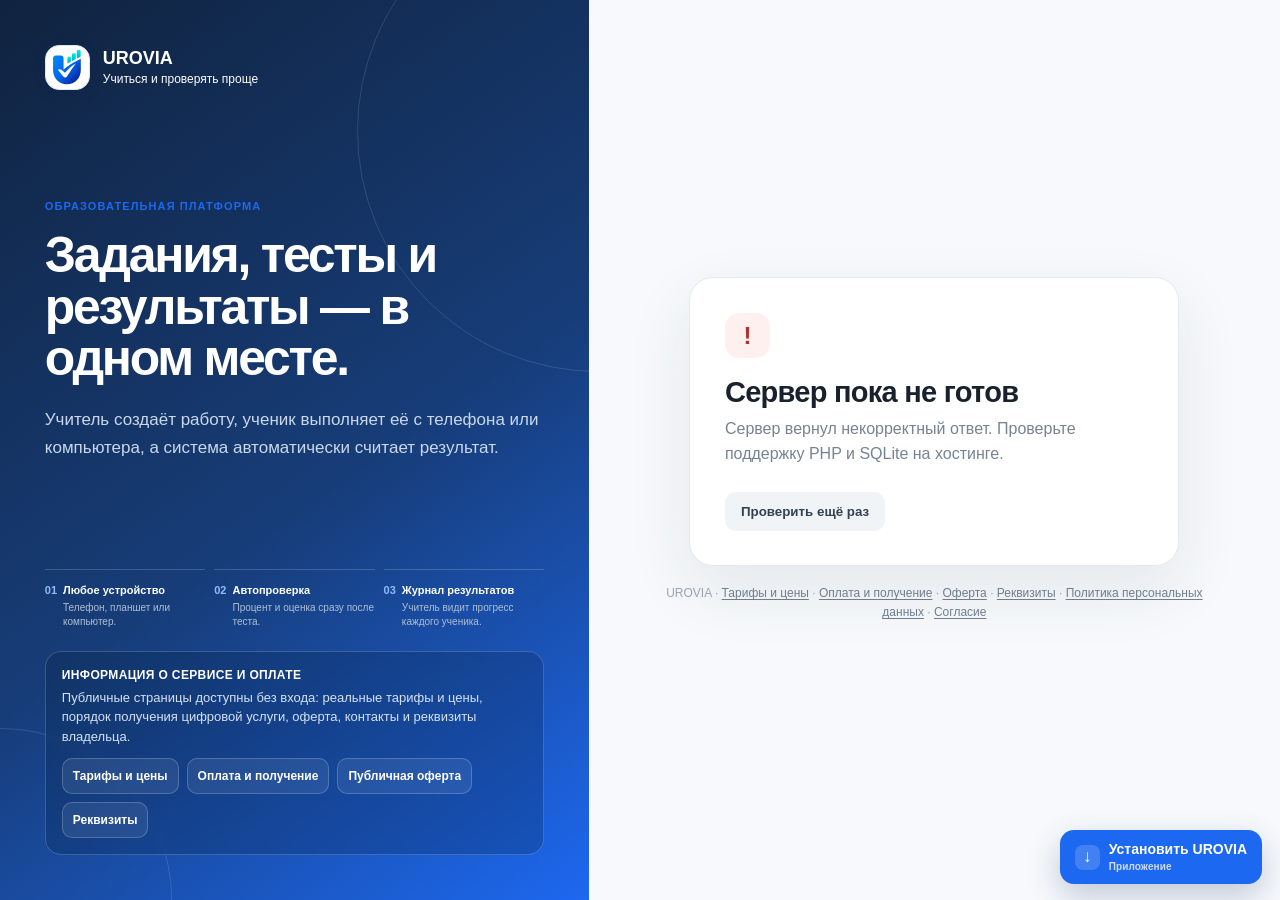
<file: index.html>
<!doctype html>
<html lang="ru" class="auth-pending">
<head>
  <meta charset="utf-8">
  <meta name="viewport" content="width=device-width, initial-scale=1, viewport-fit=cover">
  <meta name="theme-color" id="themeColorMeta" content="#1d68f0">
  <meta name="urovia-release" content="dev">
  <meta name="description" content="UROVIA — задания, тесты и результаты для учителей и учеников.">
  <title>UROVIA - Обучение проще</title>
  <link rel="icon" id="siteFavicon" type="image/png" sizes="128x128" href="favicon.png?v=4">
  <link rel="manifest" href="manifest.webmanifest?v=48">
  <link rel="apple-touch-icon" sizes="180x180" href="icons/icon-180.png?v=4">
  <meta name="apple-mobile-web-app-capable" content="yes">
  <meta name="mobile-web-app-capable" content="yes">
  <meta name="apple-mobile-web-app-status-bar-style" content="default">
  <meta name="apple-mobile-web-app-title" content="UROVIA">
  <link rel="stylesheet" href="styles.css?v=112">
  <link rel="stylesheet" href="sidebar.css?v=1">
  <link rel="stylesheet" href="pwa.css?v=53">
</head>
<body>
  <div class="auth-boot-screen" id="authBootScreen" aria-live="polite">
    <div class="auth-boot-card">
      <div class="auth-boot-spinner" aria-hidden="true"></div>
      <strong>UROVIA</strong>
      <span>Проверяем доступ...</span>
    </div>
  </div>
  <div class="app-shell">
    <aside class="sidebar" id="sidebar">
      <div class="brand">
        <div class="brand-mark">U</div>
        <div>
          <strong>UROVIA</strong>
          <span class="brand-caption">Обучение проще</span>
        </div>
      </div>

      <div class="account-role" id="accountRoleBadge">Загрузка профиля...</div>

      <nav class="nav teacher-nav">
        <button class="nav-item active" data-view="teacher-dashboard"><span class="nav-icon" aria-hidden="true"><svg viewBox="0 0 24 24" fill="none" stroke="currentColor" stroke-width="1.75" stroke-linecap="round" stroke-linejoin="round"><path d="m3 10 9-7 9 7v10a1 1 0 0 1-1 1h-5v-7H9v7H4a1 1 0 0 1-1-1z"/></svg></span><span class="nav-label">Главная</span></button>
        <button class="nav-item" data-view="subjects"><span class="nav-icon" aria-hidden="true"><svg viewBox="0 0 24 24" fill="none" stroke="currentColor" stroke-width="1.75" stroke-linecap="round" stroke-linejoin="round"><path d="M12 7c-3-3-7-3-10-2v15c4-1 7 0 10 2 3-2 6-3 10-2V5c-3-1-7-1-10 2v15"/></svg></span><span class="nav-label">Предметы</span></button>
        <button class="nav-item" data-view="assignments"><span class="nav-icon" aria-hidden="true"><svg viewBox="0 0 24 24" fill="none" stroke="currentColor" stroke-width="1.75" stroke-linecap="round" stroke-linejoin="round"><rect x="5" y="4" width="14" height="17" rx="2"/><path d="M9 4V2h6v2M9 10h6m-6 4h6m-6 4h4"/></svg></span><span class="nav-label">Задания</span></button>
        <button class="nav-item" data-view="paper-tests"><span class="nav-icon" aria-hidden="true"><svg viewBox="0 0 24 24" fill="none" stroke="currentColor" stroke-width="1.75" stroke-linecap="round" stroke-linejoin="round"><path d="M6 9V3h12v6M6 17H4a2 2 0 0 1-2-2v-4a2 2 0 0 1 2-2h16a2 2 0 0 1 2 2v4a2 2 0 0 1-2 2h-2"/><rect x="6" y="14" width="12" height="8" rx="1"/><path d="M18 12h1"/></svg></span><span class="nav-label">UROVIA PAPER</span></button>
        <button class="nav-item" data-view="uvoria-library"><span class="nav-icon" aria-hidden="true"><svg viewBox="0 0 24 24" fill="none" stroke="currentColor" stroke-width="1.75" stroke-linecap="round" stroke-linejoin="round"><rect x="3" y="3" width="5" height="18" rx="1"/><rect x="10" y="3" width="5" height="18" rx="1"/><path d="m17 4 4-1 3 17-4 1z"/></svg></span><span class="nav-label">Библиотека UROVIA</span></button>
        <button class="nav-item" data-view="activity-history"><span class="nav-icon" aria-hidden="true"><svg viewBox="0 0 24 24" fill="none" stroke="currentColor" stroke-width="1.75" stroke-linecap="round" stroke-linejoin="round"><circle cx="12" cy="12" r="9"/><path d="M12 7v5l3 2"/></svg></span><span class="nav-label">История действий</span></button>
        <button class="nav-item platform-admin-only hidden" data-view="connection-requests"><span class="nav-icon" aria-hidden="true"><svg viewBox="0 0 24 24" fill="none" stroke="currentColor" stroke-width="1.75" stroke-linecap="round" stroke-linejoin="round"><rect x="3" y="5" width="18" height="14" rx="2"/><path d="m3 7 9 6 9-6"/></svg></span><span class="nav-label">Обращения</span> <b class="nav-count hidden" id="connectionRequestBadge">0</b></button>
        <button class="nav-item platform-admin-only hidden" data-view="system-backups"><span class="nav-icon" aria-hidden="true"><svg viewBox="0 0 24 24" fill="none" stroke="currentColor" stroke-width="1.75" stroke-linecap="round" stroke-linejoin="round"><ellipse cx="12" cy="5" rx="8" ry="3"/><path d="M4 5v14c0 4 16 4 16 0V5M4 12c0 4 16 4 16 0"/></svg></span><span class="nav-label">Резервные копии</span></button>
        <button class="nav-item admin-only hidden incoming-materials-nav" data-view="incoming-materials"><span class="nav-icon" aria-hidden="true"><svg viewBox="0 0 24 24" fill="none" stroke="currentColor" stroke-width="1.75" stroke-linecap="round" stroke-linejoin="round"><path d="M12 3v12m-5-5 5 5 5-5M4 15v5h16v-5"/></svg></span><span class="nav-label">Полученные материалы</span> <b class="nav-count hidden" id="incomingMaterialsBadge">0</b></button>
        <button class="nav-item admin-only hidden" data-view="school-management"><span class="nav-icon" aria-hidden="true"><svg viewBox="0 0 24 24" fill="none" stroke="currentColor" stroke-width="1.75" stroke-linecap="round" stroke-linejoin="round"><path d="m3 9 9-6 9 6v12H3zM9 21v-7h6v7M9 10h.01M15 10h.01"/></svg></span><span class="nav-label">Управление школой</span></button>
        <button class="nav-item" data-view="classes"><span class="nav-icon" aria-hidden="true"><svg viewBox="0 0 24 24" fill="none" stroke="currentColor" stroke-width="1.75" stroke-linecap="round" stroke-linejoin="round"><circle cx="9" cy="7" r="3"/><path d="M2 21v-3a5 5 0 0 1 5-5h4a5 5 0 0 1 5 5v3M17 4a3 3 0 0 1 0 6m2 4a5 5 0 0 1 3 4v3"/></svg></span><span class="nav-label">Классы и ученики</span></button>
        <button class="nav-item" data-view="journal"><span class="nav-icon" aria-hidden="true"><svg viewBox="0 0 24 24" fill="none" stroke="currentColor" stroke-width="1.75" stroke-linecap="round" stroke-linejoin="round"><rect x="4" y="3" width="16" height="18" rx="2"/><path d="M4 9h16M4 15h16M10 9v12"/></svg></span><span class="nav-label">Журнал</span></button>
        <button class="nav-item" data-view="results"><span class="nav-icon" aria-hidden="true"><svg viewBox="0 0 24 24" fill="none" stroke="currentColor" stroke-width="1.75" stroke-linecap="round" stroke-linejoin="round"><path d="M3 3v18h18M7 17v-5m5 5V7m5 10v-8"/></svg></span><span class="nav-label">Результаты</span></button>
        <button class="nav-item live-execution-nav" data-view="live-execution"><span class="nav-icon" aria-hidden="true"><svg viewBox="0 0 24 24" fill="none" stroke="currentColor" stroke-width="1.75" stroke-linecap="round" stroke-linejoin="round"><path d="M3 12h4l3-7 4 14 3-7h4"/></svg></span><span class="nav-label">Выполнение</span> <b class="nav-count hidden" id="liveExecutionBadge">0</b></button>
        <button class="nav-item" data-view="subscription"><span class="nav-icon" aria-hidden="true"><svg viewBox="0 0 24 24" fill="none" stroke="currentColor" stroke-width="1.75" stroke-linecap="round" stroke-linejoin="round"><path d="m12 3 9 7-9 11L3 10zM3 10h18M8 10l4 11 4-11"/></svg></span><span class="nav-label">Тариф и подписка</span></button>
      </nav>

      <nav class="nav student-nav hidden">
        <button class="nav-item active" data-view="student-dashboard"><span class="nav-icon" aria-hidden="true"><svg viewBox="0 0 24 24" fill="none" stroke="currentColor" stroke-width="1.75" stroke-linecap="round" stroke-linejoin="round"><path d="m3 10 9-7 9 7v10a1 1 0 0 1-1 1h-5v-7H9v7H4a1 1 0 0 1-1-1z"/></svg></span><span class="nav-label">Главная</span></button>
        <button class="nav-item" data-view="student-tasks"><span class="nav-icon" aria-hidden="true"><svg viewBox="0 0 24 24" fill="none" stroke="currentColor" stroke-width="1.75" stroke-linecap="round" stroke-linejoin="round"><rect x="5" y="4" width="14" height="17" rx="2"/><path d="M9 4V2h6v2M9 10h6m-6 4h6m-6 4h4"/></svg></span><span class="nav-label">Мои задания</span></button>
        <button class="nav-item" data-view="student-results"><span class="nav-icon" aria-hidden="true"><svg viewBox="0 0 24 24" fill="none" stroke="currentColor" stroke-width="1.75" stroke-linecap="round" stroke-linejoin="round"><path d="m12 3 2.8 5.8 6.4.9-4.6 4.5 1.1 6.3-5.7-3-5.7 3 1.1-6.3-4.6-4.5 6.4-.9z"/></svg></span><span class="nav-label">Мои оценки</span></button>
      </nav>

      <div class="sidebar-footer">
        <div class="sidebar-legal-links">
          <a href="privacy-policy.html" target="_blank" rel="noopener">Политика ПД</a>
          <a href="personal-data-consent.html" target="_blank" rel="noopener">Согласие</a>
        </div>
      </div>
    </aside>
    <button class="sidebar-scrim" id="sidebarScrim" type="button" aria-label="Закрыть меню" tabindex="-1"></button>

    <main class="main">
      <header class="topbar">
        <button class="icon-btn mobile-only" id="menuBtn" aria-label="Открыть меню">☰</button>
        <div class="topbar-title">
          <p id="eyebrow">Кабинет учителя</p>
          <h1 id="pageTitle">Добрый день!</h1>
        </div>
        <div class="top-actions">
          <div class="school-switcher platform-admin-only hidden">
            <select id="schoolSelector" aria-label="Выбрать школу">
              <option value="0">Выберите школу</option>
            </select>
            <button class="secondary-btn compact-btn" id="createSchoolBtn" type="button">＋ Школа</button>
          </div>
          <div class="fixed-school-badge school-staff-only hidden" id="fixedSchoolBadge">
            <span>Школа</span>
            <strong id="fixedSchoolName">—</strong>
          </div>
          <button class="icon-btn" id="notificationsBtn" aria-label="Уведомления">🔔</button>
          <button class="primary-btn assignment-author-only hidden" id="createTaskBtn">＋ Создать задание</button>
          <div class="top-profile">
            <button class="top-profile-main" id="headerProfileOpen" type="button" title="Открыть профиль">
              <span class="avatar" id="sidebarAvatar">У</span>
              <span class="profile-copy"><strong id="sidebarName">Пользователь</strong><span id="sidebarRole">Загрузка...</span></span>
            </button>
            <button class="logout-btn" id="logoutBtn" title="Выйти" aria-label="Выйти">↪</button>
          </div>
        </div>
      </header>

      <section class="view active" id="teacher-dashboard">
        <div class="hero-card teacher-home-hero">
          <div>
            <span class="pill" id="dashboardAcademicYear">Учебный год</span>
            <h2>Сегодня в ваших классах</h2>
            <p>Сразу видно, что задано, сколько учеников уже выполнили работы и где нужен ваш контроль.</p>
          </div>
          <button class="hero-action assignment-author-only hidden" id="heroCreateBtn">＋ Создать задание</button>
        </div>

        <div class="stats-grid">
          <article class="stat-card"><span>Ученики</span><strong id="dashboardStudents">—</strong><small id="dashboardStudentsHint">загрузка...</small></article>
          <article class="stat-card"><span>Активные задания</span><strong id="dashboardActiveAssignments">—</strong><small id="dashboardActiveHint">загрузка...</small></article>
          <article class="stat-card"><span>Работ сдано</span><strong id="dashboardSubmitted">—</strong><small id="dashboardSubmittedHint">загрузка...</small></article>
          <article class="stat-card"><span>Средний результат</span><strong id="dashboardAverage">—</strong><small id="dashboardAverageHint">загрузка...</small></article>
        </div>

        <div class="content-grid">
          <article class="panel">
            <div class="panel-head">
              <div><span class="section-kicker">Сегодня</span><h3>Что происходит сейчас</h3></div>
              <button class="text-btn" data-view-jump="assignments">Все задания</button>
            </div>
            <div class="task-list" id="teacherDashboardTasks">
              <div class="dashboard-empty">Загрузка активных заданий...</div>
            </div>
          </article>

          <article class="panel">
            <div class="panel-head">
              <div><span class="section-kicker">Мои классы</span><h3>Быстрый доступ к классу</h3></div>
            </div>
            <div class="class-grid" id="teacherDashboardClasses">
              <div class="dashboard-empty">Загрузка классов...</div>
            </div>
          </article>
        </div>
      </section>

      <section class="view" id="subjects">
        <div class="section-toolbar">
          <div>
            <span class="section-kicker">Учебные направления</span>
            <h2>Предметы</h2>
            <p>Добавляйте предметы, открывайте нужный предмет и создавайте в нём задания вручную или из DOCX, PDF, PPT и PPTX.</p>
          </div>
          <button class="primary-btn" id="addSubjectPageBtn" type="button">＋ Добавить предмет</button>
        </div>

        <div class="subjects-layout">
          <div class="panel subjects-list-panel">
            <div class="panel-head">
              <div><span class="section-kicker">Школа</span><h3>Список предметов</h3></div>
            </div>
            <div id="subjectsPageGrid" class="subjects-page-grid">
              <p>Загрузка предметов...</p>
            </div>
          </div>

          <div class="panel subject-detail-panel" id="subjectDetailPanel">
            <div class="subject-empty-state" id="subjectEmptyState">
              <div class="subject-empty-icon">◫</div>
              <h3>Выберите предмет</h3>
              <p>Справа появятся задания этого предмета и инструменты для добавления новых материалов.</p>
            </div>

            <div class="hidden" id="subjectDetailContent">
              <div class="subject-detail-head">
                <div>
                  <span class="section-kicker">Предмет</span>
                  <h2 id="subjectDetailTitle">—</h2>
                  <p id="subjectDetailHint">Задания и материалы по выбранному предмету.</p>
                </div>
                <div class="subject-detail-actions">
                  <button class="secondary-btn admin-only hidden" id="shareSubjectBtn" type="button">↗ Отправить в другую школу</button>
                  <button class="primary-btn assignment-author-only hidden" id="subjectCreateTaskBtn" type="button">＋ Создать задание</button>
                </div>
              </div>

              <div class="subject-import-box">
                <div class="panel-head">
                  <div>
                    <span class="section-kicker">Импорт</span>
                    <h3>Добавить задание из файла</h3>
                  </div>
                  <span class="file-format-badges"><b>DOCX</b><b>PDF</b><b>PPT</b><b>PPTX</b></span>
                </div>
                <p>Загрузите файл в библиотеку предмета. UROVIA создаст черновик задания и попробует автоматически распознать вопросы. Класс выбирается позже — при назначении задания.</p>
                <details class="import-format-help">
                  <summary>Как оформить файл для точного распознавания</summary>
                  <div class="import-format-grid">
                    <code>Один ответ<br>Текст вопроса<br>A) вариант<br>B) вариант<br>TYPE: single<br>ANSWER: A<br>POINTS: 1</code>
                    <code>Несколько ответов<br>Текст вопроса<br>A) вариант<br>B) вариант<br>C) вариант<br>TYPE: multiple<br>ANSWER: A | C<br>POINTS: 2</code>
                    <code>Порядок<br>Текст вопроса<br>• элемент 1<br>• элемент 2<br>TYPE: order<br>ORDER: элемент 2 | элемент 1<br>POINTS: 2</code>
                    <code>Соответствие<br>Текст вопроса<br>TYPE: matching<br>PAIRS: объект 1 = ответ 1 | объект 2 = ответ 2<br>POINTS: 2</code>
                    <code>Короткий / число<br>Текст вопроса<br>TYPE: text<br>ANSWER: правильный ответ<br>ALTERNATIVES: вариант 1 | вариант 2<br>POINTS: 1</code>
                    <code>Исправление / верно-неверно<br>TYPE: correction / true_false<br>ANSWER: правильный ответ<br>POINTS: 1</code>
                  </div>
                  <p class="field-help">Используйте служебные поля шаблона UROVIA: TYPE, ANSWER, POINTS, PAIRS, ORDER и ALTERNATIVES. В одном файле можно смешивать разные типы заданий.</p>
                </details>
                <form id="subjectImportForm" class="subject-import-form">
                  <label>Название задания
                    <input name="title" id="subjectImportTitle" placeholder="Можно оставить пустым — возьмём имя файла">
                  </label>
                  <label class="subject-file-field">Файл задания
                    <input type="file" name="file" id="subjectImportFile" accept=".docx,.pdf,.ppt,.pptx" required>
                    <small>До 20 МБ. Поддерживаются Word DOCX, PDF, PowerPoint PPT и PPTX.</small>
                  </label>
                  <label>Режим контроля
                    <select name="focus_policy" id="subjectImportFocus">
                      <option value="allow">Обычный</option>
                      <option value="strict">Строгий — уход дополнительно фиксируется как нарушение</option>
                    </select>
                    <small>Важно: при любом режиме скрытие вкладки, сворачивание браузера или переход в другое приложение завершает тест с уже отмеченными ответами.</small>
                  </label>
                  <div class="form-error hidden" id="subjectImportError"></div>
                  <div class="import-result hidden" id="subjectImportResult"></div>
                  <button class="primary-btn" type="submit">Загрузить и создать черновик</button>
                </form>
              </div>

              <div class="subject-assignments-block">
                <div class="panel-head">
                  <div><span class="section-kicker">Материалы</span><h3>Задания предмета</h3></div>
                </div>
                <div id="subjectAssignmentsList" class="subject-assignment-list">
                  <p>Загрузка заданий...</p>
                </div>
              </div>
            </div>
          </div>
        </div>
      </section>

      <section class="view" id="assignments">
        <div class="section-toolbar">
          <div><span class="section-kicker">Библиотека</span><h2>Задания</h2><p>Создавайте работу и назначайте её нужным классам или отдельным ученикам.</p></div>
          <button class="primary-btn assignment-author-only hidden" id="createTaskBtn2">＋ Новое задание</button>
        </div>
        <div class="panel">
          <div class="filters">
            <input class="search" id="assignmentSearch" type="search" placeholder="Поиск задания">
            <select id="assignmentStatusFilter"><option value="">Все статусы</option><option value="draft">Черновики</option><option value="review">На проверке</option><option value="ready">Готовые</option><option value="assigned">Назначенные</option><option value="completed">Завершённые</option></select>
          </div>
          <div class="table-wrap">
            <table>
              <thead><tr><th>Задание</th><th>Кому назначено</th><th>Режим</th><th>Сдано</th><th>Статус</th><th class="assignments-actions-head">Действия</th></tr></thead>
              <tbody id="assignmentsTableBody"><tr><td colspan="6">Загрузка...</td></tr></tbody>
            </table>
          </div>
        </div>
      </section>

      <section class="view" id="staff-profile">
        <div class="section-toolbar">
          <div>
            <span class="section-kicker">Сотрудник</span>
            <h2 id="profilePageTitle">Мой профиль</h2>
            <p id="profilePageHint">Личные данные, фото, безопасность, роль и учебные назначения.</p>
          </div>
          <button class="secondary-btn hidden" id="profileBackBtn" type="button">← К сотрудникам школы</button>
        </div>

        <div class="profile-shell">
          <aside class="panel profile-card">
            <div class="profile-photo" id="profilePhoto"><span id="profilePhotoInitials">У</span></div>
            <h3 id="profileDisplayName">Сотрудник UROVIA</h3>
            <span class="status blue" id="profileRoleBadge">Сотрудник</span>
            <p id="profileSchoolSummary">Загрузка...</p>
          </aside>

          <div class="panel profile-workspace">
            <div class="profile-tabs" id="profileTabs">
              <button class="active" type="button" data-profile-tab="main">Основное</button>
              <button type="button" data-profile-tab="photo">Фото</button>
              <button type="button" data-profile-tab="security">Безопасность</button>
              <button type="button" data-profile-tab="access">Роль и доступ</button>
              <button type="button" data-profile-tab="teaching">Предметы и классы</button>
              <button type="button" data-profile-tab="school">Школа</button>
            </div>

            <div class="profile-pane active" data-profile-pane="main">
              <form id="profileBasicForm" class="profile-form">
                <input type="hidden" id="profileUserId" name="user_id">
                <div class="form-row">
                  <label>Фамилия<input id="profileLastName" name="last_name" required></label>
                  <label>Имя<input id="profileFirstName" name="first_name" required></label>
                </div>
                <label>Отчество<input id="profileMiddleName" name="middle_name" placeholder="Если есть"></label>
                <div class="form-row">
                  <label>Email<input id="profileEmail" name="email" type="email" required></label>
                  <label>Телефон<input id="profilePhone" name="phone" type="tel" placeholder="+7 ..."></label>
                </div>
                <label class="privacy-checkbox">
                  <input type="checkbox" name="privacy_basis_confirmed" value="1" required>
                  <span>Подтверждаю законное основание обработки указанных данных. При редактировании собственных данных — даю <a href="personal-data-consent.html" target="_blank" rel="noopener">согласие</a>; при редактировании чужого профиля — подтверждаю наличие законного основания. <a href="privacy-policy.html" target="_blank" rel="noopener">Политика</a>.</span>
                </label>
                <div class="form-error hidden" id="profileBasicError"></div>
                <div class="import-result hidden" id="profileBasicResult"></div>
                <button class="primary-btn" id="profileBasicSaveBtn" type="submit">Сохранить профиль</button>
              </form>
            </div>

            <div class="profile-pane" data-profile-pane="photo">
              <div class="profile-pane-copy">
                <h3>Фото сотрудника</h3>
                <p>PNG, JPG или WebP до 5 МБ. UROVIA подготовит квадратную версию для аватара.</p>
              </div>
              <form id="profileAvatarForm" class="profile-form" enctype="multipart/form-data">
                <input type="hidden" id="profileAvatarUserId" name="user_id">
                <label>Выберите фото<input id="profileAvatarFile" name="avatar" type="file" accept=".png,.jpg,.jpeg,.webp,image/png,image/jpeg,image/webp" required></label>
                <label class="privacy-checkbox">
                  <input type="checkbox" name="privacy_basis_confirmed" value="1" required>
                  <span>Подтверждаю законное основание обработки изображения. Фото используется только как изображение профиля и не предназначено для биометрической идентификации. <a href="privacy-policy.html" target="_blank" rel="noopener">Политика</a>.</span>
                </label>
                <div class="form-error hidden" id="profileAvatarError"></div>
                <button class="primary-btn" id="profileAvatarSaveBtn" type="submit">Загрузить фото</button>
              </form>
            </div>

            <div class="profile-pane" data-profile-pane="security">
              <div class="profile-security-grid">
                <div class="profile-info-card"><span>Логин</span><strong id="profileLoginName">—</strong></div>
                <div class="profile-info-card"><span>Доступ</span><strong id="profileCredentialsState">—</strong></div>
              </div>
              <form id="profilePasswordForm" class="profile-form">
                <h3>Изменить мой пароль</h3>
                <label>Текущий пароль<input name="current_password" type="password" autocomplete="current-password" required></label>
                <div class="form-row">
                  <label>Новый пароль<input name="new_password" type="password" minlength="8" autocomplete="new-password" required></label>
                  <label>Повторите пароль<input name="confirm_password" type="password" minlength="8" autocomplete="new-password" required></label>
                </div>
                <div class="form-error hidden" id="profilePasswordError"></div>
                <div class="import-result hidden" id="profilePasswordResult"></div>
                <button class="primary-btn" type="submit">Изменить пароль</button>
              </form>
              <div class="profile-managed-security hidden" id="profileManagedSecurity">
                <p>Пароль другого сотрудника здесь не показывается и не задаётся. Для учителя используйте безопасную повторную отправку временного доступа из управления школой.</p>
              </div>
              <div class="platform-admin-only hidden mail-test-panel">
                <h3>Проверка отправки почты</h3>
                <p>Тест использует тот же механизм, которым UROVIA отправляет логины, временные пароли и ссылки восстановления.</p>
                <form id="mailTestForm" class="profile-form">
                  <label>Email для теста<input id="mailTestEmail" name="email" type="email" placeholder="info@urovia.ru" required></label>
                  <div class="form-error hidden" id="mailTestError"></div>
                  <div class="import-result hidden" id="mailTestResult"></div>
                  <button class="secondary-btn" type="submit">Отправить тестовое письмо</button>
                </form>
              </div>
            </div>

            <div class="profile-pane" data-profile-pane="access">
              <div id="profileAccessInfo" class="profile-info-list"></div>
            </div>

            <div class="profile-pane" data-profile-pane="teaching">
              <div class="profile-teaching-grid">
                <div><span class="section-kicker">Предметы</span><div id="profileSubjects" class="profile-chip-list"></div></div>
                <div><span class="section-kicker">Классы</span><div id="profileClasses" class="profile-assignment-list"></div></div>
              </div>
            </div>

            <div class="profile-pane" data-profile-pane="school">
              <div id="profileSchools" class="profile-school-list"></div>
            </div>
          </div>
        </div>
      </section>

      <section class="view" id="uvoria-library">
        <div class="section-toolbar">
          <div>
            <span class="section-kicker">Обмен опытом</span>
            <h2>Библиотека UROVIA</h2>
            <p>Проверенные задания, которыми школы добровольно делятся друг с другом. Импорт создаёт независимый черновик.</p>
          </div>
          <button class="secondary-btn" id="refreshLibraryBtn" type="button">↻ Обновить</button>
        </div>

        <div class="panel library-filter-panel library-filter-panel-compact">
          <div class="filters library-filters">
            <input class="search" id="librarySearch" type="search" placeholder="Название, тема, автор или школа">
            <select id="librarySubjectFilter"><option value="">Все предметы</option></select>
            <select id="libraryClassFilter"><option value="">Все классы</option></select>
            <select id="librarySort" aria-label="Сортировка материалов">
              <option value="newest">Сначала новые</option>
              <option value="popular">Сначала популярные</option>
              <option value="questions">Больше вопросов</option>
            </select>
          </div>
        </div>

        <div class="library-layout">
          <section>
            <div class="panel-head standalone library-section-head"><div><span class="section-kicker">Все школы</span><h3>Материалы учителей</h3></div></div>
            <div class="library-grid" id="libraryGrid"><div class="history-empty">Загрузка библиотеки...</div></div>
          </section>

          <aside class="panel library-own-panel">
            <div class="panel-head"><div><span class="section-kicker">Наша школа</span><h3>Публикации</h3></div></div>
            <p class="panel-note">Учитель отправляет задание на публикацию. Администратор школы подтверждает его перед появлением в общей библиотеке.</p>
            <div id="libraryOwnList" class="library-own-list"><p>Загрузка...</p></div>
          </aside>
        </div>
      </section>

      <section class="view" id="activity-history">
        <div class="section-toolbar">
          <div>
            <span class="section-kicker">Журнал школы</span>
            <h2>История действий</h2>
            <p>Изменения заданий, материалов, пользователей и других объектов UROVIA в хронологическом порядке.</p>
          </div>
          <div class="toolbar-actions history-toolbar-actions">
            <button class="secondary-btn" id="refreshHistoryBtn" type="button">↻ Обновить</button>
            <button class="danger-outline-btn" id="clearHistoryBtn" type="button">Очистить историю</button>
          </div>
        </div>

        <div class="panel history-panel">
          <form class="history-filters" id="historyFilters">
            <label>Поиск
              <input id="historySearch" type="search" placeholder="Событие, сотрудник или ID">
            </label>
            <label>Раздел
              <select id="historyEntityFilter">
                <option value="">Все действия</option>
                <option value="assignment">Задания</option>
                <option value="question">Вопросы</option>
                <option value="subject">Предметы</option>
                <option value="class">Классы</option>
                <option value="student">Ученики</option>
                <option value="teacher">Сотрудники</option>
                <option value="school">Школа</option>
                <option value="material">Материалы между школами</option>
              </select>
            </label>
            <button class="primary-btn compact-btn" type="submit">Показать</button>
          </form>

          <div class="history-summary">
            <span id="historyScopeHint">Загрузка журнала...</span>
            <strong id="historyTotal"></strong>
          </div>

          <div class="activity-history-list" id="activityHistoryList">
            <div class="history-empty">Загрузка истории действий...</div>
          </div>
        </div>
      </section>

      <section class="view" id="incoming-materials">
        <div class="section-toolbar">
          <div>
            <span class="section-kicker">Обмен между школами</span>
            <h2>Полученные материалы</h2>
            <p>Материалы из других школ появляются здесь и не добавляются в библиотеку, пока администратор их не примет.</p>
          </div>
          <button class="secondary-btn" id="refreshIncomingMaterialsBtn" type="button">↻ Обновить</button>
        </div>

        <div class="incoming-summary-grid">
          <article class="stat-card"><span>Ожидают решения</span><strong id="incomingPendingCount">0</strong><small>новые пакеты</small></article>
          <article class="stat-card"><span>Принято</span><strong id="incomingAcceptedCount">0</strong><small>в библиотеку школы</small></article>
          <article class="stat-card"><span>Отклонено</span><strong id="incomingRejectedCount">0</strong><small>не добавлено</small></article>
        </div>

        <div class="incoming-tabs">
          <button class="incoming-tab active" type="button" data-incoming-filter="pending">Ожидают</button>
          <button class="incoming-tab" type="button" data-incoming-filter="history">История</button>
          <button class="incoming-tab" type="button" data-incoming-filter="all">Все</button>
        </div>

        <div class="incoming-materials-list" id="incomingMaterialsList">
          <article class="panel"><p>Загрузка входящих материалов...</p></article>
        </div>
      </section>

      <section class="view" id="classes">
        <div class="section-toolbar">
          <div><span class="section-kicker">Ученики</span><h2>Мои классы</h2><p>Откройте класс, чтобы быстро перейти к ученикам, заданиям, оценкам и аналитике.</p></div>
          <button class="primary-btn admin-only hidden" id="createClassBtn">＋ Добавить класс</button>
        </div>
        <div class="large-class-grid" id="classesGrid">
          <article class="panel"><p>Загрузка классов...</p></article>
        </div>
      </section>

      <section class="view platform-admin-only hidden" id="connection-requests">
        <div class="section-toolbar"><div><span class="section-kicker">Подключение платформы</span><h2>Обращения</h2><p>Заявки новых учителей и образовательных организаций.</p></div><button class="secondary-btn" id="refreshConnectionRequests" type="button">↻ Обновить</button></div>
        <div class="stats-grid connection-stats">
          <article class="stat-card"><span>Новые</span><strong id="connectionCountNew">0</strong></article>
          <article class="stat-card"><span>В работе</span><strong id="connectionCountProgress">0</strong></article>
          <article class="stat-card"><span>Подключены</span><strong id="connectionCountConnected">0</strong></article>
          <article class="stat-card"><span>Отклонены</span><strong id="connectionCountDeclined">0</strong></article>
        </div>
        <article class="panel connection-panel">
          <div class="panel-head"><h3>Заявки на подключение</h3><select id="connectionStatusFilter" aria-label="Статус заявки"><option value="all">Все заявки</option><option value="new">Новые</option><option value="in_progress">В работе</option><option value="connected">Подключены</option><option value="declined">Отклонены</option></select></div>
          <p class="panel-note">Заявка не создаёт учётную запись. После связи с заявителем создайте школу или сотрудника в обычном разделе управления и отметьте заявку как подключённую.</p>
          <p id="connectionListMessage" role="status" aria-live="polite"></p>
          <div id="connectionRequestsList" class="connection-requests-list"></div>
          <div class="connection-pagination"><button class="secondary-btn" id="connectionPrev" type="button" disabled>←</button><span id="connectionPage">1 / 1</span><button class="secondary-btn" id="connectionNext" type="button" disabled>→</button></div>
        </article>
      </section>

      <section class="view" id="system-backups">
        <div class="section-toolbar">
          <div>
            <span class="section-kicker">Защита данных</span>
            <h2>Резервные копии UROVIA</h2>
            <p>Полный снимок базы данных и загруженных материалов всех школ.</p>
          </div>
          <button class="primary-btn" id="createBackupBtn" type="button">＋ Создать копию сейчас</button>
        </div>

        <div class="backup-overview-grid">
          <article class="panel backup-overview-card">
            <span>Автоматически</span>
            <strong>1 раз в день</strong>
            <small>Копия создаётся при первом обращении к платформе в новый день.</small>
          </article>
          <article class="panel backup-overview-card">
            <span>Хранение</span>
            <strong>30 дней</strong>
            <small>Старые архивы удаляются автоматически.</small>
          </article>
          <article class="panel backup-overview-card">
            <span>Состав копии</span>
            <strong>База + файлы</strong>
            <small id="backupDatabaseHint">База данных, импортированные задания, изображения и другие материалы storage.</small>
          </article>
        </div>

        <article class="panel database-migration-panel" id="databaseMigrationPanel">
          <div class="panel-head">
            <div>
              <span class="section-kicker">База данных</span>
              <h3>Хранилище UROVIA</h3>
            </div>
            <span class="status blue" id="databaseDriverBadge">Проверка...</span>
          </div>
          <div class="database-status-box" id="databaseStatusBox">
            Проверяем текущее подключение к базе данных...
          </div>
          <form id="databaseMigrationForm" class="database-migration-form hidden" autocomplete="off">
            <div class="database-migration-warning">
              <b>Безопасный перенос SQLite → MySQL</b>
              <span>Перед переключением UROVIA создаст полную резервную копию SQLite, перенесёт записи с сохранением ID, сверит количество строк и внешние связи. При любой ошибке платформа останется на SQLite.</span>
            </div>
            <div class="form-row">
              <label>Основной хост MySQL
                <input name="host" type="text" value="185.9.147.250" placeholder="localhost или IP сервера" required>
              </label>
              <label>Порт
                <input name="port" type="number" min="1" max="65535" value="3312" required>
              </label>
            </div>
            <label>Резервные хосты
              <textarea name="fallback_hosts" rows="2" placeholder="Можно указать дополнительные IP через пробел или с новой строки"></textarea>
            </label>
            <div class="form-row">
              <label>Имя базы
                <input name="database" type="text" value="urovia" autocomplete="off" required>
              </label>
              <label>Пользователь MySQL
                <input name="user" type="text" value="dagxam2025" autocomplete="off" required>
              </label>
            </div>
            <label>Пароль MySQL
              <input name="password" type="password" autocomplete="new-password" required>
              <small>Пароль отправляется только по текущему защищённому запросу и сохраняется в закрытом файле storage на сервере. В GitHub он не попадает.</small>
            </label>
            <div class="form-error hidden" id="databaseMigrationError"></div>
            <div class="import-result hidden" id="databaseMigrationResult"></div>
            <button class="primary-btn" id="databaseMigrationBtn" type="submit">Перенести данные и включить MySQL</button>
          </form>
        </article>

        <article class="panel backup-panel">
          <div class="panel-head">
            <div>
              <span class="section-kicker">Архивы</span>
              <h3>Сохранённые копии</h3>
            </div>
            <button class="secondary-btn compact-btn" id="refreshBackupsBtn" type="button">↻ Обновить</button>
          </div>
          <div class="backup-security-note">
            <b>Системная копия содержит данные всех школ.</b>
            <span>Скачивание доступно только главному администратору UROVIA. Храните архивы в защищённом месте.</span>
          </div>
          <div class="backup-status" id="backupStatus">Загрузка резервных копий...</div>
          <div class="table-wrap">
            <table class="backup-table">
              <thead>
                <tr>
                  <th>Дата</th>
                  <th>Тип</th>
                  <th>Размер</th>
                  <th>Материалы</th>
                  <th>Контроль</th>
                  <th></th>
                </tr>
              </thead>
              <tbody id="backupsBody">
                <tr><td colspan="6">Загрузка...</td></tr>
              </tbody>
            </table>
          </div>
        </article>
      </section>

      <section class="view school-management-view" id="school-management">
        <div class="section-toolbar school-management-toolbar">
          <div><span class="section-kicker">Администрирование</span><h2>Управление школой</h2><p>Предметы, учителя и их назначения по классам.</p></div>
          <div class="toolbar-actions">
            <button class="secondary-btn" id="addSubjectBtn">＋ Предмет</button>
            <button class="primary-btn school-manager-only hidden" id="addTeacherBtn">＋ Учитель</button>
          </div>
        </div>
        <div class="school-manager-note school-manager-only hidden">
          <span class="school-manager-note-icon" aria-hidden="true">✓</span>
          <div>
            <b>Управление сотрудниками школы</b>
            <span>Администратор школы может добавлять учителей, назначать им предметы и классы и отправлять данные доступа на email.</span>
          </div>
        </div>
        <article class="panel platform-admin-only hidden school-branding-panel">
          <div class="panel-head">
            <div>
              <span class="section-kicker">Оформление</span>
              <h3>Цвет интерфейса школы</h3>
            </div>
          </div>
          <p class="panel-note">По умолчанию используется фирменный синий UROVIA. Главный администратор может задать каждой школе свой цвет меню, кнопок и акцентов.</p>
          <form id="schoolBrandingForm" class="branding-form">
            <input type="hidden" name="theme_color" id="schoolThemeColor" value="#1d68f0">
            <div class="branding-presets" aria-label="Готовые цвета">
              <button type="button" class="branding-swatch" data-theme-color="#1d68f0" style="--swatch:#1d68f0" title="Синий"></button>
              <button type="button" class="branding-swatch" data-theme-color="#16a36a" style="--swatch:#16a36a" title="Зелёный"></button>
              <button type="button" class="branding-swatch" data-theme-color="#7c4dff" style="--swatch:#7c4dff" title="Фиолетовый"></button>
              <button type="button" class="branding-swatch" data-theme-color="#e05a32" style="--swatch:#e05a32" title="Оранжевый"></button>
              <button type="button" class="branding-swatch" data-theme-color="#d13f63" style="--swatch:#d13f63" title="Малиновый"></button>
              <button type="button" class="branding-swatch" data-theme-color="#0f8fa8" style="--swatch:#0f8fa8" title="Бирюзовый"></button>
            </div>
            <div class="form-error hidden" id="schoolBrandingError"></div>
            <div class="import-result hidden" id="schoolBrandingResult"></div>
            <button class="primary-btn" type="submit">Сохранить цвет школы</button>
          </form>
        </article>

        <article class="panel admin-only hidden school-workflow-settings-panel">
          <div class="panel-head">
            <div>
              <span class="section-kicker">Проверка заданий</span>
              <h3>Согласование перед назначением</h3>
            </div>
          </div>
          <p class="panel-note">Если включено, учитель сначала отправляет готовый черновик администратору школы. Только после одобрения задание можно назначить классу.</p>
          <form id="assignmentReviewSettingsForm" class="school-setting-form">
            <label class="school-setting-toggle">
              <input type="checkbox" id="assignmentReviewRequired">
              <span>
                <b>Требовать проверку администратором</b>
                <small>Черновик → На проверке → Готово → Назначено → Завершено</small>
              </span>
            </label>
            <div class="form-error hidden" id="assignmentReviewSettingsError"></div>
            <div class="import-result hidden" id="assignmentReviewSettingsResult"></div>
            <button class="primary-btn" type="submit">Сохранить настройку</button>
          </form>
        </article>

        <article class="panel admin-only hidden school-grade-scale-panel">
          <div class="panel-head">
            <div>
              <span class="section-kicker">Оценивание</span>
              <h3>Шкала оценок</h3>
            </div>
            <span class="grade-scale-badge">2–5</span>
          </div>
          <p class="panel-note">Настройте минимальный процент для оценок 3, 4 и 5. Диапазоны пересчитываются автоматически и применяются к новым автоматическим результатам.</p>
          <form id="gradeScaleSettingsForm" class="school-setting-form grade-scale-form">
            <div class="grade-scale-grid">
              <label class="grade-scale-item grade-scale-5">
                <span class="grade-scale-mark">5</span>
                <span class="grade-scale-copy"><b>Отлично</b><small id="gradeScaleRange5">85–100%</small></span>
                <input type="number" id="gradeScale5Min" name="grade_5_min" min="3" max="100" value="85" required>
              </label>
              <label class="grade-scale-item grade-scale-4">
                <span class="grade-scale-mark">4</span>
                <span class="grade-scale-copy"><b>Хорошо</b><small id="gradeScaleRange4">71–84%</small></span>
                <input type="number" id="gradeScale4Min" name="grade_4_min" min="2" max="99" value="71" required>
              </label>
              <label class="grade-scale-item grade-scale-3">
                <span class="grade-scale-mark">3</span>
                <span class="grade-scale-copy"><b>Удовлетворительно</b><small id="gradeScaleRange3">50–70%</small></span>
                <input type="number" id="gradeScale3Min" name="grade_3_min" min="1" max="98" value="50" required>
              </label>
              <div class="grade-scale-item grade-scale-2 is-fixed">
                <span class="grade-scale-mark">2</span>
                <span class="grade-scale-copy"><b>Неудовлетворительно</b><small id="gradeScaleRange2">0–49%</small></span>
                <span class="grade-scale-fixed">авто</span>
              </div>
            </div>
            <div class="grade-scale-preview" id="gradeScalePreview">5: 85–100% · 4: 71–84% · 3: 50–70% · 2: 0–49%</div>
            <div class="form-error hidden" id="gradeScaleSettingsError"></div>
            <div class="import-result hidden" id="gradeScaleSettingsResult"></div>
            <button class="primary-btn" type="submit">Сохранить шкалу</button>
          </form>
        </article>

        <div class="school-management-sections">
          <article class="panel school-management-section school-curriculum-section">
            <div class="panel-head school-management-section-head">
              <div>
                <span class="section-kicker">Учебный план</span>
                <h3>Предметы школы</h3>
                <p>Предметы вынесены в отдельный блок и используются при назначении учителей и создании заданий.</p>
              </div>
            </div>
            <div id="schoolSubjectsList" class="subject-admin-list"><p>Загрузка предметов...</p></div>
          </article>
          <article class="panel school-management-section school-staff-section">
            <div class="panel-head school-management-section-head">
              <div>
                <span class="section-kicker">Сотрудники</span>
                <h3>Учителя школы</h3>
                <p>Добавление учителей, отправка доступа и назначения по предметам и классам.</p>
              </div>
            </div>
            <div class="table-wrap">
              <table class="school-teachers-table">
                <thead><tr><th>Учитель</th><th>Email</th><th>Предметы и классы</th><th></th></tr></thead>
                <tbody id="schoolTeachersBody"><tr><td colspan="4">Загрузка...</td></tr></tbody>
              </table>
            </div>
          </article>
          <article class="panel admin-only hidden school-admins-panel school-management-section">
            <div class="panel-head">
              <div><span class="section-kicker">Контроль доступа</span><h3>Администраторы школы</h3></div>
              <button class="primary-btn compact-btn platform-admin-only hidden" id="addSchoolAdminBtn" type="button">＋ Администратор</button>
            </div>
            <p class="panel-note">Только главный администратор UROVIA управляет админскими правами. Один сотрудник может одновременно быть администратором школы и учителем.</p>
            <div class="table-wrap">
              <table class="school-admins-table">
                <thead><tr><th>Администратор</th><th>Email</th><th>Статус</th><th></th></tr></thead>
                <tbody id="schoolAdminsBody"><tr><td colspan="4">Загрузка...</td></tr></tbody>
              </table>
            </div>
          </article>
        </div>
      
        <article class="panel platform-admin-only hidden admin-subscription-panel">
          <div class="panel-head">
            <div>
              <span class="section-kicker">Монетизация</span>
              <h3>Подписки сотрудников</h3>
            </div>
            <button class="secondary-btn compact-btn" id="refreshAdminSubscriptionsBtn" type="button">↻ Обновить</button>
          </div>
          <p class="panel-note">Главный администратор UROVIA может вручную выдать PRO или Premium сотруднику выбранной школы. Ручной доступ не удаляет платёжную историю и в будущем не будет конфликтовать с оплатой через эквайринг.</p>
          <div class="table-wrap">
            <table class="admin-subscriptions-table">
              <thead>
                <tr><th>Сотрудник</th><th>Роль</th><th>Текущий тариф</th><th>Ручной доступ</th><th></th></tr>
              </thead>
              <tbody id="adminSubscriptionsBody"><tr><td colspan="5">Загрузка...</td></tr></tbody>
            </table>
          </div>
        </article>
</section>

      <section class="view" id="journal">
        <div class="section-toolbar">
          <div>
            <span class="section-kicker">Успеваемость класса</span>
            <h2>Журнал</h2>
            <p>Выберите класс и предмет. В журнале показываются только ученики выбранного класса и их последние оценки по работам.</p>
          </div>
          <button class="secondary-btn" id="exportJournalBtn" type="button">⇩ Экспорт</button>
        </div>

        <div class="results-overview-grid journal-overview-grid">
          <article class="result-overview-card"><span>Учеников</span><strong id="journalStudentsCount">—</strong><small>в выбранном классе</small></article>
          <article class="result-overview-card"><span>Работ</span><strong id="journalAssignmentsCount">—</strong><small>в текущем периоде</small></article>
          <article class="result-overview-card"><span>Средний результат</span><strong id="journalAveragePercent">—</strong><small>по выполненным работам</small></article>
          <article class="result-overview-card"><span>Выполнено</span><strong id="journalCompletion">—</strong><small>от всех назначенных работ</small></article>
        </div>

        <div class="panel journal-panel">
          <div class="journal-filters">
            <label>Класс
              <select id="journalClassFilter"><option value="">Выберите класс</option></select>
            </label>
            <label>Предмет
              <select id="journalSubjectFilter"><option value="">Выберите предмет</option></select>
            </label>
            <label>Работа
              <select id="journalAssignmentFilter"><option value="">Все работы</option></select>
            </label>
            <label>Период
              <select id="journalPeriodFilter">
                <option value="30">30 дней</option>
                <option value="90" selected>90 дней</option>
                <option value="180">180 дней</option>
                <option value="0">Все время</option>
              </select>
            </label>
            <button class="secondary-btn journal-class-reset-btn" id="journalClassResetBtn" type="button" disabled>
              ↺ Сбросить работу класса
            </button>
          </div>

          <div class="journal-summary" id="journalSummary">
            Выберите класс и предмет для загрузки журнала.
          </div>

          <div class="journal-table-wrap" id="journalTableWrap">
            <div class="history-empty">
              <b>Журнал готов к работе</b>
              <span>После выбора класса и предмета здесь появятся ученики и оценки.</span>
            </div>
          </div>
        </div>
      </section>

      <section class="view" id="results">
        <div class="section-toolbar">
          <div><span class="section-kicker">Аналитика</span><h2>Результаты</h2><p>Сводная аналитика успеваемости, лучшие ученики, классы и школы. Подробные оценки и действия по работам находятся в разделе «Журнал».</p></div>
        </div>
        <div class="results-overview-grid">
          <article class="result-overview-card"><span>Результатов</span><strong id="resultsOverviewCount">—</strong><small>по текущему фильтру</small></article>
          <article class="result-overview-card"><span>Средний результат</span><strong id="resultsOverviewAverage">—</strong><small>процент выполнения</small></article>
          <article class="result-overview-card"><span>Средняя оценка</span><strong id="resultsOverviewGrade">—</strong><small>по шкале 2–5</small></article>
          <article class="result-overview-card"><span>Требуют внимания</span><strong id="resultsOverviewAttention">—</strong><small>проверка или черновик</small></article>
        </div>

        <div class="results-leaderboard-filter">
          <div class="results-leaderboard-filter-main">
            <span class="results-leaderboard-filter-icon" aria-hidden="true">★</span>
            <div class="results-leaderboard-filter-copy">
              <span class="section-kicker">Рейтинг по предмету</span>
              <strong id="resultsLeaderboardScopeLabel">Все предметы</strong>
              <small>Выберите предмет — лучшие ученики и классы пересчитаются только по его выполненным работам.</small>
              <div class="results-leaderboard-filter-meta">
                <span id="resultsLeaderboardSubjectCount">Загрузка предметов…</span>
                <span>Школы-лидеры считаются отдельно по общим результатам</span>
              </div>
            </div>
          </div>
          <label class="results-leaderboard-subject-control">
            <span>Предмет</span>
            <div class="results-leaderboard-select-wrap">
              <select id="resultsLeaderboardSubjectFilter" aria-label="Предмет для рейтинга учеников и классов">
                <option value="">Все предметы</option>
              </select>
              <span class="results-leaderboard-select-arrow" aria-hidden="true">⌄</span>
            </div>
          </label>
        </div>

        <div class="results-leaderboard-grid" id="resultsLeaderboardGrid">
          <article class="panel result-leader-card">
            <div class="result-leader-head">
              <div><span class="section-kicker">Лидер</span><h3>Лучшие ученики</h3></div>
              <div class="result-leader-head-actions">
                <span class="result-leader-scope" id="resultsStudentLeaderScope">Все предметы</span>
                <span class="result-leader-icon">★</span>
              </div>
            </div>
            <p>Главный показатель — итоговый процент по выполненным работам. У каждого ученика указаны школа и класс. В режиме «Все предметы» учитываются все работы, а при выборе предмета — только работы этого предмета.</p>
            <div class="result-leader-list" id="resultsStudentLeaders"><div class="history-empty">Загрузка рейтинга...</div></div>
          </article>
          <article class="panel result-leader-card">
            <div class="result-leader-head">
              <div><span class="section-kicker">Классы</span><h3>Классы-лидеры</h3></div>
              <div class="result-leader-head-actions">
                <span class="result-leader-scope" id="resultsClassLeaderScope">Все предметы</span>
                <span class="result-leader-icon">▦</span>
              </div>
            </div>
            <p>Рейтинг классов по средней оценке выполненных работ. У каждого класса указана школа, чтобы принадлежность была понятна при работе нескольких школ. Показываются до 5 лидеров.</p>
            <div class="result-leader-list" id="resultsClassLeaders"><div class="history-empty">Загрузка рейтинга...</div></div>
          </article>
          <article class="panel result-leader-card hidden" id="resultsSchoolLeaderCard">
            <div class="result-leader-head">
              <div><span class="section-kicker">Сеть UROVIA</span><h3>Школы-лидеры</h3></div>
              <span class="result-leader-icon">◎</span>
            </div>
            <p>Рейтинг школ по средней оценке всех выполненных работ. Показываются до 5 лидеров.</p>
            <div class="result-leader-list" id="resultsSchoolLeaders"><div class="history-empty">Загрузка рейтинга...</div></div>
          </article>
        </div>

      </section>

      <section class="view staff-only-view" id="live-execution">
        <div class="section-toolbar live-execution-toolbar">
          <div>
            <span class="section-kicker">В реальном времени</span>
            <h2>Выполнение заданий</h2>
            <p>Здесь отображаются ученики, которые выполняют задания прямо сейчас. Данные обновляются автоматически.</p>
          </div>
          <button class="secondary-btn" id="refreshLiveExecutionBtn" type="button">↻ Обновить</button>
        </div>

        <div class="results-overview-grid live-execution-overview">
          <article class="result-overview-card">
            <span>Выполняют сейчас</span>
            <strong id="liveExecutionCount">0</strong>
            <small>активных учеников</small>
          </article>
          <article class="result-overview-card">
            <span>Классов онлайн</span>
            <strong id="liveExecutionClasses">0</strong>
            <small>с активными попытками</small>
          </article>
          <article class="result-overview-card">
            <span>Заданий выполняется</span>
            <strong id="liveExecutionAssignments">0</strong>
            <small>разных работ</small>
          </article>
          <article class="result-overview-card">
            <span>Обновлено</span>
            <strong id="liveExecutionUpdated">—</strong>
            <small>автообновление каждые 20 сек.</small>
          </article>
        </div>

        <div class="panel live-execution-panel">
          <div class="panel-head">
            <div>
              <span class="section-kicker">Сейчас</span>
              <h3>Активные ученики</h3>
            </div>
            <span class="live-execution-legend"><i></i> На связи</span>
          </div>
          <div id="liveExecutionList" class="live-execution-list" aria-live="polite">
            <div class="history-empty">
              <b>Загрузка активности...</b>
              <span>Проверяем, кто выполняет задания в данный момент.</span>
            </div>
          </div>
        </div>
      </section>

      <section class="view" id="subscription">
        <div class="section-toolbar">
          <div>
            <span class="section-kicker">UROVIA</span>
            <h2>Тариф и подписка</h2>
            <p>Бесплатный тариф включается автоматически: 1 класс, до 10 учеников и 1 активное задание. Для увеличения лимитов и расширенных функций выберите платный тариф.</p>
          </div>
          <span class="subscription-stage-badge">Бесплатный доступ включён автоматически</span>
        </div>

        <div class="subscription-current panel subscription-staff-extra">
          <div>
            <span class="section-kicker">Текущий доступ</span>
            <h3 id="subscriptionCurrentPlan">Загрузка...</h3>
            <p id="subscriptionCurrentStatus">Проверяем состояние подписки.</p>
            <div class="subscription-current-actions" id="subscriptionCurrentActions"></div>
          </div>
          <div class="subscription-usage" id="subscriptionUsage"></div>
        </div>

        <div class="subscription-plans" id="subscriptionPlans">
          <div class="dashboard-empty">Загрузка тарифов...</div>
        </div>

        <div class="panel subscription-payment-info subscription-staff-extra">
          <div>
            <span class="section-kicker">Оплата через ЮKassa</span>
            <h3>Защищённая платёжная форма</h3>
            <p>После выбора тарифа пользователь переходит на защищённую страницу ЮKassa. UROVIA не получает и не хранит номер карты; подписка активируется только после подтверждённого webhook от ЮKassa.</p>
          </div>
          <div class="subscription-payment-points">
            <span>Банковские карты</span>
            <span>СБП</span>
            <span>SberPay / Mir Pay</span>
            <span>Автопродление — только с согласия</span>
          </div>
        </div>

        <article class="panel platform-admin-only hidden yookassa-admin-panel">
          <div class="panel-head">
            <div>
              <span class="section-kicker">ЮKassa · модерация сайта</span>
              <h3>Реквизиты владельца UROVIA</h3>
            </div>
            <span class="status blue" id="yookassaConnectionBadge">Проверяем подключение</span>
          </div>
          <p class="panel-note">Эти данные публикуются на странице <b>urovia.ru/requisites.php</b> и используются для проверки сайта ЮKassa. Для самозанятого обязательны Ф.И.О., ИНН, телефон, почтовый адрес и email. Указывайте только реальные сведения владельца сервиса.</p>
          <form id="legalProfileForm" class="profile-form legal-profile-form">
            <label>Статус
              <select id="legalEntityType" name="entity_type">
                <option value="self_employed">Самозанятый</option>
                <option value="ip">Индивидуальный предприниматель</option>
                <option value="company">Юридическое лицо</option>
              </select>
            </label>
            <div class="form-row">
              <label>Ф.И.О. / наименование
                <input id="legalName" name="legal_name" autocomplete="organization" placeholder="Как указано при регистрации" required>
              </label>
              <label>ИНН
                <input id="legalInn" name="inn" inputmode="numeric" maxlength="12" placeholder="10 или 12 цифр" required>
              </label>
            </div>
            <div class="form-row">
              <label>ОГРН / ОГРНИП
                <input id="legalOgrn" name="ogrn" placeholder="Для ИП/организации, если применимо">
              </label>
              <label>Телефон
                <input id="legalPhone" name="phone" type="tel" autocomplete="tel" placeholder="+7 ..." required>
              </label>
            </div>
            <label>Юридический / фактический адрес
              <input id="legalAddress" name="legal_address" placeholder="Адрес для публикации">
            </label>
            <label>Почтовый адрес
              <input id="legalPostalAddress" name="postal_address" autocomplete="street-address" placeholder="Индекс, регион, населённый пункт, улица, дом" required>
            </label>
            <div class="form-row">
              <label>Email
                <input id="legalEmail" name="email" type="email" autocomplete="email" value="info@urovia.ru" required>
              </label>
              <label>Email поддержки
                <input id="legalSupportEmail" name="support_email" type="email" value="info@urovia.ru">
              </label>
            </div>
            <label>Налоговая / чековая информация
              <textarea id="legalTaxNote" name="tax_note" rows="2" maxlength="500" placeholder="Например: плательщик НПД, чек формируется через «Мой налог»"></textarea>
            </label>
            <div class="form-error hidden" id="legalProfileError"></div>
            <div class="import-result hidden" id="legalProfileResult"></div>
            <div class="legal-profile-actions">
              <button class="primary-btn" type="submit">Сохранить реквизиты</button>
              <a class="secondary-btn" href="requisites.php" target="_blank" rel="noopener">Открыть реквизиты</a>
              <a class="secondary-btn" href="offer.php" target="_blank" rel="noopener">Открыть оферту</a>
              <a class="secondary-btn" href="pricing.php" target="_blank" rel="noopener">Открыть тарифы</a>
              <a class="secondary-btn" href="payment-info.php" target="_blank" rel="noopener">Оплата и получение услуги</a>
            </div>
            <small class="field-help" id="yookassaWebhookHint">Webhook: https://urovia.ru/api/subscription/yookassa-webhook.php</small>
          </form>

          <div class="yookassa-config-divider"></div>

          <form id="yookassaConfigForm" class="profile-form yookassa-config-form">
            <div class="panel-head compact">
              <div>
                <span class="section-kicker">API ЮKassa</span>
                <h3>Подключение магазина</h3>
              </div>
            </div>
            <p class="panel-note">После завершения регистрации магазина ЮKassa вставьте сюда <b>shopId</b> и <b>секретный ключ</b>. Ключ хранится только в закрытом storage на сервере и не попадает в GitHub.</p>
            <div class="form-row">
              <label>shopId
                <input id="yookassaShopId" name="shop_id" autocomplete="off" placeholder="Например: 123456">
              </label>
              <label>Секретный ключ
                <input id="yookassaSecretKey" name="secret_key" type="password" autocomplete="new-password" placeholder="Оставьте пустым, чтобы не менять">
              </label>
            </div>
            <label class="school-setting-toggle">
              <input type="checkbox" id="yookassaTestMode" name="test_mode" checked>
              <span>
                <b>Тестовый режим</b>
                <small>Оставьте включённым до проверки тестового платежа и webhook.</small>
              </span>
            </label>
            <label class="school-setting-toggle">
              <input type="checkbox" id="yookassaRecurringEnabled" name="recurring_enabled">
              <span>
                <b>ЮKassa разрешила автоплатежи</b>
                <small>Включайте только после отдельного подтверждения ЮKassa. Пока этот флаг выключен, все покупки проходят как разовые платежи без сохранения способа оплаты.</small>
              </span>
            </label>
            <div class="yookassa-endpoints">
              <div><span>Webhook</span><code id="yookassaWebhookUrl">https://urovia.ru/api/subscription/yookassa-webhook.php</code></div>
              <div><span>Возврат после оплаты</span><code id="yookassaReturnUrl">https://urovia.ru/payment-return.html</code></div>
            </div>
            <div class="form-error hidden" id="yookassaConfigError"></div>
            <div class="import-result hidden" id="yookassaConfigResult"></div>
            <button class="primary-btn" type="submit">Сохранить подключение ЮKassa</button>
          </form>
        </article>

        <article class="panel platform-admin-only hidden yookassa-payments-panel">
          <div class="panel-head">
            <div>
              <span class="section-kicker">ЮKassa · контроль</span>
              <h3>Платежи и чеки НПД</h3>
            </div>
            <div class="yookassa-payments-actions">
              <label class="compact-check"><input type="checkbox" id="showArchivedYooKassaPayments"> <span>Показать архив</span></label>
              <button class="secondary-btn compact-btn" id="refreshYooKassaPaymentsBtn" type="button">↻ Обновить</button>
            </div>
          </div>
          <p class="panel-note">Для самозанятого успешный платёж нужно зарегистрировать в «Мой налог» и передать чек покупателю. Неуспешные и отменённые записи можно удалить из журнала; оплаченные и ожидающие подтверждения платежи безопасно перемещаются в архив без потери финансовой истории.</p>
          <div class="table-wrap">
            <table class="yookassa-payments-table">
              <thead><tr><th>Платёж</th><th>Пользователь</th><th>Тариф</th><th>Сумма</th><th>Статус</th><th>Чек</th><th></th></tr></thead>
              <tbody id="yookassaPaymentsBody"><tr><td colspan="7">Загрузка...</td></tr></tbody>
            </table>
          </div>
        </article>
      </section>

      <section class="view" id="student-dashboard">
        <div class="student-welcome">
          <div><span class="pill" id="studentClassBadge">Класс</span><h2 id="studentWelcomeTitle">Мои задания</h2><p id="studentWelcomeText">Загрузка назначенных работ...</p></div>
          <div class="student-score"><span>Текущие задания</span><strong id="studentActiveTasksCount">0</strong><small>из базы UROVIA</small></div>
        </div>
        <div class="student-layout">
          <div>
            <div class="panel-head standalone"><div><span class="section-kicker">На очереди</span><h3>Нужно выполнить</h3></div></div>
            <div class="student-task-cards" id="studentDashboardTasks">
              <article class="student-task"><p>Загрузка заданий...</p></article>
            </div>
          </div>
          <aside class="panel recent-grades">
            <div class="panel-head"><div><span class="section-kicker">Недавно</span><h3>Последние оценки</h3></div></div>
            <div id="studentRecentGrades"><div class="dashboard-empty">Загрузка оценок...</div></div>
          </aside>
        </div>

        <section class="student-progress-section">
          <div class="panel-head standalone">
            <div><span class="section-kicker">Прогресс</span><h3>Мои результаты по предметам</h3></div>
            <span class="student-progress-trend" id="studentProgressTrend">Загрузка...</span>
          </div>
          <div class="student-progress-grid" id="studentProgressGrid">
            <div class="dashboard-empty">Загрузка прогресса...</div>
          </div>
        </section>
      </section>

      <section class="view" id="student-tasks">
        <div class="section-toolbar"><div><span class="section-kicker">Учёба</span><h2>Мои задания</h2><p>Все текущие и завершённые работы.</p></div></div>
        <div class="student-task-cards" id="studentTasksList">
          <article class="student-task"><p>Загрузка заданий...</p></article>
        </div>
      </section>

      <section class="view" id="student-results">
        <div class="section-toolbar student-results-toolbar">
          <div><span class="section-kicker">Успеваемость</span><h2>Мои оценки</h2><p>Все выполненные работы, проценты и опубликованные оценки в одном месте.</p></div>
        </div>

        <div class="student-results-overview" id="studentResultsOverview">
          <article><span>Выполнено работ</span><strong id="studentResultsCount">—</strong><small>за всё время</small></article>
          <article><span>Средний результат</span><strong id="studentResultsAverage">—</strong><small>по выполненным работам</small></article>
          <article><span>Средняя оценка</span><strong id="studentResultsGradeAverage">—</strong><small>по шкале 2–5</small></article>
          <article><span>Лучший результат</span><strong id="studentResultsBest">—</strong><small>максимальный процент</small></article>
        </div>

        <div class="student-results-cards" id="studentResultsCards">
          <article class="student-result-card loading-card">Загрузка результатов...</article>
        </div>

        <div class="panel student-results-desktop-panel">
          <div class="panel-head">
            <div><span class="section-kicker">История</span><h3>Все работы</h3></div>
          </div>
          <div class="table-wrap">
            <table class="student-results-table"><thead><tr><th>Дата</th><th>Предмет</th><th>Задание</th><th>Баллы</th><th>Результат</th><th>Оценка</th><th>Комментарий</th></tr></thead>
              <tbody id="studentResultsBody"><tr><td colspan="7">Загрузка...</td></tr></tbody>
            </table>
          </div>
        </div>
      </section>
    </main>
  </div>

  <div class="modal-backdrop hidden" id="attemptReviewModal">
    <div class="modal attempt-review-modal">
      <button class="modal-close" data-close-modal="attemptReviewModal">×</button>
      <div id="attemptReviewContent">
        <div class="attempt-review-loading">Загрузка разбора работы...</div>
      </div>
    </div>
  </div>

  <div class="modal-backdrop hidden" id="resultEditModal">
    <div class="modal result-edit-modal">
      <button class="modal-close" data-close-modal="resultEditModal">×</button>
      <span class="section-kicker">Корректировка результата</span>
      <h2 id="resultEditTitle">Результат ученика</h2>
      <p id="resultEditMeta"></p>

      <div class="result-baseline-grid">
        <div><span>Автоматически</span><strong id="resultAutoScore">—</strong><small id="resultAutoGrade">—</small></div>
        <div><span>Сейчас видит ученик</span><strong id="resultPublishedScore">—</strong><small id="resultPublishedGrade">—</small></div>
        <div><span>Версия</span><strong id="resultRevision">0</strong><small id="resultPublishedAt">Не корректировалась</small></div>
      </div>

      <form id="resultEditForm" class="result-edit-form">
        <input type="hidden" name="attempt_id" id="resultAttemptId">
        <div class="form-row">
          <label>Баллы
            <input name="score" id="resultEditScore" type="number" min="0" step="0.01" required>
            <small id="resultScoreLimit">Максимум: —</small>
          </label>
          <label>Оценка
            <select id="resultEditGrade" name="grade" required>
              <option value="5">5 — отлично</option>
              <option value="4">4 — хорошо</option>
              <option value="3">3 — удовлетворительно</option>
              <option value="2">2 — неудовлетворительно</option>
            </select>
            <small id="resultCalculatedPercent">Процент: — · оценку можно изменить вручную</small>
          </label>
        </div>
        <label>Комментарий ученику
          <textarea name="comment" id="resultEditComment" rows="4" maxlength="2000" placeholder="Например: после разбора спорного ответа добавлен 1 балл."></textarea>
        </label>
        <div class="result-edit-note">Сохранение создаёт черновик. Ученик увидит изменения только после отдельной публикации.</div>
        <div class="form-error hidden" id="resultEditError"></div>
        <div class="import-result hidden" id="resultEditSuccess"></div>
        <div class="result-edit-actions">
          <button class="secondary-btn" type="button" id="resultResetAutoBtn">Вернуть автоматический результат</button>
          <button class="secondary-btn" type="submit" id="resultSaveDraftBtn">Сохранить черновик</button>
          <button class="primary-btn" type="button" id="resultPublishBtn">Опубликовать обновлённую оценку</button>
        </div>
      </form>
    </div>
  </div>

  <div class="modal-backdrop hidden" id="libraryPreviewModal">
    <div class="modal class-details-modal library-preview-modal">
      <button class="modal-close" data-close-modal="libraryPreviewModal">×</button>
      <span class="section-kicker">Библиотека UROVIA</span>
      <h2 id="libraryPreviewTitle">Материал</h2>
      <p id="libraryPreviewMeta"></p>
      <div id="libraryPreviewQuestions" class="library-preview-questions"></div>
      <div class="modal-actions" id="libraryPreviewActions"></div>
    </div>
  </div>

  <div class="modal-backdrop hidden" id="libraryAuthorModal">
    <div class="modal class-details-modal library-author-modal">
      <button class="modal-close" data-close-modal="libraryAuthorModal">×</button>
      <div id="libraryAuthorContent">
        <div class="dashboard-empty">Загрузка профиля автора...</div>
      </div>
    </div>
  </div>

  <div class="modal-backdrop hidden" id="libraryAuthorEditModal">
    <div class="modal library-author-edit-modal">
      <button class="modal-close" data-close-modal="libraryAuthorEditModal">×</button>
      <span class="section-kicker">Главный администратор</span>
      <h2>Изменить автора материала</h2>
      <p id="libraryAuthorEditMeta">Материал библиотеки</p>
      <div class="library-author-edit-note">
        Меняется только автор, который показывается в Библиотеке UROVIA. Исходное задание, его владелец, назначения и результаты не изменяются.
      </div>
      <form id="libraryAuthorEditForm">
        <label>Новый автор
          <select id="libraryAuthorSelect" required>
            <option value="">Загрузка учителей...</option>
          </select>
          <small class="field-help">Доступны действующие учителя школы, из которой опубликован материал.</small>
        </label>
        <div class="form-error hidden" id="libraryAuthorEditError"></div>
        <div class="import-result hidden" id="libraryAuthorEditResult"></div>
        <button class="primary-btn full" type="submit">Сохранить автора</button>
      </form>
    </div>
  </div>


  <div class="modal-backdrop hidden" id="paymentReceiptModal">
    <div class="modal">
      <button class="modal-close" data-close-modal="paymentReceiptModal">×</button>
      <span class="section-kicker">ЮKassa · самозанятый</span>
      <h2>Статус чека НПД</h2>
      <p id="paymentReceiptMeta">Платёж</p>
      <form id="paymentReceiptForm">
        <input type="hidden" id="paymentReceiptOrderId">
        <label>Статус
          <select id="paymentReceiptStatus">
            <option value="pending">Ожидает формирования</option>
            <option value="issued">Чек сформирован и передан</option>
            <option value="not_required">Не требуется / другой режим</option>
          </select>
        </label>
        <label>Ссылка или номер чека
          <input id="paymentReceiptReference" maxlength="500" placeholder="Ссылка из «Мой налог» или номер чека">
        </label>
        <div class="form-error hidden" id="paymentReceiptError"></div>
        <button class="primary-btn full" type="submit">Сохранить статус чека</button>
      </form>
    </div>
  </div>

  <div class="modal-backdrop hidden" id="adminSubscriptionModal">
    <div class="modal">
      <button class="modal-close" data-close-modal="adminSubscriptionModal">×</button>
      <span class="section-kicker">Главный администратор UROVIA</span>
      <h2>Назначить подписку</h2>
      <p id="adminSubscriptionPerson">Сотрудник</p>
      <form id="adminSubscriptionForm">
        <input type="hidden" id="adminSubscriptionUserId" name="user_id">
        <label>Тариф
          <select id="adminSubscriptionPlan" name="plan_code" required>
            <option value="none">Нет тарифа — снять ручное назначение</option>
            <option value="pro">PRO</option>
            <option value="premium">Premium</option>
          </select>
        </label>
        <label>Срок
          <select id="adminSubscriptionDuration" name="duration" required>
            <option value="30">30 дней</option>
            <option value="90">90 дней</option>
            <option value="180">180 дней</option>
            <option value="365">1 год</option>
            <option value="unlimited">Бессрочно</option>
          </select>
        </label>
        <label>Комментарий
          <textarea id="adminSubscriptionNote" name="note" rows="3" maxlength="500" placeholder="Например: методист школы, тестовый доступ, договор №..."></textarea>
        </label>
        <div class="form-error hidden" id="adminSubscriptionError"></div>
        <button class="primary-btn full" type="submit">Сохранить подписку</button>
        <small class="field-help">«Нет тарифа» снимает только ручное назначение. Если у сотрудника есть оплаченный тариф, он сохраняется; если оплаты нет — рабочий доступ останется закрыт.</small>
      </form>
    </div>
  </div>

  <div class="modal-backdrop hidden" id="subscriptionPaymentModal">
    <div class="modal subscription-payment-modal">
      <button class="modal-close" data-close-modal="subscriptionPaymentModal">×</button>
      <span class="section-kicker">UROVIA</span>
      <h2>Оформление подписки</h2>
      <p>Выберите период. Банковские данные вводятся только на защищённой странице платёжного провайдера.</p>
      <form id="subscriptionPaymentForm">
        <input type="hidden" name="plan_code" id="subscriptionPaymentPlan" value="pro">
        <div class="subscription-checkout-plan">
          <span>Тариф</span>
          <strong id="subscriptionPaymentPlanName">PRO</strong>
        </div>
        <label>Период
          <select name="billing_period" id="subscriptionPaymentPeriod">
            <option value="month">1 месяц</option>
            <option value="year">1 год</option>
          </select>
        </label>
        <label>Email для чека
          <input type="email" id="subscriptionReceiptEmail" autocomplete="email" required>
        </label>
        <div class="subscription-checkout-total">
          <span>К оплате</span>
          <strong id="subscriptionPaymentTotal">—</strong>
        </div>
        <label class="privacy-checkbox" id="subscriptionRecurringConsentWrap">
          <input type="checkbox" id="subscriptionRecurringConsent">
          <span id="subscriptionRecurringConsentText">Разрешить автоматическое продление. Перед подключением автосписаний условия и периодичность будут показаны отдельно.</span>
        </label>
        <div class="form-error hidden" id="subscriptionPaymentError"></div>
        <button class="primary-btn full" type="submit">Продолжить к защищённой оплате</button>
        <small class="subscription-payment-note">Платёж будет создан только если на сервере настроены shopId и секретный ключ ЮKassa. При включённом автопродлении платёжный способ сохраняется у ЮKassa, а не в UROVIA.</small>
      </form>
    </div>
  </div>

  <div class="modal-backdrop hidden" id="taskModal">
    <div class="modal">
      <button class="modal-close" data-close-modal="taskModal">×</button>
      <span class="section-kicker">Новое задание</span>
      <h2>Создать задание</h2>
      <p>Создайте задание в библиотеке выбранного предмета. Класс назначается отдельно после подготовки задания.</p>
      <form id="taskForm">
        <label>Название<input name="title" required placeholder="Например: Контрольная работа №3"></label>
        <label>Предмет<select name="subject_id" id="taskSubject" required><option value="">Загрузка...</option></select></label>
        <label>Тип
          <select name="type">
            <option value="quiz">Онлайн-тест</option>
            <option value="independent">Самостоятельная работа</option>
            <option value="file">Задание с материалом</option>
          </select>
        </label>
        <div class="form-row">
          <label>Время, минут<input name="time_limit_minutes" type="number" min="1" max="300" placeholder="Без ограничения"></label>
          <label>Попыток<input name="max_attempts" type="number" min="1" max="10" value="1" required></label>
        </div>
        <label>Режим контроля
          <select name="focus_policy" id="focusPolicy">
            <option value="allow">Обычный</option>
            <option value="strict">Строгий — уход дополнительно фиксируется как нарушение</option>
          </select>
          <small class="field-help">Скрытие вкладки, сворачивание браузера, переход в другое приложение или потеря фокуса при работе в нескольких окнах Android завершают тест. Учитываются ответы, отмеченные до этого момента.</small>
        </label>
        <div class="strict-warning hidden" id="strictWarning"><b>Строгий контроль</b><span>Уход со страницы дополнительно фиксируется как нарушение. Переключение на другое окно Android, вкладку или приложение также считается уходом из теста.</span></div>

        <div class="form-error hidden" id="taskFormError"></div>
        <button class="primary-btn full" type="submit">Создать черновик</button>
      </form>
    </div>
  </div>

  <div class="modal-backdrop hidden" id="libraryPublishModal">
    <div class="modal library-publish-modal">
      <button class="modal-close" data-close-modal="libraryPublishModal">×</button>
      <span class="section-kicker">Библиотека UROVIA</span>
      <h2>Опубликовать материал</h2>
      <p id="libraryPublishAssignmentTitle">Задание</p>
      <form id="libraryPublishForm">
        <label>Режим публикации
          <select id="libraryPublishMode" name="sale_mode">
            <option value="free">Бесплатно для коллег</option>
            <option value="paid">Платный материал</option>
          </select>
        </label>
        <label class="hidden" id="libraryPublishPriceWrap">Цена, ₽
          <input id="libraryPublishPrice" name="price" type="number" min="1" max="100000" step="1" placeholder="Например: 99">
        </label>
        <small class="field-help" id="libraryPublishSellNote">Продажа материалов доступна на PRO/Premium.</small>
        <div class="form-error hidden" id="libraryPublishError"></div>
        <button class="primary-btn full" type="submit">Опубликовать</button>
      </form>
    </div>
  </div>

  <div class="modal-backdrop hidden" id="schoolModal">
    <div class="modal">
      <button class="modal-close" data-close-modal="schoolModal">×</button>
      <span class="section-kicker">Организация</span>
      <h2>Добавить школу</h2>
      <p>Создайте отдельное пространство школы. Классы, предметы и задания внутри него будут отделены от личных данных.</p>
      <form id="schoolForm">
        <label>Название школы<input name="name" placeholder="Например: МБОУ СОШ №12" required></label>
        <label>Город / населённый пункт<input name="city" placeholder="Например: Махачкала"></label>
        <div class="form-section-title">Администратор этой школы</div>
        <div class="form-row">
          <label>Имя<input name="admin_first_name" required></label>
          <label>Фамилия<input name="admin_last_name" required></label>
        </div>
        <label>Email администратора<input name="admin_email" type="email" required></label>
        <label>Пароль администратора<input name="admin_password" type="password" minlength="8" required><small>Минимум 8 символов.</small></label>
        <label class="privacy-checkbox">
          <input type="checkbox" name="privacy_basis_confirmed" value="1" required>
          <span>Подтверждаю наличие законного основания для передачи и обработки персональных данных администратора школы. Если согласие требуется законом, оно получено. <a href="privacy-policy.html" target="_blank" rel="noopener">Политика</a>.</span>
        </label>
        <div class="form-error hidden" id="schoolFormError"></div>
        <button class="primary-btn full" type="submit">Создать школу и администратора</button>
      </form>
    </div>
  </div>

  <div class="modal-backdrop hidden" id="classModal">
    <div class="modal">
      <button class="modal-close" data-close-modal="classModal">×</button>
      <span class="section-kicker">Новый класс</span>
      <h2>Создать класс</h2>
      <p>После создания система автоматически выдаст общий код для входа учеников.</p>
      <form id="classForm">
        <label>Название класса<input name="name" placeholder="Например: 7А" required></label>
        <label>Учебный год<input name="academic_year" placeholder="2026 / 2027"></label>
        <div class="form-error hidden" id="classFormError"></div>
        <button class="primary-btn full" type="submit">Создать класс</button>
      </form>
    </div>
  </div>

  <div class="modal-backdrop hidden" id="classDetailsModal">
    <div class="modal class-details-modal">
      <button class="modal-close" data-close-modal="classDetailsModal">×</button>
      <div class="class-details-heading">
        <div><span class="section-kicker">Класс</span><h2 id="classDetailsTitle">Класс</h2></div>
        <button class="secondary-btn compact-btn admin-only hidden" id="editClassFromDetailsBtn" type="button">✎ Редактировать класс</button>
      </div>
      <div class="class-access-box">
        <div><span>Код класса</span><strong id="classJoinCode">—</strong></div>
        <button class="secondary-btn" id="copyClassCodeBtn" type="button">Скопировать код</button>
      </div>
      <div class="registration-switch admin-only hidden">
        <div><b>Первичная регистрация</b><small>Администратор школы открывает её на 20 минут. За это время ученики выбирают себя и создают PIN.</small></div>
        <button class="secondary-btn" id="toggleRegistrationBtn" type="button">—</button>
      </div>
      <div class="import-box">
        <h3>Загрузить учеников из файла</h3>
        <p>Сначала UROVIA распознает список. Перед добавлением можно исправить фамилию или имя и удалить лишнюю строку. На PRO/Premium также можно добавить пропущенного ученика вручную.</p>
        <form id="importStudentsForm">
          <input type="file" name="file" accept=".doc,.docx,.pdf,.xls,.xlsx,application/msword,application/vnd.openxmlformats-officedocument.wordprocessingml.document,application/pdf,application/vnd.ms-excel,application/vnd.openxmlformats-officedocument.spreadsheetml.sheet" required>
          <small class="field-help">Word DOC/DOCX, PDF, Excel XLS/XLSX · до 10 МБ.</small>
          <label class="privacy-checkbox">
            <input type="checkbox" name="privacy_basis_confirmed" value="1" required>
            <span>Подтверждаю, что имею законное основание передавать данные учащихся в UROVIA, включая согласие законного представителя, если оно требуется законом. <a href="privacy-policy.html" target="_blank" rel="noopener">Политика</a>.</span>
          </label>
          <button class="primary-btn" type="submit">Проверить файл</button>
        </form>
        <div class="form-error hidden" id="importStudentsError"></div>
        <div class="import-result hidden" id="importStudentsResult"></div>

        <div class="student-import-preview hidden" id="studentImportPreview">
          <div class="preview-toolbar">
            <div><b>Проверьте список перед добавлением</b><small id="studentImportPreviewMeta">—</small></div>
            <button class="secondary-btn compact-btn" id="addPreviewStudentBtn" type="button">＋ Строка</button>
          </div>
          <div class="table-wrap">
            <table class="student-preview-table">
              <thead><tr><th>№</th><th>Фамилия</th><th>Имя</th><th>Проверка</th><th></th></tr></thead>
              <tbody id="studentImportPreviewBody"></tbody>
            </table>
          </div>
          <button class="primary-btn full" id="confirmStudentsImportBtn" type="button">Добавить проверенный список</button>
        </div>
      </div>
      <div class="panel-head class-list-head">
        <div><span class="section-kicker">Состав</span><h3>Ученики</h3></div>
        <div class="class-student-head-actions"><button class="primary-btn compact-btn hidden" id="addStudentManualBtn" type="button">＋ Добавить ученика</button><strong id="classStudentsCount">0</strong></div>
      </div>
      <div id="classStudentsList" class="class-students-list"></div>
    </div>
  </div>

  <div class="modal-backdrop hidden" id="classEditModal">
    <div class="modal class-edit-modal">
      <button class="modal-close" data-close-modal="classEditModal">×</button>
      <span class="section-kicker">Настройки класса</span>
      <h2 id="classEditTitle">Редактировать класс</h2>
      <p>Можно изменить название и учебный год уже созданного класса.</p>

      <form id="classEditForm" class="class-edit-form">
        <input type="hidden" id="classEditId" name="class_id">
        <label>Название класса
          <input id="classEditName" name="name" maxlength="80" placeholder="Например: 7А" required>
        </label>
        <label>Учебный год
          <input id="classEditAcademicYear" name="academic_year" maxlength="40" placeholder="2026 / 2027">
        </label>
        <div class="form-error hidden" id="classEditError"></div>
        <div class="import-result hidden" id="classEditResult"></div>
        <button class="primary-btn full" id="classEditSaveBtn" type="submit">Сохранить изменения</button>
      </form>

      <div class="class-delete-zone">
        <div>
          <span class="section-kicker">Опасное действие</span>
          <h3>Удалить класс полностью</h3>
          <p id="classDeleteWarning">Будет удалён класс и все данные его учеников.</p>
        </div>
        <button class="danger-btn full" id="deleteClassBtn" type="button">Удалить класс и всех учеников</button>
      </div>
    </div>
  </div>

  <div class="modal-backdrop hidden" id="addStudentModal">
    <div class="modal student-edit-modal">
      <button class="modal-close" data-close-modal="addStudentModal">×</button>
      <span class="section-kicker">PRO / Premium</span>
      <h2>Добавить ученика</h2>
      <p id="addStudentHint">Ученик будет добавлен в выбранный класс.</p>
      <form id="addStudentForm">
        <div class="form-row"><label>Фамилия<input name="last_name" autocomplete="family-name" required></label><label>Имя<input name="first_name" autocomplete="given-name" required></label></div>
        <label>Отчество<input name="middle_name" autocomplete="additional-name" placeholder="Необязательно"></label>
        <label class="privacy-checkbox"><input type="checkbox" name="privacy_basis_confirmed" value="1" required><span>Подтверждаю наличие законного основания для передачи данных учащегося в UROVIA. <a href="privacy-policy.html" target="_blank" rel="noopener">Политика</a>.</span></label>
        <div class="form-error hidden" id="addStudentError"></div>
        <button class="primary-btn full" id="addStudentSaveBtn" type="submit">Добавить ученика</button>
      </form>
    </div>
  </div>

  <div class="modal-backdrop hidden" id="studentEditModal">
    <div class="modal student-edit-modal">
      <button class="modal-close" data-close-modal="studentEditModal">×</button>
      <span class="section-kicker">Ученик</span>
      <h2>Редактировать данные</h2>
      <p id="studentEditHint">Изменения сохранятся у существующего ученика. PIN, задания и результаты останутся без изменений.</p>
      <form id="studentEditForm">
        <input type="hidden" id="studentEditId" name="student_id">
        <div class="form-row">
          <label>Фамилия
            <input id="studentEditLastName" name="last_name" autocomplete="family-name" required>
          </label>
          <label>Имя
            <input id="studentEditFirstName" name="first_name" autocomplete="given-name" required>
          </label>
        </div>
        <label>Отчество
          <input id="studentEditMiddleName" name="middle_name" autocomplete="additional-name" placeholder="Необязательно">
        </label>
        <div class="student-edit-preserve">
          <b>Что останется без изменений</b>
          <span>PIN ученика, выполненные задания, попытки, оценки и принадлежность к текущему классу.</span>
        </div>
        <label class="privacy-checkbox">
          <input type="checkbox" name="privacy_basis_confirmed" value="1" required>
          <span>Подтверждаю наличие законного основания для уточнения персональных данных учащегося. <a href="privacy-policy.html" target="_blank" rel="noopener">Политика</a>.</span>
        </label>
        <div class="form-error hidden" id="studentEditError"></div>
        <div class="import-result hidden" id="studentEditResult"></div>
        <button class="primary-btn full" type="submit" id="studentEditSaveBtn">Сохранить изменения</button>
      </form>
    </div>
  </div>

  <div class="modal-backdrop hidden" id="subjectModal">
    <div class="modal">
      <button class="modal-close" data-close-modal="subjectModal">×</button>
      <span class="section-kicker">Учебный план</span>
      <h2>Добавить предмет</h2>
      <form id="subjectForm">
        <label>Название предмета<input name="name" placeholder="Например: История Дагестана" required></label>
        <div class="form-error hidden" id="subjectFormError"></div>
        <button class="primary-btn full" type="submit">Добавить предмет</button>
      </form>
    </div>
  </div>

  <div class="modal-backdrop hidden" id="teacherModal">
    <div class="modal school-staff-modal">
      <button class="modal-close" data-close-modal="teacherModal">×</button>
      <span class="section-kicker">Сотрудник школы</span>
      <h2>Добавить учителя</h2>
      <form id="teacherForm">
        <div class="form-row">
          <label>Имя<input name="first_name" required></label>
          <label>Фамилия<input name="last_name" required></label>
        </div>
        <label>Email<input name="email" type="email" required></label>
        <p class="form-hint">Пароль вручную задавать не нужно. После создания нажмите «Отправить доступ» — UROVIA сгенерирует логин и временный пароль и отправит их на email учителя.</p>
        <label class="privacy-checkbox">
          <input type="checkbox" name="privacy_basis_confirmed" value="1" required>
          <span>Подтверждаю наличие законного основания для передачи и обработки персональных данных учителя. Если согласие требуется законом, оно получено. <a href="privacy-policy.html" target="_blank" rel="noopener">Политика</a>.</span>
        </label>
        <div class="form-error hidden" id="teacherFormError"></div>
        <button class="primary-btn full" type="submit">Создать учителя</button>
      </form>
    </div>
  </div>

  <div class="modal-backdrop hidden" id="temporaryPasswordModal" data-locked="1">
    <div class="modal">
      <span class="section-kicker">Безопасность</span>
      <h2>Создайте новый пароль</h2>
      <p>Вы вошли с временным паролем из письма. Перед продолжением установите свой постоянный пароль.</p>
      <form id="temporaryPasswordForm">
        <label>Новый пароль
          <div class="password-field">
            <input name="new_password" id="temporaryNewPassword" type="password" minlength="8" autocomplete="new-password" required>
            <button type="button" class="show-password" data-app-password-target="temporaryNewPassword">Показать</button>
          </div>
        </label>
        <label>Повторите пароль
          <div class="password-field">
            <input name="confirm_password" id="temporaryConfirmPassword" type="password" minlength="8" autocomplete="new-password" required>
            <button type="button" class="show-password" data-app-password-target="temporaryConfirmPassword">Показать</button>
          </div>
        </label>
        <small>Минимум 8 символов. Это окно нельзя закрыть до смены временного пароля.</small>
        <div class="form-error hidden" id="temporaryPasswordError"></div>
        <button class="primary-btn full" id="temporaryPasswordSaveBtn" type="submit">Сохранить новый пароль</button>
      </form>
    </div>
  </div>

  <div class="modal-backdrop hidden" id="schoolAdminModal">
    <div class="modal">
      <button class="modal-close" data-close-modal="schoolAdminModal">×</button>
      <span class="section-kicker">Права школы</span>
      <h2 id="schoolAdminModalTitle">Назначить администратора</h2>
      <p id="schoolAdminModalHint">Создайте нового администратора школы или укажите email уже существующего администратора UROVIA.</p>
      <form id="schoolAdminForm">
        <input type="hidden" name="admin_id" id="schoolAdminId">
        <div class="form-row">
          <label>Имя<input name="first_name" id="schoolAdminFirstName" required></label>
          <label>Фамилия<input name="last_name" id="schoolAdminLastName" required></label>
        </div>
        <label>Email<input name="email" id="schoolAdminEmail" type="email" required></label>
        <label>Пароль<input name="password" id="schoolAdminPassword" type="password" minlength="8"><small id="schoolAdminPasswordHint">Для нового администратора — минимум 8 символов.</small></label>
        <label class="privacy-checkbox">
          <input type="checkbox" name="privacy_basis_confirmed" value="1" required>
          <span>Подтверждаю наличие законного основания для обработки данных администратора школы. Если согласие требуется законом, оно получено. <a href="privacy-policy.html" target="_blank" rel="noopener">Политика</a>.</span>
        </label>
        <div class="form-error hidden" id="schoolAdminFormError"></div>
        <button class="primary-btn full" id="saveSchoolAdminBtn" type="submit">Назначить администратора</button>
      </form>
    </div>
  </div>

  <div class="modal-backdrop hidden" id="teacherAssignmentsModal">
    <div class="modal class-details-modal school-assignments-modal">
      <button class="modal-close" data-close-modal="teacherAssignmentsModal">×</button>
      <span class="section-kicker">Права учителя</span>
      <h2 id="teacherAssignmentsTitle">Назначения</h2>
      <p>Отметьте конкретные сочетания «предмет + класс». Учитель сможет создавать задания только для них.</p>
      <div id="teacherAssignmentsMatrix" class="assignment-matrix"></div>
      <div class="form-error hidden" id="teacherAssignmentsError"></div>
      <button class="primary-btn full" id="saveTeacherAssignmentsBtn" type="button">Сохранить назначения</button>
    </div>
  </div>

  <div class="modal-backdrop hidden" id="duplicateAssignmentModal">
    <div class="modal duplicate-assignment-modal">
      <button class="modal-close" data-close-modal="duplicateAssignmentModal">×</button>
      <span class="section-kicker">Копирование задания</span>
      <h2 id="duplicateAssignmentTitle">Дублировать задание</h2>
      <p>Создаётся независимый черновик со всеми вопросами, вариантами ответа, изображениями и настройками A/B/C/D. Классы, попытки и результаты не копируются.</p>
      <form id="duplicateAssignmentForm">
        <input type="hidden" id="duplicateAssignmentSourceId">
        <label>Название новой копии
          <input id="duplicateAssignmentName" name="title" maxlength="180" required>
        </label>

        <div class="form-row">
          <label>Открыть с
            <input id="duplicateAssignmentStartsAt" name="starts_at" type="datetime-local">
          </label>
          <label>Дедлайн
            <input id="duplicateAssignmentDueAt" name="due_at" type="datetime-local">
          </label>
        </div>

        <div class="form-row">
          <label>Время, минут
            <input id="duplicateAssignmentTimeLimit" name="time_limit_minutes" type="number" min="1" max="600" placeholder="Без ограничения">
          </label>
          <label>Попыток
            <input id="duplicateAssignmentMaxAttempts" name="max_attempts" type="number" min="1" max="10" value="1" required>
          </label>
        </div>

        <label>Режим контроля
          <select id="duplicateAssignmentFocusPolicy" name="focus_policy">
            <option value="allow">Обычный</option>
            <option value="strict">Строгий — уход дополнительно фиксируется как нарушение</option>
          </select>
          <small class="field-help">В любом режиме скрытие вкладки завершает тест с уже отмеченными ответами.</small>
        </label>

        <div class="duplicate-copy-summary" id="duplicateCopySummary"></div>
        <div class="form-error hidden" id="duplicateAssignmentError"></div>
        <button class="primary-btn full" type="submit">Создать копию и открыть конструктор</button>
      </form>
    </div>
  </div>

  <div class="modal-backdrop hidden" id="assignToClassModal">
    <div class="modal assign-class-modal">
      <button class="modal-close" data-close-modal="assignToClassModal">×</button>
      <span class="section-kicker">Публикация</span>
      <h2 id="assignToClassTitle">Назначить задание</h2>
      <p>Назначьте работу всему классу или одному ученику. Время можно задать отдельно для каждого назначения.</p>
      <form id="assignToClassForm" class="assign-class-form">
        <input type="hidden" id="assignToClassAssignmentId">

        <div class="assign-target-switch" role="radiogroup" aria-label="Кому назначить">
          <label><input type="radio" name="assign_target_type" value="class" checked><span>Классу</span></label>
          <label><input type="radio" name="assign_target_type" value="student"><span>Отдельному ученику</span></label>
        </div>

        <label class="assign-class-field">Класс
          <select id="assignToClassSelect" required>
            <option value="">Выберите класс</option>
          </select>
        </label>

        <label class="assign-class-field hidden" id="assignStudentField">Ученик
          <select id="assignToStudentSelect">
            <option value="">Сначала выберите класс</option>
          </select>
        </label>

        <fieldset class="assign-time-field">
          <legend>Время выполнения</legend>
          <div class="assign-time-options">
            <label><input type="radio" name="assign_time_limit" value="" checked><span>Без ограничения</span></label>
            <label><input type="radio" name="assign_time_limit" value="10"><span>10 мин</span></label>
            <label><input type="radio" name="assign_time_limit" value="15"><span>15 мин</span></label>
            <label><input type="radio" name="assign_time_limit" value="20"><span>20 мин</span></label>
            <label><input type="radio" name="assign_time_limit" value="25"><span>25 мин</span></label>
            <label><input type="radio" name="assign_time_limit" value="30"><span>30 мин</span></label>
            <label><input type="radio" name="assign_time_limit" value="35"><span>35 мин</span></label>
            <label><input type="radio" name="assign_time_limit" value="40"><span>40 мин</span></label>
            <label><input type="radio" name="assign_time_limit" value="45"><span>45 мин</span></label>
            <label><input type="radio" name="assign_time_limit" value="50"><span>50 мин</span></label>
            <label><input type="radio" name="assign_time_limit" value="55"><span>55 мин</span></label>
            <label><input type="radio" name="assign_time_limit" value="60"><span>1 час</span></label>
          </div>
          <small>После начала попытки время фиксируется и не изменится у уже начавшего ученика.</small>
        </fieldset>

        <div class="form-error hidden" id="assignToClassError"></div>
        <button class="primary-btn full assign-class-submit" type="submit">Назначить</button>
      </form>
    </div>
  </div>

  <div class="modal-backdrop hidden" id="shareSubjectModal">
    <div class="modal class-details-modal">
      <button class="modal-close" data-close-modal="shareSubjectModal">×</button>
      <span class="section-kicker">Обмен между школами</span>
      <h2 id="shareSubjectTitle">Отправить предмет в другую школу</h2>
      <p>Предмет и выбранные задания попадут во входящие школы-получателя. Они появятся в её библиотеке только после решения администратора.</p>
      <form id="shareSubjectForm">
        <label>Школа-получатель
          <select id="shareTargetSchool" required>
            <option value="">Выберите школу</option>
          </select>
        </label>
        <div class="share-assignment-picker">
          <div class="panel-head"><div><span class="section-kicker">Содержимое</span><h3>Какие задания отправить</h3></div></div>
          <div id="shareAssignmentsList"></div>
        </div>
        <div class="form-error hidden" id="shareSubjectError"></div>
        <div class="import-result hidden" id="shareSubjectResult"></div>
        <button class="primary-btn full" type="submit">Отправить во входящие</button>
      </form>
    </div>
  </div>

  <div class="modal-backdrop hidden" id="incomingMaterialPreviewModal">
    <div class="modal class-details-modal incoming-preview-modal">
      <button class="modal-close" data-close-modal="incomingMaterialPreviewModal">×</button>
      <span class="section-kicker">Полученные материалы</span>
      <h2 id="incomingPreviewTitle">Предпросмотр</h2>
      <p id="incomingPreviewHint">Проверьте содержание до принятия в библиотеку школы.</p>
      <div class="incoming-preview-content" id="incomingPreviewContent">
        <p>Загрузка...</p>
      </div>
      <div class="form-error hidden" id="incomingPreviewError"></div>
    </div>
  </div>

  <div class="modal-backdrop hidden" id="questionPreviewModal">
    <div class="modal class-details-modal question-builder-modal">
      <button class="modal-close" data-close-modal="questionPreviewModal">×</button>
      <div class="question-builder-titlebar">
        <div>
          <span class="section-kicker">Конструктор UROVIA</span>
          <h2 id="questionPreviewTitle">Конструктор задания</h2>
          <p id="questionBuilderHint">В одной работе можно сочетать тесты, перетаскивание, соответствия, короткие ответы и изображения.</p>
        </div>
        <button class="primary-btn compact-btn" id="builderAddQuestionBtn" type="button">＋ Добавить задание</button>
      </div>
      <div class="assignment-overview-actions" id="assignmentOverviewActions">
        <button class="assignment-overview-tab compact-btn" type="button" role="tab" aria-controls="assignmentOverviewSettings" data-assignment-overview-section="settings">✎ Редактировать задание</button>
        <button class="assignment-overview-tab compact-btn" type="button" role="tab" aria-controls="assignmentOverviewGrading" data-assignment-overview-section="grading">★ Редактировать оценивание</button>
        <button class="assignment-overview-tab compact-btn" type="button" role="tab" aria-controls="assignmentOverviewQuestions" data-assignment-overview-section="questions">☷ Редактировать вопросы</button>
      </div>

      <section class="assignment-overview-section" id="assignmentOverviewSettings">
        <div class="assignment-overview-section-head">
          <div><span class="section-kicker">Настройки</span><h3>Редактировать задание</h3><p>Название, время, количество попыток и режим контроля.</p></div>
          <span class="assignment-overview-lock hidden" id="assignmentSettingsLock">Только просмотр</span>
        </div>
        <form id="assignmentOverviewSettingsForm" class="assignment-overview-settings-form">
          <div class="form-row">
            <label>Название
              <input id="assignmentOverviewTitle" name="title" maxlength="500" required>
            </label>
            <label>Время, минут
              <input id="assignmentOverviewTimeLimit" name="time_limit_minutes" type="number" min="1" max="300" placeholder="Без ограничения">
            </label>
          </div>
          <div class="form-row">
            <label>Количество попыток
              <input id="assignmentOverviewMaxAttempts" name="max_attempts" type="number" min="1" max="10" required>
            </label>
            <label>Режим контроля
              <select id="assignmentOverviewFocusPolicy" name="focus_policy">
                <option value="allow">Обычный</option>
                <option value="strict">Строгий</option>
              </select>
            </label>
          </div>
          <div class="assignment-overview-form-actions">
            <span class="assignment-overview-save-state" id="assignmentOverviewSettingsState"></span>
            <button class="primary-btn compact-btn" id="assignmentOverviewSettingsSave" type="submit">Сохранить задание</button>
          </div>
        </form>
      </section>

      <section class="assignment-overview-section" id="assignmentOverviewGrading">
        <div class="assignment-overview-section-head">
          <div><span class="section-kicker">Оценивание</span><h3>Баллы за вопросы</h3><p>Измените вес каждого вопроса. Общий максимум пересчитывается автоматически.</p></div>
          <strong class="assignment-grading-total" id="assignmentGradingTotal">0 балл.</strong>
        </div>
        <div class="assignment-grading-list" id="assignmentGradingList"><p>Загрузка оценивания...</p></div>
        <div class="assignment-overview-form-actions">
          <span class="assignment-overview-save-state" id="assignmentOverviewGradingState"></span>
          <button class="primary-btn compact-btn" id="assignmentOverviewGradingSave" type="button">Сохранить оценивание</button>
        </div>
      </section>

      <section class="assignment-overview-section" id="assignmentOverviewQuestions">
        <div class="assignment-overview-section-head question-overview-heading">
          <div><span class="section-kicker">Конструктор</span><h3>Редактировать вопросы</h3><p>Текст, тип, правильные ответы, изображения и баллы каждого вопроса.</p></div>
        </div>
        <div class="question-preview-summary" id="questionPreviewSummary"></div>
        <div class="question-builder-help" id="questionBuilderHelp">Одна работа может содержать разные типы заданий. Перетаскивайте карточки, чтобы менять их порядок.</div>
        <div class="question-preview-list question-builder-list" id="questionPreviewList">
          <p>Загрузка вопросов...</p>
        </div>
      </section>
      <div class="form-error hidden" id="questionPreviewError"></div>
    </div>
  </div>

  <div class="modal-backdrop hidden" id="quizModal">
    <div class="modal quiz-modal">
      <button class="modal-close" data-close-modal="quizModal">×</button>
      <div id="quizContent"></div>
    </div>
  </div>

  <script src="attempt-security.js?v=52"></script>
  <script src="app.js?v=119"></script>
  <script src="question-builder.js?v=50"></script>
  <script src="pwa.js?v=57"></script>
</body>
</html>
</file>
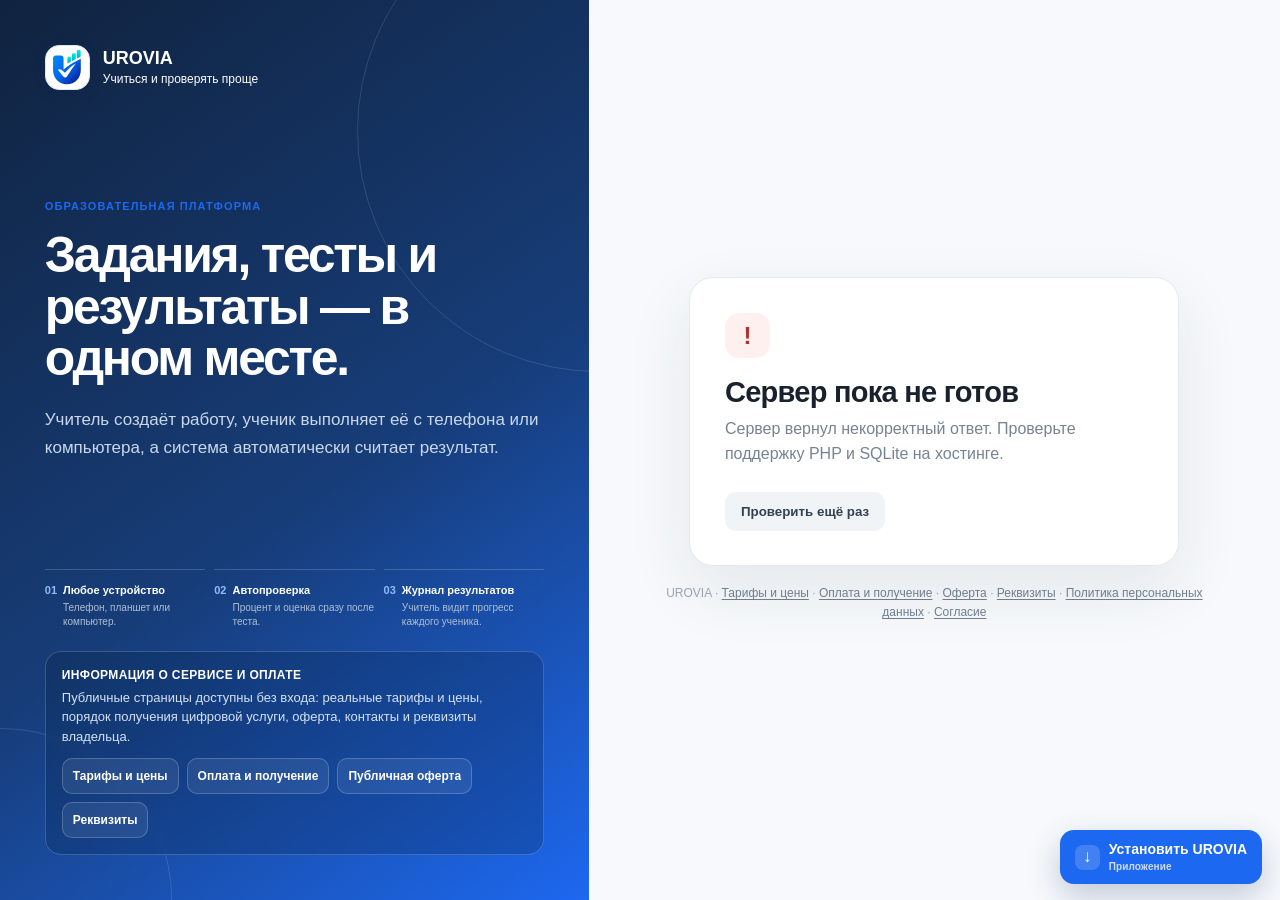
<file: login.html>
<!doctype html>
<html lang="ru">
<head>
  <meta charset="utf-8">
  <meta name="viewport" content="width=device-width, initial-scale=1, viewport-fit=cover">
  <meta name="theme-color" id="themeColorMeta" content="#1d68f0">
  <meta name="urovia-release" content="dev">
  <title>UROVIA - Обучение проще</title>
  <link rel="icon" id="siteFavicon" type="image/png" sizes="128x128" href="favicon.png?v=4">
  <link rel="manifest" href="manifest.webmanifest?v=48">
  <link rel="apple-touch-icon" sizes="180x180" href="icons/icon-180.png?v=4">
  <meta name="apple-mobile-web-app-capable" content="yes">
  <meta name="mobile-web-app-capable" content="yes">
  <meta name="apple-mobile-web-app-status-bar-style" content="default">
  <meta name="apple-mobile-web-app-title" content="UROVIA">
  <link rel="stylesheet" href="login.css?v=51">
  <link rel="stylesheet" href="pwa.css?v=52">
</head>
<body>
  <main class="auth-shell">
    <section class="auth-info">
      <div class="brand">
        <div class="brand-mark">U</div>
        <div>
          <strong>UROVIA</strong>
          <span>Учиться и проверять проще</span>
        </div>
      </div>

      <div class="info-copy">
        <span class="eyebrow">Образовательная платформа</span>
        <h1>Задания, тесты и результаты — в одном месте.</h1>
        <p>Учитель создаёт работу, ученик выполняет её с телефона или компьютера, а система автоматически считает результат.</p>
      </div>

      <div class="info-points">
        <div><span>01</span><p><b>Любое устройство</b><small>Телефон, планшет или компьютер.</small></p></div>
        <div><span>02</span><p><b>Автопроверка</b><small>Процент и оценка сразу после теста.</small></p></div>
        <div><span>03</span><p><b>Журнал результатов</b><small>Учитель видит прогресс каждого ученика.</small></p></div>
      </div>

      <div class="public-commerce">
        <span>Информация о сервисе и оплате</span>
        <p>Публичные страницы доступны без входа: реальные тарифы и цены, порядок получения цифровой услуги, оферта, контакты и реквизиты владельца.</p>
        <div class="public-commerce-links">
          <a href="pricing.php">Тарифы и цены</a>
          <a href="payment-info.php">Оплата и получение</a>
          <a href="offer.php">Публичная оферта</a>
          <a href="requisites.php">Реквизиты</a>
        </div>
      </div>
    </section>

    <section class="auth-panel">
      <div class="auth-card">
        <div id="loadingState" class="state-block">
          <div class="spinner"></div>
          <h2>Проверяем систему</h2>
          <p>Подготавливаем UROVIA к работе.</p>
        </div>

        <div id="loginState" class="state-block hidden">
          <span class="eyebrow">С возвращением</span>
          <h2>Вход в UROVIA</h2>
          <p class="subtitle">Введите данные своей учётной записи.</p>
          <div class="login-mode">
            <button type="button" class="mode-btn active" id="staffModeBtn">Учитель / Админ</button>
            <button type="button" class="mode-btn" id="studentModeBtn">Ученик</button>
          </div>
          <form id="loginForm">
            <label>Email или логин<input name="identity" type="text" autocomplete="username" placeholder="teacher@example.ru или uv..." required></label>
            <label>Пароль
              <div class="password-field">
                <input name="password" id="loginPassword" type="password" autocomplete="current-password" required>
                <button type="button" class="show-password" data-password-target="loginPassword">Показать</button>
              </div>
            </label>
            <div class="form-error hidden" id="loginError"></div>
            <button class="primary-btn" type="submit">Войти</button>
            <button class="auth-text-btn" id="forgotPasswordBtn" type="button">Забыли пароль?</button>
            <div class="legal-note">Продолжая вход, вы подтверждаете, что ознакомились с <a href="privacy-policy.html" target="_blank" rel="noopener">Политикой обработки персональных данных</a>.</div>
          </form>
          <div class="connect-cta"><div class="connect-cta-title"><span class="connect-cta-icon" aria-hidden="true"><svg viewBox="0 0 24 24" fill="none" stroke="currentColor" stroke-width="1.8"><path d="m3 9 9-5 9 5-9 5-9-5Zm4 3v5c3 3 7 3 10 0v-5M21 9v7" stroke-linecap="round" stroke-linejoin="round"/></svg></span><div><b>Впервые в UROVIA?</b><p>Для учителей и образовательных организаций</p></div></div><button class="connect-main-btn" id="openConnectBtn" type="button">Подключиться к UROVIA <span aria-hidden="true">→</span></button></div>
        </div>

        <div id="connectState" class="state-block hidden">
          <div class="connect-intro"><span class="connect-cta-icon" aria-hidden="true"><svg viewBox="0 0 24 24" fill="none" stroke="currentColor" stroke-width="1.8"><path d="m3 9 9-5 9 5-9 5-9-5Zm4 3v5c3 3 7 3 10 0v-5M21 9v7" stroke-linecap="round" stroke-linejoin="round"/></svg></span><span class="eyebrow">Заявка на подключение</span><h2>Начните работу с UROVIA</h2><p class="subtitle">Оставьте контакты — поможем подключить вас или вашу школу.</p></div>
          <form id="connectForm">
            <fieldset class="connect-kind"><legend>Кого подключаем?</legend><label><input type="radio" name="kind" value="teacher" checked required><span><b>Учитель</b><small>Личный кабинет</small></span></label><label><input type="radio" name="kind" value="school" required><span><b>Школа</b><small>Для организации</small></span></label></fieldset>
            <div class="connect-section-label">Контактные данные</div><label>Ваше ФИО <input name="full_name" autocomplete="name" maxlength="150" placeholder="Фамилия Имя Отчество" required></label>
            <label>Школа или организация <small>Обязательно для заявки от школы. Самостоятельный преподаватель может оставить поле пустым.</small><input name="school_name" autocomplete="organization" maxlength="200" placeholder="Например, МКОУ СОШ № 1"></label>
            <label>Регион, город или село<input name="locality" maxlength="160" placeholder="Например, Махачкала" required></label>
            <div class="form-row connect-contacts"><label>Email для связи<input name="email" type="email" autocomplete="email" maxlength="254" placeholder="name@mail.ru" required></label><label>Телефон <small>Необязательно</small><input name="phone" type="tel" autocomplete="tel" maxlength="40" placeholder="+7 (___) ___-__-__"></label></div>
            <label>Комментарий (необязательно)<textarea name="message" rows="3" maxlength="1000" placeholder="Какие возможности вас интересуют?"></textarea></label>
            <div class="hidden" aria-hidden="true"><input name="website" tabindex="-1" autocomplete="off"></div>
            <small class="legal-note">Не указывайте сведения об учениках, пароли и документы.</small>
            <label class="privacy-checkbox"><input type="checkbox" name="consent" required><span>Даю отдельное <a href="personal-data-consent.html" target="_blank" rel="noopener">согласие на обработку персональных данных</a> для рассмотрения заявки и связи со мной. <a href="privacy-policy.html" target="_blank" rel="noopener">Политика</a>.</span></label>
            <div id="connectError" class="form-error hidden" role="alert"></div>
            <button class="connect-main-btn" type="submit">Отправить заявку <span aria-hidden="true">→</span></button>
            <button class="auth-text-btn" id="backFromConnect" type="button">← Вернуться ко входу</button>
          </form>
          <div id="connectSuccess" class="auth-success hidden" role="status"><strong>Заявка принята!</strong><p>Администратор рассмотрит обращение и свяжется с вами по указанным контактам.</p><button class="secondary-btn" id="connectDone" type="button">Вернуться ко входу</button></div>
        </div>

        <div id="forgotPasswordState" class="state-block hidden">
          <span class="eyebrow">Восстановление доступа</span>
          <h2>Забыли пароль?</h2>
          <p class="subtitle">Введите email или логин сотрудника. Если учётная запись найдена, мы отправим ссылку для создания нового пароля.</p>
          <form id="forgotPasswordForm">
            <label>Email или логин
              <input name="identity" id="recoveryIdentity" type="text" autocomplete="username" placeholder="teacher@example.ru или uv..." required>
            </label>
            <div class="form-error hidden" id="forgotPasswordError"></div>
            <div class="auth-success hidden" id="forgotPasswordResult"></div>
            <button class="primary-btn" type="submit">Отправить ссылку</button>
            <div class="legal-note">Указанный идентификатор используется только для восстановления доступа в соответствии с <a href="privacy-policy.html" target="_blank" rel="noopener">Политикой</a>.</div>
            <button class="secondary-btn" id="backToLoginFromRecovery" type="button">← Вернуться ко входу</button>
          </form>
        </div>

        <div id="resetPasswordState" class="state-block hidden">
          <span class="eyebrow">Новый пароль</span>
          <h2>Восстановление доступа</h2>
          <p class="subtitle">Придумайте новый пароль. Ссылка действует 30 минут и используется только один раз.</p>
          <form id="resetPasswordForm">
            <label>Новый пароль
              <div class="password-field">
                <input name="new_password" id="recoveryNewPassword" type="password" autocomplete="new-password" minlength="8" required>
                <button type="button" class="show-password" data-password-target="recoveryNewPassword">Показать</button>
              </div>
              <small>Минимум 8 символов.</small>
            </label>
            <label>Повторите пароль
              <div class="password-field">
                <input name="confirm_password" id="recoveryConfirmPassword" type="password" autocomplete="new-password" minlength="8" required>
                <button type="button" class="show-password" data-password-target="recoveryConfirmPassword">Показать</button>
              </div>
            </label>
            <div class="form-error hidden" id="resetPasswordError"></div>
            <div class="auth-success hidden" id="resetPasswordResult"></div>
            <button class="primary-btn" type="submit">Сохранить новый пароль</button>
            <button class="secondary-btn" id="backToLoginFromReset" type="button">← Вернуться ко входу</button>
          </form>
        </div>

        <div id="studentCodeState" class="state-block hidden">
          <span class="eyebrow">Вход ученика</span>
          <h2>Введите код класса</h2>
          <p class="subtitle">Код один для всего класса. Его сообщает учитель.</p>
          <form id="studentCodeForm">
            <label>Код класса
              <input name="code" id="studentClassCode" inputmode="text" autocomplete="off" maxlength="8" placeholder="Например: 7A4821" required>
            </label>
            <div class="form-error hidden" id="studentCodeError"></div>
            <button class="primary-btn" type="submit">Продолжить</button>
            <div class="legal-note">Данные учащегося обрабатываются для работы учебной платформы. Подробнее — в <a href="privacy-policy.html" target="_blank" rel="noopener">Политике</a>.</div>
            <button class="secondary-btn" type="button" id="backToStaffLogin">Вход учителя / администратора</button>
          </form>
        </div>

        <div id="studentSelectState" class="state-block hidden">
          <span class="eyebrow">Вход ученика</span>
          <h2 id="studentClassTitle">Выберите себя</h2>
          <p class="subtitle">Найдите своё имя в списке класса.</p>
          <input id="studentNameSearch" class="student-search" type="search" placeholder="Начните вводить фамилию">
          <div id="studentList" class="student-picker"></div>
          <div class="form-error hidden" id="studentSelectError"></div>
          <button class="secondary-btn full-width" type="button" id="backToCode">← Другой код класса</button>
        </div>

        <div id="studentPinState" class="state-block hidden">
          <span class="eyebrow">Вход ученика</span>
          <h2 id="selectedStudentName">Ученик</h2>
          <p class="subtitle" id="studentPinHint">Введите свой PIN.</p>
          <form id="studentPinForm">
            <label>PIN
              <input name="pin" id="studentPin" type="password" inputmode="numeric" pattern="[0-9]{4,6}" minlength="4" maxlength="6" autocomplete="off" placeholder="4–6 цифр" required>
            </label>
            <div class="form-error hidden" id="studentPinError"></div>
            <div class="student-recovery-note hidden" id="studentRecoveryNote">Если PIN забыт, попросите учителя или администратора школы сбросить его. После сброса при следующем входе вы создадите новый PIN.</div>
            <button class="primary-btn" type="submit">Войти</button>
            <button class="auth-text-btn" type="button" id="forgotStudentPinBtn">Забыли PIN?</button>
            <button class="secondary-btn" type="button" id="backToStudentList">← Выбрать другого ученика</button>
          </form>
        </div>

        <div id="setupState" class="state-block hidden">
          <span class="eyebrow">Первый запуск</span>
          <h2>Создание администратора</h2>
          <p class="subtitle">Это первый аккаунт платформы. Через него позже будем добавлять учителей, учеников и классы.</p>
          <form id="setupForm">
            <div class="form-row">
              <label>Имя<input name="first_name" autocomplete="given-name" required></label>
              <label>Фамилия<input name="last_name" autocomplete="family-name" required></label>
            </div>
            <label>Email<input name="email" type="email" autocomplete="username" required></label>
            <label>Пароль
              <div class="password-field">
                <input name="password" id="setupPassword" type="password" autocomplete="new-password" minlength="8" required>
                <button type="button" class="show-password" data-password-target="setupPassword">Показать</button>
              </div>
              <small>Минимум 8 символов.</small>
            </label>
            <label class="privacy-checkbox">
              <input type="checkbox" name="privacy_consent" value="1" required>
              <span>Я даю отдельное <a href="personal-data-consent.html" target="_blank" rel="noopener">согласие на обработку персональных данных</a> и ознакомлен(а) с <a href="privacy-policy.html" target="_blank" rel="noopener">Политикой</a>.</span>
            </label>
            <div class="form-error hidden" id="setupError"></div>
            <button class="primary-btn" type="submit">Создать администратора</button>
          </form>
        </div>

        <div id="serverErrorState" class="state-block hidden">
          <div class="error-icon">!</div>
          <h2>Сервер пока не готов</h2>
          <p class="subtitle" id="serverErrorText"></p>
          <button class="secondary-btn" id="retryBtn">Проверить ещё раз</button>
        </div>
      </div>
      <footer>UROVIA · <a href="pricing.php">Тарифы и цены</a> · <a href="payment-info.php">Оплата и получение</a> · <a href="offer.php">Оферта</a> · <a href="requisites.php">Реквизиты</a> · <a href="privacy-policy.html">Политика персональных данных</a> · <a href="personal-data-consent.html">Согласие</a></footer>
    </section>
  </main>
  <script src="login.js?v=59"></script>
  <script src="pwa.js?v=56"></script>
</body>
</html>
</file>
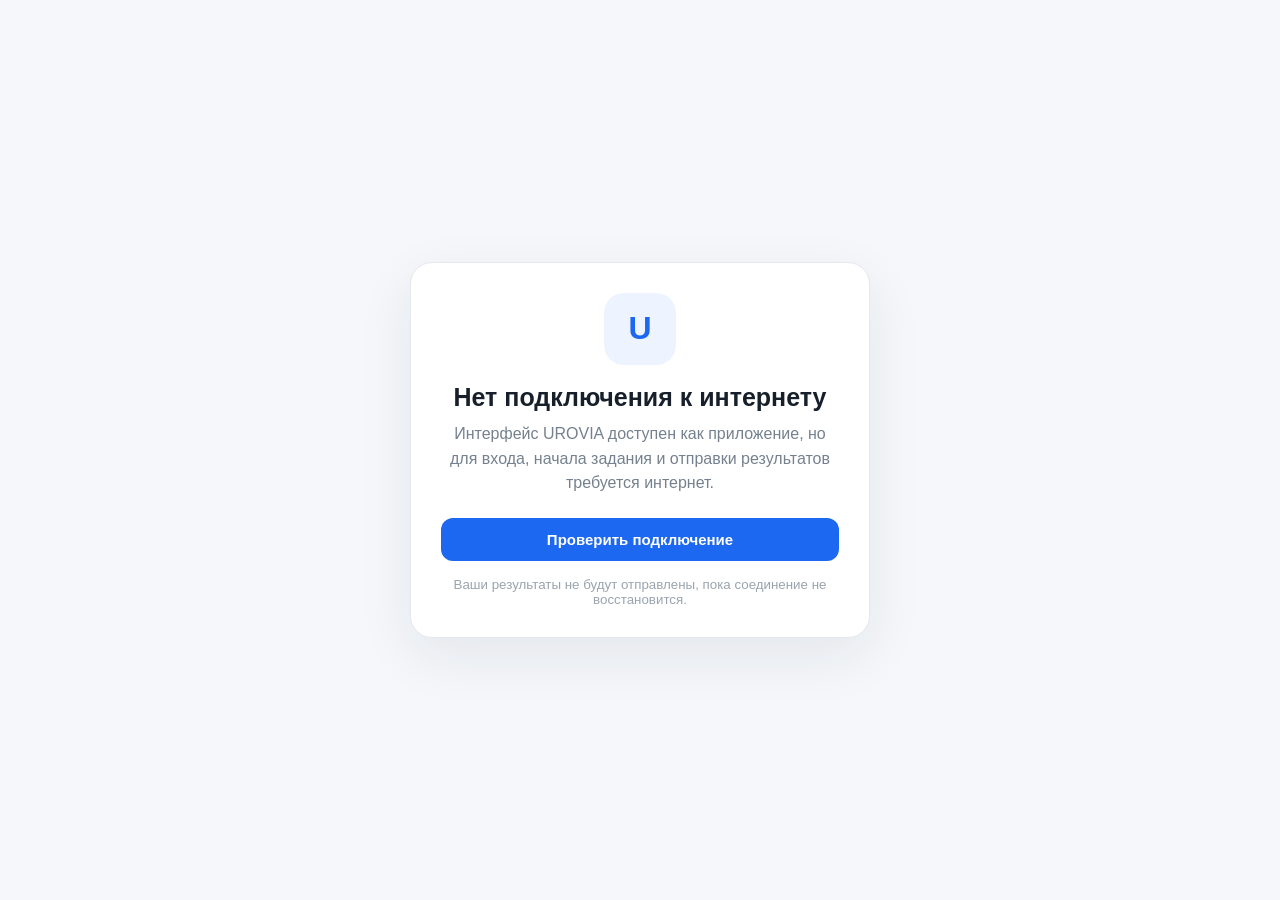
<file: offline.html>
<!doctype html>
<html lang="ru">
<head>
  <meta charset="utf-8">
  <meta name="viewport" content="width=device-width, initial-scale=1, viewport-fit=cover">
  <meta name="theme-color" content="#1d68f0">
  <title>Нет подключения — UROVIA</title>
  <link rel="manifest" href="manifest.webmanifest">
  <link rel="icon" href="favicon.png?v=4">
  <style>
    *{box-sizing:border-box}
    html,body{margin:0;min-height:100%;font-family:Inter,ui-sans-serif,-apple-system,BlinkMacSystemFont,"Segoe UI",sans-serif;background:#f5f7fa;color:#17202a}
    body{min-height:100vh;display:grid;place-items:center;padding:22px}
    .card{width:min(460px,100%);background:#fff;border:1px solid #e4e9ef;border-radius:22px;padding:30px;text-align:center;box-shadow:0 18px 55px rgba(24,40,65,.08)}
    .icon{width:72px;height:72px;margin:0 auto 18px;border-radius:20px;background:#edf4ff;color:#1d68f0;display:grid;place-items:center;font-size:32px;font-weight:900}
    h1{margin:0 0 10px;font-size:25px}p{margin:0;color:#75818e;line-height:1.55}
    button{margin-top:22px;width:100%;border:0;border-radius:12px;padding:13px;background:#1d68f0;color:#fff;font-weight:800;font-size:15px;cursor:pointer}
    small{display:block;margin-top:16px;color:#9aa4ae}
  </style>
</head>
<body>
  <main class="card">
    <div class="icon">U</div>
    <h1>Нет подключения к интернету</h1>
    <p>Интерфейс UROVIA доступен как приложение, но для входа, начала задания и отправки результатов требуется интернет.</p>
    <button type="button" onclick="location.reload()">Проверить подключение</button>
    <small>Ваши результаты не будут отправлены, пока соединение не восстановится.</small>
  </main>
</body>
</html>
</file>
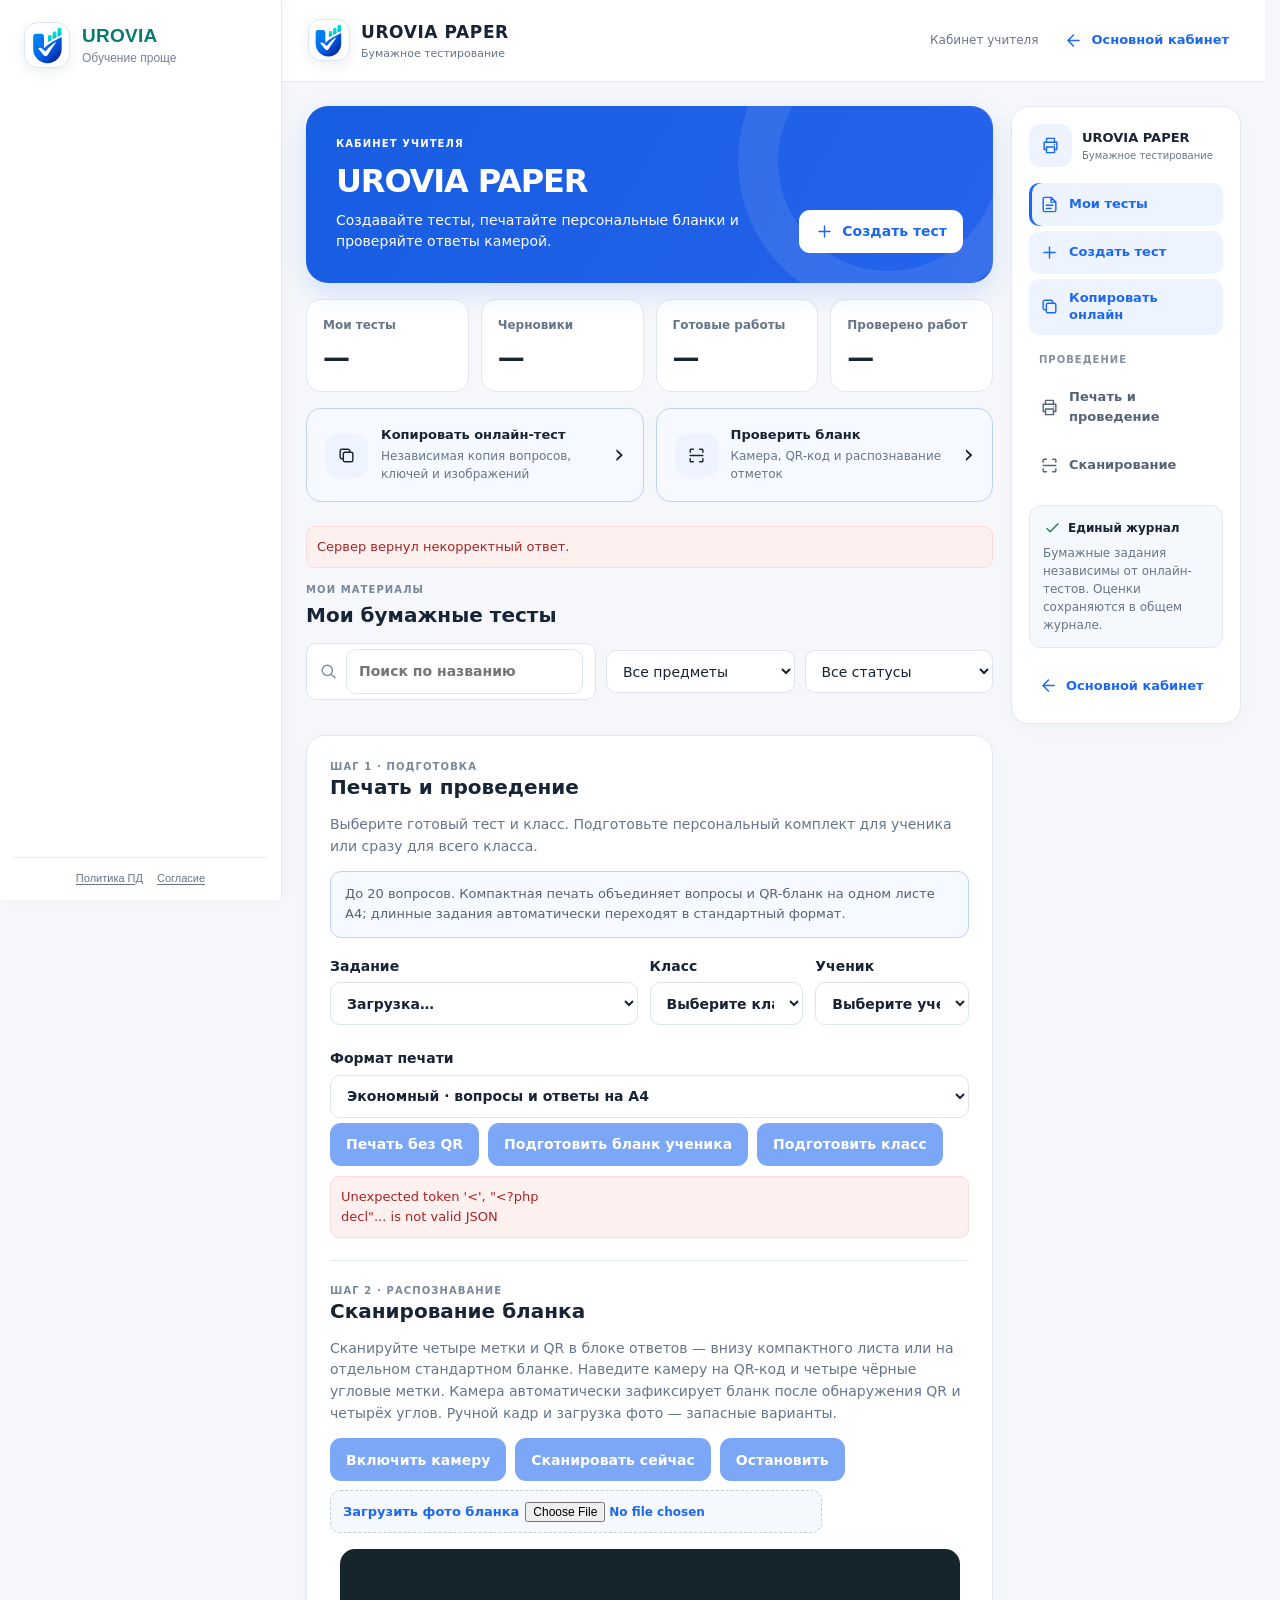
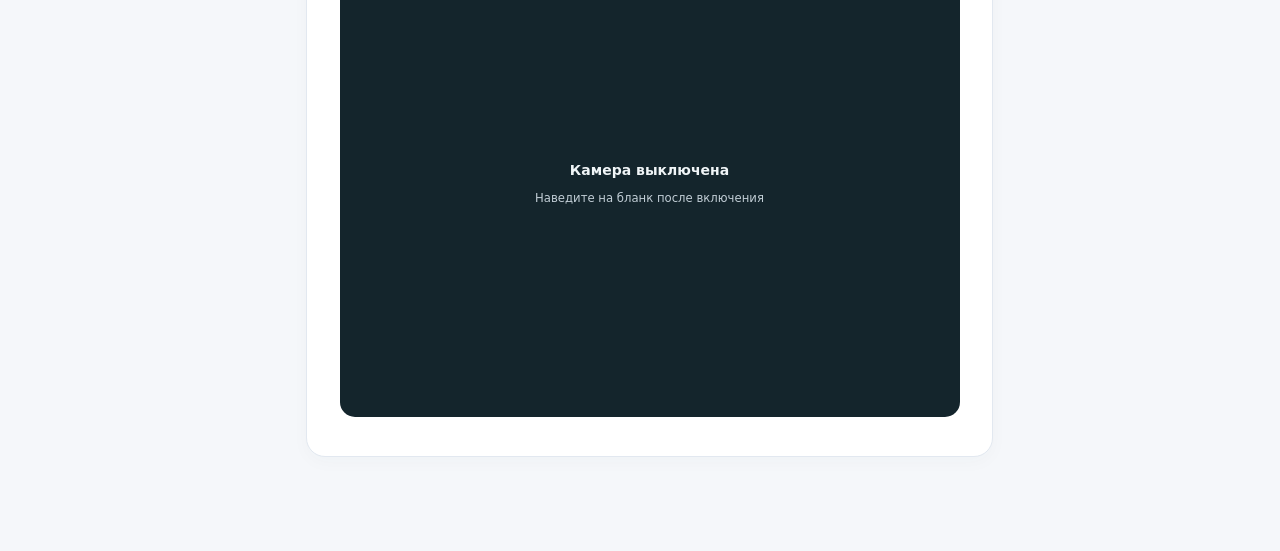
<file: paper-workspace.html>
<!doctype html>
<html lang="ru">
<head>
<meta charset="utf-8"><meta name="viewport" content="width=device-width,initial-scale=1,viewport-fit=cover">
<meta name="urovia-release" content="dev"><meta name="robots" content="noindex,nofollow"><meta name="theme-color" id="themeColorMeta" content="#1d68f0">
<title>UROVIA PAPER — бумажные тесты</title><link rel="icon" id="siteFavicon" type="image/png" href="./favicon.png?v=4"><link rel="stylesheet" href="./paper.css?v=4"><link rel="stylesheet" href="./paper-workspace.css?v=12"><link rel="stylesheet" href="./paper-design.css?v=11"><link rel="stylesheet" href="./sidebar.css?v=1">
<script defer src="./paper-branding.js?v=3"></script><script defer src="./vendor/paper/qrcode.js?v=1"></script><script defer src="./vendor/paper/jsQR.js?v=1"></script><script defer src="./paper-scan.js?v=3"></script><script defer src="./paper-workspace.js?v=20"></script><script defer src="./paper-cabinet.js?v=13"></script>
<link rel="stylesheet" href="./pwa.css?v=52"><script defer src="./pwa.js?v=56"></script>
</head>
<body class="paper-app paper-unified">
<aside id="paperMainSidebar" class="paper-main-sidebar sidebar no-print" aria-label="Главное меню UROVIA"><a class="paper-main-brand brand" href="./index.html?view=teacher-dashboard"><span class="paper-brand-mark brand-mark">U</span><span><strong>UROVIA</strong><small>Обучение проще</small></span></a><div id="paperAccountRole" class="paper-account-role account-role">Проверяем доступ…</div><nav class="paper-main-nav nav"><a class="paper-main-link nav-item" data-paper-role="staff" href="./index.html?view=teacher-dashboard" hidden><span class="nav-icon" aria-hidden="true"><svg viewBox="0 0 24 24" fill="none" stroke="currentColor" stroke-width="1.75" stroke-linecap="round" stroke-linejoin="round"><path d="m3 10 9-7 9 7v10a1 1 0 0 1-1 1h-5v-7H9v7H4a1 1 0 0 1-1-1z"/></svg></span><span class="nav-label">Главная</span></a>
<a class="paper-main-link nav-item" data-paper-role="staff" href="./index.html?view=subjects" hidden><span class="nav-icon" aria-hidden="true"><svg viewBox="0 0 24 24" fill="none" stroke="currentColor" stroke-width="1.75" stroke-linecap="round" stroke-linejoin="round"><path d="M12 7c-3-3-7-3-10-2v15c4-1 7 0 10 2 3-2 6-3 10-2V5c-3-1-7-1-10 2v15"/></svg></span><span class="nav-label">Предметы</span></a>
<a class="paper-main-link nav-item" data-paper-role="staff" href="./index.html?view=assignments" hidden><span class="nav-icon" aria-hidden="true"><svg viewBox="0 0 24 24" fill="none" stroke="currentColor" stroke-width="1.75" stroke-linecap="round" stroke-linejoin="round"><rect x="5" y="4" width="14" height="17" rx="2"/><path d="M9 4V2h6v2M9 10h6m-6 4h6m-6 4h4"/></svg></span><span class="nav-label">Задания</span></a>
<a class="paper-main-link nav-item active" data-paper-role="staff" aria-current="page" href="./paper-workspace.html" hidden><span class="nav-icon" aria-hidden="true"><svg viewBox="0 0 24 24" fill="none" stroke="currentColor" stroke-width="1.75" stroke-linecap="round" stroke-linejoin="round"><path d="M6 9V3h12v6M6 17H4a2 2 0 0 1-2-2v-4a2 2 0 0 1 2-2h16a2 2 0 0 1 2 2v4a2 2 0 0 1-2 2h-2"/><rect x="6" y="14" width="12" height="8" rx="1"/><path d="M18 12h1"/></svg></span><span class="nav-label">UROVIA PAPER</span></a>
<a class="paper-main-link nav-item" data-paper-role="staff" href="./index.html?view=uvoria-library" hidden><span class="nav-icon" aria-hidden="true"><svg viewBox="0 0 24 24" fill="none" stroke="currentColor" stroke-width="1.75" stroke-linecap="round" stroke-linejoin="round"><rect x="3" y="3" width="5" height="18" rx="1"/><rect x="10" y="3" width="5" height="18" rx="1"/><path d="m17 4 4-1 3 17-4 1z"/></svg></span><span class="nav-label">Библиотека UROVIA</span></a>
<a class="paper-main-link nav-item" data-paper-role="staff" href="./index.html?view=activity-history" hidden><span class="nav-icon" aria-hidden="true"><svg viewBox="0 0 24 24" fill="none" stroke="currentColor" stroke-width="1.75" stroke-linecap="round" stroke-linejoin="round"><circle cx="12" cy="12" r="9"/><path d="M12 7v5l3 2"/></svg></span><span class="nav-label">История действий</span></a>
<a class="paper-main-link nav-item" data-paper-role="platform" href="./index.html?view=connection-requests" hidden><span class="nav-icon" aria-hidden="true"><svg viewBox="0 0 24 24" fill="none" stroke="currentColor" stroke-width="1.75" stroke-linecap="round" stroke-linejoin="round"><rect x="3" y="5" width="18" height="14" rx="2"/><path d="m3 7 9 6 9-6"/></svg></span><span class="nav-label">Обращения</span></a>
<a class="paper-main-link nav-item" data-paper-role="platform" href="./index.html?view=system-backups" hidden><span class="nav-icon" aria-hidden="true"><svg viewBox="0 0 24 24" fill="none" stroke="currentColor" stroke-width="1.75" stroke-linecap="round" stroke-linejoin="round"><ellipse cx="12" cy="5" rx="8" ry="3"/><path d="M4 5v14c0 4 16 4 16 0V5M4 12c0 4 16 4 16 0"/></svg></span><span class="nav-label">Резервные копии</span></a>
<a class="paper-main-link nav-item" data-paper-role="admin" href="./index.html?view=incoming-materials" hidden><span class="nav-icon" aria-hidden="true"><svg viewBox="0 0 24 24" fill="none" stroke="currentColor" stroke-width="1.75" stroke-linecap="round" stroke-linejoin="round"><path d="M12 3v12m-5-5 5 5 5-5M4 15v5h16v-5"/></svg></span><span class="nav-label">Полученные материалы</span></a>
<a class="paper-main-link nav-item" data-paper-role="admin" href="./index.html?view=school-management" hidden><span class="nav-icon" aria-hidden="true"><svg viewBox="0 0 24 24" fill="none" stroke="currentColor" stroke-width="1.75" stroke-linecap="round" stroke-linejoin="round"><path d="m3 9 9-6 9 6v12H3zM9 21v-7h6v7M9 10h.01M15 10h.01"/></svg></span><span class="nav-label">Управление школой</span></a>
<a class="paper-main-link nav-item" data-paper-role="staff" href="./index.html?view=classes" hidden><span class="nav-icon" aria-hidden="true"><svg viewBox="0 0 24 24" fill="none" stroke="currentColor" stroke-width="1.75" stroke-linecap="round" stroke-linejoin="round"><circle cx="9" cy="7" r="3"/><path d="M2 21v-3a5 5 0 0 1 5-5h4a5 5 0 0 1 5 5v3M17 4a3 3 0 0 1 0 6m2 4a5 5 0 0 1 3 4v3"/></svg></span><span class="nav-label">Классы и ученики</span></a>
<a class="paper-main-link nav-item" data-paper-role="staff" href="./index.html?view=journal" hidden><span class="nav-icon" aria-hidden="true"><svg viewBox="0 0 24 24" fill="none" stroke="currentColor" stroke-width="1.75" stroke-linecap="round" stroke-linejoin="round"><rect x="4" y="3" width="16" height="18" rx="2"/><path d="M4 9h16M4 15h16M10 9v12"/></svg></span><span class="nav-label">Журнал</span></a>
<a class="paper-main-link nav-item" data-paper-role="staff" href="./index.html?view=results" hidden><span class="nav-icon" aria-hidden="true"><svg viewBox="0 0 24 24" fill="none" stroke="currentColor" stroke-width="1.75" stroke-linecap="round" stroke-linejoin="round"><path d="M3 3v18h18M7 17v-5m5 5V7m5 10v-8"/></svg></span><span class="nav-label">Результаты</span></a>
<a class="paper-main-link nav-item" data-paper-role="staff" href="./index.html?view=live-execution" hidden><span class="nav-icon" aria-hidden="true"><svg viewBox="0 0 24 24" fill="none" stroke="currentColor" stroke-width="1.75" stroke-linecap="round" stroke-linejoin="round"><path d="M3 12h4l3-7 4 14 3-7h4"/></svg></span><span class="nav-label">Выполнение</span></a>
<a class="paper-main-link nav-item" data-paper-role="staff" href="./index.html?view=subscription" hidden><span class="nav-icon" aria-hidden="true"><svg viewBox="0 0 24 24" fill="none" stroke="currentColor" stroke-width="1.75" stroke-linecap="round" stroke-linejoin="round"><path d="m12 3 9 7-9 11L3 10zM3 10h18M8 10l4 11 4-11"/></svg></span><span class="nav-label">Тариф и подписка</span></a></nav><div class="paper-main-legal sidebar-footer"><div class="sidebar-legal-links"><a href="./privacy-policy.html" target="_blank" rel="noopener">Политика ПД</a><a href="./personal-data-consent.html" target="_blank" rel="noopener">Согласие</a></div></div></aside><button class="paper-main-scrim no-print" id="paperMenuScrim" aria-label="Закрыть меню" hidden></button><div class="paper-main-area">
<header class="toolbar paper-topbar"><button class="paper-main-toggle" id="paperMenuToggle" aria-controls="paperMainSidebar" aria-expanded="false" aria-label="Открыть главное меню">☰</button><a class="paper-brand" href="./index.html"><span class="paper-brand-mark">U</span><span><strong>UROVIA PAPER</strong><small>Бумажное тестирование</small></span></a><div class="paper-top-actions"><span class="paper-module-label" id="paperSchoolName">Кабинет учителя</span><a class="paper-back" href="./index.html"><svg class="paper-icon" aria-hidden="true" viewBox="0 0 24 24" fill="none" stroke="currentColor" stroke-width="1.8" stroke-linecap="round" stroke-linejoin="round"><path d="M19 12H5m7-7-7 7 7 7"/></svg><span>Основной кабинет</span></a></div></header>
<main class="paper-layout"><div class="paper-content">
<section class="workspace no-print" id="paperLibrary">
<div class="paper-hero"><div><div class="paper-kicker">КАБИНЕТ УЧИТЕЛЯ</div><h1>UROVIA PAPER</h1><p>Создавайте тесты, печатайте персональные бланки и проверяйте ответы камерой.</p></div><button id="newPaper" class="paper-hero-button"><svg class="paper-icon" aria-hidden="true" viewBox="0 0 24 24" fill="none" stroke="currentColor" stroke-width="1.8" stroke-linecap="round" stroke-linejoin="round"><path d="M12 5v14M5 12h14"/></svg> Создать тест</button></div>
<div class="paper-metrics"><div><span>Мои тесты</span><strong id="paperTotal">—</strong></div><div><span>Черновики</span><strong id="paperDrafts">—</strong></div><div><span>Готовые работы</span><strong id="paperReady">—</strong></div><div><span>Проверено работ</span><strong id="paperResults">—</strong></div></div>
<div class="paper-actions"><button class="paper-action" id="copyOnline"><span class="paper-action-icon"><svg class="paper-icon" aria-hidden="true" viewBox="0 0 24 24" fill="none" stroke="currentColor" stroke-width="1.8" stroke-linecap="round" stroke-linejoin="round"><rect x="8" y="8" width="12" height="12" rx="2"/><path d="M16 8V6a2 2 0 0 0-2-2H6a2 2 0 0 0-2 2v8a2 2 0 0 0 2 2h2"/></svg></span><span><strong>Копировать онлайн-тест</strong><small>Независимая копия вопросов, ключей и изображений</small></span><span class="paper-arrow">›</span></button><button class="paper-action" id="goScan"><span class="paper-action-icon"><svg class="paper-icon" aria-hidden="true" viewBox="0 0 24 24" fill="none" stroke="currentColor" stroke-width="1.8" stroke-linecap="round" stroke-linejoin="round"><path d="M4 8V5a1 1 0 0 1 1-1h3m8 0h3a1 1 0 0 1 1 1v3m0 8v3a1 1 0 0 1-1 1h-3m-8 0H5a1 1 0 0 1-1-1v-3M4 12h16"/></svg></span><span><strong>Проверить бланк</strong><small>Камера, QR-код и распознавание отметок</small></span><span class="paper-arrow">›</span></button></div>
<p id="libraryMessage" class="paper-message" role="status" aria-live="polite"></p>
<div class="paper-list-header"><div><span class="paper-kicker">МОИ МАТЕРИАЛЫ</span><h2>Мои бумажные тесты</h2></div><span id="paperListCount" class="paper-list-count"></span></div>
<div class="paper-filters"><label class="paper-search"><svg class="paper-icon" aria-hidden="true" viewBox="0 0 24 24" fill="none" stroke="currentColor" stroke-width="1.8" stroke-linecap="round" stroke-linejoin="round"><circle cx="10.5" cy="10.5" r="6.5"/><path d="m16 16 4 4"/></svg><input id="paperSearch" type="search" placeholder="Поиск по названию" aria-label="Поиск бумажных тестов"></label><select id="paperSubjectFilter" aria-label="Фильтр по предмету"><option value="">Все предметы</option></select><select id="paperStatusFilter" aria-label="Фильтр по статусу"><option value="">Все статусы</option><option value="draft">Черновики</option><option value="review">На проверке</option><option value="ready">Готовые</option><option value="locked">Выпущенные</option><option value="archived">Архив</option></select></div><div id="paperCards" class="paper-cards"></div>
</section>
<section id="paperEditor" class="workspace no-print" hidden><div class="paper-heading"><div><span class="paper-kicker">КОНСТРУКТОР БУМАЖНОГО ТЕСТА</span><h2 id="editorTitle">Конструктор</h2></div><button id="closeEditor" class="paper-secondary"><svg class="paper-icon" aria-hidden="true" viewBox="0 0 24 24" fill="none" stroke="currentColor" stroke-width="1.8" stroke-linecap="round" stroke-linejoin="round"><path d="m6 6 12 12M18 6 6 18"/></svg> Закрыть</button></div><p id="editorInfo" class="paper-message" role="status"></p><div id="editorSettings"></div><div class="paper-list-header"><h2>Вопросы</h2><button id="addPaperQuestion"><svg class="paper-icon" aria-hidden="true" viewBox="0 0 24 24" fill="none" stroke="currentColor" stroke-width="1.8" stroke-linecap="round" stroke-linejoin="round"><path d="M12 5v14M5 12h14"/></svg> Добавить вопрос</button></div><div id="questionCards"></div><div id="paperWorkflow" class="controls"></div></section>
<section class="workspace no-print" id="paperPrepare"><div class="paper-kicker">ШАГ 1 · ПОДГОТОВКА</div><h2>Печать и проведение</h2><p>Выберите готовый тест и класс. Подготовьте персональный комплект для ученика или сразу для всего класса.</p><div class="paper-help">До 20 вопросов. Компактная печать объединяет вопросы и QR-бланк на одном листе А4; длинные задания автоматически переходят в стандартный формат.</div>
<div class="fields"><label>Задание<select id="assignment"><option value="">Загрузка…</option></select></label><label>Класс<select id="class"><option value="">Выберите класс</option></select></label><label>Ученик<select id="student"><option value="">Выберите ученика</option></select></label></div>
<label>Формат печати<select id="printMode"><option value="compact">Экономный · вопросы и ответы на А4</option><option value="standard">Стандартный · отдельный бланк ответов</option></select></label><div class="controls"><button id="plain" disabled>Печать без QR</button><button id="prepare" disabled>Подготовить бланк ученика</button><button id="batch" disabled>Подготовить класс</button><button id="batchPrint" disabled hidden>Печать класса / PDF</button></div><p id="message" class="paper-message" role="status" aria-live="polite"></p><div class="camera-panel" id="paperCamera"><div class="paper-kicker">ШАГ 2 · РАСПОЗНАВАНИЕ</div><h2>Сканирование бланка</h2><p>Сканируйте четыре метки и QR в блоке ответов — внизу компактного листа или на отдельном стандартном бланке. Наведите камеру на QR-код и четыре чёрные угловые метки. Камера автоматически зафиксирует бланк после обнаружения QR и четырёх углов. Ручной кадр и загрузка фото — запасные варианты.</p><div class="controls"><button id="cameraStart" disabled>Включить камеру</button><button id="cameraCapture" disabled>Сканировать сейчас</button><button id="cameraStop" disabled>Остановить</button><label class="upload paper-photo-upload">Загрузить фото бланка <input id="photo" type="file" accept="image/*" capture="environment"></label></div><div id="cameraPreview" class="paper-camera-view"><div class="paper-camera-placeholder" aria-hidden="true">Камера выключена<br><small>Наведите на бланк после включения</small></div><video id="cameraVideo" playsinline muted autoplay hidden></video><div id="cameraGuide" class="paper-camera-guide" aria-hidden="true" hidden><span>Поместите весь бланк в кадр</span></div></div><p id="cameraState" class="paper-message" role="status" aria-live="polite"></p></div></section>
<section class="workspace no-print" id="review" hidden><div class="paper-kicker">ШАГ 3 · ПОДТВЕРЖДЕНИЕ</div><h2>Проверка ответов</h2><p id="identity" class="paper-identity"></p><div class="controls"><button id="print" disabled>Печать задания и бланка / PDF</button><button type="button" id="reviewNextScan" class="paper-secondary">Сканировать следующий бланк</button></div>
<p class="paper-help">Если метки не определились автоматически, нажмите на их центры: верхняя левая → верхняя правая → нижняя правая → нижняя левая. Сверьте распознанные ответы с бланком. Зелёные контуры на фото — выбранные кружки, оранжевые — сомнительные строки. Цвет контура показывает распознавание, а не правильность ответа.</p><canvas id="photoCanvas" hidden></canvas><p id="scanState" class="paper-message" role="status"></p>
<label>Формат бланка для ручного сканирования<select id="scanFormat"><option value="3">Компактный А4</option><option value="2" selected>Стандартный</option><option value="1">Старый формат</option></select></label><label>Код бланка (последние 8 символов)<input id="verify" maxlength="8" autocomplete="off" spellcheck="false" placeholder="Заполняется после чтения QR"></label><div class="paper-review-score" aria-live="polite"><h3>Предварительная проверка по ключу</h3><p id="reviewSummary"></p><p id="previewStatus" role="status"></p><button id="previewGrade" type="button" class="paper-secondary">Проверить по ключу (или вручную)</button></div><div id="answers"></div><label class="confirm"><input id="confirmed" type="checkbox"> Я сверил все ответы с оригиналом, включая пропуски и сомнительные отметки.</label><button id="save" disabled>Сохранить оценку в журнал</button><p id="result" class="paper-message paper-save-result" role="status" aria-live="polite"></p></section>

<div id="printArea" hidden></div></div>
<aside class="paper-right no-print" aria-label="Меню бумажных тестов"><div class="paper-side-title"><span class="paper-action-icon"><svg class="paper-icon" aria-hidden="true" viewBox="0 0 24 24" fill="none" stroke="currentColor" stroke-width="1.8" stroke-linecap="round" stroke-linejoin="round"><path d="M7 8V3h10v5M7 17H4V8h16v9h-3M7 14h10v7H7zM17 11h.01"/></svg></span><div>UROVIA PAPER<small>Бумажное тестирование</small></div></div><nav><a href="#paperLibrary" class="is-active" aria-current="location"><svg class="paper-icon" aria-hidden="true" viewBox="0 0 24 24" fill="none" stroke="currentColor" stroke-width="1.8" stroke-linecap="round" stroke-linejoin="round"><path d="M14 3H6a2 2 0 0 0-2 2v14a2 2 0 0 0 2 2h12a2 2 0 0 0 2-2V9zM14 3v6h6M8 13h8M8 17h6"/></svg> Мои тесты</a><button id="navCreate"><svg class="paper-icon" aria-hidden="true" viewBox="0 0 24 24" fill="none" stroke="currentColor" stroke-width="1.8" stroke-linecap="round" stroke-linejoin="round"><path d="M12 5v14M5 12h14"/></svg> Создать тест</button><button id="navCopy"><svg class="paper-icon" aria-hidden="true" viewBox="0 0 24 24" fill="none" stroke="currentColor" stroke-width="1.8" stroke-linecap="round" stroke-linejoin="round"><rect x="8" y="8" width="12" height="12" rx="2"/><path d="M16 8V6a2 2 0 0 0-2-2H6a2 2 0 0 0-2 2v8a2 2 0 0 0 2 2h2"/></svg> Копировать онлайн</button><a href="#paperEditor" id="navEditor" hidden><svg class="paper-icon" aria-hidden="true" viewBox="0 0 24 24" fill="none" stroke="currentColor" stroke-width="1.8" stroke-linecap="round" stroke-linejoin="round"><path d="m15 5 4 4M4 20l5-1L20 8l-4-4L5 15z"/></svg> Конструктор</a><span class="paper-nav-divider">ПРОВЕДЕНИЕ</span><a href="#paperPrepare"><svg class="paper-icon" aria-hidden="true" viewBox="0 0 24 24" fill="none" stroke="currentColor" stroke-width="1.8" stroke-linecap="round" stroke-linejoin="round"><path d="M7 8V3h10v5M7 17H4V8h16v9h-3M7 14h10v7H7zM17 11h.01"/></svg> Печать и проведение</a><a href="#paperCamera"><svg class="paper-icon" aria-hidden="true" viewBox="0 0 24 24" fill="none" stroke="currentColor" stroke-width="1.8" stroke-linecap="round" stroke-linejoin="round"><path d="M4 8V5a1 1 0 0 1 1-1h3m8 0h3a1 1 0 0 1 1 1v3m0 8v3a1 1 0 0 1-1 1h-3m-8 0H5a1 1 0 0 1-1-1v-3M4 12h16"/></svg> Сканирование</a><a href="#review" id="navReview" hidden><svg class="paper-icon" aria-hidden="true" viewBox="0 0 24 24" fill="none" stroke="currentColor" stroke-width="1.8" stroke-linecap="round" stroke-linejoin="round"><path d="m5 12 4 4L19 6"/></svg> Проверка ответов</a></nav><div class="paper-side-note"><strong><svg class="paper-icon" aria-hidden="true" viewBox="0 0 24 24" fill="none" stroke="currentColor" stroke-width="1.8" stroke-linecap="round" stroke-linejoin="round"><path d="m5 12 4 4L19 6"/></svg> Единый журнал</strong><p>Бумажные задания независимы от онлайн-тестов. Оценки сохраняются в общем журнале.</p></div><a class="paper-back" href="./index.html"><svg class="paper-icon" aria-hidden="true" viewBox="0 0 24 24" fill="none" stroke="currentColor" stroke-width="1.8" stroke-linecap="round" stroke-linejoin="round"><path d="M19 12H5m7-7-7 7 7 7"/></svg> Основной кабинет</a></aside></main></div>
<dialog id="paperCreateDialog" class="paper-dialog" aria-labelledby="createHeading"><div id="paperCreate" class="paper-modal-inner"><div class="paper-modal-head"><span class="paper-action-icon"><svg class="paper-icon" aria-hidden="true" viewBox="0 0 24 24" fill="none" stroke="currentColor" stroke-width="1.8" stroke-linecap="round" stroke-linejoin="round"><path d="M12 5v14M5 12h14"/></svg></span><button type="button" class="paper-modal-close" data-close-dialog aria-label="Закрыть"><svg class="paper-icon" aria-hidden="true" viewBox="0 0 24 24" fill="none" stroke="currentColor" stroke-width="1.8" stroke-linecap="round" stroke-linejoin="round"><path d="m6 6 12 12M18 6 6 18"/></svg></button></div><span class="paper-kicker">НОВОЕ ЗАДАНИЕ</span><h2 id="createHeading">Создать бумажный тест</h2><p>Укажите название и предмет. Затем откроется конструктор вопросов.</p><label>Название работы<input id="newTitle" maxlength="180" placeholder="Например, Итоговая контрольная"></label><label>Предмет<select id="newSubject"></select></label><p id="createMessage" class="paper-message" role="alert"></p><div class="paper-modal-footer"><button type="button" class="paper-secondary" data-close-dialog>Отмена</button><button id="createPaperSave">Создать и продолжить</button></div></div></dialog>
<dialog id="paperCopyDialog" class="paper-dialog paper-dialog-wide" aria-labelledby="copyHeading"><div id="paperCopy" class="paper-modal-inner"><div class="paper-modal-head"><span class="paper-action-icon"><svg class="paper-icon" aria-hidden="true" viewBox="0 0 24 24" fill="none" stroke="currentColor" stroke-width="1.8" stroke-linecap="round" stroke-linejoin="round"><rect x="8" y="8" width="12" height="12" rx="2"/><path d="M16 8V6a2 2 0 0 0-2-2H6a2 2 0 0 0-2 2v8a2 2 0 0 0 2 2h2"/></svg></span><button type="button" class="paper-modal-close" data-close-dialog aria-label="Закрыть"><svg class="paper-icon" aria-hidden="true" viewBox="0 0 24 24" fill="none" stroke="currentColor" stroke-width="1.8" stroke-linecap="round" stroke-linejoin="round"><path d="m6 6 12 12M18 6 6 18"/></svg></button></div><span class="paper-kicker">НЕЗАВИСИМАЯ КОПИЯ</span><h2 id="copyHeading">Копировать онлайн-тест</h2><p>Выберите исходный тест с максимум 20 вопросами с выбором ответа. В копию попадут их ключи, баллы и изображения. Остальные типы будут пропущены с уведомлением. Исходная работа, назначения и оценки не изменятся.</p><label class="paper-search"><svg class="paper-icon" aria-hidden="true" viewBox="0 0 24 24" fill="none" stroke="currentColor" stroke-width="1.8" stroke-linecap="round" stroke-linejoin="round"><circle cx="10.5" cy="10.5" r="6.5"/><path d="m16 16 4 4"/></svg><input id="copySearch" type="search" placeholder="Найти исходное задание" aria-label="Поиск исходного задания"></label><div id="copyChoices" class="paper-copy-choices" role="group" aria-label="Исходные задания"></div><label class="paper-fallback-select">Исходное задание<select id="sourceAssignment"></select></label><label>Название бумажной копии<input id="copyTitle" maxlength="180" placeholder="Название новой работы"></label><p id="copyMessage" class="paper-message" role="alert"></p><div class="paper-modal-footer"><button type="button" class="paper-secondary" data-close-dialog>Отмена</button><button id="copyPaperSave" disabled>Создать копию</button></div></div></dialog>
<dialog id="questionDialog" class="paper-dialog paper-dialog-question" aria-label="Редактор вопроса"><div id="questionForm" class="paper-modal-inner"></div></dialog>
</body></html>
</file>
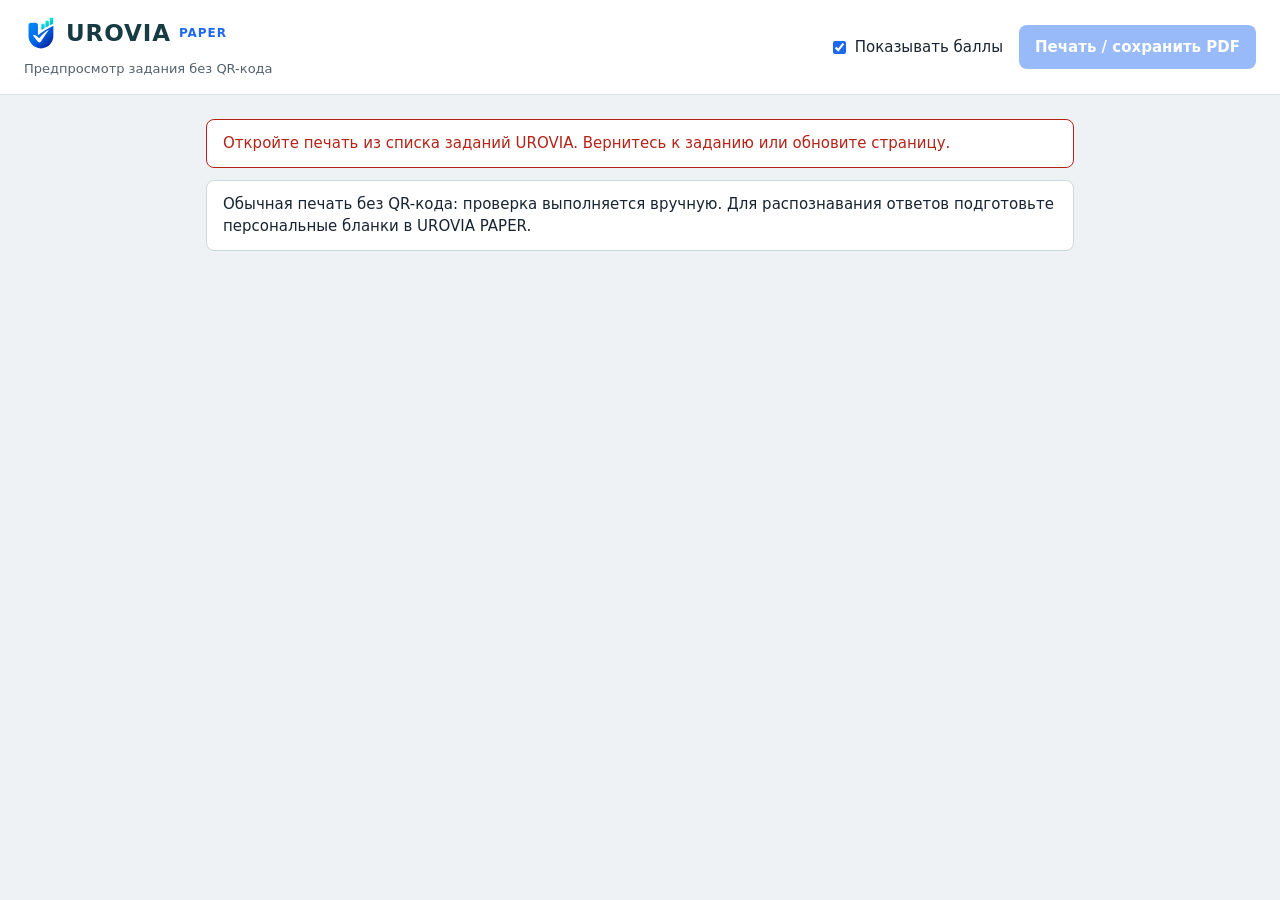
<file: paper.html>
<!DOCTYPE html>
<html lang="ru">
<head>
<meta charset="utf-8">
<meta name="viewport" content="width=device-width, initial-scale=1">
<meta name="urovia-release" content="dev">
<meta name="robots" content="noindex,nofollow">
<title>UROVIA PAPER — печать задания</title>
<meta name="theme-color" content="#1d68f0"><link id="siteFavicon" rel="icon" type="image/png" href="./favicon.png?v=4">
<script defer src="./paper-branding.js?v=3"></script>
<link rel="stylesheet" href="./paper.css?v=4">
<script defer src="./paper.js?v=1"></script>
<link rel="stylesheet" href="./pwa.css?v=52"><script defer src="./pwa.js?v=56"></script>
</head>
<body class="paper-preview">
<header class="toolbar">
<div><a href="./paper-workspace.html" class="brand">UROVIA <span>PAPER</span></a><p>Предпросмотр задания без QR-кода</p></div>
<div class="controls"><label><input type="checkbox" id="points" checked> Показывать баллы</label><button id="print" type="button" disabled>Печать / сохранить PDF</button></div>
</header>
<main>
<p class="notice" id="status" role="status" aria-live="polite">Загрузка задания…</p>
<p class="notice" id="limit">Обычная печать без QR-кода: проверка выполняется вручную. Для распознавания ответов подготовьте персональные бланки в UROVIA PAPER.</p>
<article id="sheet" class="sheet" hidden></article>
</main>
</body>
</html>
</file>
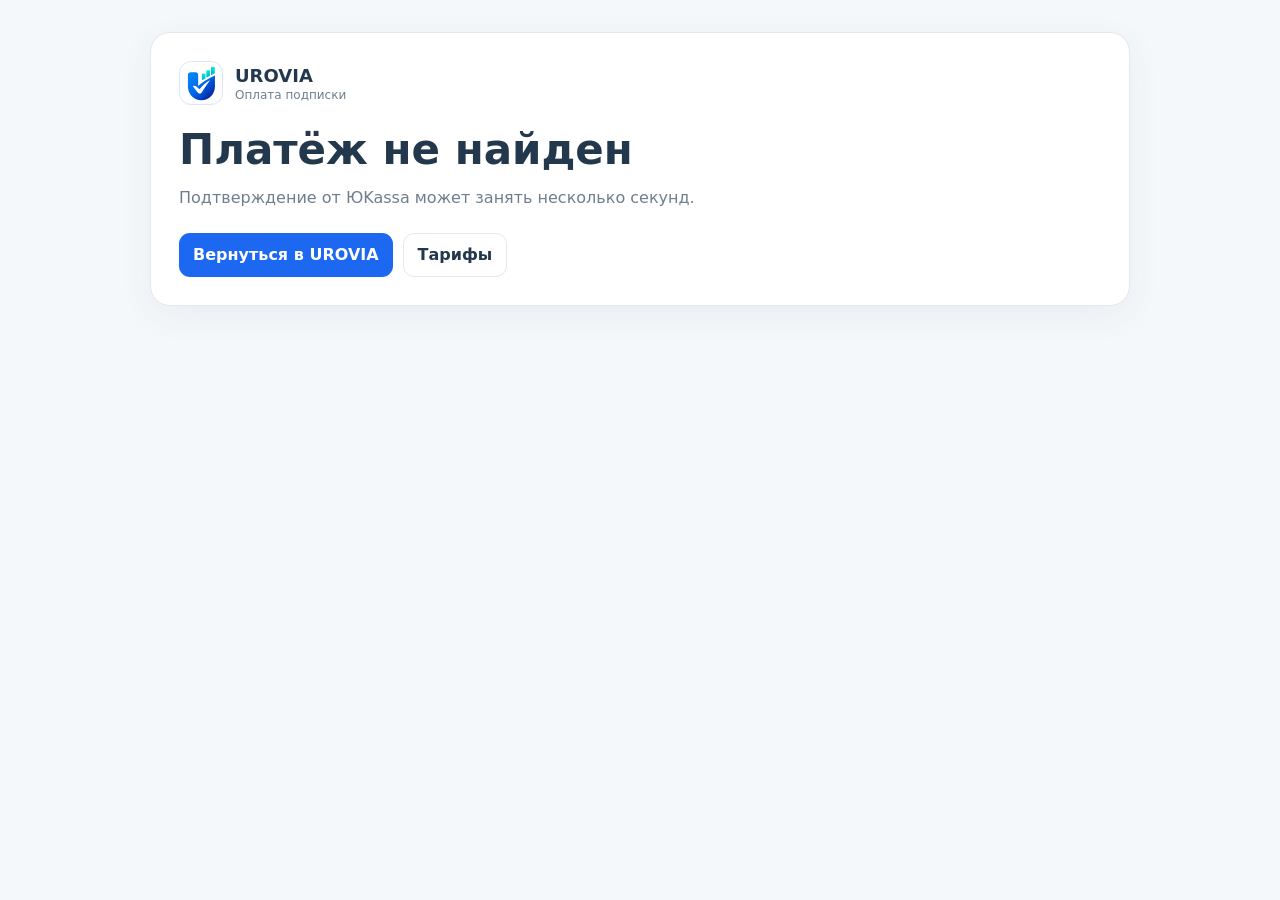
<file: payment-return.html>
<!doctype html><html lang="ru"><head><meta charset="utf-8"><meta name="viewport" content="width=device-width,initial-scale=1"><title>Оплата UROVIA</title><link rel="icon" href="favicon.png?v=4"><link rel="stylesheet" href="legal.css?v=4"></head><body><main class="legal-shell"><header class="legal-head"><div class="legal-brand"><div class="legal-mark">U</div><div><b>UROVIA</b><span>Оплата подписки</span></div></div><h1 id="paymentTitle">Проверяем платёж…</h1><p id="paymentText">Подтверждение от ЮKassa может занять несколько секунд.</p><div class="legal-actions"><a class="primary" href="index.html">Вернуться в UROVIA</a><a class="secondary" href="pricing.php">Тарифы</a></div></header></main><script>
(async()=>{const id=new URLSearchParams(location.search).get('order_id');if(!id){document.getElementById('paymentTitle').textContent='Платёж не найден';return;}for(let i=0;i<10;i++){try{const r=await fetch('./api/subscription/order-status.php?order_id='+encodeURIComponent(id),{credentials:'same-origin',cache:'no-store'});const d=await r.json();if(r.status===401||r.status===403){location.href='login.html';return;}if(d.ok){const s=d.order.status;if(s==='succeeded'){document.getElementById('paymentTitle').textContent='Оплата прошла успешно';document.getElementById('paymentText').textContent='Подписка активирована. Можно вернуться в UROVIA.';return;}if(['cancelled','failed','refunded'].includes(s)){document.getElementById('paymentTitle').textContent='Оплата не завершена';document.getElementById('paymentText').textContent='Подписка не была активирована. Вы можете повторить оплату из раздела «Тариф и подписка».';return;}}}catch(e){}await new Promise(r=>setTimeout(r,2000));}document.getElementById('paymentTitle').textContent='Платёж обрабатывается';document.getElementById('paymentText').textContent='Если деньги списаны, подписка активируется после подтверждения ЮKassa. Обновите страницу через некоторое время.';})();
</script></body></html>
</file>
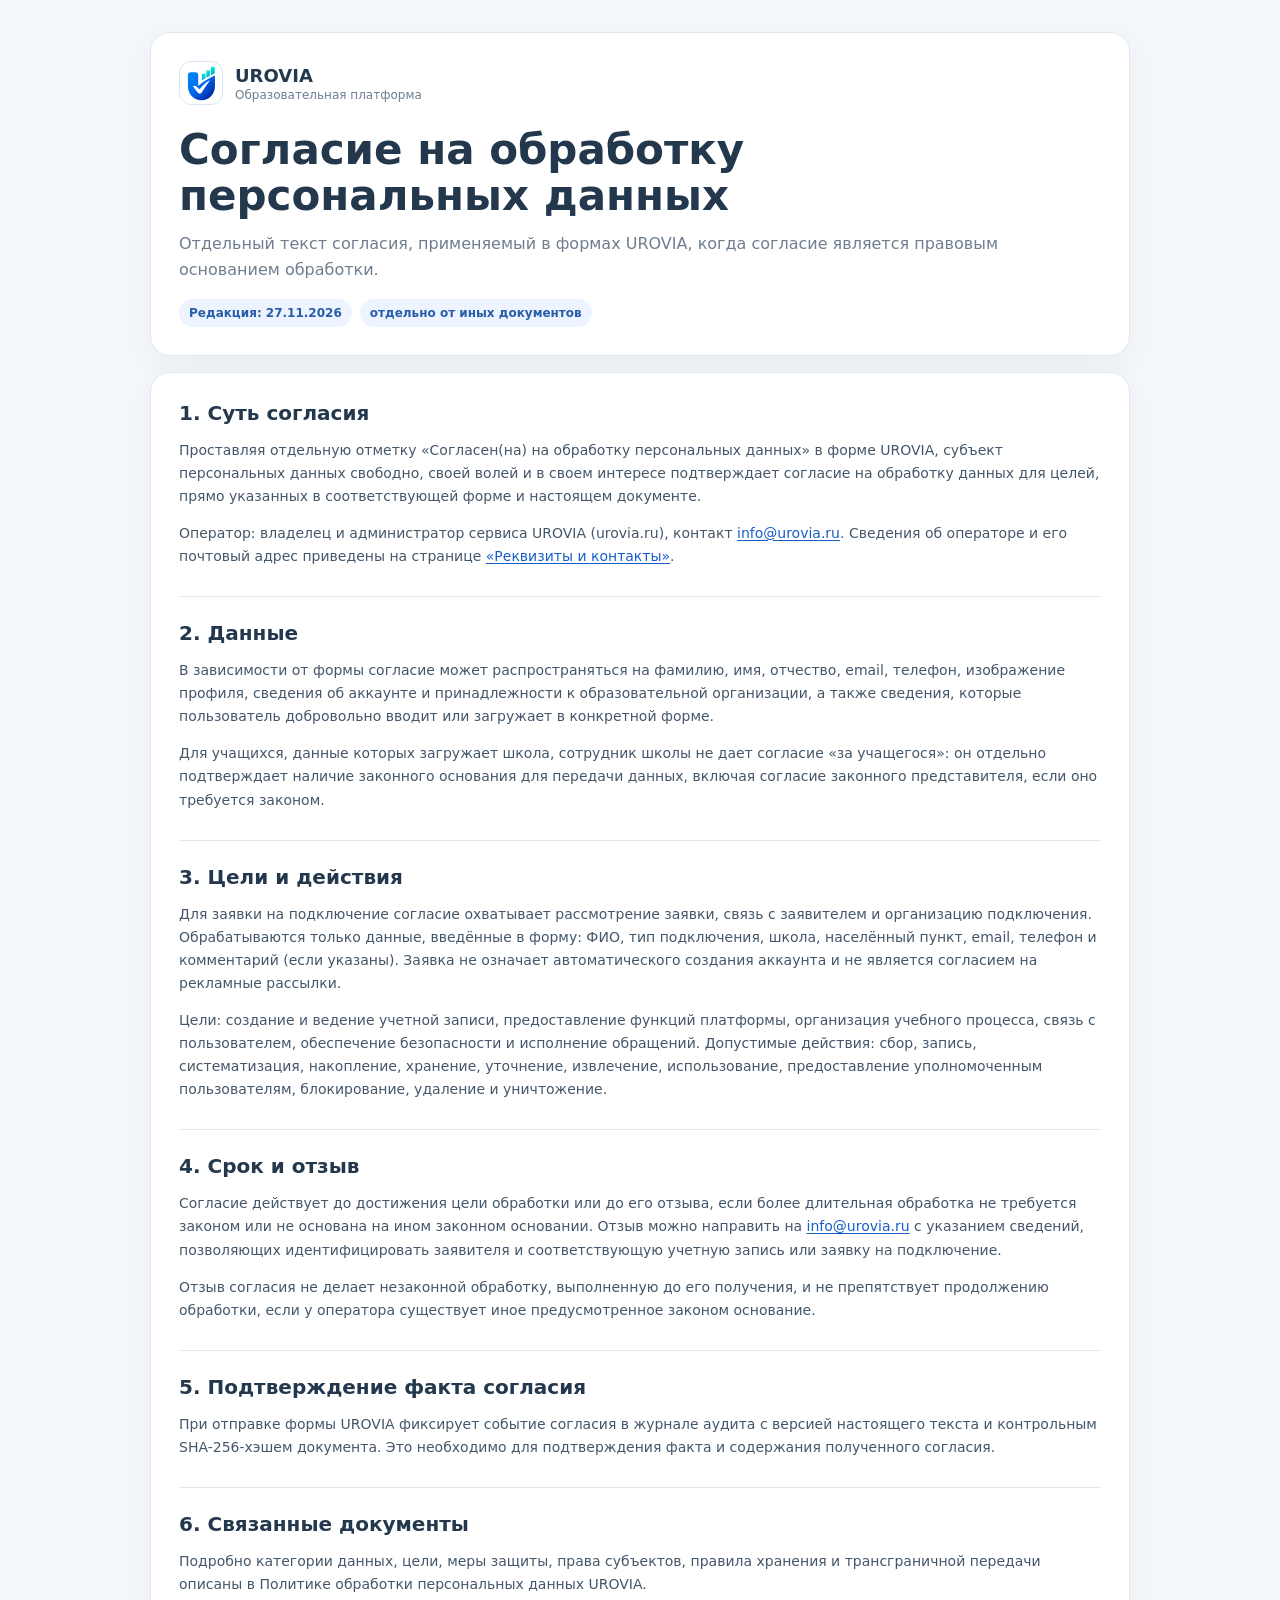
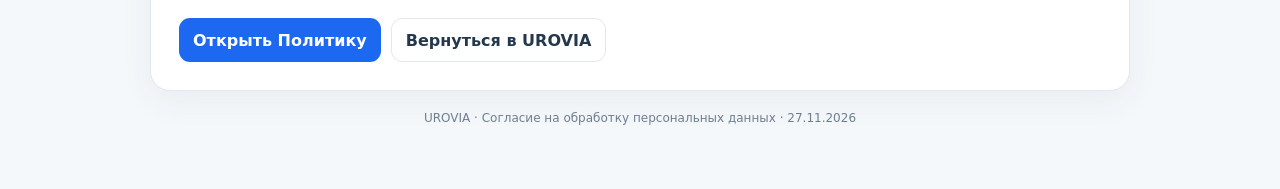
<file: personal-data-consent.html>
<!doctype html>
<html lang="ru">
<head>
<meta charset="utf-8">
<meta name="viewport" content="width=device-width,initial-scale=1,viewport-fit=cover">
<title>Согласие на обработку персональных данных — UROVIA</title>
<meta name="robots" content="index,follow">
<link rel="icon" href="favicon.png?v=4">
<link rel="stylesheet" href="legal.css?v=4">
</head>
<body>
<main class="legal-shell">
<header class="legal-head">
<div class="legal-brand"><div class="legal-mark">U</div><div><b>UROVIA</b><span>Образовательная платформа</span></div></div>
<h1>Согласие на обработку персональных данных</h1>
<p>Отдельный текст согласия, применяемый в формах UROVIA, когда согласие является правовым основанием обработки.</p>
<div class="legal-meta"><span>Редакция: 27.11.2026</span><span>отдельно от иных документов</span></div>
</header>
<article class="legal-card">
<section>
<h2>1. Суть согласия</h2>
<p>Проставляя отдельную отметку «Согласен(на) на обработку персональных данных» в форме UROVIA, субъект персональных данных свободно, своей волей и в своем интересе подтверждает согласие на обработку данных для целей, прямо указанных в соответствующей форме и настоящем документе.</p>
<p>Оператор: владелец и администратор сервиса UROVIA (urovia.ru), контакт <a href="mailto:info@urovia.ru">info@urovia.ru</a>. Сведения об операторе и его почтовый адрес приведены на странице <a href="requisites.php">«Реквизиты и контакты»</a>.</p>
</section>
<section>
<h2>2. Данные</h2>
<p>В зависимости от формы согласие может распространяться на фамилию, имя, отчество, email, телефон, изображение профиля, сведения об аккаунте и принадлежности к образовательной организации, а также сведения, которые пользователь добровольно вводит или загружает в конкретной форме.</p>
<p>Для учащихся, данные которых загружает школа, сотрудник школы не дает согласие «за учащегося»: он отдельно подтверждает наличие законного основания для передачи данных, включая согласие законного представителя, если оно требуется законом.</p>
</section>
<section>
<h2>3. Цели и действия</h2>
<p>Для заявки на подключение согласие охватывает рассмотрение заявки, связь с заявителем и организацию подключения. Обрабатываются только данные, введённые в форму: ФИО, тип подключения, школа, населённый пункт, email, телефон и комментарий (если указаны). Заявка не означает автоматического создания аккаунта и не является согласием на рекламные рассылки.</p>
<p>Цели: создание и ведение учетной записи, предоставление функций платформы, организация учебного процесса, связь с пользователем, обеспечение безопасности и исполнение обращений. Допустимые действия: сбор, запись, систематизация, накопление, хранение, уточнение, извлечение, использование, предоставление уполномоченным пользователям, блокирование, удаление и уничтожение.</p>
</section>
<section>
<h2>4. Срок и отзыв</h2>
<p>Согласие действует до достижения цели обработки или до его отзыва, если более длительная обработка не требуется законом или не основана на ином законном основании. Отзыв можно направить на <a href="mailto:info@urovia.ru">info@urovia.ru</a> с указанием сведений, позволяющих идентифицировать заявителя и соответствующую учетную запись или заявку на подключение.</p>
<p>Отзыв согласия не делает незаконной обработку, выполненную до его получения, и не препятствует продолжению обработки, если у оператора существует иное предусмотренное законом основание.</p>
</section>
<section>
<h2>5. Подтверждение факта согласия</h2>
<p>При отправке формы UROVIA фиксирует событие согласия в журнале аудита с версией настоящего текста и контрольным SHA-256-хэшем документа. Это необходимо для подтверждения факта и содержания полученного согласия.</p>
</section>
<section>
<h2>6. Связанные документы</h2>
<p>Подробно категории данных, цели, меры защиты, права субъектов, правила хранения и трансграничной передачи описаны в Политике обработки персональных данных UROVIA.</p>
<div class="legal-actions"><a class="primary" href="privacy-policy.html">Открыть Политику</a><a class="secondary" href="login.html">Вернуться в UROVIA</a></div>
</section>
</article>
<footer class="legal-foot">UROVIA · Согласие на обработку персональных данных · 27.11.2026</footer>
</main>
</body>
</html>
</file>
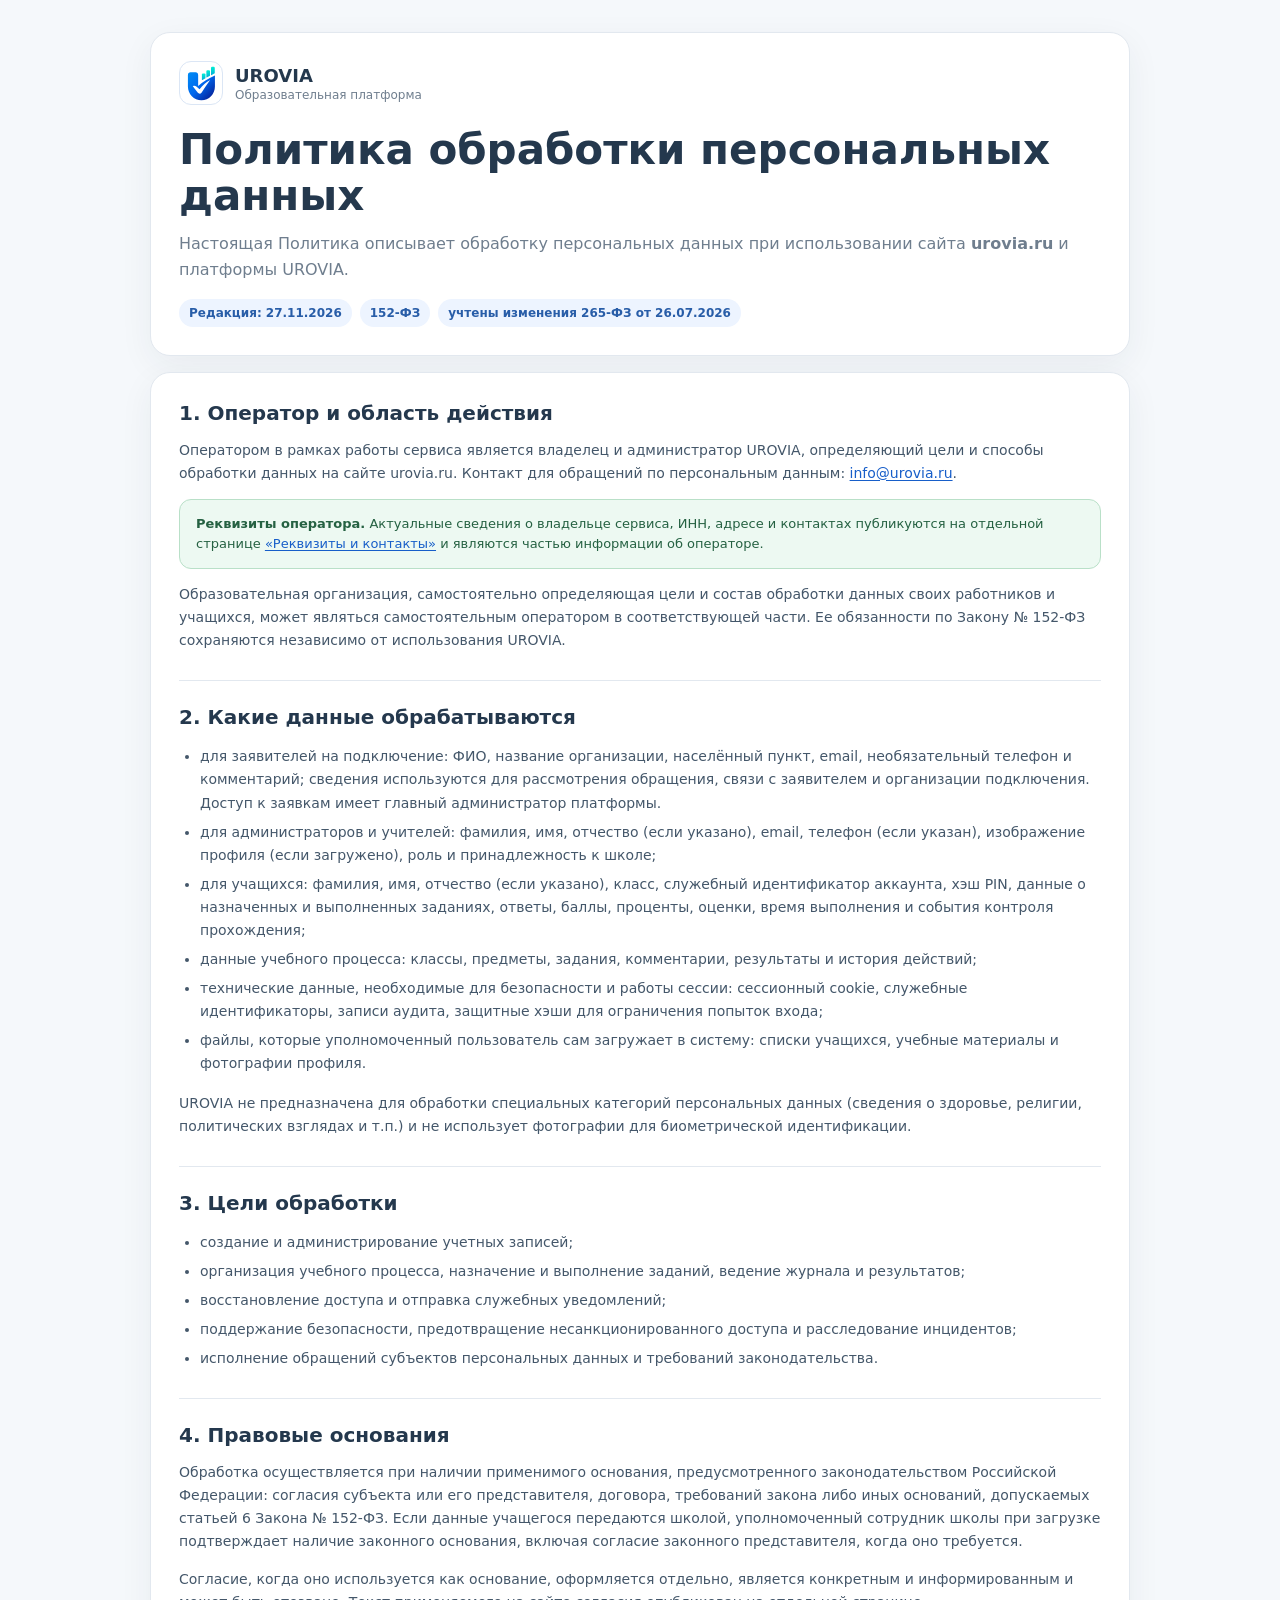
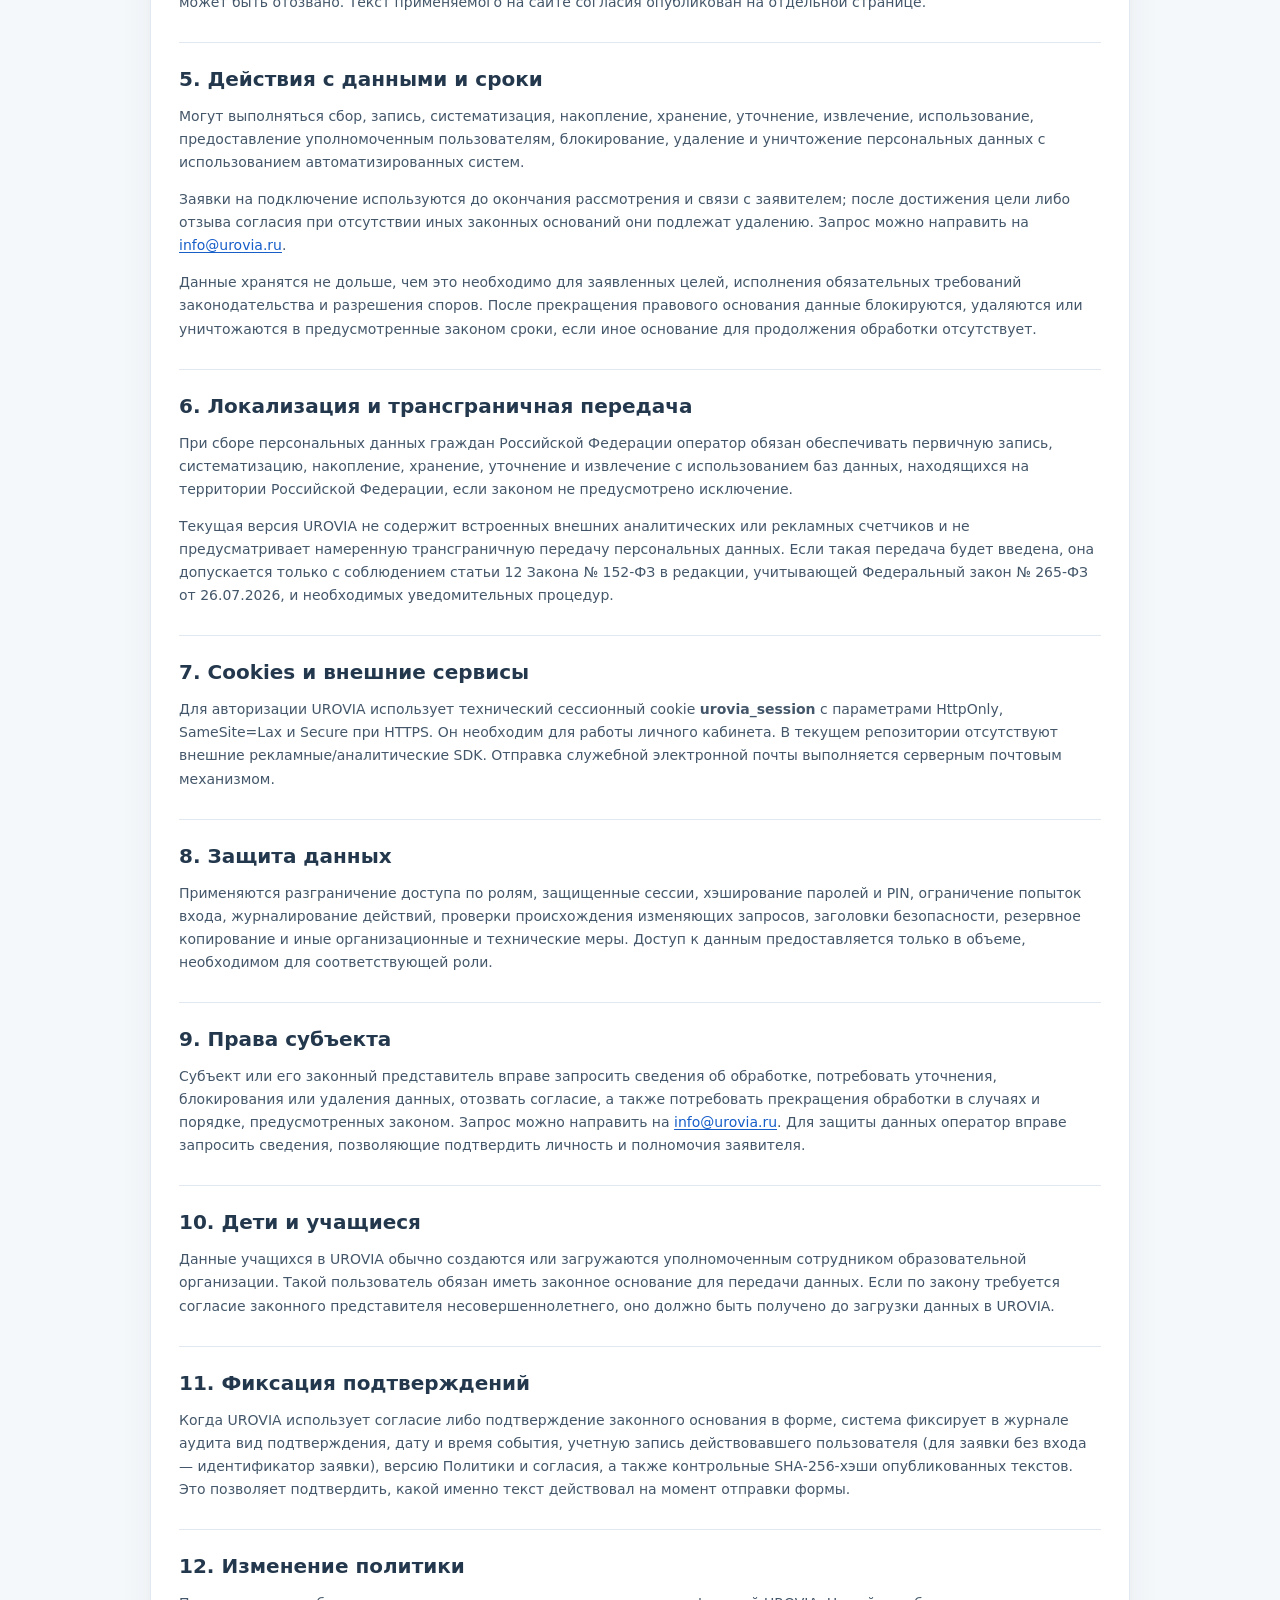
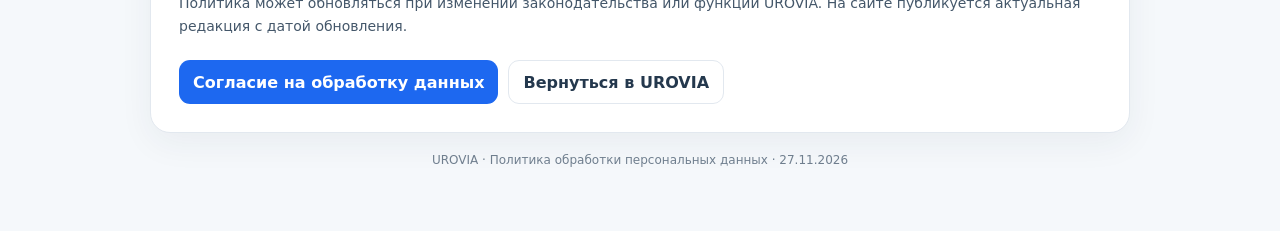
<file: privacy-policy.html>
<!doctype html>
<html lang="ru">
<head>
<meta charset="utf-8">
<meta name="viewport" content="width=device-width,initial-scale=1,viewport-fit=cover">
<title>Политика обработки персональных данных — UROVIA</title>
<meta name="robots" content="index,follow">
<link rel="icon" href="favicon.png?v=4">
<link rel="stylesheet" href="legal.css?v=4">
</head>
<body>
<main class="legal-shell">
<header class="legal-head">
<div class="legal-brand"><div class="legal-mark">U</div><div><b>UROVIA</b><span>Образовательная платформа</span></div></div>
<h1>Политика обработки персональных данных</h1>
<p>Настоящая Политика описывает обработку персональных данных при использовании сайта <b>urovia.ru</b> и платформы UROVIA.</p>
<div class="legal-meta"><span>Редакция: 27.11.2026</span><span>152-ФЗ</span><span>учтены изменения 265-ФЗ от 26.07.2026</span></div>
</header>
<article class="legal-card">
<section>
<h2>1. Оператор и область действия</h2>
<p>Оператором в рамках работы сервиса является владелец и администратор UROVIA, определяющий цели и способы обработки данных на сайте urovia.ru. Контакт для обращений по персональным данным: <a href="mailto:info@urovia.ru">info@urovia.ru</a>.</p>
<div class="legal-good"><b>Реквизиты оператора.</b> Актуальные сведения о владельце сервиса, ИНН, адресе и контактах публикуются на отдельной странице <a href="requisites.php">«Реквизиты и контакты»</a> и являются частью информации об операторе.</div>
<p>Образовательная организация, самостоятельно определяющая цели и состав обработки данных своих работников и учащихся, может являться самостоятельным оператором в соответствующей части. Ее обязанности по Закону № 152-ФЗ сохраняются независимо от использования UROVIA.</p>
</section>
<section>
<h2>2. Какие данные обрабатываются</h2>
<ul>
<li>для заявителей на подключение: ФИО, название организации, населённый пункт, email, необязательный телефон и комментарий; сведения используются для рассмотрения обращения, связи с заявителем и организации подключения. Доступ к заявкам имеет главный администратор платформы.</li>
<li>для администраторов и учителей: фамилия, имя, отчество (если указано), email, телефон (если указан), изображение профиля (если загружено), роль и принадлежность к школе;</li>
<li>для учащихся: фамилия, имя, отчество (если указано), класс, служебный идентификатор аккаунта, хэш PIN, данные о назначенных и выполненных заданиях, ответы, баллы, проценты, оценки, время выполнения и события контроля прохождения;</li>
<li>данные учебного процесса: классы, предметы, задания, комментарии, результаты и история действий;</li>
<li>технические данные, необходимые для безопасности и работы сессии: сессионный cookie, служебные идентификаторы, записи аудита, защитные хэши для ограничения попыток входа;</li>
<li>файлы, которые уполномоченный пользователь сам загружает в систему: списки учащихся, учебные материалы и фотографии профиля.</li>
</ul>
<p>UROVIA не предназначена для обработки специальных категорий персональных данных (сведения о здоровье, религии, политических взглядах и т.п.) и не использует фотографии для биометрической идентификации.</p>
</section>
<section>
<h2>3. Цели обработки</h2>
<ul>
<li>создание и администрирование учетных записей;</li>
<li>организация учебного процесса, назначение и выполнение заданий, ведение журнала и результатов;</li>
<li>восстановление доступа и отправка служебных уведомлений;</li>
<li>поддержание безопасности, предотвращение несанкционированного доступа и расследование инцидентов;</li>
<li>исполнение обращений субъектов персональных данных и требований законодательства.</li>
</ul>
</section>
<section>
<h2>4. Правовые основания</h2>
<p>Обработка осуществляется при наличии применимого основания, предусмотренного законодательством Российской Федерации: согласия субъекта или его представителя, договора, требований закона либо иных оснований, допускаемых статьей 6 Закона № 152-ФЗ. Если данные учащегося передаются школой, уполномоченный сотрудник школы при загрузке подтверждает наличие законного основания, включая согласие законного представителя, когда оно требуется.</p>
<p>Согласие, когда оно используется как основание, оформляется отдельно, является конкретным и информированным и может быть отозвано. Текст применяемого на сайте согласия опубликован на отдельной странице.</p>
</section>
<section>
<h2>5. Действия с данными и сроки</h2>
<p>Могут выполняться сбор, запись, систематизация, накопление, хранение, уточнение, извлечение, использование, предоставление уполномоченным пользователям, блокирование, удаление и уничтожение персональных данных с использованием автоматизированных систем.</p>
<p>Заявки на подключение используются до окончания рассмотрения и связи с заявителем; после достижения цели либо отзыва согласия при отсутствии иных законных оснований они подлежат удалению. Запрос можно направить на <a href="mailto:info@urovia.ru">info@urovia.ru</a>.</p>
<p>Данные хранятся не дольше, чем это необходимо для заявленных целей, исполнения обязательных требований законодательства и разрешения споров. После прекращения правового основания данные блокируются, удаляются или уничтожаются в предусмотренные законом сроки, если иное основание для продолжения обработки отсутствует.</p>
</section>
<section>
<h2>6. Локализация и трансграничная передача</h2>
<p>При сборе персональных данных граждан Российской Федерации оператор обязан обеспечивать первичную запись, систематизацию, накопление, хранение, уточнение и извлечение с использованием баз данных, находящихся на территории Российской Федерации, если законом не предусмотрено исключение.</p>
<p>Текущая версия UROVIA не содержит встроенных внешних аналитических или рекламных счетчиков и не предусматривает намеренную трансграничную передачу персональных данных. Если такая передача будет введена, она допускается только с соблюдением статьи 12 Закона № 152-ФЗ в редакции, учитывающей Федеральный закон № 265-ФЗ от 26.07.2026, и необходимых уведомительных процедур.</p>
</section>
<section>
<h2>7. Cookies и внешние сервисы</h2>
<p>Для авторизации UROVIA использует технический сессионный cookie <b>urovia_session</b> с параметрами HttpOnly, SameSite=Lax и Secure при HTTPS. Он необходим для работы личного кабинета. В текущем репозитории отсутствуют внешние рекламные/аналитические SDK. Отправка служебной электронной почты выполняется серверным почтовым механизмом.</p>
</section>
<section>
<h2>8. Защита данных</h2>
<p>Применяются разграничение доступа по ролям, защищенные сессии, хэширование паролей и PIN, ограничение попыток входа, журналирование действий, проверки происхождения изменяющих запросов, заголовки безопасности, резервное копирование и иные организационные и технические меры. Доступ к данным предоставляется только в объеме, необходимом для соответствующей роли.</p>
</section>
<section>
<h2>9. Права субъекта</h2>
<p>Субъект или его законный представитель вправе запросить сведения об обработке, потребовать уточнения, блокирования или удаления данных, отозвать согласие, а также потребовать прекращения обработки в случаях и порядке, предусмотренных законом. Запрос можно направить на <a href="mailto:info@urovia.ru">info@urovia.ru</a>. Для защиты данных оператор вправе запросить сведения, позволяющие подтвердить личность и полномочия заявителя.</p>
</section>
<section>
<h2>10. Дети и учащиеся</h2>
<p>Данные учащихся в UROVIA обычно создаются или загружаются уполномоченным сотрудником образовательной организации. Такой пользователь обязан иметь законное основание для передачи данных. Если по закону требуется согласие законного представителя несовершеннолетнего, оно должно быть получено до загрузки данных в UROVIA.</p>
</section>
<section>
<h2>11. Фиксация подтверждений</h2>
<p>Когда UROVIA использует согласие либо подтверждение законного основания в форме, система фиксирует в журнале аудита вид подтверждения, дату и время события, учетную запись действовавшего пользователя (для заявки без входа — идентификатор заявки), версию Политики и согласия, а также контрольные SHA-256-хэши опубликованных текстов. Это позволяет подтвердить, какой именно текст действовал на момент отправки формы.</p>
</section>
<section>
<h2>12. Изменение политики</h2>
<p>Политика может обновляться при изменении законодательства или функций UROVIA. На сайте публикуется актуальная редакция с датой обновления.</p>
<div class="legal-actions"><a class="primary" href="personal-data-consent.html">Согласие на обработку данных</a><a class="secondary" href="login.html">Вернуться в UROVIA</a></div>
</section>
</article>
<footer class="legal-foot">UROVIA · Политика обработки персональных данных · 27.11.2026</footer>
</main>
</body>
</html>
</file>
<file: styles.css>
*{box-sizing:border-box}html{font-family:Inter,ui-sans-serif,-apple-system,BlinkMacSystemFont,"Segoe UI",sans-serif;color:#17202a;background:#f5f7fa}body{margin:0;min-height:100vh}button,input,select{font:inherit}.hidden{display:none!important}.app-shell{min-height:100vh;display:grid;grid-template-columns:258px 1fr}.sidebar{position:sticky;top:0;height:100vh;background:#fff;border-right:1px solid #e7ebf0;padding:24px 18px;display:flex;flex-direction:column;z-index:20}.brand{display:flex;align-items:center;gap:12px;padding:0 8px 22px}.brand-mark{width:42px;height:42px;border-radius:13px;display:grid;place-items:center;background:#1d68f0;color:#fff;font-size:22px;font-weight:800;box-shadow:0 8px 24px rgba(29,104,240,.24)}.brand strong,.brand span,.profile-mini strong,.profile-mini span{display:block}.brand strong{font-size:17px}.brand span,.profile-mini span{font-size:12px;color:#8b95a1;margin-top:3px}.role-switch{display:grid;grid-template-columns:1fr 1fr;gap:4px;background:#f3f5f8;padding:4px;border-radius:12px;margin-bottom:22px}.role-btn{border:0;background:transparent;border-radius:9px;padding:9px 8px;color:#6b7682;cursor:pointer}.role-btn.active{background:#fff;color:#1d68f0;font-weight:700;box-shadow:0 2px 10px rgba(26,39,56,.08)}.nav{display:flex;flex-direction:column;gap:6px}.nav-item{border:0;background:transparent;text-align:left;padding:12px 13px;border-radius:11px;color:#66717d;cursor:pointer;display:flex;gap:12px;align-items:center}.nav-item:hover,.nav-item.active{background:#edf4ff;color:#1d68f0;font-weight:700}.nav-item span{width:20px;text-align:center}.sidebar-footer{margin-top:auto;border-top:1px solid #eef1f4;padding-top:18px}.profile-mini{display:flex;gap:11px;align-items:center;padding:4px 7px}.avatar{width:38px;height:38px;border-radius:50%;display:grid;place-items:center;background:#eaf2ff;color:#1d68f0;font-weight:800}.main{min-width:0}.topbar{height:88px;background:rgba(255,255,255,.92);backdrop-filter:blur(10px);border-bottom:1px solid #e8ecf1;display:flex;align-items:center;justify-content:space-between;padding:0 34px;position:sticky;top:0;z-index:10}.topbar-title p{margin:0 0 3px;color:#8c97a3;font-size:12px;text-transform:uppercase;letter-spacing:.08em;font-weight:700}.topbar-title h1{font-size:22px;margin:0}.top-actions{display:flex;align-items:center;gap:10px}.icon-btn{border:1px solid #e4e9ef;background:#fff;width:42px;height:42px;border-radius:12px;cursor:pointer}.primary-btn,.secondary-btn,.hero-action{border:0;border-radius:11px;padding:11px 16px;font-weight:700;cursor:pointer}.primary-btn{background:#1d68f0;color:#fff;box-shadow:0 6px 16px rgba(29,104,240,.18)}.primary-btn:hover{background:#1559d5}.secondary-btn{background:#fff;color:#33404d;border:1px solid #dce2e8}.text-btn{background:none;border:0;color:#1d68f0;font-weight:700;cursor:pointer}.view{display:none;padding:30px 34px 44px;max-width:1500px;margin:0 auto}.view.active{display:block}.hero-card{background:linear-gradient(120deg,#1c66ee,#548ef7);color:#fff;border-radius:22px;padding:34px;display:flex;justify-content:space-between;align-items:end;gap:30px;overflow:hidden;position:relative;box-shadow:0 14px 34px rgba(29,104,240,.18)}.hero-card:after{content:"";position:absolute;width:260px;height:260px;border-radius:50%;right:-75px;top:-100px;border:42px solid rgba(255,255,255,.09)}.hero-card h2{font-size:30px;max-width:650px;margin:16px 0 10px;line-height:1.16}.hero-card p{margin:0;max-width:680px;color:rgba(255,255,255,.82);line-height:1.55}.pill{display:inline-flex;background:rgba(255,255,255,.16);padding:7px 11px;border-radius:999px;font-size:12px;font-weight:700}.hero-action{background:#fff;color:#1d68f0;z-index:1;white-space:nowrap}.stats-grid{display:grid;grid-template-columns:repeat(4,1fr);gap:16px;margin-top:18px}.stat-card{background:#fff;border:1px solid #e9edf2;border-radius:16px;padding:19px;box-shadow:0 6px 18px rgba(29,43,61,.035)}.stat-card span,.stat-card small{display:block;color:#82909d}.stat-card span{font-size:13px;font-weight:600}.stat-card strong{font-size:30px;display:block;margin:8px 0 4px}.stat-card small{font-size:12px}.content-grid{display:grid;grid-template-columns:minmax(0,1.65fr) minmax(300px,.75fr);gap:18px;margin-top:18px}.panel{background:#fff;border:1px solid #e8edf2;border-radius:18px;padding:20px;box-shadow:0 6px 20px rgba(28,43,61,.035)}.panel-head{display:flex;justify-content:space-between;align-items:center;margin-bottom:14px}.panel-head h3,.standalone h3{margin:4px 0 0}.section-kicker{font-size:11px;text-transform:uppercase;letter-spacing:.08em;color:#8c97a3;font-weight:800}.task-list{display:flex;flex-direction:column}.task-row{display:grid;grid-template-columns:auto minmax(0,1fr) auto auto;gap:13px;align-items:center;padding:15px 2px;border-top:1px solid #eef1f4}.task-row:first-child{border-top:0}.subject-icon{width:42px;height:42px;border-radius:12px;background:#edf4ff;color:#1d68f0;display:grid;place-items:center;font-weight:800}.task-main strong,.task-main span,.task-progress strong,.task-progress span{display:block}.task-main span,.task-progress span{color:#8995a1;font-size:12px;margin-top:4px}.task-progress{text-align:center;min-width:55px}.status{display:inline-flex;align-items:center;justify-content:center;padding:6px 9px;border-radius:999px;font-size:11px;font-weight:800;white-space:nowrap}.status.amber{background:#fff4dc;color:#a56700}.status.green{background:#e7f8ee;color:#19834a}.status.blue{background:#e9f2ff;color:#2466c9}.class-grid{display:grid;grid-template-columns:1fr 1fr;gap:10px}.class-card{border:1px solid #e5eaf0;background:#fafbfd;border-radius:14px;padding:16px;text-align:left;cursor:pointer}.class-card strong,.class-card span,.class-card b{display:block}.class-card strong{font-size:19px}.class-card span{color:#8a96a3;font-size:12px;margin:5px 0 11px}.class-card b{color:#1d68f0}.section-toolbar{display:flex;align-items:end;justify-content:space-between;gap:20px;margin-bottom:18px}.section-toolbar h2{font-size:28px;margin:5px 0}.section-toolbar p{margin:0;color:#7c8895}.filters{display:flex;gap:10px;margin-bottom:15px}.filters input,.filters select,form input,form select{border:1px solid #dfe5eb;background:#fff;border-radius:10px;padding:11px 12px;color:#33404d}.search{min-width:260px}.table-wrap{overflow:auto}table{width:100%;border-collapse:collapse;min-width:700px}th{text-align:left;color:#8b96a2;font-size:11px;text-transform:uppercase;letter-spacing:.05em;padding:12px}td{padding:14px 12px;border-top:1px solid #edf0f3;color:#45515e;font-size:14px}td small{display:block;color:#929ca6;margin-top:4px}.grade{width:31px;height:31px;border-radius:9px;display:inline-grid;place-items:center;font-weight:800}.grade-5{background:#e5f8ed;color:#157d45}.grade-4{background:#e8f1ff;color:#1e65cc}.grade-3{background:#fff2d9;color:#9a6500}.large-class-grid{display:grid;grid-template-columns:repeat(2,1fr);gap:16px}.class-detail{display:grid;grid-template-columns:1fr auto;align-items:center;gap:12px}.class-detail h3{margin:12px 0 4px}.class-detail p{margin:0;color:#8894a0}.class-detail>strong{font-size:27px;color:#1d68f0}.class-detail button{grid-column:1/-1;border:0;background:#f0f5ff;color:#1d68f0;border-radius:10px;padding:10px;font-weight:700;cursor:pointer}.class-badge{background:#edf4ff;color:#1d68f0;border-radius:9px;padding:7px 9px;font-weight:800;font-size:12px}.student-welcome{background:#17243a;color:#fff;border-radius:22px;padding:30px;display:flex;justify-content:space-between;align-items:center}.student-welcome h2{font-size:30px;margin:14px 0 7px}.student-welcome p{margin:0;color:#b8c2d0}.student-score{background:rgba(255,255,255,.08);padding:18px 22px;border-radius:16px;min-width:190px}.student-score span,.student-score small{display:block;color:#bec7d3}.student-score strong{display:block;font-size:30px;margin:5px 0}.student-layout{display:grid;grid-template-columns:minmax(0,1fr) 330px;gap:18px;margin-top:22px}.panel-head.standalone{margin-bottom:10px}.student-task-cards{display:grid;grid-template-columns:repeat(2,1fr);gap:14px}.student-task{background:#fff;border:1px solid #e7ecf1;border-radius:17px;padding:19px;box-shadow:0 5px 18px rgba(30,45,62,.035)}.student-task-top,.student-task-bottom{display:flex;justify-content:space-between;align-items:center;gap:10px}.subject-pill{background:#f0f5ff;color:#1d68f0;padding:6px 9px;border-radius:8px;font-size:11px;font-weight:800}.student-task h3{margin:20px 0 7px}.student-task p{color:#85919d;font-size:13px;margin:0 0 20px}.student-task-bottom span{font-size:12px;color:#8a96a2}.recent-grades{height:max-content}.grade-row{display:flex;justify-content:space-between;align-items:center;padding:13px 0;border-top:1px solid #eef1f4}.grade-row:first-of-type{border-top:0}.grade-row strong,.grade-row span{display:block}.grade-row div span{color:#8995a1;font-size:12px;margin-top:4px}.modal-backdrop{position:fixed;inset:0;background:rgba(18,27,39,.5);z-index:100;display:grid;place-items:center;padding:18px;backdrop-filter:blur(4px)}.modal{width:min(590px,100%);max-height:92vh;overflow:auto;background:#fff;border-radius:20px;padding:27px;position:relative;box-shadow:0 24px 70px rgba(0,0,0,.25)}.modal h2{margin:6px 0}.modal>p{color:#7f8a96;line-height:1.5}.modal-close{position:absolute;right:16px;top:14px;width:36px;height:36px;border:0;background:#f3f5f7;border-radius:10px;font-size:22px;cursor:pointer}form{display:flex;flex-direction:column;gap:14px;margin-top:20px}form label{display:flex;flex-direction:column;gap:7px;font-size:13px;font-weight:700;color:#4e5965}.form-row{display:grid;grid-template-columns:1fr 1fr;gap:12px}.file-drop{border:1.5px dashed #b8c5d2!important;background:#f8fbff;padding:22px!important;border-radius:14px;text-align:center;color:#6c7a88!important}.file-drop input{border:0;padding:8px 0 0;background:transparent}.full{width:100%}.quiz-modal{width:min(720px,100%)}.quiz-head{padding-right:40px}.quiz-head h2{font-size:24px}.quiz-meta{display:flex;gap:8px;flex-wrap:wrap;margin:10px 0 20px}.quiz-meta span{background:#f2f5f8;border-radius:999px;padding:6px 9px;font-size:11px;color:#65717e}.question{padding:18px 0;border-top:1px solid #edf0f3}.question h4{margin:0 0 13px;font-size:16px}.answers{display:grid;gap:8px}.answer{display:flex;gap:10px;align-items:center;padding:11px 12px;border:1px solid #e2e7ec;border-radius:10px;cursor:pointer}.answer:hover{border-color:#a9c6f9;background:#f7faff}.result-card{text-align:center;padding:10px 0}.result-circle{width:130px;height:130px;border-radius:50%;display:grid;place-items:center;margin:20px auto;background:conic-gradient(#1d68f0 var(--score),#e8edf3 0);position:relative}.result-circle:after{content:"";position:absolute;inset:12px;border-radius:50%;background:#fff}.result-circle strong{z-index:1;font-size:27px}.result-grade{font-size:44px;font-weight:900;color:#1d68f0}.mobile-only{display:none}
@media(max-width:1050px){.stats-grid{grid-template-columns:repeat(2,1fr)}.content-grid,.student-layout{grid-template-columns:1fr}.recent-grades{display:none}}
@media(max-width:780px){.app-shell{display:block}.sidebar{position:fixed;left:-280px;transition:left .22s ease;width:258px;box-shadow:14px 0 38px rgba(24,36,50,.16)}.sidebar.open{left:0}.mobile-only{display:inline-grid;place-items:center}.topbar{height:74px;padding:0 16px;gap:9px}.topbar-title{margin-right:auto}.topbar-title p{display:none}.topbar-title h1{font-size:18px}.teacher-only{display:none}.view{padding:18px 14px 32px}.hero-card{padding:24px;display:block}.hero-card h2{font-size:24px}.hero-action{margin-top:20px}.stats-grid{grid-template-columns:1fr 1fr;gap:10px}.stat-card{padding:15px}.stat-card strong{font-size:24px}.content-grid{margin-top:10px}.task-row{grid-template-columns:auto minmax(0,1fr) auto}.task-progress{display:none}.status{font-size:10px}.class-grid{grid-template-columns:1fr 1fr}.section-toolbar{align-items:flex-start;flex-direction:column}.filters{display:grid;grid-template-columns:1fr 1fr}.filters .search{grid-column:1/-1;min-width:0}.large-class-grid{grid-template-columns:1fr}.student-welcome{display:block;padding:23px}.student-score{margin-top:18px}.student-task-cards{grid-template-columns:1fr}.form-row{grid-template-columns:1fr}.modal{padding:23px 18px}.top-actions .icon-btn{display:none}}
@media(max-width:430px){.stats-grid{grid-template-columns:1fr 1fr}.stat-card span{font-size:11px}.stat-card small{display:none}.hero-card{border-radius:18px}.panel{padding:16px}.class-grid{grid-template-columns:1fr 1fr}.task-row{gap:10px}.subject-icon{width:38px;height:38px}.task-main strong{font-size:13px}.student-welcome h2{font-size:25px}}

.account-role{background:#f2f6fc;color:#3567ad;border:1px solid #e1e9f5;border-radius:11px;padding:10px 12px;margin-bottom:22px;font-size:12px;font-weight:800;text-align:center}
.profile-mini .profile-copy{min-width:0;flex:1}
.profile-mini .profile-copy strong{white-space:nowrap;overflow:hidden;text-overflow:ellipsis}
.logout-btn{margin-left:auto;width:34px;height:34px;border:1px solid #e4e9ef;background:#fff;border-radius:10px;color:#687584;cursor:pointer;font-size:17px}
.logout-btn:hover{background:#f5f7fa;color:#1d68f0}


.form-error{background:#fff0f0;border:1px solid #ffd6d6;color:#a33434;padding:11px 12px;border-radius:10px;font-size:13px;line-height:1.45}
.role-chip{display:inline-flex;padding:6px 9px;border-radius:999px;font-size:11px;font-weight:800}
.role-admin{background:#eee8ff;color:#6745b5}
.role-teacher{background:#e8f1ff;color:#1e65cc}
.role-student{background:#e7f8ee;color:#19834a}
.users-panel{margin-top:18px}
.user-stats{margin-top:0}


.class-code-mini{text-align:right}
.class-code-mini span,.class-code-mini strong{display:block}
.class-code-mini span{font-size:11px;color:#8a96a2;text-transform:uppercase;letter-spacing:.05em}
.class-code-mini strong{font-size:20px;letter-spacing:.08em;color:#1d68f0;margin-top:4px}
.empty-class-card{grid-column:1/-1;text-align:center;padding:34px}
.empty-class-card p{color:#82909d;margin:8px 0 18px}
.class-details-modal{width:min(760px,100%)}
.class-access-box{display:flex;align-items:center;justify-content:space-between;gap:16px;background:#f5f9ff;border:1px solid #dce9ff;border-radius:15px;padding:16px;margin:18px 0 12px}
.class-access-box span,.class-access-box strong{display:block}
.class-access-box span{font-size:11px;color:#7f8c99;text-transform:uppercase;letter-spacing:.08em}
.class-access-box strong{font-size:28px;letter-spacing:.12em;color:#1d68f0;margin-top:4px}
.registration-switch{display:flex;justify-content:space-between;align-items:center;gap:16px;border:1px solid #e6ebf0;border-radius:14px;padding:14px 16px}
.registration-switch b,.registration-switch small{display:block}
.registration-switch small{color:#87929e;margin-top:4px;line-height:1.4}
.registration-open{background:#e7f8ee!important;color:#19834a!important}
.import-box{background:#fafbfd;border:1px solid #e6ebf0;border-radius:15px;padding:17px;margin:16px 0}
.import-box h3{margin:0 0 5px}
.import-box p{margin:0;color:#7d8995;font-size:13px;line-height:1.5}
.import-box form{margin-top:12px;display:grid;grid-template-columns:1fr auto;align-items:center}
.import-box input[type=file]{width:100%;min-width:0}
.import-result{margin-top:10px;background:#e7f8ee;color:#197844;border-radius:10px;padding:10px 12px;font-size:13px}
.class-list-head{margin-top:18px}
.class-list-head>strong{font-size:24px;color:#1d68f0}
.class-students-list{display:flex;flex-direction:column;border-top:1px solid #edf0f3}
.class-student-row{display:grid;grid-template-columns:auto 1fr auto;align-items:center;gap:11px;padding:11px 2px;border-bottom:1px solid #edf0f3}
.student-row-avatar{width:36px;height:36px;border-radius:10px;background:#edf4ff;color:#1d68f0;display:grid;place-items:center;font-weight:900}
.student-row-name b,.student-row-name small{display:block}
.student-row-name b{font-size:13px}
.student-row-name small{font-size:11px;color:#8b96a1;margin-top:3px}
.empty-students{text-align:center;color:#85919d;padding:24px 8px}

@media(max-width:780px){
  button,.primary-btn,.secondary-btn,.hero-action{min-height:44px}
  .class-details-modal{width:100%;height:100%;max-height:none;border-radius:0;padding:22px 16px 110px}
  .class-access-box{align-items:stretch;flex-direction:column}
  .class-access-box .secondary-btn{width:100%}
  .registration-switch{align-items:stretch;flex-direction:column}
  .registration-switch button{width:100%}
  .import-box form{grid-template-columns:1fr}
  .class-student-row{grid-template-columns:auto minmax(0,1fr)}
  .class-student-row>.status{grid-column:2;justify-self:start}
  .quiz-modal{width:100%;height:100%;max-height:none;border-radius:0;padding:18px 14px 110px}
  .quiz-head{padding-right:40px;position:sticky;top:-18px;background:#fff;z-index:2;padding-top:18px;padding-bottom:8px}
  .question{border:1px solid #e7ecf1;border-radius:15px;padding:16px;margin:12px 0;background:#fff}
  .question h4{font-size:17px;line-height:1.45}
  .answer{min-height:52px;padding:13px 12px;font-size:15px}
  #quizForm>.primary-btn.full{position:fixed;left:12px;right:12px;bottom:12px;width:auto;z-index:105;min-height:52px;box-shadow:0 10px 30px rgba(29,104,240,.25)}
  .student-task{padding:18px 16px}
  .student-task .primary-btn,.student-task .secondary-btn{min-height:46px;padding-inline:16px}
}


.field-help{display:block;color:#7f8b97;font-size:12px;line-height:1.45;margin-top:5px;font-weight:500}
.strict-warning{display:flex;flex-direction:column;gap:4px;background:#fff5df;border:1px solid #f4d48d;color:#805900;border-radius:12px;padding:12px 13px}
.strict-warning b{font-size:13px}
.strict-warning span{font-size:12px;line-height:1.45}


.school-switcher{display:flex;align-items:center;gap:8px}
.school-switcher select{max-width:250px;border:1px solid #dfe5eb;background:#fff;border-radius:10px;padding:9px 11px;color:#33404d;font-weight:700}
.compact-btn{padding:9px 11px;min-height:38px;white-space:nowrap}

@media(max-width:980px){
  .school-switcher select{max-width:190px}
  .school-switcher .compact-btn{display:none}
}
@media(max-width:780px){
  .top-actions .school-switcher{display:flex}
  .school-switcher select{max-width:150px;min-height:42px;font-size:12px}
}
@media(max-width:520px){
  .school-switcher select{max-width:122px;padding:8px}
}


.student-row-actions{display:flex;align-items:center;gap:8px;justify-content:flex-end}
.mini-action{border:1px solid #dfe5eb;background:#fff;color:#5f6b77;border-radius:9px;padding:7px 9px;font-size:11px;font-weight:800;cursor:pointer}
.mini-action:hover{border-color:#b7cff8;color:#1d68f0;background:#f7faff}
@media(max-width:780px){
  .student-row-actions{grid-column:2;justify-content:flex-start;flex-wrap:wrap}
}


.toolbar-actions{display:flex;align-items:center;gap:10px;flex-wrap:wrap}
.form-section-title{font-size:12px;font-weight:800;letter-spacing:.04em;text-transform:uppercase;color:#6b7785;margin:6px 0 2px}
.school-admin-grid{grid-template-columns:minmax(260px,.75fr) minmax(0,1.6fr)}
.subject-admin-list{display:flex;gap:8px;flex-wrap:wrap;align-items:flex-start}
.subject-admin-chip{display:inline-flex;align-items:center;min-height:36px;padding:8px 12px;border-radius:999px;background:#f3f6fa;border:1px solid #dfe6ee;font-size:13px;font-weight:750;color:#344150}
.assignment-matrix{display:flex;flex-direction:column;gap:12px;margin:18px 0}
.assignment-matrix-row{padding:14px;border:1px solid #e1e7ed;border-radius:14px;background:#fafbfc}
.assignment-matrix-row>strong{display:block;margin-bottom:10px}
.assignment-class-options{display:flex;gap:8px;flex-wrap:wrap}
.assignment-class-options label{cursor:pointer;position:relative}
.assignment-class-options input{position:absolute;opacity:0;pointer-events:none}
.assignment-class-options span{display:inline-flex;min-width:48px;justify-content:center;padding:8px 11px;border-radius:10px;border:1px solid #dbe2ea;background:#fff;font-size:12px;font-weight:800;transition:.15s ease}
.assignment-class-options input:checked+span{background:#edf4ff;border-color:#8ab6ff;color:#195fcb}
@media(max-width:900px){
  .school-admin-grid{grid-template-columns:1fr}
}


.school-admins-panel{grid-column:1/-1}
.panel-note{margin:-4px 0 14px;color:#7d8995;font-size:13px;line-height:1.5}
.row-actions-cell{display:flex;gap:8px;justify-content:flex-end;align-items:center;flex-wrap:wrap}
.danger-action{color:#a63b3b;border-color:#efcccc}
.danger-action:hover{background:#fff3f3;border-color:#e5aaaa;color:#8b2929}

.student-import-preview{margin-top:16px;border-top:1px solid #e7ecf1;padding-top:14px}
.preview-toolbar{display:flex;align-items:center;justify-content:space-between;gap:12px;margin-bottom:12px}
.preview-toolbar b,.preview-toolbar small{display:block}
.preview-toolbar small{margin-top:4px;color:#7e8a96}
.student-preview-table input{width:100%;min-width:130px;border:1px solid #dfe5eb;border-radius:9px;padding:9px 10px;background:#fff}
.student-preview-table td:first-child{width:42px;color:#8a96a2}
.student-preview-table td:last-child{width:80px}
.preview-duplicate-row{background:#fffaf0}
@media(max-width:780px){
  .preview-toolbar{align-items:stretch;flex-direction:column}
  .student-preview-table{min-width:680px}
  .row-actions-cell{justify-content:flex-start}
}


.fixed-school-badge{display:flex;flex-direction:column;justify-content:center;min-width:170px;max-width:280px;padding:7px 11px;border:1px solid #dfe6ee;border-radius:11px;background:#fff}
.fixed-school-badge span{font-size:9px;line-height:1;text-transform:uppercase;letter-spacing:.08em;color:#8a96a2;font-weight:800}
.fixed-school-badge strong{margin-top:4px;white-space:nowrap;overflow:hidden;text-overflow:ellipsis;font-size:12px;color:#33404d}
@media(max-width:780px){
  .fixed-school-badge{min-width:0;max-width:150px}
}
@media(max-width:520px){
  .fixed-school-badge{max-width:115px;padding:7px 8px}
  .fixed-school-badge strong{font-size:11px}
}


.role-note{display:block;margin-top:4px;color:#58708a;font-size:11px;font-weight:700}


/* Per-school branding */
:root{
  --brand:#1d68f0;
  --brand-hover:#1559d5;
  --brand-soft:#edf4ff;
  --brand-soft-2:#dbe9ff;
  --brand-shadow:#9fc0f8;
}

.primary-btn{background:var(--brand);box-shadow:0 6px 16px color-mix(in srgb,var(--brand) 24%,transparent)}
.primary-btn:hover{background:var(--brand-hover)}
.text-btn,.hero-action,.subject-icon,.class-card b,.class-detail>strong,.class-badge,
.class-code-mini strong,.class-list-head>strong,.student-row-avatar,.subject-pill,
.logout-btn:hover,.mini-action:hover{color:var(--brand)}
.hero-card{background:linear-gradient(120deg,var(--brand),color-mix(in srgb,var(--brand) 72%,white));box-shadow:0 14px 34px color-mix(in srgb,var(--brand) 24%,transparent)}
.subject-icon,.class-badge,.student-row-avatar,.subject-pill{background:var(--brand-soft)}
.class-detail button{background:var(--brand-soft);color:var(--brand)}
.answer:hover,.mini-action:hover{border-color:color-mix(in srgb,var(--brand) 38%,white);background:color-mix(in srgb,var(--brand) 4%,white)}
.result-circle{background:conic-gradient(var(--brand) var(--score),#e8edf3 0)}
.result-grade{color:var(--brand)}
.assignment-class-options input:checked+span{background:var(--brand-soft);border-color:color-mix(in srgb,var(--brand) 55%,white);color:var(--brand-hover)}
.class-access-box{background:color-mix(in srgb,var(--brand) 4%,white);border-color:color-mix(in srgb,var(--brand) 20%,white)}
#quizForm>.primary-btn.full{box-shadow:0 10px 30px color-mix(in srgb,var(--brand) 25%,transparent)}

.school-branding-panel{margin-bottom:18px}
.branding-form{margin-top:14px}
.branding-color-row{display:grid;grid-template-columns:minmax(170px,240px) minmax(180px,260px);gap:12px;align-items:end}
.branding-color-row input[type=color]{width:100%;height:48px;padding:4px;cursor:pointer}
@media(max-width:700px){
  .branding-color-row{grid-template-columns:1fr}
  }


.brand-mark,.avatar{background:var(--brand)!important}
.nav-item.active{background:var(--brand-soft)!important;color:var(--brand)!important}
.nav-item:hover{color:var(--brand)}
.account-role{color:var(--brand);border-color:color-mix(in srgb,var(--brand) 18%,white);background:color-mix(in srgb,var(--brand) 5%,white)}
.status.blue,.role-teacher{background:var(--brand-soft)!important;color:var(--brand)!important}
.grade-4{background:var(--brand-soft)!important;color:var(--brand)!important}

.branding-presets{display:flex;gap:10px;flex-wrap:wrap;align-items:center}
.branding-swatch{width:34px;height:34px;border-radius:10px;border:2px solid #fff;background:var(--swatch);box-shadow:0 0 0 1px #d8e0e8;cursor:pointer;padding:0}
.branding-swatch:hover{box-shadow:0 0 0 2px color-mix(in srgb,var(--swatch) 22%,white)}
.branding-swatch.active{box-shadow:0 0 0 3px color-mix(in srgb,var(--swatch) 32%,white)}


/* Strong school accent propagation */
.brand-mark,
.avatar,
.primary-btn,
.hero-action,
.subject-page-icon{
  background:var(--brand)!important;
}
.primary-btn:hover,
.hero-action:hover{
  background:var(--brand-hover)!important;
}
.account-role{
  color:var(--brand)!important;
  border-color:color-mix(in srgb,var(--brand) 22%,white)!important;
  background:var(--brand-soft)!important;
}
.nav-item.active{
  color:var(--brand)!important;
  background:var(--brand-soft)!important;
}
.nav-item.active span,
.nav-item:hover,
.text-btn,
.class-detail>strong,
.class-code-mini strong,
.class-list-head>strong,
.result-grade{
  color:var(--brand)!important;
}
.status.blue,
.role-teacher,
.subject-pill,
.class-badge,
.student-row-avatar{
  background:var(--brand-soft)!important;
  color:var(--brand)!important;
}
.assignment-class-options input:checked+span{
  background:var(--brand-soft)!important;
  border-color:color-mix(in srgb,var(--brand) 48%,white)!important;
  color:var(--brand)!important;
}
.school-switcher select:focus,
.filters input:focus,
.filters select:focus,
form input:focus,
form select:focus{
  border-color:color-mix(in srgb,var(--brand) 55%,white)!important;
  box-shadow:0 0 0 3px color-mix(in srgb,var(--brand) 12%,transparent)!important;
  outline:none;
}
.branding-swatch.active{
  box-shadow:0 0 0 3px color-mix(in srgb,var(--swatch) 34%,white)!important;
}

/* Subjects workspace */
.subjects-layout{
  display:grid;
  grid-template-columns:minmax(260px,340px) minmax(0,1fr);
  gap:18px;
  align-items:start;
}
.subjects-list-panel,
.subject-detail-panel{
  min-height:420px;
}
.subjects-page-grid{
  display:flex;
  flex-direction:column;
  gap:9px;
}
.subject-page-card{
  width:100%;
  border:1px solid #e2e8ef;
  background:#fff;
  border-radius:14px;
  padding:12px;
  display:grid;
  grid-template-columns:42px minmax(0,1fr) auto;
  gap:11px;
  align-items:center;
  text-align:left;
  cursor:pointer;
  color:#2e3945;
  transition:.16s ease;
}
.subject-page-card:hover{
  border-color:color-mix(in srgb,var(--brand) 36%,white);
  background:color-mix(in srgb,var(--brand) 3%,white);
  box-shadow:0 6px 18px rgba(28,43,60,.07);
}
.subject-page-card.active{
  border-color:color-mix(in srgb,var(--brand) 42%,white);
  background:var(--brand-soft);
}
.subject-page-icon{
  width:42px;
  height:42px;
  border-radius:12px;
  color:#fff;
  display:grid;
  place-items:center;
  font-weight:900;
  font-size:17px;
}
.subject-page-card b,
.subject-page-card small{
  display:block;
}
.subject-page-card small{
  margin-top:3px;
  color:#86919c;
  font-size:11px;
}
.subject-page-arrow{
  color:var(--brand);
  font-weight:900;
}
.subject-empty-list,
.subject-empty-state{
  display:flex;
  flex-direction:column;
  align-items:center;
  justify-content:center;
  text-align:center;
  min-height:180px;
  color:#83909c;
  gap:6px;
}
.subject-empty-list b,
.subject-empty-state h3{
  color:#34404c;
  margin:0;
}
.subject-empty-icon{
  width:54px;
  height:54px;
  border-radius:16px;
  background:var(--brand-soft);
  color:var(--brand);
  display:grid;
  place-items:center;
  font-size:26px;
  margin-bottom:8px;
}
.subject-detail-head{
  display:flex;
  justify-content:space-between;
  gap:18px;
  align-items:flex-start;
  padding-bottom:18px;
  border-bottom:1px solid #edf1f5;
}
.subject-detail-head h2{
  margin:4px 0;
}
.subject-detail-head p{
  margin:0;
  color:#82909d;
}
.subject-import-box{
  margin-top:18px;
  padding:18px;
  border:1px solid #e4eaf0;
  border-radius:16px;
  background:#fafbfd;
}
.subject-import-box>p{
  color:#7d8995;
  line-height:1.5;
  margin:0 0 14px;
}
.file-format-badges{
  display:flex;
  flex-wrap:wrap;
  gap:6px;
}
.file-format-badges b{
  font-size:10px;
  letter-spacing:.04em;
  padding:5px 7px;
  border-radius:7px;
  background:var(--brand-soft);
  color:var(--brand);
}
.subject-import-form{
  display:grid;
  grid-template-columns:1fr;
  gap:12px;
  margin-top:12px;
}
.subject-import-form .subject-file-field,
.subject-import-form .form-error,
.subject-import-form .import-result,
.subject-import-form button[type=submit]{
  grid-column:1/-1;
}
.subject-import-form button[type=submit]{
  width:max-content;
}
.subject-assignments-block{
  margin-top:22px;
}
.subject-assignment-list{
  display:flex;
  flex-direction:column;
  border-top:1px solid #edf1f5;
}
.subject-assignment-row{
  display:flex;
  align-items:center;
  justify-content:space-between;
  gap:16px;
  padding:13px 2px;
  border-bottom:1px solid #edf1f5;
}
.subject-assignment-row b,
.subject-assignment-row small{
  display:block;
}
.subject-assignment-row small{
  color:#84909b;
  margin-top:4px;
}
@media(max-width:980px){
  .subjects-layout{grid-template-columns:1fr}
  .subjects-list-panel,.subject-detail-panel{min-height:0}
}
@media(max-width:680px){
  .subject-detail-head{flex-direction:column}
  .subject-detail-head .primary-btn{width:100%}
  .subject-import-form{grid-template-columns:1fr}
  .subject-import-form button[type=submit]{width:100%}
}


/* Imported question review */
.subject-assignment-copy{min-width:0;flex:1}
.subject-assignment-copy em{display:block;margin-top:4px;color:#8a95a0;font-size:11px;font-style:normal;line-height:1.4}
.subject-assignment-actions{display:flex;align-items:center;gap:9px;flex-wrap:wrap;justify-content:flex-end}
.question-preview-summary{display:flex;gap:8px;align-items:center;flex-wrap:wrap;margin:14px 0 18px;padding:12px 14px;border-radius:12px;background:var(--brand-soft)}
.question-preview-summary b{color:var(--brand);margin-right:4px}
.question-preview-summary span{font-size:11px;font-weight:800;background:#fff;border:1px solid color-mix(in srgb,var(--brand) 15%,white);padding:6px 8px;border-radius:999px}
.question-preview-list{display:flex;flex-direction:column;gap:12px}
.question-preview-card{border:1px solid #e3e9ef;border-radius:15px;padding:15px;background:#fff}
.question-preview-head{display:flex;align-items:center;gap:8px;flex-wrap:wrap;margin-bottom:10px}
.question-preview-head span{font-size:10px;font-weight:900;color:#87929d;text-transform:uppercase;letter-spacing:.06em}
.question-preview-head b{font-size:11px;color:var(--brand);background:var(--brand-soft);padding:5px 7px;border-radius:7px}
.question-preview-head strong{margin-left:auto;font-size:11px;color:#6f7c88}
.question-preview-card h4{margin:0 0 12px;font-size:15px;line-height:1.48}
.question-preview-options{display:grid;gap:7px;margin:10px 0}
.question-preview-options span{padding:8px 10px;border:1px solid #e3e8ee;border-radius:9px;font-size:12px}
.question-preview-options span.correct{border-color:color-mix(in srgb,var(--brand) 35%,white);background:var(--brand-soft);color:var(--brand);font-weight:800}
.question-preview-structured{font-size:12px;line-height:1.55;padding:10px 11px;background:#f8fafc;border-radius:10px;margin:10px 0}
.question-preview-answer{margin-top:12px;padding-top:11px;border-top:1px dashed #dfe5eb}
.question-preview-answer span,.question-preview-answer b{display:block}
.question-preview-answer span{font-size:10px;text-transform:uppercase;letter-spacing:.07em;color:#8b96a1;font-weight:800}
.question-preview-answer b{margin-top:4px;font-size:12px;color:#34404c}
.question-preview-image{display:block;max-width:min(100%,520px);max-height:320px;object-fit:contain;border-radius:12px;border:1px solid #e3e8ee;margin:10px 0}
@media(max-width:700px){
  .subject-assignment-row{align-items:flex-start;flex-direction:column}
  .subject-assignment-actions{width:100%;justify-content:flex-start}
  .subject-assignment-actions .secondary-btn{flex:1}
}


.import-format-help{margin:12px 0 16px;border:1px solid #e2e8ef;border-radius:12px;background:#fff;overflow:hidden}
.import-format-help summary{cursor:pointer;padding:11px 13px;font-size:12px;font-weight:850;color:var(--brand);background:var(--brand-soft)}
.import-format-grid{display:grid;grid-template-columns:repeat(2,minmax(0,1fr));gap:9px;padding:12px}
.import-format-grid code{white-space:normal;font-family:ui-monospace,SFMono-Regular,Menlo,Consolas,monospace;font-size:11px;line-height:1.55;background:#f8fafc;border:1px solid #e6ebf0;border-radius:10px;padding:10px;color:#34404c}
@media(max-width:700px){.import-format-grid{grid-template-columns:1fr}}


/* Assignment publishing + school sharing */
.subject-detail-actions{display:flex;gap:9px;align-items:center;flex-wrap:wrap}
.share-assignment-picker{margin-top:14px;padding:14px;border:1px solid #e3e9ef;border-radius:14px;background:#fafbfd}
#shareAssignmentsList{display:flex;flex-direction:column;gap:8px}
.share-assignment-option{display:flex!important;flex-direction:row!important;align-items:flex-start!important;gap:10px!important;padding:11px 12px;border:1px solid #e1e7ed;border-radius:11px;background:#fff;cursor:pointer}
.share-assignment-option:hover{border-color:color-mix(in srgb,var(--brand) 32%,white);background:color-mix(in srgb,var(--brand) 3%,white)}
.share-assignment-option input{width:auto!important;margin-top:3px}
.share-assignment-option span{min-width:0}
.share-assignment-option b,.share-assignment-option small{display:block}
.share-assignment-option small{margin-top:3px;color:#83909d;line-height:1.4}
#assignToClassForm select,#shareSubjectForm select{width:100%}
.primary-btn,.secondary-btn,.hero-action,.nav-item,.subject-page-card,.mini-action,.branding-swatch{
  transition:background-color .16s ease,color .16s ease,border-color .16s ease,box-shadow .16s ease,opacity .16s ease!important;
}
@media(max-width:720px){
  .subject-detail-actions{width:100%}
  .subject-detail-actions .primary-btn,.subject-detail-actions .secondary-btn{flex:1}
}


/* Teacher access delivery */
.form-hint{
  margin:-2px 0 12px;
  padding:10px 12px;
  border:1px solid color-mix(in srgb,var(--brand) 14%,white);
  border-radius:10px;
  background:var(--brand-soft);
  color:#667482;
  font-size:12px;
  line-height:1.5;
}
.teacher-email,
.teacher-login,
.access-state{
  display:block;
}
.teacher-login{
  margin-top:4px;
  color:#73808c;
  font-size:11px;
  font-weight:700;
}
.access-state{
  width:max-content;
  margin-top:5px;
  padding:4px 7px;
  border-radius:999px;
  font-size:10px;
  font-weight:850;
}
.access-state.sent{
  color:#177348;
  background:#e9f8f0;
}
.access-state.pending{
  color:#a36d16;
  background:#fff6df;
}
#temporaryPasswordModal .modal{
  max-width:460px;
}
#temporaryPasswordModal .password-field{
  display:flex;
  align-items:center;
  gap:8px;
}
#temporaryPasswordModal .password-field input{
  flex:1;
}


/* Assignment variants A-D */
.variant-settings{
  margin:4px 0 14px;
  padding:14px;
  border:1px solid #e1e7ed;
  border-radius:14px;
  background:#fafbfd;
}
.variant-toggle{
  display:flex!important;
  flex-direction:row!important;
  align-items:flex-start!important;
  gap:10px!important;
  cursor:pointer;
}
.variant-toggle input{
  width:auto!important;
  margin-top:3px;
}
.variant-toggle span{
  min-width:0;
}
.variant-toggle b,
.variant-toggle small{
  display:block;
}
.variant-toggle small{
  margin-top:3px;
  color:#7c8894;
  line-height:1.45;
}
.variant-settings-body{
  margin-top:13px;
  padding-top:13px;
  border-top:1px solid #e5eaf0;
}
.variant-checks{
  display:grid;
  gap:8px;
  margin:12px 0;
}
.variant-checks.compact{
  grid-template-columns:repeat(3,minmax(0,1fr));
  grid-column:1/-1;
}
.variant-checks label{
  display:flex!important;
  flex-direction:row!important;
  align-items:center!important;
  gap:8px!important;
  padding:9px 10px;
  border:1px solid #e1e7ed;
  border-radius:10px;
  background:#fff;
  font-size:12px;
  font-weight:750;
}
.variant-checks input{
  width:auto!important;
}
.variant-badge,
.variant-pill{
  display:inline-flex!important;
  width:max-content;
  margin-top:5px;
  padding:5px 8px;
  border-radius:999px;
  background:var(--brand-soft);
  color:var(--brand)!important;
  font-size:10px!important;
  font-weight:850!important;
}
.variant-pill{
  margin:0;
}
.real-quiz-head{
  position:sticky;
  top:-1px;
  z-index:5;
  padding:2px 0 14px;
  background:#fff;
  border-bottom:1px solid #edf1f5;
}
.real-question{
  scroll-margin-top:110px;
}
.real-question-head{
  display:flex;
  align-items:center;
  justify-content:space-between;
  gap:12px;
  margin-bottom:8px;
}
.real-question-head span{
  color:var(--brand);
  font-size:11px;
  font-weight:850;
  text-transform:uppercase;
  letter-spacing:.05em;
}
.real-question-head b{
  color:#7b8793;
  font-size:11px;
}
.real-question-image{
  display:block;
  width:min(100%,620px);
  max-height:420px;
  object-fit:contain;
  margin:12px 0;
  border:1px solid #e3e9ef;
  border-radius:14px;
  background:#fff;
}
.real-text-answer{
  width:100%;
  resize:vertical;
  min-height:82px;
}
.answer-save-state{
  display:block;
  min-height:16px;
  margin-top:6px;
  color:#6d9b80;
  font-size:10px;
  font-weight:750;
}
.answer-save-state.error{
  color:#b24646;
}
.ordering-list,
.matching-list{
  display:flex;
  flex-direction:column;
  gap:8px;
}
.ordering-item{
  display:grid;
  grid-template-columns:32px minmax(0,1fr) auto;
  gap:10px;
  align-items:center;
  padding:10px;
  border:1px solid #e1e7ed;
  border-radius:11px;
  background:#fff;
}
.ordering-number{
  width:28px;
  height:28px;
  display:grid;
  place-items:center;
  border-radius:8px;
  background:var(--brand-soft);
  color:var(--brand);
  font-weight:900;
}
.ordering-buttons{
  display:flex;
  gap:5px;
}
.ordering-buttons button{
  width:32px;
  height:32px;
  border:1px solid #dfe5eb;
  border-radius:8px;
  background:#fff;
  cursor:pointer;
}
.ordering-buttons button:hover{
  border-color:color-mix(in srgb,var(--brand) 35%,white);
  color:var(--brand);
  background:var(--brand-soft);
}
.matching-row{
  display:grid!important;
  grid-template-columns:minmax(0,1fr) minmax(180px,1fr);
  align-items:center;
  gap:12px!important;
  padding:10px 12px;
  border:1px solid #e1e7ed;
  border-radius:11px;
  background:#fff;
}
.matching-row select{
  width:100%;
}
.question-source-text{
  padding:12px;
  margin-bottom:10px;
  border-left:3px solid var(--brand);
  border-radius:8px;
  background:#f8fafc;
  line-height:1.55;
}
.strict-lock-overlay{
  margin-bottom:12px;
  padding:12px 14px;
  border:1px solid #efc3c3;
  border-radius:11px;
  background:#fff1f1;
  color:#972f2f;
  font-weight:800;
}
.strict-result-note{
  padding:10px 12px;
  border-radius:10px;
  background:#fff4df;
  color:#805900;
}
@media(max-width:700px){
  .variant-checks.compact{grid-template-columns:1fr}
  .matching-row{grid-template-columns:1fr}
  .ordering-item{grid-template-columns:28px minmax(0,1fr)}
  .ordering-buttons{grid-column:2}
}


/* Visual assignment question builder */
.question-builder-modal{
  width:min(1180px,calc(100vw - 32px));
  max-width:1180px;
}
.question-builder-titlebar{
  display:flex;
  align-items:flex-start;
  justify-content:space-between;
  gap:18px;
}
.question-builder-titlebar h2{margin-bottom:6px}
.question-builder-titlebar p{margin:0;color:#7f8b97;line-height:1.5}
.question-builder-help{
  margin:0 0 12px;
  padding:10px 12px;
  border:1px solid color-mix(in srgb,var(--brand) 14%,white);
  border-radius:11px;
  background:var(--brand-soft);
  color:#637282;
  font-size:12px;
  line-height:1.45;
}
.question-builder-list{
  gap:16px;
}
.question-builder-card{
  border:1px solid #dfe6ed;
  border-radius:16px;
  padding:16px;
  background:#fff;
  box-shadow:0 5px 18px rgba(36,52,70,.05);
}
.question-builder-card.dragging{
  opacity:.58;
  border-color:var(--brand);
}
.question-builder-card-head{
  display:grid;
  grid-template-columns:auto auto minmax(190px,1fr) auto auto;
  gap:10px;
  align-items:center;
  margin-bottom:14px;
}
.builder-drag-handle{
  width:34px;
  height:34px;
  border:1px solid #dfe5eb;
  border-radius:9px;
  background:#fff;
  color:#89949f;
  cursor:grab;
  font-weight:900;
  letter-spacing:-2px;
}
.builder-drag-handle:active{cursor:grabbing}
.builder-question-number{
  color:var(--brand);
  font-size:11px;
  font-weight:900;
  white-space:nowrap;
}
.builder-type-select{
  min-width:0;
  width:100%;
  border:1px solid #dfe5eb;
  border-radius:10px;
  padding:9px 10px;
  background:#fff;
  font-weight:750;
  color:#33404c;
}
.builder-points{
  display:flex!important;
  flex-direction:row!important;
  align-items:center!important;
  gap:7px!important;
  margin:0!important;
  white-space:nowrap;
  font-size:11px!important;
  color:#73808d;
}
.builder-points input{
  width:72px!important;
}
.builder-card-actions{
  display:flex;
  gap:6px;
  align-items:center;
  justify-content:flex-end;
  flex-wrap:wrap;
}
.builder-field{
  display:flex;
  flex-direction:column;
  gap:6px;
  margin-top:10px;
}
.builder-field small{
  color:#84909c;
  font-weight:500;
  line-height:1.45;
}
.question-builder-card textarea,
.question-builder-card input,
.question-builder-card select{
  border:1px solid #dfe5eb;
  border-radius:10px;
  padding:10px 11px;
  background:#fff;
  color:#2f3b47;
}
.question-builder-card textarea{
  width:100%;
  resize:vertical;
  line-height:1.5;
}
.builder-type-fields{
  display:flex;
  flex-direction:column;
  gap:10px;
  margin-top:8px;
  padding:13px;
  border:1px solid #e5eaf0;
  border-radius:13px;
  background:#fafbfd;
}
.builder-options,
.builder-matching{
  display:flex;
  flex-direction:column;
  gap:8px;
}
.builder-option-row{
  display:grid;
  grid-template-columns:auto minmax(0,1fr) auto;
  gap:8px;
  align-items:center;
}
.builder-option-row input[type=radio],
.builder-option-row input[type=checkbox]{
  width:auto!important;
  margin:0;
}
.builder-match-row{
  display:grid;
  grid-template-columns:minmax(0,1fr) auto minmax(0,1fr) auto;
  gap:8px;
  align-items:center;
}
.builder-match-row>span{
  color:var(--brand);
  font-weight:900;
}
.builder-info-box{
  padding:11px 12px;
  border-radius:10px;
  background:#f0f6ff;
  color:#526577;
  font-size:12px;
  line-height:1.5;
}
.builder-images-block{
  margin-top:14px;
  padding-top:13px;
  border-top:1px solid #edf1f5;
}
.builder-images-block>b{
  display:block;
  margin-bottom:10px;
  font-size:12px;
}
.builder-assets-list{
  display:flex;
  flex-wrap:wrap;
  gap:10px;
}
.builder-asset{
  width:150px;
  margin:0;
  padding:8px;
  border:1px solid #e2e8ef;
  border-radius:12px;
  background:#fafbfd;
}
.builder-asset img{
  display:block;
  width:100%;
  height:100px;
  object-fit:cover;
  border-radius:8px;
  background:#fff;
}
.builder-asset figcaption{
  margin:6px 0;
  overflow:hidden;
  text-overflow:ellipsis;
  white-space:nowrap;
  color:#74818d;
  font-size:10px;
}
.builder-upload{
  display:inline-flex!important;
  width:max-content;
  margin-top:10px;
  padding:9px 11px;
  border:1px dashed color-mix(in srgb,var(--brand) 35%,white);
  border-radius:10px;
  background:var(--brand-soft);
  color:var(--brand);
  cursor:pointer;
  font-size:11px;
  font-weight:850;
}
.builder-upload input{display:none}
.builder-save-state{
  min-height:18px;
  margin-top:9px;
  color:#30815a;
  font-size:11px;
  font-weight:750;
}
.builder-save-state.error{color:#b13f3f}
@media(max-width:900px){
  .question-builder-card-head{
    grid-template-columns:auto auto minmax(0,1fr);
  }
  .builder-points,
  .builder-card-actions{
    grid-column:3;
  }
  .builder-card-actions{justify-content:flex-start}
}
@media(max-width:680px){
  .question-builder-modal{
    width:calc(100vw - 16px);
  }
  .question-builder-titlebar{
    flex-direction:column;
  }
  .question-builder-titlebar .primary-btn{
    width:100%;
  }
  .question-builder-card{
    padding:12px;
  }
  .question-builder-card-head{
    grid-template-columns:auto 1fr;
  }
  .builder-type-select,
  .builder-points,
  .builder-card-actions{
    grid-column:1/-1;
  }
  .builder-match-row{
    grid-template-columns:1fr;
  }
  .builder-match-row>span{display:none}
  .builder-option-row{
    grid-template-columns:auto minmax(0,1fr) auto;
  }
  .builder-asset{
    width:calc(50% - 5px);
  }
}


/* Assignment lifecycle workflow */
.status.violet{
  color:#6d46b8;
  background:#f1ebff;
}
.workflow-review-note{
  display:block;
  margin-top:5px;
  color:#a05b1a!important;
  font-size:11px!important;
  font-style:normal!important;
  line-height:1.45;
}
.school-workflow-settings-panel{
  margin-top:16px;
}
.school-setting-form{
  display:flex;
  flex-direction:column;
  gap:12px;
}
.school-setting-toggle{
  display:flex!important;
  flex-direction:row!important;
  align-items:flex-start!important;
  gap:11px!important;
  padding:13px 14px;
  border:1px solid #e2e8ef;
  border-radius:13px;
  background:#fafbfd;
  cursor:pointer;
}
.school-setting-toggle input{
  width:auto!important;
  margin-top:3px;
}
.school-setting-toggle span{
  min-width:0;
}
.school-setting-toggle b,
.school-setting-toggle small{
  display:block;
}
.school-setting-toggle small{
  margin-top:4px;
  color:#7f8b97;
  line-height:1.45;
}
.row-actions-cell{
  min-width:220px;
}
.row-actions-cell .primary-btn,
.row-actions-cell .secondary-btn{
  margin:2px 3px 2px 0;
}
@media(max-width:760px){
  .row-actions-cell{
    min-width:180px;
  }
}


/* Received materials inbox */
.nav-count{
  margin-left:auto;
  min-width:20px;
  height:20px;
  padding:0 6px;
  display:inline-grid;
  place-items:center;
  border-radius:999px;
  background:#e54848;
  color:#fff;
  font-size:10px;
  font-weight:900;
}
.status.red{
  color:#a83c3c;
  background:#fdecec;
}
.incoming-summary-grid{
  display:grid;
  grid-template-columns:repeat(3,minmax(0,1fr));
  gap:14px;
  margin-bottom:16px;
}
.incoming-tabs{
  display:flex;
  flex-wrap:wrap;
  gap:8px;
  margin:0 0 16px;
}
.incoming-tab{
  border:1px solid #dfe6ed;
  border-radius:999px;
  padding:8px 12px;
  background:#fff;
  color:#65727f;
  cursor:pointer;
  font-weight:800;
  font-size:11px;
}
.incoming-tab.active{
  border-color:color-mix(in srgb,var(--brand) 28%,white);
  background:var(--brand-soft);
  color:var(--brand);
}
.incoming-materials-list{
  display:flex;
  flex-direction:column;
  gap:14px;
}
.incoming-material-card{
  padding:18px;
}
.incoming-material-head{
  display:flex;
  justify-content:space-between;
  align-items:flex-start;
  gap:16px;
  padding-bottom:14px;
  border-bottom:1px solid #edf1f5;
}
.incoming-material-head h3{
  margin:3px 0 4px;
}
.incoming-material-head p{
  margin:0;
  color:#85909b;
  font-size:11px;
}
.incoming-subject-box{
  display:grid;
  grid-template-columns:auto 1fr auto;
  gap:10px 14px;
  align-items:center;
  margin:14px 0;
  padding:12px 14px;
  border:1px solid color-mix(in srgb,var(--brand) 15%,white);
  border-radius:12px;
  background:var(--brand-soft);
}
.incoming-subject-box>span{
  color:#7d8995;
  font-size:10px;
  font-weight:850;
  text-transform:uppercase;
  letter-spacing:.05em;
}
.incoming-subject-box>strong{
  color:#2f3b47;
}
.incoming-subject-box>small{
  color:#71808d;
  text-align:right;
}
.incoming-assignment-list{
  display:flex;
  flex-direction:column;
  gap:8px;
}
.incoming-assignment-row{
  display:flex;
  align-items:center;
  justify-content:space-between;
  gap:14px;
  padding:11px 12px;
  border:1px solid #e4e9ef;
  border-radius:11px;
  background:#fff;
}
.incoming-assignment-row b,
.incoming-assignment-row small{
  display:block;
}
.incoming-assignment-row small{
  margin-top:3px;
  color:#85919d;
  font-size:10px;
}
.incoming-copy-note{
  color:#758391;
  font-size:10px;
  font-weight:750;
  white-space:nowrap;
}
.incoming-subject-only{
  padding:12px 14px;
  border:1px dashed #dbe2e9;
  border-radius:11px;
  color:#758391;
  background:#fafbfd;
  font-size:12px;
}
.incoming-material-footer{
  display:flex;
  justify-content:space-between;
  align-items:center;
  gap:14px;
  margin-top:14px;
  padding-top:14px;
  border-top:1px solid #edf1f5;
}
.incoming-material-footer>span{
  color:#87929d;
  font-size:10px;
}
.incoming-actions{
  display:flex;
  gap:8px;
  flex-wrap:wrap;
  justify-content:flex-end;
}
.incoming-empty{
  min-height:220px;
  display:flex;
  flex-direction:column;
  align-items:center;
  justify-content:center;
  text-align:center;
}
.incoming-empty-icon{
  width:56px;
  height:56px;
  display:grid;
  place-items:center;
  border-radius:17px;
  background:var(--brand-soft);
  color:var(--brand);
  font-size:25px;
  margin-bottom:8px;
}
.incoming-empty h3{
  margin:0;
}
.incoming-empty p{
  color:#85909b;
}
.incoming-preview-modal{
  width:min(1040px,calc(100vw - 32px));
  max-width:1040px;
}
.incoming-preview-content{
  display:flex;
  flex-direction:column;
  gap:18px;
  margin-top:16px;
}
.incoming-preview-assignment{
  padding:14px;
  border:1px solid #e2e8ee;
  border-radius:15px;
  background:#fafbfd;
}
.incoming-preview-assignment-head{
  display:flex;
  justify-content:space-between;
  gap:14px;
  align-items:flex-start;
  margin-bottom:12px;
}
.incoming-preview-assignment-head span{
  color:var(--brand);
  font-size:10px;
  font-weight:900;
  text-transform:uppercase;
  letter-spacing:.06em;
}
.incoming-preview-assignment-head h3{
  margin:4px 0 0;
}
.incoming-preview-assignment-head small{
  color:#798693;
  font-weight:750;
}
.incoming-preview-description{
  margin:-2px 0 12px;
  color:#71808c;
  line-height:1.5;
}
.incoming-preview-questions{
  display:flex;
  flex-direction:column;
  gap:10px;
}
@media(max-width:760px){
  .incoming-summary-grid{grid-template-columns:1fr}
  .incoming-material-head,
  .incoming-material-footer,
  .incoming-preview-assignment-head{
    flex-direction:column;
  }
  .incoming-subject-box{
    grid-template-columns:1fr;
  }
  .incoming-subject-box>small{
    text-align:left;
  }
  .incoming-assignment-row{
    align-items:flex-start;
    flex-direction:column;
  }
  .incoming-copy-note{white-space:normal}
  .incoming-actions{
    width:100%;
    justify-content:flex-start;
  }
  .incoming-actions .primary-btn,
  .incoming-actions .secondary-btn{
    flex:1;
  }
}


/* Assignment duplication */
.duplicate-assignment-modal{
  max-width:620px;
}
.duplicate-copy-summary{
  display:grid;
  grid-template-columns:repeat(2,minmax(0,1fr));
  gap:8px;
  margin:12px 0 4px;
  padding:12px;
  border:1px solid #e2e8ef;
  border-radius:12px;
  background:#fafbfd;
}
.duplicate-copy-summary span{
  padding:8px 9px;
  border-radius:9px;
  background:#fff;
  color:#75828e;
  font-size:11px;
  line-height:1.4;
}
.duplicate-copy-summary b{
  color:#36424e;
}
.duplicate-btn{
  white-space:nowrap;
}
@media(max-width:620px){
  .duplicate-copy-summary{
    grid-template-columns:1fr;
  }
}


/* Activity history */
.history-panel {
  display: grid;
  gap: 18px;
}

.history-filters {
  display: grid;
  grid-template-columns: minmax(220px, 1.4fr) minmax(190px, .8fr) auto;
  gap: 12px;
  align-items: end;
}

.history-filters label {
  display: grid;
  gap: 7px;
  color: var(--muted);
  font-size: 13px;
  font-weight: 700;
}

.history-filters input,
.history-filters select {
  width: 100%;
}

.history-summary {
  display: flex;
  justify-content: space-between;
  gap: 16px;
  align-items: center;
  padding: 13px 15px;
  border-radius: 14px;
  background: var(--brand-soft);
  color: var(--text);
}

.history-summary span {
  color: var(--muted);
  font-size: 13px;
}

.activity-history-list {
  display: grid;
  gap: 12px;
}

.history-item {
  position: relative;
  display: grid;
  grid-template-columns: 14px minmax(0, 1fr);
  gap: 14px;
  padding: 16px 18px;
  border: 1px solid var(--line);
  border-radius: 16px;
  background: #fff;
}

.history-marker {
  width: 10px;
  height: 10px;
  margin-top: 6px;
  border-radius: 50%;
  background: var(--brand);
  box-shadow: 0 0 0 5px var(--brand-soft);
}

.history-item-main {
  min-width: 0;
  display: grid;
  gap: 9px;
}

.history-item-head {
  display: flex;
  justify-content: space-between;
  gap: 16px;
  align-items: flex-start;
}

.history-item-head > div {
  display: grid;
  gap: 3px;
}

.history-item-head strong {
  font-size: 15px;
}

.history-item-head span,
.history-item-head time {
  color: var(--muted);
  font-size: 12px;
}

.history-item-head time {
  white-space: nowrap;
}

.history-actor {
  display: flex;
  flex-wrap: wrap;
  gap: 8px;
  align-items: center;
  font-size: 13px;
}

.history-actor span {
  padding: 3px 8px;
  border-radius: 999px;
  background: #f2f5fa;
  color: var(--muted);
  font-size: 11px;
  font-weight: 700;
}

.history-details {
  display: flex;
  flex-wrap: wrap;
  gap: 7px;
}

.history-details span {
  padding: 6px 9px;
  border-radius: 10px;
  background: #f7f9fc;
  color: var(--muted);
  font-size: 12px;
}

.history-details b {
  color: var(--text);
}

.history-event-code {
  color: #98a2b3;
  font-size: 10px;
  letter-spacing: .02em;
}

.history-empty {
  display: grid;
  gap: 5px;
  justify-items: center;
  padding: 40px 20px;
  text-align: center;
  color: var(--muted);
  border: 1px dashed var(--line);
  border-radius: 16px;
  background: #fbfcfe;
}

.history-empty b {
  color: var(--text);
}

@media (max-width: 760px) {
  .history-filters {
    grid-template-columns: 1fr;
  }

  .history-summary,
  .history-item-head {
    align-items: flex-start;
    flex-direction: column;
  }

  .history-item-head time {
    white-space: normal;
  }
}


/* System backups */
.backup-overview-grid {
  display: grid;
  grid-template-columns: repeat(3, minmax(0, 1fr));
  gap: 14px;
  margin-bottom: 18px;
}

.backup-overview-card {
  display: grid;
  gap: 6px;
}

.backup-overview-card > span {
  color: var(--muted);
  font-size: 12px;
  font-weight: 800;
  text-transform: uppercase;
  letter-spacing: .04em;
}

.backup-overview-card > strong {
  font-size: 22px;
}

.backup-overview-card > small {
  color: var(--muted);
  line-height: 1.5;
}

.backup-panel {
  display: grid;
  gap: 16px;
}

.backup-security-note {
  display: grid;
  gap: 4px;
  padding: 13px 15px;
  border: 1px solid #f0d99d;
  border-radius: 14px;
  background: #fff9e9;
}

.backup-security-note b {
  color: #725411;
}

.backup-security-note span {
  color: #8a6b25;
  font-size: 13px;
}

.backup-status {
  display: flex;
  flex-wrap: wrap;
  gap: 8px 18px;
  color: var(--muted);
  font-size: 13px;
}

.backup-status span {
  display: inline-flex;
  gap: 4px;
}

.backup-status b {
  color: var(--text);
}

.backup-table td {
  vertical-align: middle;
}

.backup-table td:first-child {
  min-width: 170px;
}

.backup-file-name {
  display: block;
  max-width: 240px;
  margin-top: 4px;
  overflow: hidden;
  color: var(--muted);
  font-size: 11px;
  text-overflow: ellipsis;
  white-space: nowrap;
}

.backup-checksum {
  display: inline-block;
  padding: 5px 7px;
  border-radius: 8px;
  background: #f4f6f9;
  color: #475467;
  font-size: 11px;
}

@media (max-width: 900px) {
  .backup-overview-grid {
    grid-template-columns: 1fr;
  }
}


/* Staff profiles */
.avatar.has-photo{
  background-size:cover!important;
  background-position:center!important;
  color:transparent!important;
}
.profile-shell{
  display:grid;
  grid-template-columns:minmax(220px,280px) minmax(0,1fr);
  gap:18px;
  align-items:start;
}
.profile-card{
  display:grid;
  justify-items:center;
  gap:10px;
  text-align:center;
  position:sticky;
  top:20px;
}
.profile-photo{
  width:132px;
  height:132px;
  border-radius:50%;
  display:grid;
  place-items:center;
  background:var(--brand-soft);
  background-size:cover;
  background-position:center;
  color:var(--brand);
  font-size:38px;
  font-weight:900;
  border:6px solid #fff;
  box-shadow:0 12px 30px rgba(30,55,90,.12);
}
.profile-photo.has-photo{color:transparent}
.profile-card h3{margin:4px 0 0;font-size:20px}
.profile-card p{margin:2px 0 0;color:var(--muted);font-size:13px;line-height:1.5}
.profile-workspace{min-width:0}
.profile-tabs{
  display:flex;
  gap:7px;
  flex-wrap:wrap;
  padding-bottom:16px;
  margin-bottom:18px;
  border-bottom:1px solid var(--line);
}
.profile-tabs button{
  border:1px solid var(--line);
  background:#fff;
  color:var(--muted);
  border-radius:999px;
  padding:8px 11px;
  font-size:12px;
  font-weight:800;
  cursor:pointer;
}
.profile-tabs button.active{
  border-color:var(--brand);
  background:var(--brand-soft);
  color:var(--brand);
}
.profile-pane{display:none}
.profile-pane.active{display:block}
.profile-form{display:grid;gap:14px;max-width:760px}
.profile-form label{display:grid;gap:7px;font-size:13px;font-weight:750;color:var(--muted)}
.profile-form input{width:100%}
.profile-pane-copy{margin-bottom:18px}
.profile-pane-copy h3{margin:0 0 6px}
.profile-pane-copy p{margin:0;color:var(--muted)}
.profile-security-grid,.profile-info-list{
  display:grid;
  grid-template-columns:repeat(2,minmax(0,1fr));
  gap:12px;
  margin-bottom:20px;
}
.profile-info-card{
  display:grid;
  gap:6px;
  padding:15px;
  border:1px solid var(--line);
  border-radius:14px;
  background:#fafbfd;
}
.profile-info-card span{color:var(--muted);font-size:12px}
.profile-info-card strong{font-size:14px;word-break:break-word}
.profile-managed-security{
  padding:14px;
  border-radius:14px;
  background:#f6f8fb;
  color:var(--muted);
}
.profile-managed-security p{margin:0;line-height:1.55}
.profile-teaching-grid{
  display:grid;
  grid-template-columns:minmax(180px,.7fr) minmax(0,1.3fr);
  gap:20px;
}
.profile-chip-list{display:flex;flex-wrap:wrap;gap:8px;margin-top:10px}
.profile-assignment-list,.profile-school-list{display:grid;gap:10px;margin-top:10px}
.profile-assignment-item,.profile-school-item{
  display:flex;
  justify-content:space-between;
  gap:14px;
  align-items:center;
  padding:13px 14px;
  border:1px solid var(--line);
  border-radius:13px;
  background:#fff;
}
.profile-assignment-item div,.profile-school-item div{min-width:0}
.profile-assignment-item b,.profile-assignment-item span,
.profile-school-item b,.profile-school-item span{display:block}
.profile-assignment-item span,.profile-school-item div>span{margin-top:3px;color:var(--muted);font-size:12px}
.profile-empty-value{color:var(--muted);font-size:13px}

/* UVORIA library */
.library-filter-panel{margin-bottom:18px}
.library-filters{grid-template-columns:minmax(260px,1fr) minmax(180px,280px)}
.library-layout{
  display:grid;
  grid-template-columns:minmax(0,1.6fr) minmax(300px,.7fr);
  gap:20px;
  align-items:start;
}
.library-grid{
  display:grid;
  grid-template-columns:repeat(2,minmax(0,1fr));
  gap:14px;
}
.library-card{
  display:flex;
  flex-direction:column;
  gap:11px;
  min-height:245px;
}
.library-card-head,.library-card-actions,.library-own-actions{
  display:flex;
  flex-wrap:wrap;
  gap:7px;
  align-items:center;
}
.library-card h3{margin:0;font-size:18px;line-height:1.3}
.library-card p{margin:0;color:var(--muted);font-size:13px;line-height:1.55;flex:1}
.library-card-meta{
  display:flex;
  flex-wrap:wrap;
  gap:7px 13px;
  color:var(--muted);
  font-size:12px;
}
.library-card-meta b{color:var(--text)}
.library-card-actions{padding-top:4px}
.library-own-panel{position:sticky;top:20px}
.library-own-list{display:grid;gap:10px}
.library-own-item{
  display:grid;
  gap:10px;
  padding:12px;
  border:1px solid var(--line);
  border-radius:13px;
  background:#fafbfd;
}
.library-own-item b,.library-own-item span{display:block}
.library-own-item>div:first-child>span{margin-top:4px;color:var(--muted);font-size:12px}
.library-preview-modal{max-width:820px}
.library-preview-questions{
  display:grid;
  gap:11px;
  max-height:58vh;
  overflow:auto;
  padding-right:4px;
}
.library-preview-question{
  display:grid;
  grid-template-columns:30px minmax(0,1fr);
  gap:10px;
  padding:12px;
  border:1px solid var(--line);
  border-radius:13px;
}
.library-preview-question>span{
  width:28px;height:28px;border-radius:9px;
  display:grid;place-items:center;
  background:var(--brand-soft);color:var(--brand);font-weight:900;font-size:12px;
}
.library-preview-question b{line-height:1.45}
.library-preview-question ul{margin:9px 0 0;padding-left:19px;color:var(--muted)}
.library-preview-question li{margin:4px 0}
.modal-actions{display:flex;justify-content:flex-end;gap:8px;margin-top:16px}

@media(max-width:1050px){
  .profile-shell,.library-layout{grid-template-columns:1fr}
  .profile-card,.library-own-panel{position:static}
  .profile-card{grid-template-columns:auto 1fr;justify-items:start;text-align:left}
  .profile-photo{grid-row:1/4;width:96px;height:96px;font-size:28px}
}
@media(max-width:760px){
  .library-grid,.profile-security-grid,.profile-info-list,.profile-teaching-grid{grid-template-columns:1fr}
  .library-filters{grid-template-columns:1fr}
  .profile-tabs{flex-wrap:nowrap;overflow-x:auto;padding-bottom:10px}
  .profile-tabs button{white-space:nowrap}
  .profile-card{grid-template-columns:1fr;justify-items:center;text-align:center}
  .profile-photo{grid-row:auto}
  .profile-assignment-item,.profile-school-item{align-items:flex-start;flex-direction:column}
}


/* Authentication boot guard: never reveal protected UI before session verification */
html.auth-pending,
html.auth-pending body{
  min-height:100%;
}
html.auth-pending .app-shell{
  visibility:hidden;
}
.auth-boot-screen{
  position:fixed;
  inset:0;
  z-index:9999;
  display:grid;
  place-items:center;
  background:#f5f7fb;
}
html:not(.auth-pending) .auth-boot-screen{
  display:none;
}
.auth-boot-card{
  display:grid;
  justify-items:center;
  gap:8px;
  color:#18212c;
}
.auth-boot-card strong{
  font-size:19px;
  letter-spacing:.05em;
}
.auth-boot-card span{
  color:#84909d;
  font-size:12px;
}
.auth-boot-spinner{
  width:38px;
  height:38px;
  border:4px solid #e2e8f0;
  border-top-color:var(--brand,#1d68f0);
  border-radius:50%;
  animation:authBootSpin .75s linear infinite;
}
@keyframes authBootSpin{
  to{transform:rotate(360deg)}
}

/* School theme selector: presets only */
.branding-form{
  margin-top:14px;
}
.branding-presets{
  margin-bottom:2px;
}


/* UVORIA canonical mixed assignment builder */
.question-builder-card{
  overflow:visible;
}
.question-builder-card-head{
  grid-template-columns:auto auto minmax(190px,1fr) minmax(210px,310px) auto auto;
  padding-bottom:12px;
  border-bottom:1px solid #edf1f5;
}
.builder-question-number{
  display:inline-flex;
  min-height:34px;
  align-items:center;
  padding:0 12px;
  border-radius:9px;
  background:var(--brand);
  color:#fff;
  letter-spacing:.04em;
}
.builder-question-type-copy{
  min-width:0;
}
.builder-question-type-copy b,
.builder-question-type-copy span{
  display:block;
}
.builder-question-type-copy b{
  font-size:14px;
  line-height:1.3;
  color:#263442;
}
.builder-question-type-copy span{
  margin-top:3px;
  color:#8a96a2;
  font-size:11px;
}
.builder-format-note{
  display:flex;
  align-items:center;
  justify-content:space-between;
  gap:12px;
  padding:9px 11px;
  border-radius:10px;
  background:#fff;
  border:1px solid #e7ebf0;
}
.builder-format-note b{
  color:#33404d;
  font-size:12px;
}
.builder-format-note span{
  color:#8a96a2;
  font-size:11px;
}
.builder-images-head{
  display:flex;
  align-items:center;
  justify-content:space-between;
  gap:10px;
  margin-bottom:10px;
}
.builder-images-head b{
  font-size:12px;
}
.builder-images-head span{
  color:#8a96a2;
  font-size:10px;
}
.builder-order-list{
  display:flex;
  flex-direction:column;
  gap:8px;
}
.builder-order-row{
  display:grid;
  grid-template-columns:auto 30px minmax(0,1fr) auto auto auto;
  gap:7px;
  align-items:center;
  padding:8px;
  border:1px solid #e0e6ed;
  border-radius:11px;
  background:#fff;
}
.builder-order-row.dragging{
  opacity:.55;
  border-color:var(--brand);
  box-shadow:0 8px 22px rgba(29,104,240,.12);
}
.builder-order-grip{
  color:#9ba5af;
  cursor:grab;
  font-weight:900;
  letter-spacing:-2px;
  user-select:none;
}
.builder-order-grip:active{cursor:grabbing}
.builder-order-number{
  width:28px;
  height:28px;
  display:grid;
  place-items:center;
  border-radius:8px;
  background:var(--brand-soft);
  color:var(--brand);
  font-size:11px;
  font-weight:900;
}
.builder-match-arrow{
  color:var(--brand)!important;
}
.builder-type-picker-overlay{
  position:absolute;
  inset:0;
  z-index:20;
  display:grid;
  place-items:center;
  padding:20px;
  background:rgba(245,247,250,.94);
  backdrop-filter:blur(5px);
  border-radius:20px;
}
.builder-type-picker{
  position:relative;
  width:min(760px,100%);
  max-height:calc(92vh - 50px);
  overflow:auto;
  padding:24px;
  border:1px solid #e2e7ed;
  border-radius:20px;
  background:#fff;
  box-shadow:0 24px 70px rgba(25,40,65,.18);
}
.builder-type-picker h3{
  margin:5px 40px 6px 0;
  font-size:22px;
}
.builder-type-picker-lead{
  margin:0 0 18px;
  color:#7d8995;
  line-height:1.55;
}
.builder-type-picker-close{
  position:absolute;
  right:14px;
  top:14px;
  width:36px;
  height:36px;
  border:0;
  border-radius:10px;
  background:#f2f4f7;
  color:#566371;
  font-size:22px;
  cursor:pointer;
}
.builder-type-grid{
  display:grid;
  grid-template-columns:repeat(2,minmax(0,1fr));
  gap:10px;
}
.builder-type-choice{
  display:grid;
  grid-template-columns:46px minmax(0,1fr);
  align-items:center;
  gap:12px;
  min-height:78px;
  padding:13px;
  border:1px solid #e0e6ed;
  border-radius:14px;
  background:#fff;
  color:#2f3b47;
  text-align:left;
  cursor:pointer;
  transition:.15s ease;
}
.builder-type-choice:hover{
  border-color:color-mix(in srgb,var(--brand) 45%,white);
  background:var(--brand-soft);
  transform:translateY(-1px);
}
.builder-type-choice>span:last-child b,
.builder-type-choice>span:last-child small{
  display:block;
}
.builder-type-choice b{
  font-size:13px;
}
.builder-type-choice small{
  margin-top:4px;
  color:#82909c;
  font-size:11px;
}
.builder-type-icon{
  width:44px;
  height:44px;
  display:grid;
  place-items:center;
  border-radius:12px;
  background:var(--brand-soft);
  color:var(--brand);
  font-size:18px;
  font-weight:900;
}
.ordering-help{
  margin-bottom:2px;
  padding:8px 10px;
  border-radius:10px;
  background:var(--brand-soft);
  color:#607083;
  font-size:12px;
}
.ordering-item{
  grid-template-columns:auto 32px minmax(0,1fr) auto;
  touch-action:pan-y;
  transition:border-color .15s ease,box-shadow .15s ease,opacity .15s ease;
}
.ordering-item[draggable="true"]{
  cursor:grab;
}
.ordering-item.dragging{
  opacity:.55;
  border-color:var(--brand);
  box-shadow:0 8px 24px rgba(29,104,240,.13);
}
.ordering-grip{
  color:#9ba6b0;
  font-weight:900;
  letter-spacing:-2px;
  user-select:none;
}
@media(max-width:980px){
  .question-builder-card-head{
    grid-template-columns:auto auto minmax(0,1fr);
  }
  .builder-type-select,
  .builder-points,
  .builder-card-actions{
    grid-column:3;
  }
}
@media(max-width:680px){
  .builder-question-type-copy{
    min-width:0;
  }
  .builder-question-number{
    grid-column:2;
    width:max-content;
  }
  .builder-question-type-copy,
  .builder-type-select,
  .builder-points,
  .builder-card-actions{
    grid-column:1/-1;
  }
  .builder-type-grid{
    grid-template-columns:1fr;
  }
  .builder-type-picker-overlay{
    position:fixed;
    border-radius:0;
    padding:10px;
  }
  .builder-type-picker{
    max-height:calc(100vh - 20px);
    padding:20px 14px;
  }
  .builder-order-row{
    grid-template-columns:auto 28px minmax(0,1fr) auto;
  }
  .builder-order-row .mini-action:nth-last-child(2){
    display:none;
  }
  .builder-images-head{
    align-items:flex-start;
    flex-direction:column;
  }
  .ordering-item{
    grid-template-columns:auto 28px minmax(0,1fr);
  }
  .ordering-buttons{
    grid-column:3;
  }
}

.ordering-grip{touch-action:none;cursor:grab}

.assignment-delete-btn{
  border-color:#f0c9c9!important;
  color:#b42318!important;
  background:#fffafa!important;
}
.assignment-delete-btn:hover:not(:disabled){
  border-color:#e7a9a9!important;
  background:#fff1f1!important;
}
.assignment-delete-btn:disabled{
  opacity:.48;
  cursor:not-allowed;
}


/* Live teacher dashboard */
.dashboard-empty{
  grid-column:1/-1;
  display:grid;
  gap:4px;
  min-height:78px;
  place-content:center;
  text-align:center;
  color:#84909d;
  font-size:13px;
}
.dashboard-empty b{
  color:#344252;
  font-size:14px;
}
.dashboard-empty span{
  color:#8d99a5;
  font-size:12px;
}

/* Staff assignment test mode */
.test-run-btn{
  border-color:color-mix(in srgb,var(--brand) 28%,#dbe2ea)!important;
  color:var(--brand)!important;
  background:var(--brand-soft)!important;
}
.test-run-btn:hover{
  border-color:var(--brand)!important;
}
.test-mode-banner{
  display:flex;
  align-items:flex-start;
  gap:6px;
  flex-direction:column;
  margin:0 0 16px;
  padding:12px 14px;
  border:1px solid color-mix(in srgb,var(--brand) 24%,#dfe5ec);
  border-radius:13px;
  background:var(--brand-soft);
  color:#536273;
  font-size:12px;
  line-height:1.5;
}
.test-mode-banner b{
  color:var(--brand);
  font-size:13px;
}
.test-mode-banner.compact{
  max-width:520px;
  margin:0 auto 18px;
}
.staff-test-variant{
  display:inline-flex;
  align-items:center;
  gap:7px;
  color:#697785;
  font-size:12px;
  font-weight:800;
}
.staff-test-variant select{
  min-width:68px;
  height:34px;
  padding:0 26px 0 9px;
  border:1px solid #d9e0e8;
  border-radius:9px;
  background:#fff;
  color:#263442;
  font-weight:800;
}
.staff-test-result-actions{
  display:flex;
  justify-content:center;
  gap:9px;
  flex-wrap:wrap;
  margin-top:18px;
}
@media(max-width:700px){
  .staff-test-result-actions{
    display:grid;
    grid-template-columns:1fr;
  }
}


/* Refined subject assignment cards */
.subject-assignment-list{
  display:grid;
  gap:14px;
  border-top:0;
}
.subject-assignment-row.subject-assignment-card{
  display:grid;
  grid-template-columns:minmax(0,1fr);
  gap:18px;
  align-items:stretch;
  padding:20px 22px;
  border:1px solid #e2e8ef;
  border-radius:18px;
  background:#fff;
  box-shadow:0 8px 28px rgba(31,45,61,.045);
  transition:border-color .16s ease,box-shadow .16s ease,transform .16s ease;
}
.subject-assignment-row.subject-assignment-card:hover{
  border-color:color-mix(in srgb,var(--brand) 18%,#dfe5ec);
  box-shadow:0 12px 34px rgba(31,45,61,.075);
}
.subject-assignment-card .subject-assignment-copy{
  min-width:0;
  display:grid;
  gap:12px;
}
.subject-assignment-heading{
  display:flex;
  align-items:flex-start;
  justify-content:space-between;
  gap:18px;
}
.subject-assignment-title-wrap{
  min-width:0;
}
.subject-assignment-kicker{
  display:block;
  margin-bottom:5px;
  color:#98a3ae;
  font-size:10px;
  font-weight:900;
  letter-spacing:.08em;
  text-transform:uppercase;
}
.subject-assignment-card .subject-assignment-title-wrap h3{
  margin:0;
  max-width:900px;
  color:#1d2937;
  font-size:18px;
  line-height:1.38;
  font-weight:850;
  overflow-wrap:anywhere;
}
.subject-assignment-status{
  flex:0 0 auto;
  white-space:nowrap;
}
.subject-assignment-meta{
  display:flex;
  align-items:center;
  flex-wrap:wrap;
  gap:8px;
}
.assignment-meta-chip{
  display:inline-flex;
  align-items:center;
  gap:6px;
  min-height:30px;
  padding:6px 10px;
  border:1px solid #e5eaf0;
  border-radius:999px;
  background:#f8fafc;
  color:#5f6e7d;
  font-size:11px;
  font-weight:750;
  line-height:1;
}
.assignment-meta-icon{
  min-width:16px;
  color:var(--brand);
  font-weight:900;
  text-align:center;
}
.subject-assignment-info{
  display:flex;
  align-items:center;
  flex-wrap:wrap;
  gap:8px 12px;
  color:#8a96a2;
  font-size:11px;
  line-height:1.45;
}
.subject-assignment-parse-state{
  color:#657487;
  font-weight:800;
}
.subject-assignment-alert{
  display:grid;
  gap:3px;
  padding:10px 12px;
  border:1px solid #f0d7a8;
  border-radius:11px;
  background:#fff9ee;
}
.subject-assignment-alert b{
  color:#9a6500;
  font-size:11px;
}
.subject-assignment-alert span{
  color:#806f50;
  font-size:11px;
  line-height:1.45;
}
.subject-assignment-footer{
  display:flex;
  align-items:center;
  justify-content:space-between;
  gap:14px;
  padding-top:16px;
  border-top:1px solid #edf1f5;
}
.subject-assignment-card .subject-assignment-actions{
  display:flex;
  align-items:center;
  justify-content:flex-start;
  gap:8px;
  flex-wrap:wrap;
  min-width:0;
}
.subject-assignment-card .subject-assignment-actions .compact-btn,
.subject-assignment-card .subject-assignment-actions .assignment-delete-btn{
  min-height:38px;
  padding:0 13px;
  border-radius:10px;
  white-space:nowrap;
}
.subject-assignment-workflow-actions{
  display:flex;
  justify-content:flex-end;
  align-items:center;
  gap:8px;
  flex:0 0 auto;
}
.subject-assignment-workflow-actions .primary-btn,
.subject-assignment-workflow-actions .secondary-btn,
.subject-assignment-workflow-actions .mini-action{
  min-height:40px;
  padding:0 15px;
  border-radius:10px;
  white-space:nowrap;
}
.subject-assignment-card .test-run-btn{
  order:-2;
}
.subject-assignment-card .assignment-delete-btn{
  margin-left:2px;
}
@media(max-width:980px){
  .subject-assignment-footer{
    align-items:stretch;
    flex-direction:column;
  }
  .subject-assignment-workflow-actions{
    justify-content:flex-start;
  }
}
@media(max-width:700px){
  .subject-assignment-row.subject-assignment-card{
    padding:16px;
    gap:15px;
  }
  .subject-assignment-heading{
    flex-direction:column;
    gap:9px;
  }
  .subject-assignment-card .subject-assignment-title-wrap h3{
    font-size:16px;
  }
  .subject-assignment-card .subject-assignment-actions{
    display:grid;
    grid-template-columns:1fr 1fr;
    width:100%;
  }
  .subject-assignment-card .subject-assignment-actions .compact-btn,
  .subject-assignment-card .subject-assignment-actions .assignment-delete-btn{
    width:100%;
    justify-content:center;
  }
  .subject-assignment-workflow-actions{
    display:grid;
    grid-template-columns:1fr;
    width:100%;
  }
  .subject-assignment-workflow-actions .primary-btn,
  .subject-assignment-workflow-actions .secondary-btn,
  .subject-assignment-workflow-actions .mini-action{
    width:100%;
  }
}
@media(max-width:480px){
  .subject-assignment-card .subject-assignment-actions{
    grid-template-columns:1fr;
  }
}


/* UROVIA visual refinements */
.hero-card .hero-action{
  background:#fff!important;
  color:var(--brand)!important;
  border:1px solid rgba(255,255,255,.72)!important;
  box-shadow:0 12px 28px rgba(16,35,70,.18)!important;
}
.hero-card .hero-action:hover{
  background:#f8fbff!important;
  color:var(--brand-hover)!important;
  transform:translateY(-1px);
}
.hero-card .hero-action:active{
  transform:translateY(0);
}

/* Branded application dialogs instead of browser alert/confirm */
body.dialog-open{overflow:hidden}
.app-dialog-backdrop{
  position:fixed;
  inset:0;
  z-index:500;
  display:grid;
  place-items:center;
  padding:20px;
  background:rgba(16,25,38,.58);
  backdrop-filter:blur(8px);
  animation:uroviaFadeIn .16s ease-out;
}
.app-dialog{
  width:min(470px,100%);
  display:grid;
  grid-template-columns:54px minmax(0,1fr);
  gap:16px;
  padding:22px;
  position:relative;
  background:#fff;
  border:1px solid rgba(222,228,236,.9);
  border-radius:22px;
  box-shadow:0 26px 80px rgba(12,25,45,.28);
  animation:uroviaDialogIn .18s ease-out;
}
.app-dialog-close{
  position:absolute;
  top:12px;
  right:12px;
  width:36px;
  height:36px;
  border:0;
  border-radius:11px;
  background:#f3f5f8;
  color:#647180;
  font-size:22px;
  cursor:pointer;
}
.app-dialog-icon{
  width:54px;
  height:54px;
  display:grid;
  place-items:center;
  border-radius:16px;
  background:var(--brand-soft);
  color:var(--brand);
  font-size:23px;
  font-weight:900;
}
.app-dialog[data-tone="danger"] .app-dialog-icon{
  background:#fff0f0;
  color:#c83d3d;
}
.app-dialog[data-tone="success"] .app-dialog-icon{
  background:#e9f8ef;
  color:#21854d;
}
.app-dialog-copy{
  min-width:0;
  padding-right:26px;
}
.app-dialog-copy h3{
  margin:5px 0 7px;
  color:#1d2937;
  font-size:19px;
  line-height:1.3;
}
.app-dialog-copy p{
  margin:0;
  white-space:pre-line;
  color:#6f7c89;
  font-size:13px;
  line-height:1.6;
}
.app-dialog-actions{
  grid-column:1/-1;
  display:flex;
  justify-content:flex-end;
  gap:9px;
  padding-top:6px;
}
.app-dialog-actions button{
  min-width:112px;
  min-height:42px;
}
.app-dialog-ok.app-dialog-danger{
  background:#c63d3d!important;
  color:#fff!important;
  box-shadow:0 7px 18px rgba(198,61,61,.18)!important;
}
.app-dialog-ok.app-dialog-danger:hover{
  background:#ad3030!important;
}
@keyframes uroviaFadeIn{from{opacity:0}to{opacity:1}}
@keyframes uroviaDialogIn{from{opacity:0;transform:translateY(8px) scale(.985)}to{opacity:1;transform:none}}

/* Test runner: desktop, tablet and phone */
.quiz-modal{
  width:min(980px,calc(100vw - 36px));
  max-height:94vh;
  padding:0;
  overflow:hidden;
  border:1px solid #e1e7ee;
  background:#f5f7fa;
}
.quiz-modal>.modal-close{
  z-index:20;
  top:16px;
  right:18px;
  background:rgba(255,255,255,.94);
  border:1px solid #e1e7ed;
  box-shadow:0 5px 18px rgba(24,37,55,.08);
}
#quizContent{
  max-height:94vh;
  overflow:auto;
  overscroll-behavior:contain;
  padding:24px 30px 30px;
}
.real-quiz-head{
  position:sticky;
  top:-24px;
  z-index:9;
  margin:-24px -30px 18px;
  padding:24px 76px 18px 30px;
  background:rgba(255,255,255,.96);
  backdrop-filter:blur(12px);
  border-bottom:1px solid #e7ebf0;
  box-shadow:0 7px 24px rgba(31,45,61,.045);
}
.real-quiz-head h2{
  max-width:760px;
  margin:5px 0 8px;
  color:#172231;
  font-size:25px;
  line-height:1.28;
}
.quiz-meta{
  margin:10px 0 12px;
}
.quiz-meta span,
.quiz-meta .staff-test-variant{
  min-height:30px;
  display:inline-flex;
  align-items:center;
  border:1px solid #e6eaf0;
  background:#f7f9fc;
  color:#637181;
  font-size:11px;
  font-weight:750;
}
.quiz-progress-card{
  display:grid;
  gap:8px;
  margin-top:13px;
}
.quiz-progress-card>div:first-child{
  display:flex;
  align-items:center;
  justify-content:space-between;
  gap:12px;
  color:#73808d;
  font-size:11px;
}
.quiz-progress-card b{
  color:#435263;
  font-size:11px;
}
.quiz-progress-track{
  height:7px;
  overflow:hidden;
  border-radius:999px;
  background:#e9edf2;
}
.quiz-progress-track span{
  display:block;
  width:0;
  height:100%;
  border:0!important;
  border-radius:inherit;
  background:var(--brand);
  transition:width .22s ease;
}
#realQuizForm,
#staffTestForm{
  display:grid;
  gap:14px;
  margin:0;
}
.real-question{
  margin:0;
  padding:22px;
  border:1px solid #e3e8ef;
  border-radius:18px;
  background:#fff;
  box-shadow:0 6px 22px rgba(28,43,61,.035);
  scroll-margin-top:190px;
  transition:border-color .16s ease,box-shadow .16s ease;
}
.real-question.answered{
  border-color:color-mix(in srgb,var(--brand) 24%,#e3e8ef);
}
.real-question-head{
  margin-bottom:13px;
}
.real-question-index{
  display:flex;
  align-items:center;
  gap:8px;
  flex-wrap:wrap;
}
.real-question-index>span{
  display:inline-flex;
  align-items:center;
  min-height:28px;
  padding:0 9px;
  border-radius:8px;
  background:var(--brand-soft);
  color:var(--brand);
}
.real-question-index>small{
  color:#8a96a2;
  font-size:11px;
  font-weight:750;
}
.real-question-points{
  flex:0 0 auto;
  padding:6px 9px;
  border:1px solid #e5e9ef;
  border-radius:8px;
  background:#f8fafc;
}
.real-question h4{
  margin:0 0 16px;
  color:#263442;
  font-size:18px;
  line-height:1.5;
  font-weight:800;
}
.real-question-image{
  width:auto;
  max-width:100%;
  max-height:500px;
  margin:14px auto 18px;
  padding:6px;
  border-radius:16px;
  background:#f8fafc;
}
.real-answer-options{
  display:grid;
  grid-template-columns:1fr;
  gap:9px;
}
.real-answer-options .answer{
  min-height:54px;
  gap:12px;
  padding:12px 14px;
  border:1px solid #dfe5ec;
  border-radius:13px;
  background:#fff;
  color:#3f4c5a;
  line-height:1.42;
  cursor:pointer;
  transition:border-color .14s ease,background .14s ease,box-shadow .14s ease,transform .14s ease;
}
.real-answer-options .answer:hover{
  border-color:color-mix(in srgb,var(--brand) 30%,#dfe5ec);
  background:color-mix(in srgb,var(--brand) 3%,white);
}
.real-answer-options .answer:has(input:checked){
  border-color:color-mix(in srgb,var(--brand) 62%,white);
  background:var(--brand-soft);
  box-shadow:0 0 0 2px color-mix(in srgb,var(--brand) 8%,transparent);
}
.real-answer-options input{
  width:20px;
  height:20px;
  flex:0 0 20px;
  accent-color:var(--brand);
}
.real-answer-options .answer span{
  font-size:14px;
  font-weight:650;
}
.real-text-answer{
  min-height:104px;
  width:100%;
  padding:14px 15px;
  resize:vertical;
  border:1px solid #dce3ea;
  border-radius:13px;
  background:#fff;
  color:#283544;
  font:inherit;
  font-size:15px;
  line-height:1.5;
  outline:none;
}
.real-text-answer:focus{
  border-color:color-mix(in srgb,var(--brand) 58%,white);
  box-shadow:0 0 0 3px color-mix(in srgb,var(--brand) 10%,transparent);
}
.question-source-text{
  margin-bottom:11px;
  padding:13px 14px;
  border-left:3px solid var(--brand);
  border-radius:10px;
  background:#f7f9fc;
  color:#596879;
  line-height:1.55;
}
.ordering-help{
  padding:9px 11px;
  border-radius:10px;
  background:var(--brand-soft);
  color:#617185;
  font-size:12px;
}
.ordering-item{
  min-height:54px;
  grid-template-columns:auto 32px minmax(0,1fr) auto;
  padding:10px 12px;
  border-radius:13px;
  background:#fff;
}
.ordering-grip{
  display:grid;
  place-items:center;
  width:26px;
  min-height:34px;
  color:#8b96a2;
  cursor:grab;
  touch-action:none;
}
.matching-list{
  gap:10px;
}
.matching-row{
  grid-template-columns:minmax(0,1fr) minmax(230px,1fr)!important;
  min-height:58px;
  padding:12px 14px;
  border-radius:13px;
}
.matching-row>span{
  color:#3b4856;
  font-size:14px;
  font-weight:700;
  line-height:1.4;
}
.matching-row select{
  min-height:44px;
  border:1px solid #dce3ea;
  border-radius:10px;
  background:#fff;
}
.answer-save-state{
  margin-top:9px;
}
#realQuizForm>.primary-btn.full,
#staffTestForm>.primary-btn.full{
  position:sticky;
  bottom:0;
  z-index:8;
  min-height:52px;
  margin-top:4px;
  border:5px solid #f5f7fa;
  border-radius:15px;
  box-shadow:0 12px 30px color-mix(in srgb,var(--brand) 24%,transparent);
}
.test-mode-banner{
  margin:0 0 14px;
  border-radius:14px;
}

@media(min-width:900px){
  .real-answer-options{
    grid-template-columns:repeat(2,minmax(0,1fr));
  }
  .real-answer-options .answer:only-child{
    grid-column:1/-1;
  }
}
@media(max-width:780px){
  .app-dialog-backdrop{padding:12px}
  .app-dialog{
    grid-template-columns:46px minmax(0,1fr);
    gap:13px;
    padding:18px;
    border-radius:19px;
  }
  .app-dialog-icon{
    width:46px;
    height:46px;
    border-radius:14px;
    font-size:20px;
  }
  .app-dialog-actions{
    display:grid;
    grid-template-columns:1fr 1fr;
  }
  .app-dialog-actions button{
    width:100%;
    min-width:0;
  }

  .quiz-modal{
    width:100%;
    height:100%;
    max-height:none;
    border:0;
    border-radius:0;
  }
  #quizContent{
    height:100vh;
    max-height:none;
    padding:16px 14px 96px;
  }
  .real-quiz-head{
    top:-16px;
    margin:-16px -14px 14px;
    padding:17px 54px 14px 14px;
  }
  .real-quiz-head h2{
    font-size:20px;
    line-height:1.32;
  }
  .quiz-meta{
    gap:6px;
  }
  .quiz-meta span,
  .quiz-meta .staff-test-variant{
    font-size:10px;
  }
  .real-question{
    padding:16px 14px;
    border-radius:15px;
  }
  .real-question h4{
    font-size:16px;
    line-height:1.48;
  }
  .real-answer-options .answer{
    min-height:56px;
    padding:13px 12px;
  }
  .real-answer-options .answer span{
    font-size:15px;
  }
  .matching-row{
    grid-template-columns:1fr!important;
    gap:8px!important;
  }
  .matching-row select{
    width:100%;
    min-height:48px;
  }
  .ordering-item{
    grid-template-columns:auto 30px minmax(0,1fr);
    min-height:58px;
  }
  .ordering-buttons{
    grid-column:3;
    justify-self:start;
    margin-top:3px;
  }
  .ordering-buttons button{
    width:38px;
    height:36px;
  }
  #realQuizForm>.primary-btn.full,
  #staffTestForm>.primary-btn.full{
    position:fixed;
    left:10px;
    right:10px;
    bottom:max(10px,env(safe-area-inset-bottom));
    width:auto;
    min-height:54px;
    border:4px solid rgba(245,247,250,.96);
  }
}
@media(max-width:430px){
  .app-dialog{
    grid-template-columns:1fr;
  }
  .app-dialog-icon{
    width:44px;
    height:44px;
  }
  .app-dialog-copy{
    padding-right:22px;
  }
  .app-dialog-actions{
    grid-template-columns:1fr;
  }
  .app-dialog-actions .app-dialog-ok{
    order:-1;
  }
  .real-question-head{
    align-items:flex-start;
  }
  .real-question-index{
    display:grid;
    gap:4px;
  }
  .real-question-image{
    max-height:330px;
  }
}


/* Real results journal and revision editor */
.results-panel{
  overflow:hidden;
}
.results-filters{
  grid-template-columns:minmax(260px,1fr) minmax(150px,220px) minmax(220px,340px);
}
.results-summary{
  display:flex;
  flex-wrap:wrap;
  gap:8px 14px;
  align-items:center;
  margin:2px 0 14px;
  color:#7a8794;
  font-size:12px;
}
.results-summary b{
  color:#263442;
  font-size:14px;
}
.results-summary span{
  color:#607083;
}
.results-summary .results-draft-count{
  color:#a66b00;
  font-weight:800;
}
.results-table td{
  vertical-align:middle;
}
.results-cell-sub{
  display:block;
  margin-top:4px;
  color:#8d98a4;
  font-size:10px;
  line-height:1.35;
  font-weight:500;
}
.student-result-comment{
  display:inline-block;
  max-width:280px;
  color:#5e6b78;
  font-size:12px;
  line-height:1.45;
}
.result-edit-modal{
  width:min(720px,calc(100vw - 28px));
}
.result-edit-modal>p{
  margin-top:-4px;
  color:#7d8995;
  line-height:1.45;
}
.result-baseline-grid{
  display:grid;
  grid-template-columns:repeat(3,minmax(0,1fr));
  gap:10px;
  margin:18px 0;
}
.result-baseline-grid>div{
  min-width:0;
  display:grid;
  gap:5px;
  padding:13px 14px;
  border:1px solid #e3e8ee;
  border-radius:13px;
  background:#f8fafc;
}
.result-baseline-grid span{
  color:#84909c;
  font-size:10px;
  font-weight:800;
  text-transform:uppercase;
  letter-spacing:.04em;
}
.result-baseline-grid strong{
  color:#223041;
  font-size:17px;
  line-height:1.25;
}
.result-baseline-grid small{
  color:#6d7a88;
  font-size:11px;
  line-height:1.4;
}
.result-edit-form{
  display:grid;
  gap:14px;
}
.result-edit-form label{
  display:grid;
  gap:7px;
  color:#536170;
  font-size:12px;
  font-weight:800;
}
.result-edit-form input,
.result-edit-form select,
.result-edit-form textarea{
  width:100%;
  border:1px solid #dce3ea;
  border-radius:11px;
  background:#fff;
  color:#263442;
  font:inherit;
  outline:none;
}
.result-edit-form input,
.result-edit-form select{
  min-height:44px;
  padding:0 12px;
}
.result-edit-form textarea{
  padding:12px;
  resize:vertical;
  line-height:1.5;
}
.result-edit-form input:focus,
.result-edit-form select:focus,
.result-edit-form textarea:focus{
  border-color:color-mix(in srgb,var(--brand) 55%,white);
  box-shadow:0 0 0 3px color-mix(in srgb,var(--brand) 9%,transparent);
}
.result-edit-form label small{
  color:#8b96a1;
  font-size:10px;
  font-weight:600;
}
.result-edit-note{
  padding:10px 12px;
  border:1px solid #dfe6ee;
  border-radius:11px;
  background:#f7f9fc;
  color:#71808f;
  font-size:11px;
  line-height:1.5;
}
.result-edit-actions{
  display:flex;
  justify-content:flex-end;
  align-items:center;
  gap:8px;
  flex-wrap:wrap;
  padding-top:4px;
}
.result-edit-actions button{
  min-height:42px;
}
@media(max-width:900px){
  .results-filters{
    grid-template-columns:1fr 1fr;
  }
  .results-filters .search{
    grid-column:1/-1;
  }
  .result-baseline-grid{
    grid-template-columns:1fr;
  }
}
@media(max-width:720px){
  .results-filters{
    grid-template-columns:1fr;
  }
  .results-filters .search{
    grid-column:auto;
  }
  .results-table,
  .student-results-table{
    min-width:0;
  }
  .results-table thead,
  .student-results-table thead{
    display:none;
  }
  .results-table tbody,
  .student-results-table tbody{
    display:grid;
    gap:10px;
  }
  .results-table tr,
  .student-results-table tr{
    display:grid;
    grid-template-columns:1fr 1fr;
    gap:9px 12px;
    padding:14px;
    border:1px solid #e2e8ef;
    border-radius:14px;
    background:#fff;
  }
  .results-table td,
  .student-results-table td{
    display:block;
    padding:0!important;
    border:0!important;
    min-width:0;
  }
  .results-table td:nth-child(1),
  .results-table td:nth-child(3),
  .results-table td:nth-child(7),
  .results-table td:nth-child(8),
  .student-results-table td:nth-child(3),
  .student-results-table td:nth-child(7){
    grid-column:1/-1;
  }
  .results-table td:nth-child(8) .compact-btn{
    width:100%;
  }
  .student-result-comment{
    max-width:none;
  }
  .result-edit-modal{
    width:100%;
    max-height:100vh;
    border-radius:18px 18px 0 0;
    align-self:end;
  }
  .result-edit-actions{
    display:grid;
    grid-template-columns:1fr;
  }
  .result-edit-actions button{
    width:100%;
  }
}


/* Permanent student roster editor */
.student-row-actions{
  display:flex;
  align-items:center;
  justify-content:flex-end;
  gap:7px;
  flex-wrap:wrap;
}
.student-edit-action{
  color:var(--brand)!important;
  border-color:color-mix(in srgb,var(--brand) 24%,#dfe5ec)!important;
  background:var(--brand-soft)!important;
}
.student-edit-action:hover{
  border-color:var(--brand)!important;
}
.student-edit-modal{
  width:min(580px,calc(100vw - 28px));
}
.student-edit-modal>p{
  margin-top:-3px;
  color:#7d8995;
  font-size:12px;
  line-height:1.5;
}
.student-edit-preserve{
  display:grid;
  gap:4px;
  margin:2px 0 4px;
  padding:11px 12px;
  border:1px solid #e2e8ef;
  border-radius:11px;
  background:#f8fafc;
}
.student-edit-preserve b{
  color:#445363;
  font-size:11px;
}
.student-edit-preserve span{
  color:#7b8794;
  font-size:11px;
  line-height:1.45;
}
@media(max-width:700px){
  .class-student-row{
    grid-template-columns:auto minmax(0,1fr);
    align-items:start;
  }
  .class-student-row .student-row-actions{
    grid-column:2;
    justify-content:flex-start;
    width:100%;
  }
  .class-student-row .student-row-actions .mini-action{
    min-height:36px;
  }
  .student-edit-modal{
    width:100%;
    max-height:100vh;
    border-radius:18px 18px 0 0;
    align-self:end;
  }
}
@media(max-width:440px){
  .class-student-row .student-row-actions{
    display:grid;
    grid-template-columns:1fr 1fr;
  }
  .class-student-row .student-row-actions .status{
    grid-column:1/-1;
    width:max-content;
  }
  .class-student-row .student-row-actions .mini-action{
    width:100%;
  }
}


/* =========================================================
   UROVIA responsive system v39
   Desktop / landscape tablet / portrait tablet / phone
   ========================================================= */
html,body{
  max-width:100%;
  overflow-x:hidden;
}
img,svg,video,canvas{
  max-width:100%;
}
button,
.primary-btn,
.secondary-btn,
.mini-action,
.icon-btn{
  -webkit-tap-highlight-color:transparent;
}
input,select,textarea,button{
  max-width:100%;
}
.student-edit-action{
  display:inline-flex!important;
  align-items:center;
  justify-content:center;
  gap:5px;
  visibility:visible!important;
  opacity:1!important;
}

/* Wide desktop and landscape tablets */
@media(max-width:1280px){
  .view{
    padding-left:24px;
    padding-right:24px;
  }
  .topbar{
    padding-left:24px;
    padding-right:24px;
  }
  .content-grid{
    grid-template-columns:minmax(0,1.45fr) minmax(280px,.75fr);
  }
  .subjects-layout{
    grid-template-columns:minmax(230px,300px) minmax(0,1fr);
  }
  .subject-detail-actions,
  .toolbar-actions,
  .top-actions{
    flex-wrap:wrap;
  }
}

/* Portrait/compact tablets and smaller laptop windows */
@media(max-width:1100px){
  .content-grid,
  .student-layout,
  .subjects-layout,
  .library-layout,
  .profile-shell{
    grid-template-columns:1fr!important;
  }
  .subjects-list-panel,
  .library-own-panel,
  .profile-card{
    position:static!important;
  }
  .subjects-page-grid{
    display:grid;
    grid-template-columns:repeat(2,minmax(0,1fr));
    gap:10px;
  }
  .subject-detail-head{
    align-items:flex-start;
    gap:14px;
  }
  .subject-detail-actions{
    justify-content:flex-start;
  }
  .school-admin-grid,
  .school-management-grid,
  .backup-overview-grid{
    grid-template-columns:1fr!important;
  }
  .library-grid{
    grid-template-columns:repeat(2,minmax(0,1fr));
  }
}

/* Portrait tablets: use full content width and drawer navigation */
@media(max-width:900px){
  .app-shell{
    display:block!important;
    min-height:100dvh;
  }
  .sidebar{
    position:fixed!important;
    top:0;
    bottom:0;
    left:-286px!important;
    width:270px!important;
    height:100dvh!important;
    padding-bottom:max(18px,env(safe-area-inset-bottom));
    z-index:80!important;
    box-shadow:18px 0 44px rgba(20,31,45,.18);
    transition:left .2s ease;
  }
  .sidebar.open{
    left:0!important;
  }
  .mobile-only{
    display:inline-grid!important;
    place-items:center;
  }
  .main{
    width:100%;
    min-width:0;
  }
  .topbar{
    min-height:72px;
    height:auto;
    padding:10px 18px;
    gap:10px;
  }
  .topbar-title{
    min-width:0;
    flex:1;
  }
  .topbar-title h1{
    overflow:hidden;
    text-overflow:ellipsis;
    white-space:nowrap;
    font-size:19px;
  }
  .topbar-title p{
    font-size:10px;
    white-space:nowrap;
    overflow:hidden;
    text-overflow:ellipsis;
  }
  .top-actions{
    gap:7px;
    justify-content:flex-end;
    min-width:0;
  }
  .top-actions .primary-btn{
    min-height:42px;
    padding:9px 12px;
    font-size:12px;
  }
  .fixed-school-badge{
    max-width:220px;
    min-width:0;
  }
  .fixed-school-badge strong{
    overflow:hidden;
    text-overflow:ellipsis;
    white-space:nowrap;
  }
  .view{
    max-width:none;
    padding:20px 18px 38px;
  }
  .hero-card{
    padding:26px;
    align-items:flex-start;
  }
  .hero-card h2{
    font-size:26px;
  }
  .stats-grid{
    grid-template-columns:repeat(2,minmax(0,1fr));
  }
  .content-grid{
    margin-top:14px;
  }
  .section-toolbar{
    align-items:flex-start;
    flex-wrap:wrap;
  }
  .section-toolbar>div:first-child{
    min-width:0;
    flex:1 1 100%;
  }
  .section-toolbar>button,
  .section-toolbar>.toolbar-actions{
    flex:0 1 auto;
  }
  .panel{
    min-width:0;
  }
  .filters,
  .results-filters,
  .library-filters{
    display:grid!important;
    grid-template-columns:repeat(2,minmax(0,1fr))!important;
  }
  .filters .search,
  .results-filters .search,
  .library-filters .search{
    grid-column:1/-1;
    min-width:0!important;
    width:100%;
  }
  .form-row{
    grid-template-columns:repeat(2,minmax(0,1fr));
  }
  .subject-import-form{
    grid-template-columns:1fr!important;
  }
  .subject-import-form>*{
    min-width:0;
  }
  .subject-import-form .form-error,
  .subject-import-form .import-result,
  .subject-import-form button[type="submit"],
  .subject-import-form .variant-checks{
    grid-column:1/-1;
  }
  .large-class-grid{
    grid-template-columns:repeat(2,minmax(0,1fr));
  }
  .class-detail{
    min-width:0;
  }
  .class-details-modal,
  .question-builder-modal,
  .incoming-preview-modal,
  .library-preview-modal,
  .result-edit-modal{
    width:min(760px,calc(100vw - 28px))!important;
    max-width:calc(100vw - 28px)!important;
    max-height:94dvh!important;
  }
  .modal-backdrop{
    padding:14px;
    align-items:center;
  }
  .modal{
    max-height:94dvh;
    overscroll-behavior:contain;
  }
  .table-wrap{
    width:100%;
    max-width:100%;
    overflow:auto;
    overscroll-behavior-inline:contain;
    -webkit-overflow-scrolling:touch;
  }
  table{
    max-width:none;
  }
  .profile-tabs{
    overflow-x:auto;
    flex-wrap:nowrap!important;
    scrollbar-width:thin;
  }
  .profile-tabs button{
    flex:0 0 auto;
    white-space:nowrap;
  }
  .library-card-actions,
  .library-own-actions,
  .subject-assignment-actions,
  .modal-actions{
    flex-wrap:wrap;
  }
  .student-task-cards{
    grid-template-columns:repeat(2,minmax(0,1fr));
  }

  /* Roster must always expose permanent editing */
  .class-student-row{
    grid-template-columns:auto minmax(0,1fr)!important;
    align-items:start!important;
  }
  .class-student-row .student-row-actions{
    grid-column:2!important;
    display:flex!important;
    justify-content:flex-start!important;
    align-items:center!important;
    flex-wrap:wrap!important;
    width:100%!important;
    margin-top:4px;
  }
  .class-student-row .student-edit-action{
    display:inline-flex!important;
  }
}

/* Phones and small portrait tablets */
@media(max-width:700px){
  body{
    min-height:100dvh;
  }
  .topbar{
    padding:8px 12px;
    min-height:66px;
  }
  .topbar-title p{
    display:none;
  }
  .topbar-title h1{
    font-size:17px;
  }
  .top-actions{
    flex-wrap:nowrap;
  }
  .top-actions .school-switcher select{
    max-width:132px;
  }
  .top-actions #createTaskBtn{
    width:42px;
    min-width:42px;
    padding:0;
    overflow:hidden;
    color:transparent;
    position:relative;
  }
  .top-actions #createTaskBtn::after{
    content:"+";
    position:absolute;
    inset:0;
    display:grid;
    place-items:center;
    color:#fff;
    font-size:22px;
    font-weight:900;
  }
  .fixed-school-badge{
    max-width:145px;
    padding:7px 9px;
  }
  .fixed-school-badge span{
    display:none;
  }
  .view{
    padding:16px 12px 30px;
  }
  .hero-card{
    padding:22px 18px;
    border-radius:18px;
  }
  .hero-card h2{
    font-size:23px;
  }
  .hero-card p{
    font-size:13px;
  }
  .hero-action{
    width:100%;
    margin-top:18px;
    min-height:48px;
  }
  .stats-grid{
    gap:9px;
  }
  .stat-card{
    padding:14px;
  }
  .stat-card strong{
    font-size:24px;
  }
  .panel{
    padding:15px;
    border-radius:15px;
  }
  .panel-head{
    align-items:flex-start;
    gap:10px;
  }
  .section-toolbar{
    gap:12px;
    margin-bottom:14px;
  }
  .section-toolbar h2{
    font-size:24px;
  }
  .section-toolbar p{
    font-size:12px;
    line-height:1.5;
  }
  .section-toolbar>button,
  .section-toolbar>.toolbar-actions,
  .toolbar-actions>button{
    width:100%;
  }
  .filters,
  .results-filters,
  .library-filters{
    grid-template-columns:1fr!important;
  }
  .filters .search,
  .results-filters .search,
  .library-filters .search{
    grid-column:auto;
  }
  .filters input,
  .filters select,
  form input,
  form select,
  form textarea{
    width:100%;
    min-width:0;
  }
  .form-row,
  .subject-import-form{
    grid-template-columns:1fr!important;
  }
  .subject-import-form>*{
    grid-column:auto!important;
  }
  .subjects-page-grid,
  .library-grid,
  .large-class-grid,
  .student-task-cards,
  .profile-security-grid,
  .profile-info-list,
  .profile-teaching-grid{
    grid-template-columns:1fr!important;
  }
  .subject-detail-head{
    display:grid!important;
    grid-template-columns:1fr;
  }
  .subject-detail-actions{
    display:grid!important;
    grid-template-columns:1fr;
    width:100%;
  }
  .subject-detail-actions button{
    width:100%;
  }
  .subject-import-box{
    padding:15px!important;
  }
  .file-format-badges{
    justify-content:flex-start;
    flex-wrap:wrap;
  }
  .task-row{
    grid-template-columns:auto minmax(0,1fr)!important;
  }
  .task-row>.status{
    grid-column:2;
    justify-self:start;
  }
  .task-progress{
    display:none!important;
  }
  .class-grid{
    grid-template-columns:repeat(2,minmax(0,1fr));
  }
  .class-card{
    padding:13px;
  }
  .class-card strong{
    font-size:17px;
  }
  .student-welcome{
    padding:20px 17px;
    border-radius:17px;
  }
  .student-welcome h2{
    font-size:24px;
  }
  .student-score{
    min-width:0;
    width:100%;
  }

  /* All standard modals become mobile sheets */
  .modal-backdrop{
    padding:0!important;
    align-items:end!important;
  }
  .modal:not(.quiz-modal){
    width:100%!important;
    max-width:none!important;
    max-height:94dvh!important;
    margin:0!important;
    padding:22px 16px max(22px,env(safe-area-inset-bottom))!important;
    border-radius:20px 20px 0 0!important;
  }
  .class-details-modal,
  .question-builder-modal,
  .incoming-preview-modal,
  .library-preview-modal,
  .result-edit-modal,
  .student-edit-modal{
    width:100%!important;
    max-width:none!important;
    height:auto!important;
    max-height:96dvh!important;
    border-radius:20px 20px 0 0!important;
  }
  .modal-close{
    position:sticky!important;
    float:right;
    top:0!important;
    margin:-4px -2px 4px 8px;
    z-index:30;
  }
  .class-access-box,
  .registration-switch{
    align-items:stretch!important;
    flex-direction:column!important;
  }
  .class-access-box button,
  .registration-switch button{
    width:100%;
  }
  .import-box form{
    grid-template-columns:1fr!important;
  }
  .import-box form button{
    width:100%;
  }
  .student-import-preview .table-wrap{
    margin-inline:-4px;
  }
  .student-preview-table{
    min-width:640px;
  }
  .student-edit-modal .form-row{
    grid-template-columns:1fr!important;
  }

  /* Roster rows are cards on phones */
  .class-students-list{
    gap:8px;
    border-top:0!important;
  }
  .class-student-row{
    grid-template-columns:42px minmax(0,1fr)!important;
    gap:9px 10px!important;
    padding:12px!important;
    border:1px solid #e5eaf0!important;
    border-radius:13px;
    background:#fff;
  }
  .student-row-avatar{
    width:40px!important;
    height:40px!important;
  }
  .student-row-name b{
    font-size:13px;
    line-height:1.35;
  }
  .class-student-row .student-row-actions{
    grid-column:2!important;
    display:grid!important;
    grid-template-columns:auto 1fr;
    gap:7px!important;
    width:100%!important;
  }
  .class-student-row .student-row-actions .status{
    grid-column:1/-1;
    justify-self:start;
  }
  .class-student-row .student-row-actions .mini-action{
    min-height:38px!important;
    width:100%;
    padding:8px 10px!important;
  }
  .class-student-row .student-row-actions .student-edit-action{
    grid-column:1/-1;
    display:flex!important;
  }

  /* Generic table usability */
  .table-wrap{
    margin-inline:-2px;
    padding-bottom:4px;
  }
  .table-wrap::after{
    content:"";
    display:block;
    width:1px;
    height:1px;
  }
  table:not(.results-table):not(.student-results-table){
    min-width:680px;
  }
}

/* Narrow phones */
@media(max-width:480px){
  .topbar{
    gap:7px;
  }
  .icon-btn{
    width:40px;
    height:40px;
    flex:0 0 40px;
  }
  .top-actions .school-switcher{
    max-width:120px;
  }
  .top-actions .school-switcher select{
    max-width:120px;
    width:120px;
    font-size:11px;
  }
  .top-actions #notificationsBtn{
    display:none;
  }
  .stats-grid{
    grid-template-columns:1fr 1fr;
  }
  .stat-card{
    min-width:0;
    padding:12px;
  }
  .stat-card span{
    font-size:10px;
  }
  .stat-card strong{
    font-size:22px;
  }
  .stat-card small{
    font-size:10px;
    line-height:1.35;
  }
  .class-grid{
    grid-template-columns:1fr;
  }
  .hero-card h2{
    font-size:21px;
  }
  .section-toolbar h2{
    font-size:22px;
  }
  .panel-head h3{
    font-size:17px;
  }
  .profile-tabs{
    margin-inline:-4px;
  }
  .subject-assignment-card .subject-assignment-actions{
    grid-template-columns:1fr!important;
  }
  .subject-assignment-workflow-actions{
    grid-template-columns:1fr!important;
  }
  .app-dialog-actions{
    grid-template-columns:1fr!important;
  }
}


/* UROVIA mobile cards and portrait-tablet refinements v40 */

/* Large portrait tablets, including 10-13" devices */
@media (orientation:portrait) and (max-width:1050px){
  .app-shell{display:block!important}
  .sidebar{
    position:fixed!important;
    top:0!important;
    bottom:0!important;
    left:-286px!important;
    width:270px!important;
    height:100dvh!important;
    z-index:90!important;
    box-shadow:18px 0 44px rgba(20,31,45,.18);
    transition:left .2s ease;
  }
  .sidebar.open{left:0!important}
  .mobile-only{display:inline-grid!important;place-items:center}
  .main{width:100%!important;min-width:0}
  .topbar{
    min-height:72px!important;
    height:auto!important;
    padding:10px 18px!important;
  }
  .view{
    max-width:none!important;
    padding-left:18px!important;
    padding-right:18px!important;
  }
  .subjects-layout,
  .content-grid,
  .student-layout,
  .profile-shell,
  .library-layout{
    grid-template-columns:1fr!important;
  }
  .subjects-list-panel,
  .profile-card,
  .library-own-panel{position:static!important}
  .class-details-modal,
  .question-builder-modal,
  .incoming-preview-modal,
  .library-preview-modal,
  .result-edit-modal{
    width:min(820px,calc(100vw - 28px))!important;
    max-width:calc(100vw - 28px)!important;
  }
}

/* Assignment library becomes real cards instead of a squeezed desktop table */
@media(max-width:760px){
  #assignments>.panel{
    padding:12px!important;
    background:transparent;
    border:0;
    box-shadow:none;
  }
  #assignments .filters{
    padding:12px;
    margin-bottom:10px;
    border:1px solid #e4e9ef;
    border-radius:14px;
    background:#fff;
  }
  #assignments .table-wrap{
    overflow:visible!important;
    padding:0!important;
    margin:0!important;
  }
  #assignments table{
    display:block;
    min-width:0!important;
    width:100%;
  }
  #assignments thead{display:none}
  #assignments tbody{
    display:grid;
    gap:12px;
  }
  #assignments .assignment-table-row{
    display:grid;
    grid-template-columns:1fr 1fr;
    gap:10px 12px;
    width:100%;
    padding:16px;
    border:1px solid #e3e8ee;
    border-radius:16px;
    background:#fff;
    box-shadow:0 5px 18px rgba(25,39,58,.045);
  }
  #assignments .assignment-table-row td{
    display:grid;
    grid-template-columns:1fr;
    gap:4px;
    min-width:0;
    padding:0!important;
    border:0!important;
    font-size:13px;
  }
  #assignments .assignment-table-row td::before{
    content:attr(data-label);
    color:#929da8;
    font-size:9px;
    line-height:1;
    font-weight:850;
    letter-spacing:.07em;
    text-transform:uppercase;
  }
  #assignments .assignment-table-main,
  #assignments .assignment-table-actions{
    grid-column:1/-1;
  }
  #assignments .assignment-table-main{
    padding-bottom:10px!important;
    border-bottom:1px solid #edf1f4!important;
  }
  #assignments .assignment-table-main::before{
    display:none;
  }
  #assignments .assignment-table-main>b{
    color:#1f2c3a;
    font-size:16px;
    line-height:1.4;
    overflow-wrap:anywhere;
  }
  #assignments .assignment-table-main small{
    line-height:1.45;
  }
  #assignments .assignment-table-actions{
    display:grid!important;
    grid-template-columns:1fr 1fr!important;
    gap:8px!important;
    padding-top:10px!important;
    border-top:1px solid #edf1f4!important;
  }
  #assignments .assignment-table-actions::before{
    grid-column:1/-1;
  }
  #assignments .assignment-table-actions>button{
    width:100%!important;
    min-height:42px!important;
    white-space:normal!important;
    line-height:1.2;
  }
  #assignments .assignment-table-actions>.primary-btn,
  #assignments .assignment-table-actions>[data-workflow-action],
  #assignments .assignment-table-actions>[data-assign-class]{
    grid-column:1/-1;
  }
}

@media(max-width:430px){
  #assignments .assignment-table-row{
    grid-template-columns:1fr;
    padding:14px;
  }
  #assignments .assignment-table-row td{
    grid-column:1/-1;
  }
  #assignments .assignment-table-actions{
    grid-template-columns:1fr!important;
  }
}

/* Backup table is also card-based on phones */
@media(max-width:720px){
  #system-backups .backup-panel{
    padding:13px;
  }
  #system-backups .table-wrap{overflow:visible}
  #system-backups .backup-table{
    display:block;
    min-width:0!important;
  }
  #system-backups .backup-table thead{display:none}
  #system-backups .backup-table tbody{
    display:grid;
    gap:10px;
  }
  #system-backups .backup-table tr{
    display:grid;
    grid-template-columns:1fr 1fr;
    gap:10px;
    padding:14px;
    border:1px solid #e3e8ee;
    border-radius:14px;
    background:#fff;
  }
  #system-backups .backup-table td{
    padding:0!important;
    border:0!important;
    min-width:0;
  }
  #system-backups .backup-table td:first-child,
  #system-backups .backup-table td:last-child{
    grid-column:1/-1;
  }
  #system-backups .backup-table .row-actions-cell{
    display:grid;
    grid-template-columns:1fr 1fr;
    gap:8px;
    padding-top:8px!important;
    border-top:1px solid #edf1f4!important;
  }
  #system-backups .backup-table .row-actions-cell button{width:100%}
  .backup-checksum{
    max-width:100%;
    overflow:hidden;
    text-overflow:ellipsis;
  }
}

/* History and incoming materials */
@media(max-width:760px){
  .history-panel{
    padding:14px!important;
  }
  .history-filters{
    display:grid!important;
    grid-template-columns:1fr!important;
    gap:10px!important;
  }
  .history-filters label,
  .history-filters button{
    width:100%!important;
  }
  .history-summary{
    align-items:flex-start!important;
    flex-direction:column;
    gap:4px;
  }
  .activity-history-list{
    gap:9px!important;
  }
  .history-item{
    grid-template-columns:1fr!important;
    padding:13px!important;
  }
  .incoming-summary-grid{
    grid-template-columns:1fr!important;
    gap:9px!important;
  }
  .incoming-tabs{
    overflow-x:auto;
    display:flex!important;
    flex-wrap:nowrap!important;
    padding-bottom:4px;
  }
  .incoming-tab{
    flex:0 0 auto;
    white-space:nowrap;
  }
  .incoming-material-head,
  .incoming-material-footer,
  .incoming-assignment-row{
    align-items:flex-start!important;
    flex-direction:column!important;
    gap:9px!important;
  }
  .incoming-actions{
    display:grid!important;
    grid-template-columns:1fr!important;
    width:100%;
  }
  .incoming-actions button{width:100%}
}

/* School administration: no cramped two-column action bars on phones */
@media(max-width:760px){
  #school-management .toolbar-actions{
    display:grid!important;
    grid-template-columns:1fr 1fr;
    width:100%;
  }
  #school-management .toolbar-actions button{
    width:100%!important;
  }
  #school-management .panel{
    padding:14px;
  }
  .assignment-matrix-row{
    padding:12px!important;
  }
  .assignment-class-options{
    display:grid!important;
    grid-template-columns:repeat(3,minmax(0,1fr));
  }
  .assignment-class-options label,
  .assignment-class-options span{
    width:100%;
  }
  .profile-form .primary-btn,
  .profile-form .secondary-btn{
    width:100%;
  }
}

/* Student and teacher test runner: maximize touch comfort */
@media(max-width:900px){
  .quiz-modal{
    width:100%!important;
    height:100dvh!important;
    max-width:none!important;
    max-height:none!important;
    border-radius:0!important;
  }
  #quizContent{
    height:100dvh!important;
    max-height:none!important;
    padding-bottom:calc(92px + env(safe-area-inset-bottom))!important;
  }
  .real-quiz-head{
    padding-bottom:13px!important;
  }
  .real-question{
    scroll-margin-top:180px;
  }
  .real-answer-options{
    grid-template-columns:1fr!important;
  }
  .real-answer-options .answer{
    min-height:58px!important;
    padding:14px!important;
  }
  .real-answer-options input{
    width:22px!important;
    height:22px!important;
    flex-basis:22px!important;
  }
  .real-text-answer{
    min-height:120px;
    font-size:16px!important;
  }
  .matching-row select{
    font-size:16px;
  }
}
@media(max-width:520px){
  .real-quiz-head h2{
    font-size:19px!important;
  }
  .quiz-meta{
    gap:5px!important;
  }
  .quiz-meta span,
  .quiz-meta .staff-test-variant{
    min-height:28px!important;
    padding:5px 8px!important;
  }
  .real-question{
    padding:15px 12px!important;
  }
  .real-question h4{
    font-size:16px!important;
  }
  .real-question-points{
    font-size:10px;
  }
  .ordering-help{
    font-size:11px;
  }
}


/* UROVIA assignment timing + school management polish v41 */
.real-question-points{
  display:none!important;
}
.assign-class-modal{
  width:min(640px,calc(100vw - 28px));
}
.assign-class-form{
  display:grid;
  gap:16px;
}
.assign-class-field{
  display:grid;
  gap:7px;
  color:#536170;
  font-size:12px;
  font-weight:800;
}
.assign-class-field select{
  width:100%;
  min-height:46px;
  padding:0 12px;
  border:1px solid #dce3ea;
  border-radius:12px;
  background:#fff;
  color:#263442;
  font:inherit;
  outline:none;
}
.assign-class-field select:focus{
  border-color:color-mix(in srgb,var(--brand) 58%,white);
  box-shadow:0 0 0 3px color-mix(in srgb,var(--brand) 10%,transparent);
}
.assign-time-field{
  margin:0;
  padding:14px;
  border:1px solid #e1e7ed;
  border-radius:14px;
  background:#f8fafc;
}
.assign-time-field legend{
  padding:0 6px;
  color:#536170;
  font-size:12px;
  font-weight:850;
}
.assign-time-field>small{
  display:block;
  margin-top:10px;
  color:#8a96a2;
  font-size:10px;
  line-height:1.45;
}
.assign-time-options{
  display:grid;
  grid-template-columns:repeat(4,minmax(0,1fr));
  gap:8px;
}
.assign-time-options label{
  position:relative;
  cursor:pointer;
}
.assign-time-options input{
  position:absolute;
  opacity:0;
  pointer-events:none;
}
.assign-time-options span{
  display:flex;
  align-items:center;
  justify-content:center;
  min-height:42px;
  padding:8px 9px;
  border:1px solid #dce3ea;
  border-radius:11px;
  background:#fff;
  color:#5f6d7b;
  font-size:11px;
  font-weight:800;
  text-align:center;
  transition:.15s ease;
}
.assign-time-options label:hover span{
  border-color:color-mix(in srgb,var(--brand) 30%,#dce3ea);
  background:color-mix(in srgb,var(--brand) 3%,white);
}
.assign-time-options input:checked+span{
  border-color:var(--brand);
  background:var(--brand-soft);
  color:var(--brand);
  box-shadow:0 0 0 2px color-mix(in srgb,var(--brand) 7%,transparent);
}
.assign-class-submit{
  min-height:48px;
}
.quiz-time-chip{
  gap:6px!important;
  border-color:color-mix(in srgb,var(--brand) 24%,#e6eaf0)!important;
  background:var(--brand-soft)!important;
  color:#59697a!important;
}
.quiz-time-chip b{
  color:var(--brand);
  font-variant-numeric:tabular-nums;
  letter-spacing:.04em;
}
.quiz-time-chip b.urgent{
  color:#c57a0a;
}
.quiz-time-chip b.expired{
  color:#c63d3d;
}

/* School management: cleaner hierarchy on tablet and phone */
#school-management .school-branding-panel,
#school-management .school-workflow-settings-panel{
  margin-bottom:14px;
}
#school-management .school-admin-grid{
  align-items:start;
}
#school-management .subject-admin-list{
  gap:9px;
}
#school-management .subject-admin-chip{
  min-height:40px;
  padding:9px 13px;
}
#school-management .school-teachers-table td,
#school-management .school-admins-table td{
  vertical-align:middle;
}
#school-management .school-teachers-table .row-actions-cell,
#school-management .school-admins-table .row-actions-cell{
  min-width:170px;
}

@media(max-width:1050px){
  #school-management .school-admin-grid{
    grid-template-columns:1fr!important;
  }
  #school-management .school-admins-panel{
    grid-column:auto!important;
  }
  #school-management .school-branding-panel,
  #school-management .school-workflow-settings-panel,
  #school-management .school-admin-grid>.panel{
    border-radius:16px;
  }
  #school-management .branding-form,
  #school-management .school-setting-form{
    max-width:none;
  }
  #school-management .branding-presets{
    gap:10px;
  }
  #school-management .branding-swatch{
    width:42px;
    height:42px;
  }
}

@media(max-width:760px){
  .assign-class-modal{
    width:100%!important;
  }
  .assign-time-options{
    grid-template-columns:repeat(3,minmax(0,1fr));
  }

  #school-management{
    padding-left:12px!important;
    padding-right:12px!important;
  }
  #school-management>.section-toolbar{
    gap:12px;
  }
  #school-management .toolbar-actions{
    grid-template-columns:1fr 1fr!important;
    gap:8px;
  }
  #school-management .toolbar-actions button{
    min-height:44px;
  }
  #school-management .school-branding-panel,
  #school-management .school-workflow-settings-panel,
  #school-management .school-admin-grid>.panel{
    padding:15px!important;
  }
  #school-management .school-setting-toggle{
    align-items:flex-start;
    padding:13px;
  }
  #school-management .school-setting-toggle input{
    margin-top:3px;
  }
  #school-management .branding-form>button,
  #school-management .school-setting-form>button{
    width:100%;
    min-height:44px;
  }
  #school-management .subject-admin-list{
    display:grid!important;
    grid-template-columns:repeat(2,minmax(0,1fr));
  }
  #school-management .subject-admin-chip{
    width:100%;
    justify-content:center;
    text-align:center;
    white-space:normal;
  }

  #school-management .school-teachers-table,
  #school-management .school-admins-table{
    display:block;
    min-width:0!important;
    width:100%;
  }
  #school-management .school-teachers-table thead,
  #school-management .school-admins-table thead{
    display:none;
  }
  #school-management .school-teachers-table tbody,
  #school-management .school-admins-table tbody{
    display:grid;
    gap:10px;
  }
  #school-management .school-teachers-table tr,
  #school-management .school-admins-table tr{
    display:grid;
    grid-template-columns:1fr 1fr;
    gap:9px 12px;
    padding:14px;
    border:1px solid #e3e8ee;
    border-radius:14px;
    background:#fff;
  }
  #school-management .school-teachers-table td,
  #school-management .school-admins-table td{
    display:grid;
    gap:4px;
    min-width:0!important;
    padding:0!important;
    border:0!important;
    overflow-wrap:anywhere;
  }
  #school-management .school-teachers-table td::before,
  #school-management .school-admins-table td::before{
    color:#929da8;
    font-size:9px;
    font-weight:850;
    letter-spacing:.06em;
    text-transform:uppercase;
  }
  #school-management .school-teachers-table td:nth-child(1)::before{content:"Учитель"}
  #school-management .school-teachers-table td:nth-child(2)::before{content:"Email"}
  #school-management .school-teachers-table td:nth-child(3)::before{content:"Предметы и классы"}
  #school-management .school-admins-table td:nth-child(1)::before{content:"Администратор"}
  #school-management .school-admins-table td:nth-child(2)::before{content:"Email"}
  #school-management .school-admins-table td:nth-child(3)::before{content:"Статус"}

  #school-management .school-teachers-table td:nth-child(1),
  #school-management .school-teachers-table td:nth-child(2),
  #school-management .school-teachers-table td:nth-child(3),
  #school-management .school-teachers-table td:nth-child(4),
  #school-management .school-admins-table td:nth-child(1),
  #school-management .school-admins-table td:nth-child(2),
  #school-management .school-admins-table td:nth-child(4){
    grid-column:1/-1;
  }
  #school-management .school-teachers-table .row-actions-cell,
  #school-management .school-admins-table .row-actions-cell{
    display:grid!important;
    grid-template-columns:repeat(2,minmax(0,1fr));
    gap:8px;
    padding-top:9px!important;
    border-top:1px solid #edf1f4!important;
    min-width:0!important;
  }
  #school-management .school-teachers-table .row-actions-cell::before,
  #school-management .school-admins-table .row-actions-cell::before{
    display:none;
  }
  #school-management .school-teachers-table .row-actions-cell button,
  #school-management .school-admins-table .row-actions-cell button{
    width:100%;
    min-height:40px;
    white-space:normal;
  }
  #school-management .school-admins-panel .panel-head{
    align-items:stretch;
    flex-direction:column;
  }
  #school-management .school-admins-panel .panel-head button{
    width:100%;
  }

  .assignment-matrix{
    gap:10px;
  }
  .assignment-matrix-row{
    border-radius:13px;
  }
  .assignment-class-options{
    grid-template-columns:repeat(2,minmax(0,1fr))!important;
  }
  .assignment-class-options span{
    min-height:42px;
    align-items:center;
  }
}

@media(max-width:430px){
  .assign-time-options{
    grid-template-columns:repeat(2,minmax(0,1fr));
  }
  #school-management .toolbar-actions,
  #school-management .subject-admin-list,
  #school-management .school-teachers-table .row-actions-cell,
  #school-management .school-admins-table .row-actions-cell{
    grid-template-columns:1fr!important;
  }
  #school-management .school-teachers-table tr,
  #school-management .school-admins-table tr{
    grid-template-columns:1fr;
  }
  #school-management .school-teachers-table td,
  #school-management .school-admins-table td{
    grid-column:1/-1!important;
  }
}


/* UROVIA class editor and full-delete controls v42 */
.class-card-actions{
  grid-column:1/-1;
  display:grid;
  grid-template-columns:1fr 1fr;
  gap:8px;
}
.class-card-actions button{
  grid-column:auto!important;
  min-height:42px;
}
.class-card-actions .secondary-btn{
  background:#fff!important;
  border:1px solid #dce3ea!important;
  color:#4b5a69!important;
}
.class-card-actions .secondary-btn:hover{
  border-color:color-mix(in srgb,var(--brand) 35%,#dce3ea)!important;
  color:var(--brand)!important;
}
.class-details-heading{
  display:flex;
  align-items:flex-start;
  justify-content:space-between;
  gap:14px;
  padding-right:48px;
}
.class-details-heading h2{
  margin:6px 0 0;
}
.class-edit-modal{
  width:min(620px,calc(100vw - 28px));
}
.class-edit-modal>p{
  margin-top:7px;
}
.class-edit-form{
  display:grid;
  gap:14px;
}
.class-delete-zone{
  display:grid;
  gap:14px;
  margin-top:22px;
  padding:17px;
  border:1px solid #f0c8c8;
  border-radius:15px;
  background:#fff8f8;
}
.class-delete-zone h3{
  margin:4px 0 5px;
  color:#8e2e2e;
}
.class-delete-zone p{
  margin:0;
  color:#8c5c5c;
  font-size:12px;
  line-height:1.55;
}
.danger-btn{
  border:1px solid #e4a9a9;
  border-radius:11px;
  padding:11px 16px;
  background:#c93d3d;
  color:#fff;
  font-weight:800;
  cursor:pointer;
  box-shadow:0 6px 16px rgba(201,61,61,.16);
}
.danger-btn:hover{
  background:#ad3030;
}
.danger-btn:disabled{
  opacity:.58;
  cursor:not-allowed;
}
@media(max-width:760px){
  .class-card-actions{
    grid-template-columns:1fr;
  }
  .class-details-heading{
    display:grid;
    grid-template-columns:1fr;
    padding-right:40px;
  }
  .class-details-heading button{
    width:100%;
  }
  .class-edit-modal{
    width:100%!important;
    max-width:none!important;
    max-height:96dvh!important;
    border-radius:20px 20px 0 0!important;
  }
  .class-delete-zone{
    padding:14px;
  }
  .class-delete-zone .danger-btn{
    min-height:48px;
  }
}


/* UROVIA student results + mobile nav v43 */
.sidebar-scrim{
  display:none;
  position:fixed;
  inset:0;
  z-index:70;
  border:0;
  background:rgba(18,27,39,.38);
  backdrop-filter:blur(2px);
  opacity:0;
  pointer-events:none;
  transition:opacity .18s ease;
}
@media(max-width:1050px), (orientation:portrait) and (max-width:1200px){
  .sidebar-scrim{
    display:block;
  }
  body.sidebar-open .sidebar-scrim{
    opacity:1;
    pointer-events:auto;
  }
  body.sidebar-open{
    overflow:hidden;
  }
}
@media(min-width:1051px) and (orientation:landscape){
  .sidebar-scrim{
    display:none!important;
  }
}

.student-results-overview{
  display:grid;
  grid-template-columns:repeat(4,minmax(0,1fr));
  gap:14px;
  margin-bottom:18px;
}
.student-results-overview article{
  min-width:0;
  padding:18px;
  border:1px solid #e5eaf0;
  border-radius:16px;
  background:#fff;
  box-shadow:0 6px 20px rgba(28,43,61,.035);
}
.student-results-overview span,
.student-results-overview small{
  display:block;
  color:#87939f;
}
.student-results-overview span{
  font-size:12px;
  font-weight:700;
}
.student-results-overview strong{
  display:block;
  margin:7px 0 3px;
  color:#1f2d3c;
  font-size:27px;
  line-height:1.1;
}
.student-results-overview small{
  font-size:10px;
  line-height:1.35;
}

.student-results-cards{
  display:none;
  gap:12px;
  margin-bottom:16px;
}
.student-result-card{
  display:grid;
  gap:14px;
  padding:17px;
  border:1px solid #e2e8ef;
  border-radius:17px;
  background:#fff;
  box-shadow:0 6px 22px rgba(28,43,61,.04);
}
.student-result-card-head{
  display:flex;
  justify-content:space-between;
  align-items:flex-start;
  gap:14px;
}
.student-result-card-head>div{
  min-width:0;
}
.student-result-subject{
  display:inline-flex;
  padding:5px 8px;
  border-radius:8px;
  background:var(--brand-soft);
  color:var(--brand);
  font-size:10px;
  font-weight:850;
}
.student-result-card h3{
  margin:8px 0 4px;
  color:#213040;
  font-size:16px;
  line-height:1.38;
  overflow-wrap:anywhere;
}
.student-result-card-head small{
  color:#8a96a2;
  font-size:10px;
}
.student-result-grade{
  flex:0 0 auto;
  width:46px!important;
  height:46px!important;
  border-radius:13px!important;
  font-size:19px;
}
.student-result-metrics{
  display:grid;
  grid-template-columns:repeat(3,minmax(0,1fr));
  gap:8px;
}
.student-result-metrics>div{
  min-width:0;
  padding:10px 11px;
  border-radius:11px;
  background:#f7f9fb;
}
.student-result-metrics span,
.student-result-metrics strong{
  display:block;
}
.student-result-metrics span{
  color:#8a96a2;
  font-size:9px;
  font-weight:800;
  text-transform:uppercase;
  letter-spacing:.05em;
}
.student-result-metrics strong{
  margin-top:5px;
  color:#334252;
  font-size:13px;
  line-height:1.3;
  overflow-wrap:anywhere;
}
.student-result-progress{
  height:7px;
  overflow:hidden;
  border-radius:999px;
  background:#e8edf3;
}
.student-result-progress span{
  display:block;
  height:100%;
  border-radius:inherit;
  background:var(--brand);
}
.student-result-message,
.student-result-adjusted{
  padding:11px 12px;
  border-radius:11px;
  font-size:11px;
  line-height:1.5;
}
.student-result-message{
  display:grid;
  gap:3px;
  background:#f7f9fc;
  color:#667585;
}
.student-result-message b{
  color:#455463;
}
.student-result-adjusted{
  background:#fff5df;
  color:#8a6209;
}
.student-results-empty{
  text-align:center;
  color:#7f8c98;
  padding:28px 16px;
}
.student-results-empty b,
.student-results-empty span{
  display:block;
}
.student-results-empty b{
  color:#334252;
  margin-bottom:5px;
}

.student-finish-result{
  max-width:650px;
  margin:0 auto;
  padding:22px 8px 8px;
}
.student-finish-result>h2{
  margin:6px 0 8px;
  color:#1f2d3c;
  font-size:27px;
}
.student-finish-hero{
  display:grid;
  grid-template-columns:190px minmax(0,1fr);
  align-items:center;
  gap:22px;
  margin:20px 0;
  padding:20px;
  border:1px solid #e3e8ee;
  border-radius:18px;
  background:#f8fafc;
}
.student-finish-hero .result-circle{
  margin:0 auto;
}
.student-finish-grade{
  display:grid;
  justify-items:start;
  gap:6px;
}
.student-finish-grade>span{
  color:#8995a1;
  font-size:11px;
  font-weight:800;
  text-transform:uppercase;
  letter-spacing:.06em;
}
.student-finish-grade>strong{
  width:66px;
  height:66px;
  display:grid;
  place-items:center;
  border-radius:17px;
  font-size:31px;
  font-weight:900;
}
.student-finish-grade>strong.grade-5{background:#e5f8ed;color:#157d45}
.student-finish-grade>strong.grade-4{background:var(--brand-soft);color:var(--brand)}
.student-finish-grade>strong.grade-3{background:#fff2d9;color:#9a6500}
.student-finish-grade>strong.grade-2{background:#fff0f0;color:#b53b3b}
.student-finish-grade small{
  color:#758290;
  font-size:12px;
}
.student-finish-message{
  display:grid;
  gap:5px;
  margin:14px 0 18px;
  padding:14px 15px;
  border-radius:13px;
  background:var(--brand-soft);
  color:#5e6d7d;
}
.student-finish-message b{
  color:var(--brand);
  font-size:14px;
}
.student-finish-message span{
  font-size:12px;
  line-height:1.5;
}
.student-finish-actions{
  display:grid;
  grid-template-columns:1fr 1fr;
  gap:9px;
}
.student-finish-actions button{
  width:100%;
  min-height:46px;
}

@media(max-width:1100px){
  .student-results-overview{
    grid-template-columns:repeat(2,minmax(0,1fr));
  }
  .student-results-cards{
    display:grid;
    grid-template-columns:repeat(2,minmax(0,1fr));
  }
  .student-results-desktop-panel{
    display:none;
  }
}
@media(max-width:720px){
  .student-results-toolbar{
    margin-bottom:14px;
  }
  .student-results-overview{
    gap:9px;
    margin-bottom:12px;
  }
  .student-results-overview article{
    padding:13px;
    border-radius:13px;
  }
  .student-results-overview strong{
    font-size:22px;
  }
  .student-results-cards{
    grid-template-columns:1fr;
  }
  .student-result-card{
    padding:14px;
    border-radius:14px;
  }
  .student-result-metrics{
    grid-template-columns:1fr 1fr;
  }
  .student-result-metrics>div:nth-child(3){
    grid-column:1/-1;
  }
  .student-finish-result{
    padding:10px 0 0;
  }
  .student-finish-result>h2{
    font-size:22px;
  }
  .student-finish-hero{
    grid-template-columns:1fr;
    gap:14px;
    padding:15px;
  }
  .student-finish-grade{
    justify-items:center;
    text-align:center;
  }
  .student-finish-actions{
    grid-template-columns:1fr;
  }
}
@media(max-width:420px){
  .student-results-overview{
    grid-template-columns:1fr 1fr;
  }
  .student-results-overview span{
    font-size:10px;
  }
  .student-results-overview strong{
    font-size:20px;
  }
  .student-result-card-head{
    gap:9px;
  }
  .student-result-grade{
    width:42px!important;
    height:42px!important;
    font-size:17px;
  }
  .student-result-metrics{
    grid-template-columns:1fr;
  }
  .student-result-metrics>div:nth-child(3){
    grid-column:auto;
  }
}


/* UROVIA results, grades and history polish v43 */

/* Fixed grade palette: never inherit the school accent */
.grade-2,
.student-finish-grade>strong.grade-2{
  background:#fff0f0!important;
  color:#b42318!important;
  border:1px solid #ffd6d2!important;
}
.grade-3,
.student-finish-grade>strong.grade-3{
  background:#fff4df!important;
  color:#b05f00!important;
  border:1px solid #ffe0ae!important;
}
.grade-4,
.student-finish-grade>strong.grade-4{
  background:#eaf2ff!important;
  color:#1d63c6!important;
  border:1px solid #cfe0ff!important;
}
.grade-5,
.student-finish-grade>strong.grade-5{
  background:#e9f8ef!important;
  color:#177a45!important;
  border:1px solid #c9ecd7!important;
}

.results-overview-grid{
  display:grid;
  grid-template-columns:repeat(4,minmax(0,1fr));
  gap:12px;
  margin-bottom:14px;
}
.result-overview-card{
  display:grid;
  gap:4px;
  min-width:0;
  padding:16px 17px;
  border:1px solid #e4e9ef;
  border-radius:15px;
  background:#fff;
  box-shadow:0 6px 20px rgba(28,43,61,.035);
}
.result-overview-card span,
.result-overview-card small{
  color:#87939f;
}
.result-overview-card span{
  font-size:11px;
  font-weight:750;
}
.result-overview-card strong{
  margin:3px 0;
  color:#203041;
  font-size:27px;
  line-height:1.1;
}
.result-overview-card small{
  font-size:10px;
  line-height:1.35;
}
.results-panel{
  border-radius:18px;
}
.results-table .grade{
  width:36px;
  height:36px;
  border-radius:10px;
  font-size:14px;
}
.result-row-actions{
  display:flex;
  justify-content:flex-end;
  align-items:center;
  gap:7px;
  flex-wrap:nowrap;
  min-width:142px;
}
.result-icon-btn{
  position:relative;
  width:40px;
  height:40px;
  flex:0 0 40px;
  display:inline-grid;
  place-items:center;
  padding:0;
  border:1px solid color-mix(in srgb,var(--brand) 22%,#dfe5eb);
  border-radius:11px;
  background:var(--brand-soft);
  color:var(--brand);
  cursor:pointer;
  box-shadow:0 3px 10px rgba(31,45,61,.035);
  transition:
    color .16s ease,
    background .16s ease,
    border-color .16s ease,
    box-shadow .16s ease,
    transform .16s ease;
}
.result-icon-btn svg{
  width:19px;
  height:19px;
  fill:none;
  stroke:currentColor;
  stroke-width:1.9;
  stroke-linecap:round;
  stroke-linejoin:round;
  pointer-events:none;
}
.result-icon-btn:hover,
.result-icon-btn:focus-visible{
  color:#fff;
  background:var(--brand);
  border-color:var(--brand);
  box-shadow:0 8px 20px color-mix(in srgb,var(--brand) 24%,transparent);
  transform:translateY(-1px);
  outline:none;
}
.result-icon-btn:active{
  transform:translateY(0) scale(.96);
}
.result-icon-btn::after{
  content:attr(data-tooltip);
  position:absolute;
  z-index:30;
  right:0;
  bottom:calc(100% + 8px);
  width:max-content;
  max-width:180px;
  padding:6px 8px;
  border-radius:8px;
  background:#17243a;
  color:#fff;
  font-size:10px;
  font-weight:800;
  line-height:1.2;
  letter-spacing:0;
  opacity:0;
  visibility:hidden;
  transform:translateY(3px);
  pointer-events:none;
  transition:opacity .14s ease,transform .14s ease,visibility .14s ease;
}
.result-icon-btn:hover::after,
.result-icon-btn:focus-visible::after{
  opacity:1;
  visibility:visible;
  transform:translateY(0);
}
.result-status-icon{
  width:32px;
  height:32px;
  display:inline-grid;
  place-items:center;
  flex:0 0 32px;
  border-radius:10px;
  font-size:12px;
  font-weight:900;
  line-height:1;
  box-shadow:inset 0 0 0 1px rgba(0,0,0,.025);
}
.result-status-auto{
  border:1px solid color-mix(in srgb,var(--brand) 22%,#dfe5eb);
  background:var(--brand-soft);
  color:var(--brand);
}
.result-status-published{
  border:1px solid #bfe8cf;
  background:#eaf9f0;
  color:#168348;
}
.result-status-published svg{
  width:18px;
  height:18px;
  fill:none;
  stroke:currentColor;
  stroke-width:2.5;
  stroke-linecap:round;
  stroke-linejoin:round;
}
.danger-outline-btn{
  min-height:40px;
  padding:9px 13px;
  border:1px solid #efc4c4;
  border-radius:10px;
  background:#fff;
  color:#b83a3a;
  font-weight:800;
  cursor:pointer;
}
.danger-outline-btn:hover{
  border-color:#df9999;
  background:#fff5f5;
}
.danger-outline-btn:disabled{
  opacity:.55;
  cursor:not-allowed;
}
.danger-outline-btn.compact-btn{
  min-height:38px;
  padding:8px 11px;
  font-size:11px;
}
.results-summary{
  padding:10px 12px;
  border-radius:11px;
  background:#f8fafc;
}

/* History is a manageable journal rather than a technical dump */
.history-toolbar-actions{
  display:flex;
  align-items:center;
  gap:8px;
}
.history-item{
  transition:border-color .16s ease,box-shadow .16s ease,transform .16s ease;
}
.history-item:hover{
  border-color:color-mix(in srgb,var(--brand) 18%,#dfe5ec);
  box-shadow:0 8px 24px rgba(28,43,61,.05);
}
.history-item-footer{
  display:flex;
  align-items:center;
  justify-content:space-between;
  gap:12px;
  padding-top:4px;
}
.history-delete-btn{
  border:0;
  background:transparent;
  color:#b04a4a;
  font-size:11px;
  font-weight:800;
  cursor:pointer;
  padding:5px 7px;
  border-radius:7px;
}
.history-delete-btn:hover{
  background:#fff0f0;
  color:#9f2f2f;
}

/* Student grade history gets stronger visual hierarchy */
.student-result-card{
  position:relative;
  overflow:hidden;
}
.student-result-card::before{
  content:"";
  position:absolute;
  inset:0 auto 0 0;
  width:4px;
  background:#d9e0e8;
}
.student-result-card:has(.grade-2)::before{background:#cf3f35}
.student-result-card:has(.grade-3)::before{background:#d9830b}
.student-result-card:has(.grade-4)::before{background:#2f70d0}
.student-result-card:has(.grade-5)::before{background:#27925a}
.student-result-card .student-result-grade{
  box-shadow:0 4px 14px rgba(26,39,56,.07);
}
.student-results-overview article{
  transition:transform .15s ease,box-shadow .15s ease;
}
.student-results-overview article:hover{
  transform:translateY(-1px);
  box-shadow:0 9px 26px rgba(28,43,61,.055);
}
.student-finish-grade>strong{
  display:grid;
  place-items:center;
}

/* Tablet: staff results become readable cards earlier */
@media(max-width:980px){
  .results-overview-grid{
    grid-template-columns:repeat(2,minmax(0,1fr));
  }
  #results .table-wrap{
    overflow:visible;
  }
  #results .results-table{
    display:block;
    min-width:0!important;
  }
  #results .results-table thead{
    display:none;
  }
  #results .results-table tbody{
    display:grid;
    grid-template-columns:repeat(2,minmax(0,1fr));
    gap:11px;
  }
  #results .results-table tr{
    display:grid;
    grid-template-columns:1fr 1fr;
    gap:10px 12px;
    padding:15px;
    border:1px solid #e2e8ef;
    border-radius:15px;
    background:#fff;
    box-shadow:0 5px 18px rgba(28,43,61,.035);
  }
  #results .results-table td{
    display:grid;
    gap:3px;
    min-width:0;
    padding:0!important;
    border:0!important;
  }
  #results .results-table td:nth-child(1),
  #results .results-table td:nth-child(3),
  #results .results-table td:nth-child(7),
  #results .results-table td:nth-child(8){
    grid-column:1/-1;
  }
  #results .results-table td:nth-child(1)::before{content:"Ученик"}
  #results .results-table td:nth-child(2)::before{content:"Класс"}
  #results .results-table td:nth-child(3)::before{content:"Задание"}
  #results .results-table td:nth-child(4)::before{content:"Баллы"}
  #results .results-table td:nth-child(5)::before{content:"Результат"}
  #results .results-table td:nth-child(6)::before{content:"Оценка"}
  #results .results-table td:nth-child(7)::before{content:"Статус"}
  #results .results-table td::before{
    color:#919ca8;
    font-size:9px;
    font-weight:850;
    letter-spacing:.06em;
    text-transform:uppercase;
  }
  .result-row-actions{
    display:grid;
    grid-template-columns:1fr 1fr;
    min-width:0;
    padding-top:8px;
    border-top:1px solid #edf1f4;
  }
  .result-row-actions button{
    width:100%;
  }
}

@media(max-width:720px){
  .results-overview-grid{
    grid-template-columns:1fr 1fr;
    gap:8px;
  }
  .result-overview-card{
    padding:13px;
  }
  .result-overview-card strong{
    font-size:22px;
  }
  #results .results-table tbody{
    grid-template-columns:1fr;
  }
  .history-toolbar-actions{
    display:grid;
    grid-template-columns:1fr 1fr;
    width:100%;
  }
  .history-toolbar-actions button{
    width:100%;
  }
  .history-item-footer{
    align-items:flex-start;
    flex-direction:column;
  }
  .history-delete-btn{
    width:100%;
    min-height:38px;
    text-align:center;
    border:1px solid #f0d3d3;
    background:#fffafa;
  }
}

@media(max-width:430px){
  .results-overview-grid{
    grid-template-columns:1fr 1fr;
  }
  .result-overview-card span{
    font-size:10px;
  }
  .result-overview-card strong{
    font-size:20px;
  }
  .result-row-actions,
  .history-toolbar-actions{
    grid-template-columns:1fr;
  }
  .student-results-overview{
    grid-template-columns:1fr 1fr!important;
  }
}


/* UROVIA mobile test runner + sidebar avatar polish v50 */
#sidebarAvatar{
  color:#fff!important;
  text-shadow:0 1px 1px rgba(0,0,0,.12);
}
#sidebarAvatar.has-photo{
  color:transparent!important;
  text-shadow:none;
}

.quiz-modal>.modal-close{
  display:grid;
  place-items:center;
  color:#c62f2f!important;
  background:#fff3f3!important;
  border:1px solid #f2b9b9!important;
  box-shadow:0 7px 20px rgba(190,45,45,.12)!important;
  font-weight:900;
  line-height:1;
}
.quiz-modal>.modal-close:hover{
  color:#a91f1f!important;
  background:#ffe8e8!important;
  border-color:#e99999!important;
}

@media(max-width:780px){
  body{
    overflow-x:hidden;
  }

  #quizModal.modal-backdrop:not(.hidden){
    display:block!important;
    inset:0!important;
    padding:0!important;
    background:#f5f7fa!important;
    backdrop-filter:none!important;
    overflow:hidden!important;
  }

  #quizModal .quiz-modal{
    width:100vw!important;
    max-width:100vw!important;
    height:100dvh!important;
    max-height:100dvh!important;
    margin:0!important;
    padding:0!important;
    border:0!important;
    border-radius:0!important;
    box-shadow:none!important;
    overflow:hidden!important;
    background:#f5f7fa!important;
  }

  #quizModal .quiz-modal>.modal-close{
    position:absolute!important;
    top:max(10px,env(safe-area-inset-top))!important;
    right:max(12px,env(safe-area-inset-right))!important;
    float:none!important;
    margin:0!important;
    width:46px!important;
    height:46px!important;
    border-radius:14px!important;
    z-index:60!important;
    font-size:27px!important;
  }

  #quizContent{
    width:100%!important;
    max-width:100%!important;
    height:100dvh!important;
    max-height:100dvh!important;
    margin:0!important;
    padding:
      max(14px,env(safe-area-inset-top))
      max(14px,env(safe-area-inset-right))
      max(24px,env(safe-area-inset-bottom))
      max(14px,env(safe-area-inset-left))!important;
    box-sizing:border-box!important;
    overflow-x:hidden!important;
    overflow-y:auto!important;
    -webkit-overflow-scrolling:touch;
  }

  #quizContent>*,
  #realQuizForm,
  #staffTestForm,
  .real-question,
  .real-answer-options,
  .real-answer-options .answer,
  .student-finish-result,
  .student-finish-hero,
  .student-finish-message,
  .student-finish-actions{
    min-width:0!important;
    max-width:100%!important;
    box-sizing:border-box!important;
  }

  .real-quiz-head{
    top:calc(-1 * max(14px,env(safe-area-inset-top)))!important;
    width:auto!important;
    max-width:none!important;
    margin:
      calc(-1 * max(14px,env(safe-area-inset-top)))
      calc(-1 * max(14px,env(safe-area-inset-right)))
      14px
      calc(-1 * max(14px,env(safe-area-inset-left)))!important;
    padding:
      max(16px,env(safe-area-inset-top))
      66px
      15px
      max(14px,env(safe-area-inset-left))!important;
    border-radius:0!important;
    box-sizing:border-box!important;
  }

  .real-quiz-head h2{
    max-width:100%!important;
    margin:4px 0 10px!important;
    font-size:22px!important;
    line-height:1.25!important;
    overflow-wrap:anywhere;
  }

  .quiz-meta{
    gap:7px!important;
    margin:9px 0 12px!important;
  }

  .quiz-meta span{
    min-width:0;
    max-width:100%;
    white-space:normal;
  }

  .quiz-progress-card{
    width:100%;
    margin-top:10px!important;
  }

  .real-question{
    width:100%!important;
    margin:0!important;
    padding:16px!important;
    border-radius:16px!important;
  }

  .real-question h4{
    font-size:17px!important;
    line-height:1.4!important;
    overflow-wrap:anywhere;
  }

  .real-answer-options .answer{
    width:100%!important;
    min-height:58px!important;
    padding:13px 12px!important;
    border-radius:14px!important;
    overflow:hidden;
  }

  .real-answer-options .answer span{
    min-width:0;
    font-size:15px!important;
    line-height:1.4!important;
    overflow-wrap:anywhere;
    word-break:normal;
  }

  #realQuizForm>.primary-btn.full,
  #staffTestForm>.primary-btn.full{
    position:sticky;
    bottom:max(8px,env(safe-area-inset-bottom));
    z-index:20;
    width:100%!important;
    min-height:54px;
    margin:2px 0 0!important;
    border-radius:14px!important;
    box-shadow:0 10px 28px rgba(29,104,240,.22);
  }

  .student-finish-result{
    width:100%!important;
    max-width:none!important;
    margin:0!important;
    padding:10px 0 0!important;
  }

  .student-finish-result>.section-kicker{
    display:block;
    padding-right:56px;
  }

  .student-finish-result>h2{
    margin:6px 56px 14px 0!important;
    font-size:22px!important;
    line-height:1.22!important;
  }

  .student-finish-hero{
    width:100%!important;
    margin:14px 0!important;
    padding:16px!important;
    border-radius:18px!important;
  }

  .student-finish-message{
    width:100%!important;
    margin:12px 0 16px!important;
  }

  .student-finish-actions{
    width:100%!important;
    gap:10px!important;
  }

  .student-finish-actions button{
    width:100%!important;
    min-height:50px!important;
  }

  .strict-result-note{
    width:100%!important;
    max-width:100%!important;
    box-sizing:border-box!important;
    margin:0 0 14px!important;
    overflow-wrap:anywhere;
  }
}

@media(max-width:420px){
  #quizContent{
    padding-left:max(12px,env(safe-area-inset-left))!important;
    padding-right:max(12px,env(safe-area-inset-right))!important;
  }

  .real-quiz-head{
    margin-left:calc(-1 * max(12px,env(safe-area-inset-left)))!important;
    margin-right:calc(-1 * max(12px,env(safe-area-inset-right)))!important;
    padding-left:max(12px,env(safe-area-inset-left))!important;
    padding-right:62px!important;
  }

  .real-question{
    padding:14px!important;
  }

  .student-finish-hero{
    padding:14px!important;
  }
}


/* Hidden quiz modal must always stay hidden, including mobile full-screen mode. */
#quizModal.hidden{
  display:none!important;
}


/* UROVIA completed-test review v52 */
.attempt-review-modal{
  width:min(1040px,calc(100vw - 36px));
  max-height:94vh;
  padding:0;
  overflow:hidden;
  border:1px solid #e1e7ee;
  background:#f5f7fa;
}
.attempt-review-modal>.modal-close{
  z-index:30;
  top:16px;
  right:18px;
  color:#c62f2f;
  background:#fff3f3;
  border:1px solid #f2b9b9;
  box-shadow:0 6px 20px rgba(190,45,45,.1);
}
#attemptReviewContent{
  max-height:94vh;
  overflow:auto;
  padding:26px 30px 34px;
  overscroll-behavior:contain;
}
.attempt-review-loading,
.attempt-review-error{
  min-height:280px;
  display:grid;
  place-items:center;
  align-content:center;
  gap:12px;
  text-align:center;
  color:#718090;
}
.attempt-review-error b{
  color:#a92f2f;
  font-size:18px;
}
.attempt-review-error span{
  max-width:520px;
  line-height:1.55;
}
.attempt-review-head{
  margin:-26px -30px 22px;
  padding:26px 78px 22px 30px;
  background:#fff;
  border-bottom:1px solid #e3e8ee;
}
.attempt-review-head h2{
  margin:6px 0 9px;
  color:#1e2d3d;
  font-size:27px;
  line-height:1.25;
}
.attempt-review-meta{
  display:flex;
  flex-wrap:wrap;
  gap:7px;
}
.attempt-review-meta>span{
  display:inline-flex;
  align-items:center;
  min-height:29px;
  padding:5px 9px;
  border:1px solid #e4e9ef;
  border-radius:999px;
  background:#f8fafc;
  color:#697786;
  font-size:11px;
  font-weight:750;
}
.attempt-review-meta .attempt-review-adjusted{
  border-color:#cfe0ff;
  background:#eef4ff;
  color:#245fae;
}
.attempt-review-scoreboard{
  display:grid;
  grid-template-columns:repeat(4,minmax(0,1fr));
  gap:10px;
  margin-top:18px;
}
.attempt-review-scoreboard>div{
  display:grid;
  gap:5px;
  min-width:0;
  padding:13px 14px;
  border:1px solid #e3e8ef;
  border-radius:13px;
  background:#f8fafc;
}
.attempt-review-scoreboard span{
  color:#8894a1;
  font-size:10px;
  font-weight:800;
  text-transform:uppercase;
  letter-spacing:.05em;
}
.attempt-review-scoreboard strong{
  min-width:0;
  color:#263544;
  font-size:20px;
}
.attempt-review-scoreboard .grade{
  width:42px;
  height:42px;
  display:grid;
  place-items:center;
  border-radius:11px;
}
.attempt-review-summary-pills{
  display:flex;
  flex-wrap:wrap;
  gap:7px;
  margin-top:12px;
}
.attempt-review-summary-pills span,
.attempt-review-status{
  display:inline-flex;
  align-items:center;
  gap:5px;
  min-height:28px;
  padding:5px 9px;
  border-radius:999px;
  font-size:10px;
  font-weight:850;
}
.attempt-review-summary-pills .correct,
.attempt-review-status.correct{
  background:#eaf8ef;
  color:#177a45;
  border:1px solid #c8ead5;
}
.attempt-review-summary-pills .incorrect,
.attempt-review-status.incorrect{
  background:#fff0f0;
  color:#b42318;
  border:1px solid #ffd4d0;
}
.attempt-review-summary-pills .unanswered,
.attempt-review-status.unanswered{
  background:#f1f4f7;
  color:#687584;
  border:1px solid #dfe5eb;
}
.attempt-review-summary-pills .review,
.attempt-review-status.review{
  background:#fff5df;
  color:#95610a;
  border:1px solid #f8dfaa;
}
.attempt-review-comment{
  display:grid;
  gap:5px;
  margin-top:13px;
  padding:12px 14px;
  border-radius:12px;
  background:var(--brand-soft);
  color:#5c6d7d;
}
.attempt-review-comment b{
  color:var(--brand);
  font-size:12px;
}
.attempt-review-comment span{
  font-size:12px;
  line-height:1.5;
}
.attempt-review-actions{
  display:flex;
  justify-content:flex-end;
  gap:8px;
  margin-top:14px;
}
.attempt-review-actions button{
  min-height:42px;
}

.attempt-review-list{
  display:grid;
  gap:13px;
}
.attempt-review-question{
  position:relative;
  padding:20px;
  border:1px solid #e1e7ed;
  border-left:5px solid #cbd4de;
  border-radius:17px;
  background:#fff;
  box-shadow:0 5px 20px rgba(28,43,61,.035);
}
.attempt-review-question.correct{border-left-color:#36a269}
.attempt-review-question.incorrect{border-left-color:#d6534b}
.attempt-review-question.unanswered{border-left-color:#9ba8b4}
.attempt-review-question.review{border-left-color:#d79a2a}
.attempt-review-question-head{
  display:flex;
  justify-content:space-between;
  align-items:flex-start;
  gap:14px;
  margin-bottom:12px;
}
.attempt-review-question-head>div:first-child{
  display:flex;
  flex-wrap:wrap;
  gap:7px;
}
.attempt-review-number,
.attempt-review-type{
  display:inline-flex;
  align-items:center;
  min-height:27px;
  padding:5px 8px;
  border-radius:8px;
  font-size:10px;
  font-weight:850;
}
.attempt-review-number{
  background:var(--brand-soft);
  color:var(--brand);
}
.attempt-review-type{
  background:#f3f5f8;
  color:#788593;
}
.attempt-review-question-result{
  display:flex;
  flex-wrap:wrap;
  justify-content:flex-end;
  align-items:center;
  gap:7px;
}
.attempt-review-question-result>b{
  color:#657382;
  font-size:11px;
}
.attempt-review-question h3{
  margin:0 0 15px;
  color:#253443;
  font-size:17px;
  line-height:1.48;
}
.attempt-review-image{
  display:block;
  max-width:100%;
  max-height:440px;
  object-fit:contain;
  margin:10px auto 16px;
  padding:5px;
  border:1px solid #e5eaf0;
  border-radius:13px;
  background:#fafbfc;
}
.attempt-review-original{
  display:grid;
  gap:5px;
  margin:-3px 0 13px;
  padding:11px 12px;
  border-radius:11px;
  background:#f7f9fb;
  color:#4d5c6a;
  font-size:13px;
  line-height:1.5;
}
.attempt-review-original span{
  color:#8a96a2;
  font-size:9px;
  font-weight:850;
  text-transform:uppercase;
  letter-spacing:.05em;
}

.attempt-review-options{
  display:grid;
  gap:8px;
}
.attempt-review-option{
  display:grid;
  grid-template-columns:28px minmax(0,1fr) auto;
  align-items:center;
  gap:10px;
  min-height:50px;
  padding:10px 11px;
  border:1px solid #e1e6ec;
  border-radius:12px;
  background:#fafbfc;
}
.attempt-review-option.correct{
  border-color:#bfe4cc;
  background:#f1fbf5;
}
.attempt-review-option.wrong-selected{
  border-color:#f0c2bd;
  background:#fff4f3;
}
.attempt-review-option-mark{
  width:26px;
  height:26px;
  display:grid;
  place-items:center;
  border-radius:50%;
  background:#eef2f5;
  color:#7c8996;
  font-weight:900;
}
.attempt-review-option.correct .attempt-review-option-mark{
  background:#dff4e7;
  color:#16804a;
}
.attempt-review-option.wrong-selected .attempt-review-option-mark{
  background:#ffe0dd;
  color:#b42318;
}
.attempt-review-option-text{
  min-width:0;
  color:#3d4b59;
  font-size:13px;
  line-height:1.45;
  overflow-wrap:anywhere;
}
.attempt-review-option-badges{
  display:flex;
  flex-wrap:wrap;
  justify-content:flex-end;
  gap:5px;
}
.attempt-review-option-badge{
  display:inline-flex;
  align-items:center;
  min-height:24px;
  padding:4px 7px;
  border-radius:999px;
  font-size:9px;
  font-weight:850;
  white-space:nowrap;
}
.attempt-review-option-badge.student{
  background:#edf3ff;
  color:#2964b8;
}
.attempt-review-option-badge.correct{
  background:#ddf3e5;
  color:#167747;
}
.attempt-review-compare{
  display:grid;
  grid-template-columns:1fr 1fr;
  gap:10px;
}
.attempt-review-compare>div{
  min-width:0;
  padding:12px;
  border:1px solid #e2e7ed;
  border-radius:12px;
  background:#f9fafc;
}
.attempt-review-compare-label{
  display:block;
  margin-bottom:8px;
  color:#8995a1;
  font-size:9px;
  font-weight:850;
  text-transform:uppercase;
  letter-spacing:.05em;
}
.attempt-review-answer-list{
  display:grid;
  gap:6px;
  margin:0;
  padding-left:23px;
  color:#3f4d5b;
  font-size:12px;
  line-height:1.45;
}
.attempt-review-empty{
  color:#9aa5af;
  font-size:12px;
}
.attempt-review-text-answer{
  min-height:44px;
  padding:10px 11px;
  border-radius:9px;
  background:#fff;
  color:#3d4b59;
  font-size:13px;
  line-height:1.48;
  overflow-wrap:anywhere;
}
.attempt-review-text-answer.correct{
  background:#eef9f2;
  color:#226f49;
}
.attempt-review-text-answer.empty{
  color:#969fa9;
  font-style:italic;
}
.attempt-review-text-answer.neutral{
  background:#f2f4f7;
  color:#6d7985;
}
.attempt-review-matching{
  display:grid;
  gap:7px;
}
.attempt-review-match-row{
  display:grid;
  grid-template-columns:1.2fr 1fr 1fr;
  gap:8px;
  padding:10px;
  border:1px solid #e2e7ed;
  border-radius:11px;
  background:#fafbfc;
}
.attempt-review-match-row.correct{
  border-color:#c5e6d0;
  background:#f4fbf6;
}
.attempt-review-match-row.incorrect{
  border-color:#f0c8c4;
  background:#fff7f6;
}
.attempt-review-match-row>div{
  display:grid;
  gap:3px;
  min-width:0;
}
.attempt-review-match-row span{
  color:#8b96a1;
  font-size:8px;
  font-weight:850;
  text-transform:uppercase;
}
.attempt-review-match-row b{
  color:#455362;
  font-size:11px;
  line-height:1.4;
  overflow-wrap:anywhere;
}

.student-result-review-btn{
  width:100%;
  min-height:42px;
  margin-top:10px;
}
.student-review-btn{
  white-space:nowrap;
}
.student-finish-actions .finish-review-btn{
  grid-column:1/-1;
}
@media(max-width:980px){
  .result-row-actions .result-review-btn{
    grid-column:1/-1;
  }
}
@media(max-width:760px){
  .attempt-review-modal{
    width:100%!important;
    max-width:none!important;
    height:100dvh!important;
    max-height:100dvh!important;
    border:0!important;
    border-radius:0!important;
    box-shadow:none!important;
  }
  .attempt-review-modal>.modal-close{
    position:absolute!important;
    top:max(10px,env(safe-area-inset-top))!important;
    right:max(12px,env(safe-area-inset-right))!important;
    float:none!important;
    margin:0!important;
    width:46px!important;
    height:46px!important;
    border-radius:14px!important;
  }
  #attemptReviewContent{
    width:100%;
    height:100dvh;
    max-height:100dvh;
    padding:
      max(14px,env(safe-area-inset-top))
      max(12px,env(safe-area-inset-right))
      max(24px,env(safe-area-inset-bottom))
      max(12px,env(safe-area-inset-left));
    box-sizing:border-box;
  }
  .attempt-review-head{
    margin:
      calc(-1 * max(14px,env(safe-area-inset-top)))
      calc(-1 * max(12px,env(safe-area-inset-right)))
      16px
      calc(-1 * max(12px,env(safe-area-inset-left)));
    padding:
      max(16px,env(safe-area-inset-top))
      64px
      18px
      max(12px,env(safe-area-inset-left));
  }
  .attempt-review-head h2{
    font-size:22px;
  }
  .attempt-review-scoreboard{
    grid-template-columns:1fr 1fr;
    gap:8px;
  }
  .attempt-review-scoreboard>div{
    padding:11px;
  }
  .attempt-review-scoreboard strong{
    font-size:18px;
  }
  .attempt-review-actions{
    display:grid;
    grid-template-columns:1fr;
  }
  .attempt-review-actions button{
    width:100%;
  }
  .attempt-review-question{
    padding:15px 13px;
    border-radius:14px;
  }
  .attempt-review-question-head{
    align-items:flex-start;
    flex-direction:column;
  }
  .attempt-review-question-result{
    justify-content:flex-start;
  }
  .attempt-review-question h3{
    font-size:16px;
  }
  .attempt-review-option{
    grid-template-columns:26px minmax(0,1fr);
  }
  .attempt-review-option-badges{
    grid-column:2;
    justify-content:flex-start;
  }
  .attempt-review-compare{
    grid-template-columns:1fr;
  }
  .attempt-review-match-row{
    grid-template-columns:1fr;
  }
  .student-finish-actions .finish-review-btn{
    grid-column:auto;
  }
}
@media(max-width:420px){
  .attempt-review-scoreboard{
    grid-template-columns:1fr 1fr;
  }
  .attempt-review-meta{
    padding-right:36px;
  }
}


/* Browser-closed attempt marker */
.result-grade-wrap,
.student-result-grade-wrap{
  display:inline-flex;
  align-items:center;
  gap:7px;
  flex-wrap:wrap;
}
.result-status-stack{
  display:inline-flex;
  align-items:center;
  gap:6px;
  flex-wrap:wrap;
}
.result-close-badge{
  display:inline-flex;
  align-items:center;
  justify-content:center;
  min-width:34px;
  min-height:26px;
  padding:4px 8px;
  border-radius:8px;
  border:1px solid #f2b9b9;
  background:#fff1f1;
  color:#b42318;
  font-size:10px;
  font-weight:900;
  line-height:1;
  letter-spacing:.03em;
  white-space:nowrap;
}
.student-result-browser-close{
  display:grid;
  grid-template-columns:auto minmax(0,1fr);
  align-items:start;
  gap:9px;
  margin-top:10px;
  padding:11px 12px;
  border:1px solid #f1c9c5;
  border-radius:11px;
  background:#fff7f6;
  color:#6f4a47;
}
.student-result-browser-close b{
  display:inline-grid;
  place-items:center;
  min-width:35px;
  min-height:27px;
  padding:3px 7px;
  border-radius:8px;
  background:#ffe7e4;
  color:#b42318;
  font-size:10px;
  font-weight:900;
}
.student-result-browser-close span{
  font-size:11px;
  line-height:1.45;
}
.attempt-review-meta>.result-close-badge{
  border-color:#f2b9b9;
  background:#fff1f1;
  color:#b42318;
}


/* Database migration */
.database-migration-panel{margin:16px 0}
.database-status-box{display:flex;flex-wrap:wrap;align-items:center;gap:8px;padding:13px 14px;border:1px solid #e4e9ef;border-radius:12px;background:#f8fafc;color:#647180}
.database-status-box b{color:#2d3b49}
.database-migration-form{margin-top:14px}
.database-migration-form textarea{width:100%;resize:vertical;border:1px solid #dfe5eb;background:#fff;border-radius:10px;padding:11px 12px;color:#33404d;font:inherit}
.database-migration-form label small{font-weight:500;color:#7f8b97;line-height:1.45}
.database-migration-warning{display:grid;gap:5px;padding:13px 14px;border:1px solid #f2d394;border-radius:12px;background:#fff8e8;color:#775513}
.database-migration-warning b{font-size:13px}
.database-migration-warning span{font-size:12px;line-height:1.5}
@media(max-width:720px){
  .database-migration-form .form-row{grid-template-columns:1fr}
}

@media(max-width:780px){
  .result-row-actions{
    min-width:136px;
    gap:6px;
  }
  .result-icon-btn{
    width:40px;
    height:40px;
    flex-basis:40px;
  }
  .result-icon-btn::after{
    display:none;
  }
}


/* Results journal metric/status hierarchy v60 */
#results .results-table{
  min-width:1180px;
}
#results .results-table th:nth-child(4),
#results .results-table th:nth-child(5),
#results .results-table th:nth-child(6),
#results .results-table th:nth-child(7),
#results .results-table th:nth-child(8),
#results .results-table th:nth-child(9),
#results .results-table td:nth-child(4),
#results .results-table td:nth-child(5),
#results .results-table td:nth-child(6),
#results .results-table td:nth-child(7),
#results .results-table td:nth-child(8),
#results .results-table td:nth-child(9){
  text-align:center;
}
#results .results-table th:nth-child(4){min-width:92px}
#results .results-table th:nth-child(5){min-width:70px}
#results .results-table th:nth-child(6){min-width:78px}
#results .results-table th:nth-child(7),
#results .results-table th:nth-child(8){min-width:52px}
#results .results-table th:nth-child(9){min-width:66px}
#results .result-center-head{
  white-space:nowrap;
}
#results .result-actions-head{
  min-width:150px;
  text-align:right;
}
.result-metric-cell,
.result-status-column{
  white-space:nowrap;
}
.result-correct-chip{
  display:inline-flex;
  align-items:center;
  justify-content:center;
  min-width:68px;
  min-height:34px;
  padding:6px 10px;
  border:1px solid #e1e7ed;
  border-radius:10px;
  background:#f3f6f8;
  color:#2f3d4c;
  font-size:12px;
  font-weight:850;
  line-height:1;
  letter-spacing:.01em;
}
.result-percent-chip{
  display:inline-flex;
  align-items:center;
  justify-content:center;
  min-width:58px;
  min-height:34px;
  padding:6px 10px;
  border:1px solid transparent;
  border-radius:10px;
  font-size:12px;
  font-weight:900;
  line-height:1;
}
.result-percent-low{
  border-color:#f4c8c5;
  background:#fff0ee;
  color:#c1382c;
}
.result-percent-warn{
  border-color:#ffd7b2;
  background:#fff2e7;
  color:#d85b10;
}
.result-percent-mid{
  border-color:#cfe0ff;
  background:#edf4ff;
  color:#1f63d8;
}
.result-percent-high{
  border-color:#c7ebd3;
  background:#eaf9ef;
  color:#18884a;
}
.result-status-column{
  width:1%;
}
.result-status-cell{
  position:relative;
  display:inline-grid;
  place-items:center;
}
.result-status-cell.has-attention .result-status-auto{
  box-shadow:0 0 0 2px #fff,0 0 0 3px #f1b84b;
}
.result-attention-dot{
  position:absolute;
  top:-3px;
  right:-4px;
  width:9px;
  height:9px;
  border:2px solid #fff;
  border-radius:50%;
  background:#e59a16;
  box-shadow:0 1px 4px rgba(108,68,0,.18);
}
.result-status-empty{
  display:inline-grid;
  place-items:center;
  width:32px;
  height:32px;
  color:#c2cbd3;
  font-size:15px;
  font-weight:800;
  line-height:1;
}
.result-close-badge{
  min-width:48px;
  min-height:32px;
  padding:5px 7px;
  gap:4px;
  border:1px solid #d9d5ff;
  border-radius:10px;
  background:#f1efff;
  color:#6758d5;
  font-size:10px;
  box-shadow:inset 0 0 0 1px rgba(103,88,213,.02);
}
.result-close-badge svg{
  width:14px;
  height:14px;
  flex:0 0 14px;
  fill:none;
  stroke:currentColor;
  stroke-width:1.8;
  stroke-linecap:round;
  stroke-linejoin:round;
}
.result-actions-column{
  white-space:nowrap;
}
#results .result-row-actions{
  justify-content:flex-end;
}

@media(max-width:980px){
  #results .results-table{
    min-width:0!important;
  }
  #results .results-table tr{
    grid-template-columns:repeat(3,minmax(0,1fr));
  }
  #results .results-table td:nth-child(1),
  #results .results-table td:nth-child(3),
  #results .results-table td:nth-child(10){
    grid-column:1/-1;
  }
  #results .results-table td:nth-child(7),
  #results .results-table td:nth-child(8){
    grid-column:auto;
  }
  #results .results-table td:nth-child(1)::before{content:"Ученик"}
  #results .results-table td:nth-child(2)::before{content:"Класс"}
  #results .results-table td:nth-child(3)::before{content:"Задание"}
  #results .results-table td:nth-child(4)::before{content:"Верно"}
  #results .results-table td:nth-child(5)::before{content:"%"}
  #results .results-table td:nth-child(6)::before{content:"Оценка"}
  #results .results-table td:nth-child(7)::before{content:"Авто"}
  #results .results-table td:nth-child(8)::before{content:"Опубликовано"}
  #results .results-table td:nth-child(9)::before{content:"З/Б"}
  #results .results-table td:nth-child(10)::before{content:"Действия"}
  #results .results-table td:nth-child(4),
  #results .results-table td:nth-child(5),
  #results .results-table td:nth-child(6),
  #results .results-table td:nth-child(7),
  #results .results-table td:nth-child(8),
  #results .results-table td:nth-child(9){
    text-align:left;
  }
  #results .result-row-actions{
    grid-template-columns:repeat(3,minmax(0,1fr));
  }
}

@media(max-width:540px){
  #results .results-table tr{
    grid-template-columns:1fr 1fr;
  }
  #results .results-table td:nth-child(7),
  #results .results-table td:nth-child(8),
  #results .results-table td:nth-child(9){
    grid-column:auto;
  }
  #results .results-table td:nth-child(9){
    grid-column:1/-1;
  }
}


/* Assignment action icon system v61 */
.assignment-icon-btn{
  position:relative;
  width:40px;
  height:40px;
  flex:0 0 40px;
  display:inline-grid;
  place-items:center;
  padding:0;
  border:1px solid color-mix(in srgb,var(--brand) 22%,#dfe5eb);
  border-radius:11px;
  background:var(--brand-soft);
  color:var(--brand);
  cursor:pointer;
  box-shadow:0 3px 10px rgba(31,45,61,.035);
  transition:color .16s ease,background .16s ease,border-color .16s ease,box-shadow .16s ease,transform .16s ease,opacity .16s ease;
}
.assignment-icon-btn svg{
  width:19px;
  height:19px;
  fill:none;
  stroke:currentColor;
  stroke-width:1.85;
  stroke-linecap:round;
  stroke-linejoin:round;
  pointer-events:none;
}
.assignment-icon-btn:hover:not(:disabled),
.assignment-icon-btn:focus-visible:not(:disabled){
  color:#fff;
  background:var(--brand);
  border-color:var(--brand);
  box-shadow:0 8px 20px color-mix(in srgb,var(--brand) 24%,transparent);
  transform:translateY(-1px);
  outline:none;
}
.assignment-icon-btn:active:not(:disabled){transform:translateY(0) scale(.96)}
.assignment-icon-btn:disabled{opacity:.42;cursor:not-allowed}
.assignment-icon-btn.is-loading{opacity:.58}
.assignment-icon-btn.is-loading svg{animation:assignmentIconPulse .7s ease-in-out infinite alternate}
@keyframes assignmentIconPulse{
  from{opacity:.38;transform:scale(.9)}
  to{opacity:1;transform:scale(1)}
}
.assignment-icon-btn::after{
  content:attr(data-tooltip);
  position:absolute;
  z-index:80;
  right:0;
  bottom:calc(100% + 8px);
  width:max-content;
  max-width:220px;
  padding:6px 8px;
  border-radius:8px;
  background:#17243a;
  color:#fff;
  font-size:10px;
  font-weight:800;
  line-height:1.2;
  white-space:normal;
  text-align:left;
  opacity:0;
  visibility:hidden;
  transform:translateY(3px);
  pointer-events:none;
  transition:opacity .14s ease,transform .14s ease,visibility .14s ease;
}
.assignment-icon-btn:hover::after,
.assignment-icon-btn:focus-visible::after{
  opacity:1;
  visibility:visible;
  transform:translateY(0);
}
.assignment-icon-primary{
  border-color:color-mix(in srgb,var(--brand) 30%,#dfe5eb);
  background:color-mix(in srgb,var(--brand-soft) 82%,#fff);
}
.assignment-icon-success{border-color:#bfe8cf;background:#eaf9f0;color:#168348}
.assignment-icon-success:hover:not(:disabled),
.assignment-icon-success:focus-visible:not(:disabled){
  border-color:#168348;background:#168348;color:#fff;box-shadow:0 8px 20px rgba(22,131,72,.18)
}
.assignment-icon-warning{border-color:#f0d9ab;background:#fff8e8;color:#a36a06}
.assignment-icon-warning:hover:not(:disabled),
.assignment-icon-warning:focus-visible:not(:disabled){
  border-color:#b97a0c;background:#b97a0c;color:#fff;box-shadow:0 8px 20px rgba(185,122,12,.18)
}
.assignment-icon-danger{border-color:#efcaca;background:#fff5f5;color:#c13d3d}
.assignment-icon-danger:hover:not(:disabled),
.assignment-icon-danger:focus-visible:not(:disabled){
  border-color:#c13d3d;background:#c13d3d;color:#fff;box-shadow:0 8px 20px rgba(193,61,61,.18)
}
.assignment-action-group{
  display:flex;
  align-items:center;
  justify-content:flex-end;
  gap:7px;
  flex-wrap:wrap;
}
#assignments .assignment-table-actions{
  min-width:250px;
  display:flex;
  flex-direction:column;
  align-items:flex-end;
  justify-content:center;
  gap:7px;
}
#assignments .assignment-action-workflow{
  padding-top:7px;
  border-top:1px solid #edf1f4;
}
#assignments .assignment-action-workflow:empty{display:none;padding:0;border:0}
.assignment-library-status{
  min-height:32px;
  display:inline-flex;
  align-items:center;
  justify-content:center;
  white-space:nowrap;
}
@media(max-width:760px){
  #assignments .assignment-table-actions{
    display:flex!important;
    flex-direction:column!important;
    align-items:stretch!important;
    gap:8px!important;
    min-width:0!important;
  }
  #assignments .assignment-action-group{
    display:flex!important;
    justify-content:flex-start!important;
    gap:8px!important;
    width:100%;
  }
  #assignments .assignment-table-actions .assignment-icon-btn{
    grid-column:auto!important;
    width:44px!important;
    min-width:44px!important;
    max-width:44px!important;
    height:44px!important;
    min-height:44px!important;
    padding:0!important;
    white-space:nowrap!important;
  }
  #assignments .assignment-table-actions .assignment-library-status{width:auto!important}
}


/* Class journal v63 */
.journal-panel{
  overflow:hidden;
}
.journal-filters{
  display:grid;
  grid-template-columns:minmax(150px,.8fr) minmax(180px,1fr) minmax(220px,1.4fr) minmax(130px,.7fr);
  gap:10px;
  padding:18px 20px 16px;
  border-bottom:1px solid #edf1f4;
  background:#fff;
}
.journal-filters label{
  display:grid;
  gap:6px;
  color:#7d8995;
  font-size:10px;
  font-weight:800;
  text-transform:uppercase;
  letter-spacing:.035em;
}
.journal-filters select{
  width:100%;
  min-height:43px;
  padding:0 36px 0 12px;
  border:1px solid #dfe5eb;
  border-radius:10px;
  background:#fff;
  color:#273749;
  font:inherit;
  font-size:12px;
  font-weight:700;
  text-transform:none;
  letter-spacing:0;
}
.journal-summary{
  min-height:42px;
  display:flex;
  align-items:center;
  flex-wrap:wrap;
  gap:5px;
  margin:0 20px;
  padding:10px 0;
  border-bottom:1px solid #edf1f4;
  color:#708092;
  font-size:11px;
}
.journal-summary b{
  color:#24384e;
  font-size:12px;
}
.journal-summary span{
  white-space:nowrap;
}
.journal-table-wrap{
  width:100%;
  overflow:auto;
  overscroll-behavior-inline:contain;
  scrollbar-gutter:stable;
  padding-bottom:2px;
}
.journal-table{
  width:max-content;
  min-width:100%;
  border-collapse:separate;
  border-spacing:0;
  background:#fff;
}
.journal-table th,
.journal-table td{
  min-width:96px;
  height:70px;
  padding:9px 8px;
  border-bottom:1px solid #edf1f4;
  border-right:1px solid #f1f4f6;
  text-align:center;
  vertical-align:middle;
}
.journal-table thead th{
  position:sticky;
  top:0;
  z-index:5;
  height:64px;
  background:#f8fafc;
  color:#7d8995;
  font-size:9px;
  font-weight:850;
  text-transform:uppercase;
  letter-spacing:.035em;
}
.journal-student-head,
.journal-student-cell{
  position:sticky!important;
  left:0;
  z-index:6!important;
  min-width:210px!important;
  max-width:210px!important;
  text-align:left!important;
  box-shadow:5px 0 12px rgba(35,53,72,.035);
}
.journal-student-head{
  z-index:8!important;
  background:#f8fafc!important;
}
.journal-student-cell{
  background:#fff;
  padding-left:16px!important;
}
.journal-student-cell b{
  display:block;
  overflow:hidden;
  color:#24384e;
  font-size:12px;
  line-height:1.35;
  text-overflow:ellipsis;
  white-space:nowrap;
}
.journal-student-cell small{
  display:block;
  margin-top:4px;
  color:#93a0ad;
  font-size:9px;
  font-weight:600;
}
.journal-assignment-head{
  width:112px;
  min-width:112px!important;
  max-width:112px;
}
.journal-assignment-head span{
  display:-webkit-box;
  overflow:hidden;
  color:#647487;
  font-size:9px;
  line-height:1.25;
  text-transform:none;
  letter-spacing:0;
  -webkit-line-clamp:2;
  -webkit-box-orient:vertical;
}
.journal-assignment-head small{
  display:block;
  margin-top:5px;
  color:#a0aab4;
  font-size:8px;
  font-weight:700;
}
.journal-result-cell{
  width:112px;
  min-width:112px!important;
  padding:7px!important;
}
.journal-grade-cell{
  position:relative;
  width:58px;
  min-height:52px;
  display:inline-grid;
  grid-template-rows:auto auto;
  place-items:center;
  gap:1px;
  padding:6px 5px;
  border:1px solid #dfe5eb;
  border-radius:11px;
  background:#f5f7f9;
  color:#4c5d6e;
  cursor:pointer;
  transition:transform .15s ease,box-shadow .15s ease,border-color .15s ease;
}
.journal-grade-cell:hover,
.journal-grade-cell:focus-visible{
  transform:translateY(-1px);
  box-shadow:0 7px 18px rgba(36,56,78,.10);
  outline:none;
}
.journal-grade-cell strong{
  font-size:18px;
  font-weight:900;
  line-height:1;
}
.journal-grade-cell small{
  font-size:9px;
  font-weight:800;
  opacity:.72;
}
.journal-grade-cell.grade-2{
  border-color:#f1c7c3;
  background:#fff0ef;
  color:#ba342c;
}
.journal-grade-cell.grade-3{
  border-color:#f3d49d;
  background:#fff7e8;
  color:#b86b08;
}
.journal-grade-cell.grade-4{
  border-color:#cbdcff;
  background:#edf4ff;
  color:#225fc7;
}
.journal-grade-cell.grade-5{
  border-color:#c6e9d2;
  background:#ebf9f0;
  color:#168148;
}
.journal-cell-flags{
  position:absolute;
  top:3px;
  right:3px;
  display:flex;
  align-items:center;
  gap:2px;
}
.journal-cell-flags i{
  width:6px;
  height:6px;
  display:block;
  border-radius:50%;
  background:var(--brand);
  font-size:0;
}
.journal-cell-flags em{
  display:inline-flex;
  min-height:13px;
  align-items:center;
  padding:1px 3px;
  border-radius:4px;
  background:#ece9ff;
  color:#6758d5;
  font-size:6px;
  font-style:normal;
  font-weight:900;
}
.journal-missing{
  display:inline-grid;
  place-items:center;
  width:42px;
  height:42px;
  border:1px dashed #dbe2e8;
  border-radius:10px;
  color:#b3bec8;
  font-size:16px;
  font-weight:700;
}
.journal-average-head,
.journal-average-cell,
.journal-average-percent{
  min-width:88px!important;
  background:#fbfcfd;
}
.journal-average-cell .grade{
  min-width:40px;
}
.journal-average-percent{
  color:#34485d;
  font-size:12px;
  font-weight:850;
}
.journal-table tbody tr:hover td:not(.journal-student-cell){
  background:#fbfcfe;
}
.journal-table tbody tr:hover .journal-student-cell{
  background:#fbfcfe;
}
.journal-overview-grid{
  margin-bottom:16px;
}

@media(max-width:980px){
  .journal-filters{
    grid-template-columns:1fr 1fr;
  }
  .journal-student-head,
  .journal-student-cell{
    min-width:175px!important;
    max-width:175px!important;
  }
}
@media(max-width:640px){
  .journal-overview-grid{
    grid-template-columns:1fr 1fr!important;
  }
  .journal-filters{
    grid-template-columns:1fr;
    padding:14px;
  }
  .journal-summary{
    margin:0 14px;
  }
  .journal-student-head,
  .journal-student-cell{
    min-width:150px!important;
    max-width:150px!important;
  }
  .journal-student-cell{
    padding-left:11px!important;
  }
  .journal-table th,
  .journal-table td{
    height:64px;
  }
  .journal-assignment-head,
  .journal-result-cell{
    width:96px;
    min-width:96px!important;
  }
  .journal-grade-cell{
    width:52px;
    min-height:48px;
  }
}


/* Results leaderboards v64 */
.results-leaderboard-grid{
  display:grid;
  grid-template-columns:repeat(3,minmax(0,1fr));
  gap:14px;
  margin:0 0 16px;
}
.result-leader-card{
  min-width:0;
  padding:18px;
}
.result-leader-head{
  display:flex;
  align-items:flex-start;
  justify-content:space-between;
  gap:12px;
  margin-bottom:6px;
}
.result-leader-head h3{
  margin:2px 0 0;
  color:#24384e;
  font-size:17px;
}
.result-leader-icon{
  width:36px;
  height:36px;
  display:grid;
  place-items:center;
  flex:0 0 36px;
  border:1px solid color-mix(in srgb,var(--brand) 18%,#dfe5eb);
  border-radius:11px;
  background:var(--brand-soft);
  color:var(--brand);
  font-size:16px;
  font-weight:900;
}
.result-leader-card>p{
  min-height:34px;
  margin:0 0 13px;
  color:#82909e;
  font-size:10px;
  line-height:1.45;
}
.result-leader-list{
  display:grid;
  gap:7px;
}
.result-leader-list .history-empty{
  min-height:90px;
  padding:16px 8px;
}
.result-leader-row{
  display:grid;
  grid-template-columns:28px minmax(0,1fr) auto;
  align-items:center;
  gap:9px;
  min-height:54px;
  padding:8px 9px;
  border:1px solid #e7ebef;
  border-radius:11px;
  background:#fafbfd;
}
.result-leader-row.winner{
  border-color:color-mix(in srgb,var(--brand) 24%,#e1e6eb);
  background:color-mix(in srgb,var(--brand-soft) 52%,#fff);
}
.result-leader-rank{
  width:28px;
  height:28px;
  display:grid;
  place-items:center;
  border-radius:9px;
  background:#edf1f5;
  color:#617181;
  font-size:11px;
  font-weight:900;
}
.result-leader-row.winner .result-leader-rank{
  background:var(--brand);
  color:#fff;
}
.result-leader-copy{
  min-width:0;
  display:grid;
  gap:3px;
}
.result-leader-copy b{
  overflow:hidden;
  color:#273a4f;
  font-size:11px;
  text-overflow:ellipsis;
  white-space:nowrap;
}
.result-leader-copy small{
  overflow:hidden;
  color:#8b97a4;
  font-size:8px;
  line-height:1.3;
  text-overflow:ellipsis;
  white-space:nowrap;
}
.result-leader-score{
  display:flex;
  align-items:center;
  justify-content:flex-end;
  white-space:nowrap;
}
.leader-average-badge{
  min-width:58px;
  min-height:38px;
  padding:5px 9px 4px;
  border:1px solid currentColor;
  border-radius:12px;
  display:grid;
  place-items:center;
  align-content:center;
  gap:1px;
  line-height:1;
  box-sizing:border-box;
}
.leader-average-badge>strong{
  font-size:13px;
  font-weight:900;
  line-height:1;
}
.leader-average-badge>small{
  font-size:7px;
  font-weight:800;
  line-height:1.1;
  letter-spacing:.01em;
  text-transform:lowercase;
  opacity:.72;
}
.leader-average-badge.grade-5{border-color:#bfe8cf}
.leader-average-badge.grade-4{border-color:#bfd5f6}
.leader-average-badge.grade-3{border-color:#efd59b}
.leader-average-badge.grade-2{border-color:#efc3c3}
@media(max-width:520px){
  .leader-average-badge{
    min-width:54px;
    padding-inline:7px;
  }
}

@media(max-width:1180px){
  .results-leaderboard-grid{
    grid-template-columns:1fr 1fr;
  }
  .results-leaderboard-grid .result-leader-card:last-child:not(.hidden){
    grid-column:1/-1;
  }
}
@media(max-width:720px){
  .results-leaderboard-grid{
    grid-template-columns:1fr;
  }
  .results-leaderboard-grid .result-leader-card:last-child:not(.hidden){
    grid-column:auto;
  }
  .result-leader-card{
    padding:15px;
  }
}


/* Journal browser-close column v65 */
.journal-browser-head,
.journal-browser-column{
  width:74px;
  min-width:74px!important;
  max-width:74px;
  text-align:center!important;
  background:#fbfcfd;
}
.journal-browser-head{
  color:#7d8995;
  white-space:nowrap;
}
.journal-browser-closed-marker{
  width:30px;
  height:30px;
  display:inline-block;
  border:1px solid #d73737;
  border-radius:7px;
  background:#e64646;
  box-shadow:0 4px 10px rgba(196,46,46,.15);
  vertical-align:middle;
}
.journal-status-empty{
  display:inline-grid;
  place-items:center;
  width:30px;
  height:30px;
  color:#c5cdd5;
  font-size:15px;
  font-weight:800;
}
@media(max-width:640px){
  .journal-browser-head,
  .journal-browser-column{
    width:64px;
    min-width:64px!important;
    max-width:64px;
  }
  .journal-browser-closed-marker{
    width:28px;
    height:28px;
  }
}

/* Journal action buttons v66 */
.journal-actions-head,
.journal-actions-column{
  min-width:144px!important;
  width:144px;
  max-width:144px;
  text-align:right!important;
  background:#fbfcfd;
}
.journal-actions-head{
  padding-right:12px!important;
}
.journal-actions-column{
  padding:7px 10px!important;
}
.journal-row-actions{
  display:flex;
  align-items:center;
  justify-content:flex-end;
  gap:6px;
}
.journal-row-actions .result-icon-btn{
  width:38px;
  height:38px;
  flex:0 0 38px;
}
.journal-actions-empty{
  display:inline-grid;
  place-items:center;
  width:38px;
  height:38px;
  color:#c5cdd5;
  font-size:15px;
  font-weight:800;
}
@media(max-width:640px){
  .journal-actions-head,
  .journal-actions-column{
    min-width:132px!important;
    width:132px;
    max-width:132px;
  }
  .journal-row-actions .result-icon-btn{
    width:36px;
    height:36px;
    flex-basis:36px;
  }
}


/* Mobile journal accordion v68 */
.journal-mobile-view{
  display:none;
}

@media(max-width:760px){
  #journal .section-toolbar{
    align-items:stretch;
    gap:12px;
  }
  #journal .section-toolbar .secondary-btn{
    width:100%;
    min-height:44px;
  }
  #journal .journal-overview-grid{
    grid-template-columns:1fr 1fr!important;
    gap:9px!important;
    margin-bottom:12px;
  }
  #journal .result-overview-card{
    min-height:104px;
    padding:13px!important;
  }
  #journal .result-overview-card span{
    font-size:9px;
  }
  #journal .result-overview-card strong{
    font-size:24px;
  }
  #journal .result-overview-card small{
    font-size:8px;
    line-height:1.35;
  }
  #journal .journal-panel{
    overflow:visible;
    border:0;
    background:transparent;
    box-shadow:none;
  }
  #journal .journal-filters{
    position:sticky;
    top:calc(var(--topbar-height, 0px) + 8px);
    z-index:18;
    grid-template-columns:1fr 1fr;
    gap:8px;
    margin:0 0 10px;
    padding:11px;
    border:1px solid #e3e8ed;
    border-radius:14px;
    background:rgba(255,255,255,.96);
    box-shadow:0 8px 24px rgba(34,51,69,.07);
    backdrop-filter:blur(12px);
  }
  #journal .journal-filters label{
    min-width:0;
    gap:5px;
    font-size:8px;
  }
  #journal .journal-filters select{
    min-height:46px;
    padding-left:10px;
    border-radius:11px;
    font-size:12px;
  }
  #journal .journal-summary{
    min-height:auto;
    margin:0 2px 10px;
    padding:8px 2px;
    border:0;
    gap:4px;
    font-size:9px;
    line-height:1.45;
  }
  #journal .journal-summary b{
    width:100%;
    font-size:12px;
  }
  #journal .journal-table-wrap{
    overflow:visible;
    padding:0;
  }
  #journal .journal-desktop-view{
    display:none;
  }
  #journal .journal-mobile-view{
    display:grid;
    gap:9px;
  }

  .journal-mobile-student{
    overflow:hidden;
    border:1px solid #e1e7ec;
    border-radius:15px;
    background:#fff;
    box-shadow:0 5px 16px rgba(34,51,69,.045);
  }
  .journal-mobile-student[open]{
    border-color:color-mix(in srgb,var(--brand) 26%,#dfe5eb);
    box-shadow:0 10px 28px rgba(34,51,69,.08);
  }
  .journal-mobile-student>summary{
    min-height:72px;
    display:grid;
    grid-template-columns:minmax(0,1fr) auto;
    align-items:center;
    gap:10px;
    padding:12px 12px 12px 14px;
    cursor:pointer;
    list-style:none;
    -webkit-tap-highlight-color:transparent;
    user-select:none;
  }
  .journal-mobile-student>summary::-webkit-details-marker{
    display:none;
  }
  .journal-mobile-student[open]>summary{
    border-bottom:1px solid #edf1f4;
    background:color-mix(in srgb,var(--brand-soft) 34%,#fff);
  }
  .journal-mobile-student-copy{
    min-width:0;
    display:grid;
    gap:5px;
  }
  .journal-mobile-student-copy b{
    overflow:hidden;
    color:#23374c;
    font-size:13px;
    line-height:1.25;
    text-overflow:ellipsis;
    white-space:nowrap;
  }
  .journal-mobile-student-copy small{
    color:#8b98a5;
    font-size:9px;
    font-weight:650;
  }
  .journal-mobile-student-stats{
    display:flex;
    align-items:center;
    justify-content:flex-end;
    gap:6px;
  }
  .journal-mobile-student-stats>.grade{
    min-width:34px;
    min-height:34px;
    padding:5px 8px;
  }
  .journal-mobile-student-stats>strong{
    min-width:46px;
    color:#33485d;
    font-size:11px;
    text-align:right;
  }
  .journal-mobile-exit-count{
    width:27px;
    height:27px;
    display:grid;
    place-items:center;
    border:1px solid #d83737;
    border-radius:7px;
    background:#e64646;
    color:#fff;
    font-size:9px;
    font-weight:900;
    box-shadow:0 3px 8px rgba(196,46,46,.16);
  }
  .journal-mobile-chevron{
    width:9px;
    height:9px;
    margin:0 3px 4px 5px;
    border-right:2px solid #8a98a6;
    border-bottom:2px solid #8a98a6;
    transform:rotate(45deg);
    transition:transform .18s ease,margin .18s ease;
  }
  .journal-mobile-student[open] .journal-mobile-chevron{
    margin-bottom:-3px;
    transform:rotate(225deg);
  }
  .journal-mobile-student-body{
    display:grid;
    gap:9px;
    padding:10px;
    background:#f8fafc;
  }

  .journal-mobile-work{
    display:grid;
    gap:10px;
    padding:12px;
    border:1px solid #e4e9ee;
    border-radius:13px;
    background:#fff;
  }
  .journal-mobile-work.is-missing{
    opacity:.78;
  }
  .journal-mobile-work-main{
    display:grid;
    grid-template-columns:minmax(0,1fr) auto;
    align-items:center;
    gap:10px;
  }
  .journal-mobile-work-copy{
    min-width:0;
    display:grid;
    gap:4px;
  }
  .journal-mobile-work-copy b{
    display:-webkit-box;
    overflow:hidden;
    color:#2a3e52;
    font-size:11px;
    line-height:1.35;
    -webkit-box-orient:vertical;
    -webkit-line-clamp:2;
  }
  .journal-mobile-work-copy small{
    color:#9aa5af;
    font-size:8px;
    font-weight:700;
  }
  .journal-mobile-grade{
    width:54px;
    min-height:50px;
    display:grid;
    place-items:center;
    gap:1px;
    padding:6px;
    border:1px solid #dfe5eb;
    border-radius:11px;
    background:#f5f7f9;
    color:#435568;
  }
  .journal-mobile-grade strong{
    font-size:17px;
    font-weight:900;
    line-height:1;
  }
  .journal-mobile-grade span{
    font-size:8px;
    font-weight:850;
  }
  .journal-mobile-grade.grade-2{
    border-color:#f1c7c3;
    background:#fff0ef;
    color:#ba342c;
  }
  .journal-mobile-grade.grade-3{
    border-color:#f3d49d;
    background:#fff7e8;
    color:#b86b08;
  }
  .journal-mobile-grade.grade-4{
    border-color:#cbdcff;
    background:#edf4ff;
    color:#225fc7;
  }
  .journal-mobile-grade.grade-5{
    border-color:#c6e9d2;
    background:#ebf9f0;
    color:#168148;
  }
  .journal-mobile-work-meta{
    min-height:28px;
    display:flex;
    align-items:center;
    flex-wrap:wrap;
    gap:6px 10px;
    padding:7px 8px;
    border-radius:9px;
    background:#f7f9fb;
    color:#7a8997;
    font-size:8px;
    font-weight:700;
  }
  .journal-mobile-work-meta b{
    color:#34485d;
  }
  .journal-mobile-browser-label,
  .journal-mobile-browser-ok{
    display:inline-flex;
    align-items:center;
    gap:5px;
  }
  .journal-mobile-browser-label{
    color:#b23a34;
  }
  .journal-mobile-browser-ok{
    color:#6e8879;
  }
  .journal-mobile-browser-marker{
    width:15px;
    height:15px;
    display:inline-block;
    flex:0 0 15px;
    border:1px solid #d73737;
    border-radius:4px;
    background:#e64646;
  }
  .journal-mobile-adjusted{
    color:var(--brand);
    font-size:10px;
  }
  .journal-mobile-not-done{
    min-height:30px;
    display:inline-flex;
    align-items:center;
    justify-content:center;
    padding:5px 8px;
    border:1px dashed #d9e0e6;
    border-radius:9px;
    color:#9aa6b1;
    font-size:8px;
    font-weight:800;
    white-space:nowrap;
  }

  .journal-mobile-actions{
    display:grid;
    grid-template-columns:repeat(3,minmax(0,1fr));
    gap:7px;
    padding-top:1px;
  }
  .journal-mobile-actions .result-icon-btn{
    width:100%!important;
    height:46px!important;
    min-height:46px;
    display:flex!important;
    align-items:center;
    justify-content:center;
    gap:6px;
    border-radius:11px;
  }
  .journal-mobile-actions .result-icon-btn svg{
    width:17px;
    height:17px;
    flex:0 0 17px;
  }
  .journal-mobile-actions .result-icon-btn::after{
    content:attr(data-tooltip)!important;
    position:static!important;
    display:block!important;
    width:auto!important;
    max-width:none!important;
    padding:0!important;
    border:0!important;
    border-radius:0!important;
    background:transparent!important;
    color:currentColor!important;
    font-size:8px!important;
    font-weight:850!important;
    line-height:1!important;
    white-space:nowrap!important;
    opacity:1!important;
    visibility:visible!important;
    transform:none!important;
    box-shadow:none!important;
  }

  @media(max-width:430px){
    #journal .journal-filters{
      grid-template-columns:1fr;
    }
    .journal-mobile-student>summary{
      min-height:68px;
      padding:11px;
    }
    .journal-mobile-student-stats{
      gap:4px;
    }
    .journal-mobile-student-stats>.grade{
      min-width:31px;
      min-height:31px;
      padding:4px 7px;
    }
    .journal-mobile-student-stats>strong{
      min-width:39px;
      font-size:10px;
    }
    .journal-mobile-exit-count{
      width:25px;
      height:25px;
    }
  }
}


/* Assignment list layout v69 */
#assignments>.panel{
  overflow:hidden;
}
#assignments .table-wrap{
  overflow-x:auto;
}
#assignments table{
  width:100%;
  table-layout:auto;
}
#assignments table th,
#assignments table td{
  vertical-align:middle;
}
#assignments table th:nth-child(1){width:34%}
#assignments table th:nth-child(2){width:24%}
#assignments table th:nth-child(3){width:8%}
#assignments table th:nth-child(4){width:6%}
#assignments table th:nth-child(5){width:9%}
#assignments table th:nth-child(6){width:19%;min-width:320px}
#assignments .assignments-actions-head{
  text-align:right;
  padding-right:14px;
}
#assignments .assignment-table-row{
  min-height:84px;
}
#assignments .assignment-table-row td{
  padding-top:12px;
  padding-bottom:12px;
}
#assignments .assignment-table-main{
  min-width:310px;
}
#assignments .assignment-table-main>b{
  display:block;
  max-width:100%;
  color:#25384d;
  font-size:12px;
  line-height:1.38;
}
#assignments .assignment-table-main small{
  display:block;
  margin-top:4px;
  color:#8c99a5;
  font-size:9px;
  line-height:1.35;
}
#assignments .workflow-review-note{
  margin-top:5px!important;
  color:#aa700d!important;
}
#assignments .assignment-classes-cell{
  min-width:250px;
}
.assignment-class-time-list{
  display:flex;
  align-items:center;
  flex-wrap:wrap;
  gap:5px;
}
.assignment-class-time-chip{
  display:inline-flex;
  align-items:center;
  gap:5px;
  min-height:28px;
  padding:5px 8px;
  border:1px solid #dfe6ec;
  border-radius:9px;
  background:#f8fafc;
  color:#546577;
  white-space:nowrap;
}
.assignment-class-time-chip>b{
  color:#304459;
  font-size:9px;
  font-weight:850;
}
.assignment-class-time-chip>span{
  display:inline-flex;
  align-items:center;
  gap:3px;
  color:#7f8d9b;
  font-size:8px;
  font-weight:750;
}
.assignment-class-time-chip svg{
  width:12px;
  height:12px;
  fill:none;
  stroke:currentColor;
  stroke-width:1.9;
  stroke-linecap:round;
  stroke-linejoin:round;
}
.assignment-class-empty{
  display:inline-flex;
  align-items:center;
  min-height:28px;
  padding:5px 8px;
  border:1px dashed #d9e0e6;
  border-radius:9px;
  color:#9aa6b1;
  font-size:9px;
  font-weight:750;
}
#assignments .assignment-mode-cell,
#assignments .assignment-submitted-cell,
#assignments .assignment-status-cell{
  white-space:nowrap;
}
#assignments .assignment-submitted-count{
  display:inline-grid;
  place-items:center;
  min-width:30px;
  height:30px;
  padding:0 7px;
  border:1px solid #dfe5eb;
  border-radius:9px;
  background:#f7f9fb;
  color:#34495d;
  font-size:10px;
  font-weight:900;
}
#assignments .assignment-table-actions{
  min-width:320px;
  display:flex;
  flex-direction:row;
  align-items:center;
  justify-content:flex-end;
  gap:7px;
  padding-left:8px!important;
  white-space:nowrap;
}
#assignments .assignment-action-group{
  flex-wrap:nowrap;
  gap:6px;
}
#assignments .assignment-action-workflow{
  margin:0;
  padding:0 0 0 7px;
  border:0;
  border-left:1px solid #edf1f4;
}
#assignments .assignment-action-workflow:empty{
  display:none;
  padding:0;
  border:0;
}
#assignments .assignment-icon-btn{
  width:38px;
  height:38px;
  flex:0 0 38px;
  border-radius:10px;
}
#assignments .assignment-icon-btn svg{
  width:18px;
  height:18px;
}
#assignments .assignment-library-status{
  min-height:30px;
  padding:5px 8px;
  font-size:8px;
}

@media(max-width:1180px) and (min-width:761px){
  #assignments table th:nth-child(1){width:30%}
  #assignments table th:nth-child(2){width:22%}
  #assignments .assignment-table-main{min-width:250px}
  #assignments .assignment-classes-cell{min-width:220px}
  #assignments table th:nth-child(6){min-width:292px}
  #assignments .assignment-table-actions{min-width:292px}
  #assignments .assignment-icon-btn{
    width:35px;
    height:35px;
    flex-basis:35px;
  }
}

@media(max-width:760px){
  #assignments .section-toolbar{
    gap:12px;
  }
  #assignments .section-toolbar .primary-btn{
    width:100%;
    min-height:44px;
  }
  #assignments>.panel{
    padding:0!important;
    overflow:visible;
    background:transparent;
    border:0;
    box-shadow:none;
  }
  #assignments .filters{
    display:grid!important;
    grid-template-columns:minmax(0,1.4fr) minmax(120px,.8fr)!important;
    gap:8px!important;
    margin:0 0 10px!important;
    padding:10px!important;
    border:1px solid #e3e8ed!important;
    border-radius:14px!important;
    background:#fff!important;
    box-shadow:0 5px 16px rgba(34,51,69,.04);
  }
  #assignments .filters .search,
  #assignments .filters select{
    width:100%!important;
    min-width:0!important;
    min-height:44px!important;
  }
  #assignments .table-wrap{
    overflow:visible!important;
  }
  #assignments table{
    display:block!important;
    min-width:0!important;
    width:100%!important;
  }
  #assignments thead{
    display:none!important;
  }
  #assignments tbody{
    display:grid!important;
    gap:10px!important;
  }
  #assignments .assignment-table-row{
    display:grid!important;
    grid-template-columns:repeat(3,minmax(0,1fr))!important;
    gap:10px 8px!important;
    width:100%!important;
    min-height:0!important;
    padding:13px!important;
    border:1px solid #e1e7ec!important;
    border-radius:15px!important;
    background:#fff!important;
    box-shadow:0 6px 18px rgba(34,51,69,.045)!important;
  }
  #assignments .assignment-table-row td{
    display:grid!important;
    grid-template-columns:1fr!important;
    align-content:start;
    gap:5px!important;
    min-width:0!important;
    padding:0!important;
    border:0!important;
  }
  #assignments .assignment-table-row td::before{
    content:attr(data-label);
    color:#929da8;
    font-size:8px;
    line-height:1;
    font-weight:850;
    letter-spacing:.055em;
    text-transform:uppercase;
  }
  #assignments .assignment-table-main,
  #assignments .assignment-classes-cell,
  #assignments .assignment-table-actions{
    grid-column:1/-1!important;
  }
  #assignments .assignment-table-main{
    min-width:0!important;
    padding:0 0 10px!important;
    border-bottom:1px solid #edf1f4!important;
  }
  #assignments .assignment-table-main::before{
    display:none!important;
  }
  #assignments .assignment-table-main>b{
    font-size:14px!important;
    line-height:1.35!important;
  }
  #assignments .assignment-table-main small{
    margin-top:3px!important;
    font-size:9px!important;
  }
  #assignments .assignment-classes-cell{
    min-width:0!important;
    padding-bottom:2px!important;
  }
  #assignments .assignment-class-time-list{
    display:grid;
    grid-template-columns:repeat(2,minmax(0,1fr));
    gap:6px;
  }
  #assignments .assignment-class-time-chip{
    min-width:0;
    min-height:34px;
    justify-content:space-between;
    gap:4px;
    padding:6px 8px;
  }
  #assignments .assignment-class-time-chip>b{
    overflow:hidden;
    font-size:9px;
    text-overflow:ellipsis;
  }
  #assignments .assignment-class-time-chip>span{
    flex:0 0 auto;
    font-size:8px;
  }
  #assignments .assignment-mode-cell,
  #assignments .assignment-submitted-cell,
  #assignments .assignment-status-cell{
    min-width:0!important;
    padding:9px 8px!important;
    border:1px solid #edf1f4!important;
    border-radius:10px!important;
    background:#fafbfd!important;
    text-align:left!important;
  }
  #assignments .assignment-mode-cell .status,
  #assignments .assignment-status-cell .status{
    width:100%;
    min-height:30px;
    justify-content:center;
    padding:5px 6px;
    font-size:8px;
  }
  #assignments .assignment-submitted-count{
    width:100%;
    min-width:0;
    height:30px;
  }
  #assignments .assignment-table-actions{
    min-width:0!important;
    display:flex!important;
    flex-direction:column!important;
    align-items:flex-start!important;
    justify-content:flex-start!important;
    gap:8px!important;
    padding:10px 0 0!important;
    border-top:1px solid #edf1f4!important;
    white-space:normal!important;
  }
  #assignments .assignment-table-actions::before{
    width:100%;
  }
  #assignments .assignment-action-group{
    width:100%!important;
    display:flex!important;
    align-items:center!important;
    justify-content:flex-start!important;
    flex-wrap:wrap!important;
    gap:7px!important;
  }
  #assignments .assignment-action-tools{
    flex-wrap:nowrap!important;
  }
  #assignments .assignment-action-workflow{
    width:100%!important;
    margin:0!important;
    padding:8px 0 0!important;
    border:0!important;
    border-top:1px solid #f0f3f6!important;
  }
  #assignments .assignment-action-workflow:empty{
    display:none!important;
    padding:0!important;
    border:0!important;
  }
  #assignments .assignment-table-actions .assignment-icon-btn{
    width:42px!important;
    min-width:42px!important;
    max-width:42px!important;
    height:42px!important;
    min-height:42px!important;
    flex:0 0 42px!important;
    padding:0!important;
    border-radius:11px!important;
  }
  #assignments .assignment-library-status{
    min-height:32px;
  }
}

@media(max-width:430px){
  #assignments .filters{
    grid-template-columns:1fr!important;
  }
  #assignments .assignment-table-row{
    padding:12px!important;
  }
  #assignments .assignment-class-time-list{
    grid-template-columns:1fr 1fr;
  }
  #assignments .assignment-table-actions .assignment-icon-btn{
    width:40px!important;
    min-width:40px!important;
    max-width:40px!important;
    height:40px!important;
    min-height:40px!important;
    flex-basis:40px!important;
  }
  #assignments .assignment-action-tools{
    gap:6px!important;
  }
}


/* Assignment actions single row v70 */
#assignments .assignment-table-actions{
  display:flex!important;
  flex-direction:row!important;
  align-items:center!important;
  justify-content:flex-end!important;
  flex-wrap:nowrap!important;
  gap:5px!important;
}
#assignments .assignment-action-group{
  width:auto!important;
  display:flex!important;
  flex:0 0 auto!important;
  flex-direction:row!important;
  align-items:center!important;
  justify-content:flex-start!important;
  flex-wrap:nowrap!important;
  gap:5px!important;
}
#assignments .assignment-action-workflow{
  width:auto!important;
  margin:0!important;
  padding:0!important;
  border:0!important;
}
#assignments .assignment-action-workflow:empty{
  display:none!important;
}
#assignments .assignment-icon-btn{
  flex-shrink:0!important;
}

@media(max-width:760px){
  #assignments .assignment-table-actions{
    width:100%!important;
    min-width:0!important;
    flex-direction:row!important;
    align-items:center!important;
    justify-content:flex-start!important;
    flex-wrap:nowrap!important;
    gap:4px!important;
    overflow-x:auto!important;
    overflow-y:visible!important;
    padding:9px 0 2px!important;
    border-top:1px solid #edf1f4!important;
    white-space:nowrap!important;
    scrollbar-width:none;
    -webkit-overflow-scrolling:touch;
  }
  #assignments .assignment-table-actions::-webkit-scrollbar{
    display:none;
  }
  #assignments .assignment-table-actions::before{
    display:none!important;
  }
  #assignments .assignment-action-group{
    width:auto!important;
    flex:0 0 auto!important;
    gap:4px!important;
  }
  #assignments .assignment-action-tools,
  #assignments .assignment-action-workflow{
    width:auto!important;
    flex:0 0 auto!important;
    padding:0!important;
    margin:0!important;
    border:0!important;
  }
  #assignments .assignment-table-actions .assignment-icon-btn{
    width:36px!important;
    min-width:36px!important;
    max-width:36px!important;
    height:36px!important;
    min-height:36px!important;
    flex:0 0 36px!important;
    border-radius:10px!important;
  }
  #assignments .assignment-table-actions .assignment-icon-btn svg{
    width:16px!important;
    height:16px!important;
  }
}

@media(max-width:430px){
  #assignments .assignment-table-actions{
    gap:3px!important;
  }
  #assignments .assignment-action-group{
    gap:3px!important;
  }
  #assignments .assignment-table-actions .assignment-icon-btn{
    width:34px!important;
    min-width:34px!important;
    max-width:34px!important;
    height:34px!important;
    min-height:34px!important;
    flex-basis:34px!important;
    border-radius:9px!important;
  }
  #assignments .assignment-table-actions .assignment-icon-btn svg{
    width:15px!important;
    height:15px!important;
  }
}


/* Mobile assignment actions one-line grid v71 */
@media(max-width:760px){
  #assignments .assignment-table-actions{
    display:grid!important;
    grid-template-columns:repeat(7,minmax(0,1fr))!important;
    align-items:center!important;
    justify-items:center!important;
    gap:5px!important;
    width:100%!important;
    overflow:visible!important;
    padding:9px 0 0!important;
  }
  #assignments .assignment-action-group{
    display:contents!important;
  }
  #assignments .assignment-action-workflow{
    display:contents!important;
  }
  #assignments .assignment-action-workflow:empty{
    display:none!important;
  }
  #assignments .assignment-table-actions .assignment-icon-btn{
    width:100%!important;
    min-width:0!important;
    max-width:42px!important;
    height:auto!important;
    min-height:0!important;
    aspect-ratio:1/1;
    flex:none!important;
    border-radius:10px!important;
  }
  #assignments .assignment-table-actions .assignment-icon-btn svg{
    width:16px!important;
    height:16px!important;
  }
  #assignments .assignment-library-status{
    width:100%!important;
    min-width:0!important;
    max-width:42px!important;
    min-height:0!important;
    aspect-ratio:1/1;
    display:grid!important;
    place-items:center!important;
    padding:3px!important;
    overflow:hidden;
    border-radius:10px!important;
    font-size:0!important;
  }
  #assignments .assignment-library-status::before{
    content:"✓";
    font-size:13px;
    font-weight:900;
  }
}

@media(max-width:380px){
  #assignments .assignment-table-actions{
    gap:4px!important;
  }
  #assignments .assignment-table-actions .assignment-icon-btn,
  #assignments .assignment-library-status{
    max-width:38px!important;
  }
  #assignments .assignment-table-actions .assignment-icon-btn svg{
    width:15px!important;
    height:15px!important;
  }
}


/* Fix mobile assignment action grid v72 */
@media(max-width:760px){
  #assignments .assignment-table-row td.assignment-table-actions{
    display:grid!important;
    grid-template-columns:repeat(7,minmax(0,1fr))!important;
    grid-auto-flow:column!important;
    grid-auto-columns:minmax(0,1fr)!important;
    width:100%!important;
    min-width:0!important;
    align-items:center!important;
    justify-items:center!important;
    gap:5px!important;
    overflow:visible!important;
  }
  #assignments .assignment-table-row td.assignment-table-actions .assignment-action-group,
  #assignments .assignment-table-row td.assignment-table-actions .assignment-action-tools,
  #assignments .assignment-table-row td.assignment-table-actions .assignment-action-workflow{
    display:contents!important;
  }
  #assignments .assignment-table-row td.assignment-table-actions .assignment-icon-btn{
    width:100%!important;
    max-width:40px!important;
    min-width:0!important;
    height:auto!important;
    min-height:0!important;
    aspect-ratio:1/1;
    justify-self:center!important;
  }
}

@media(max-width:390px){
  #assignments .assignment-table-row td.assignment-table-actions{
    gap:4px!important;
  }
  #assignments .assignment-table-row td.assignment-table-actions .assignment-icon-btn{
    max-width:36px!important;
  }
}


/* Mobile sidebar footer visibility v74 */
@media(max-width:1050px){
  .sidebar{
    display:flex!important;
    flex-direction:column!important;
    overflow:hidden!important;
    min-height:100dvh!important;
    max-height:100dvh!important;
    padding-bottom:0!important;
  }

  .sidebar>.brand,
  .sidebar>.account-role,
  .sidebar>.role-switch{
    flex:0 0 auto!important;
  }

  .sidebar>.nav:not(.hidden){
    flex:1 1 auto!important;
    min-height:0!important;
    overflow-y:auto!important;
    overflow-x:hidden!important;
    overscroll-behavior:contain;
    -webkit-overflow-scrolling:touch;
    padding-bottom:12px!important;
    scrollbar-width:thin;
  }

  .sidebar-footer{
    position:relative!important;
    z-index:3!important;
    flex:0 0 auto!important;
    margin-top:8px!important;
    padding:12px 7px max(12px,env(safe-area-inset-bottom))!important;
    border-top:1px solid #e7ebf0!important;
    background:#fff!important;
    box-shadow:0 -8px 20px rgba(28,42,58,.05);
  }

  .sidebar-footer .profile-mini{
    min-height:50px!important;
    padding:4px 2px!important;
  }

  .sidebar-footer .profile-copy{
    min-width:0!important;
  }

  .sidebar-footer .profile-copy strong{
    overflow:hidden!important;
    max-width:150px!important;
    color:#26384a!important;
    text-overflow:ellipsis!important;
    white-space:nowrap!important;
  }

  .sidebar-footer .profile-copy span{
    overflow:hidden!important;
    max-width:150px!important;
    text-overflow:ellipsis!important;
    white-space:nowrap!important;
  }

  .sidebar-footer .logout-btn{
    width:40px!important;
    height:40px!important;
    min-width:40px!important;
    flex:0 0 40px!important;
    margin-left:auto!important;
    border-radius:11px!important;
  }
}

@media(max-width:430px){
  .sidebar{
    padding-top:max(18px,env(safe-area-inset-top))!important;
  }

  .sidebar-footer{
    padding-bottom:max(14px,env(safe-area-inset-bottom))!important;
  }

  .sidebar-footer .profile-copy strong,
  .sidebar-footer .profile-copy span{
    max-width:132px!important;
  }
}


/* Student recent grades alignment v75 */
.recent-grades{
  overflow:hidden;
}
#studentRecentGrades{
  display:grid;
  gap:0;
}
#studentRecentGrades .grade-row{
  display:grid!important;
  grid-template-columns:minmax(0,1fr) auto!important;
  align-items:center!important;
  gap:14px!important;
  min-width:0!important;
  padding:14px 0!important;
}
#studentRecentGrades .grade-row>div{
  min-width:0!important;
  overflow:hidden!important;
}
#studentRecentGrades .grade-row>div>strong{
  display:block!important;
  overflow:hidden!important;
  color:#26384a;
  font-size:13px;
  line-height:1.3;
  text-overflow:ellipsis;
  white-space:nowrap;
}
#studentRecentGrades .grade-row>div>span{
  display:-webkit-box!important;
  overflow:hidden!important;
  margin-top:5px!important;
  color:#8b98a5!important;
  font-size:10px!important;
  line-height:1.4!important;
  white-space:normal!important;
  overflow-wrap:anywhere;
  -webkit-box-orient:vertical;
  -webkit-line-clamp:2;
}
#studentRecentGrades .grade-row>.result-grade-wrap{
  display:inline-flex!important;
  align-items:center!important;
  justify-content:flex-end!important;
  flex-wrap:nowrap!important;
  gap:5px!important;
  min-width:36px!important;
  margin-left:0!important;
  padding-right:1px!important;
  justify-self:end!important;
}
#studentRecentGrades .grade-row>.result-grade-wrap>.grade{
  width:34px!important;
  height:34px!important;
  min-width:34px!important;
  min-height:34px!important;
  display:inline-grid!important;
  place-items:center!important;
  flex:0 0 34px!important;
  border-radius:10px!important;
  font-size:13px!important;
  font-weight:900!important;
}
#studentRecentGrades .grade-row>.result-grade-wrap>.result-close-badge{
  flex:0 0 auto!important;
}

@media(max-width:1100px){
  .recent-grades{
    width:100%;
    max-width:none;
  }
  #studentRecentGrades .grade-row{
    grid-template-columns:minmax(0,1fr) auto!important;
  }
}


/* Tablet touch and scroll access v76 */
@media (pointer:coarse){
  button,select,a,[role="button"],summary{touch-action:manipulation;-webkit-tap-highlight-color:transparent}
  .nav-item,.icon-btn,.logout-btn,.modal-close,.compact-btn,.secondary-btn,.primary-btn{
    min-height:44px;
  }
  .nav-item{padding-block:12px}
  .modal-close,.icon-btn,.logout-btn{min-width:44px;min-height:44px}
  input:not([type="checkbox"]):not([type="radio"]),select,textarea{font-size:max(16px,1em)}
  .modal{max-height:calc(100dvh - 24px);overscroll-behavior:contain;-webkit-overflow-scrolling:touch}
  .student-option,.assignment-icon-btn,.result-icon-btn{min-height:44px}
}
@media (min-width:781px) and (max-width:1180px){
  .app-shell{grid-template-columns:232px minmax(0,1fr)}
  .main,.view{min-width:0}
  .topbar{padding-inline:20px;gap:10px}
  .top-actions{min-width:0;flex-wrap:wrap;justify-content:flex-end}
  .view{padding:22px 20px 48px}
  .sidebar{height:100vh;height:100dvh;min-height:0;overflow:hidden}
  .sidebar>.nav:not(.hidden){min-height:0;flex:1 1 auto;overflow-y:auto;overscroll-behavior:contain;-webkit-overflow-scrolling:touch}
  .sidebar-footer{flex:0 0 auto;padding-bottom:max(12px,env(safe-area-inset-bottom));background:#fff}
  .profile-mini{min-width:0}
  .profile-copy{min-width:0;overflow:hidden}
  .profile-copy strong,.profile-copy span{overflow:hidden;text-overflow:ellipsis;white-space:nowrap}
}
@media (max-width:780px){
  .sidebar{height:100vh!important;height:100dvh!important;max-height:100dvh!important;overflow:hidden!important}
  .sidebar>.nav:not(.hidden){min-height:0!important;flex:1 1 auto!important;overflow-y:auto!important;overscroll-behavior:contain}
  .sidebar-footer{flex:0 0 auto!important;padding-bottom:max(14px,env(safe-area-inset-bottom))!important}
  .topbar{padding-top:env(safe-area-inset-top);min-height:calc(72px + env(safe-area-inset-top))}
  .view{padding-bottom:max(36px,env(safe-area-inset-bottom))}
  .modal-backdrop{padding:max(12px,env(safe-area-inset-top)) max(10px,env(safe-area-inset-right)) max(12px,env(safe-area-inset-bottom)) max(10px,env(safe-area-inset-left))}
}


/* Personal data controls v77 */
.privacy-checkbox{
  display:grid!important;
  grid-template-columns:20px minmax(0,1fr)!important;
  align-items:start!important;
  gap:9px!important;
  margin:12px 0!important;
  padding:11px 12px!important;
  border:1px solid #dfe6ed!important;
  border-radius:11px!important;
  background:#f8fafc!important;
  color:#4c5d6e!important;
  font-size:10px!important;
  font-weight:650!important;
  line-height:1.48!important;
  cursor:pointer;
}
.privacy-checkbox input{
  width:18px!important;
  height:18px!important;
  min-height:18px!important;
  margin:1px 0 0!important;
  accent-color:var(--brand);
}
.privacy-checkbox a,
.sidebar-legal-links a{
  color:var(--brand);
  text-decoration:underline;
  text-underline-offset:2px;
}
.sidebar-legal-links{
  display:flex;
  align-items:center;
  justify-content:center;
  gap:9px;
  padding:0 2px 8px;
  font-size:8px;
  line-height:1.2;
}
.sidebar-legal-links a{
  color:#8592a0;
  white-space:nowrap;
}
.sidebar-legal-links a:hover{color:var(--brand)}
@media(max-width:1050px){
  .sidebar-legal-links{padding:8px 0 5px;font-size:9px}
}


/* Assignment targets: class + individual student */
.assign-target-switch{
  display:grid;
  grid-template-columns:1fr 1fr;
  gap:8px;
  padding:5px;
  border:1px solid #e1e7ed;
  border-radius:13px;
  background:#f5f7fa;
}
.assign-target-switch label{
  position:relative;
  cursor:pointer;
}
.assign-target-switch input{
  position:absolute;
  opacity:0;
  pointer-events:none;
}
.assign-target-switch span{
  display:flex;
  align-items:center;
  justify-content:center;
  min-height:42px;
  padding:8px 12px;
  border-radius:9px;
  color:#657485;
  font-size:12px;
  font-weight:850;
  text-align:center;
  transition:.15s ease;
}
.assign-target-switch input:checked+span{
  background:#fff;
  color:var(--brand);
  box-shadow:0 4px 14px rgba(31,45,61,.08);
}
.assignment-target-list{
  display:flex;
  align-items:center;
  flex-wrap:wrap;
  gap:6px;
}
.assignment-target-chip{
  display:inline-flex;
  align-items:center;
  gap:7px;
  min-width:0;
  min-height:34px;
  padding:5px 5px 5px 9px;
  border:1px solid #dfe6ec;
  border-radius:11px;
  background:#f8fafc;
}
.assignment-target-student{
  border-color:color-mix(in srgb,var(--brand) 20%,#dfe6ec);
  background:color-mix(in srgb,var(--brand) 4%,#fff);
}
.assignment-target-copy{
  min-width:0;
  display:grid;
  gap:1px;
}
.assignment-target-copy b{
  max-width:180px;
  overflow:hidden;
  color:#304459;
  font-size:10px;
  font-weight:850;
  text-overflow:ellipsis;
  white-space:nowrap;
}
.assignment-target-copy small{
  color:#82909d;
  font-size:8px;
  font-weight:700;
  white-space:nowrap;
}
.assignment-target-remove{
  width:26px;
  height:26px;
  flex:0 0 26px;
  display:grid;
  place-items:center;
  padding:0;
  border:0;
  border-radius:8px;
  background:#fff;
  color:#9b6870;
  font-size:17px;
  line-height:1;
  cursor:pointer;
  transition:.14s ease;
}
.assignment-target-remove:hover{
  background:#fff0f1;
  color:#c63d4f;
}
.subject-assignment-targets{
  margin-top:-2px;
}
@media(max-width:760px){
  .assign-target-switch{
    grid-template-columns:1fr;
  }
  .assignment-target-list{
    display:grid;
    grid-template-columns:1fr;
    width:100%;
  }
  .assignment-target-chip{
    width:100%;
    justify-content:space-between;
  }
  .assignment-target-copy b{
    max-width:none;
  }
  #assignments .assignment-target-list{
    grid-template-columns:1fr 1fr;
  }
}
@media(max-width:430px){
  #assignments .assignment-target-list{
    grid-template-columns:1fr;
  }
}


.student-task-labels{
  display:flex;
  align-items:center;
  flex-wrap:wrap;
  gap:6px;
  min-width:0;
}
.personal-assignment-badge{
  display:inline-flex;
  align-items:center;
  min-height:26px;
  padding:5px 8px;
  border:1px solid color-mix(in srgb,var(--brand) 24%,#dfe6ec);
  border-radius:999px;
  background:var(--brand-soft);
  color:var(--brand);
  font-size:9px;
  font-weight:850;
  white-space:nowrap;
}


/* Per-student answer editor v80 */
.attempt-answer-editor{
  display:grid;
  gap:11px;
  margin-top:14px;
  padding:13px;
  border:1px solid #dfe6ed;
  border-radius:13px;
  background:#f8fafc;
}
.attempt-answer-editor-head{
  display:flex;
  align-items:flex-start;
  justify-content:space-between;
  gap:12px;
}
.attempt-answer-editor-head>div{
  display:grid;
  gap:3px;
}
.attempt-answer-editor-head b{
  color:#2f4052;
  font-size:12px;
}
.attempt-answer-editor-head span{
  color:#84909d;
  font-size:9px;
  line-height:1.4;
}
.attempt-answer-edit-options,
.attempt-answer-edit-matching,
.attempt-answer-edit-order{
  display:grid;
  gap:8px;
}
.attempt-answer-edit-option{
  display:flex;
  align-items:center;
  gap:9px;
  min-height:42px;
  padding:9px 10px;
  border:1px solid #e2e7ec;
  border-radius:10px;
  background:#fff;
  color:#3e4d5d;
  font-size:12px;
  cursor:pointer;
}
.attempt-answer-edit-option input{
  width:18px;
  height:18px;
  flex:0 0 18px;
  margin:0;
}
.attempt-answer-edit-matching label,
.attempt-answer-edit-order label{
  display:grid;
  grid-template-columns:minmax(100px,.8fr) minmax(140px,1.2fr);
  align-items:center;
  gap:10px;
  margin:0;
}
.attempt-answer-edit-matching label>span,
.attempt-answer-edit-order label>span{
  color:#5d6b79;
  font-size:11px;
  line-height:1.35;
}
.attempt-answer-editor textarea,
.attempt-answer-editor select{
  width:100%;
  box-sizing:border-box;
}
.attempt-answer-editor textarea{
  min-height:82px;
  resize:vertical;
  border:1px solid #d8e0e8;
  border-radius:10px;
  background:#fff;
  padding:10px 11px;
  color:#334252;
  font:inherit;
  font-size:12px;
  line-height:1.45;
}
.attempt-answer-editor-actions{
  display:flex;
  align-items:center;
  justify-content:flex-end;
  gap:10px;
}
.attempt-answer-editor-status{
  margin-right:auto;
  color:#2d7d51;
  font-size:10px;
  font-weight:800;
}
.attempt-answer-editor-actions button{
  min-height:38px;
}
@media(max-width:640px){
  .attempt-answer-editor{
    padding:11px;
  }
  .attempt-answer-edit-matching label,
  .attempt-answer-edit-order label{
    grid-template-columns:1fr;
    gap:5px;
  }
  .attempt-answer-editor-actions{
    align-items:stretch;
    flex-direction:column;
  }
  .attempt-answer-editor-status{
    margin:0;
  }
  .attempt-answer-editor-actions button{
    width:100%;
  }
}


/* Assignment overview editing v81 */
.assignment-overview-actions{
  position:sticky;
  top:0;
  z-index:7;
  display:flex;
  flex-wrap:wrap;
  gap:8px;
  margin:0 0 14px;
  padding:10px;
  border:1px solid #e2e8ee;
  border-radius:14px;
  background:rgba(255,255,255,.94);
  backdrop-filter:blur(10px);
}
.assignment-overview-section{
  scroll-margin-top:78px;
  display:grid;
  gap:13px;
  margin:0 0 14px;
  padding:16px;
  border:1px solid #e3e8ee;
  border-radius:15px;
  background:#fff;
}
.assignment-overview-section-head{
  display:flex;
  align-items:flex-start;
  justify-content:space-between;
  gap:14px;
}
.assignment-overview-section-head h3{
  margin:2px 0 4px;
  color:#2e4052;
  font-size:16px;
}
.assignment-overview-section-head p{
  margin:0;
  color:#86919d;
  font-size:10px;
  line-height:1.45;
}
.assignment-overview-lock{
  flex:0 0 auto;
  padding:6px 9px;
  border:1px solid #e7d2a7;
  border-radius:999px;
  background:#fff8e8;
  color:#8b6414;
  font-size:9px;
  font-weight:850;
}
.assignment-overview-settings-form{
  display:grid;
  gap:12px;
}
.assignment-overview-form-actions{
  display:flex;
  align-items:center;
  justify-content:flex-end;
  gap:10px;
}
.assignment-overview-save-state{
  margin-right:auto;
  color:#277b50;
  font-size:10px;
  font-weight:800;
}
.assignment-overview-save-state.error{
  color:#b42318;
}
.assignment-grading-total{
  flex:0 0 auto;
  padding:8px 11px;
  border:1px solid color-mix(in srgb,var(--brand) 22%,#dfe5eb);
  border-radius:11px;
  background:var(--brand-soft);
  color:var(--brand);
  font-size:12px;
  font-weight:900;
}
.assignment-grading-list{
  display:grid;
  gap:8px;
}
.assignment-grading-row{
  display:grid;
  grid-template-columns:32px minmax(0,1fr) 112px;
  align-items:center;
  gap:10px;
  min-height:54px;
  margin:0;
  padding:9px 10px;
  border:1px solid #e6ebef;
  border-radius:11px;
  background:#fafbfd;
}
.assignment-grading-number{
  width:30px;
  height:30px;
  display:grid;
  place-items:center;
  border-radius:9px;
  background:#edf1f5;
  color:#657383;
  font-size:11px;
  font-weight:900;
}
.assignment-grading-copy{
  min-width:0;
  display:grid;
  gap:3px;
}
.assignment-grading-copy b{
  overflow:hidden;
  color:#344657;
  font-size:11px;
  text-overflow:ellipsis;
  white-space:nowrap;
}
.assignment-grading-copy small{
  color:#8a96a2;
  font-size:8px;
}
.assignment-grading-points{
  display:grid;
  grid-template-columns:minmax(0,1fr) auto;
  align-items:center;
  gap:5px;
}
.assignment-grading-points input{
  min-width:0;
  text-align:center;
}
.assignment-grading-points small{
  color:#8a96a2;
  font-size:8px;
}
.question-overview-heading{
  margin-bottom:-2px;
}
@media(max-width:700px){
  .assignment-overview-actions{
    position:static;
    display:grid;
    grid-template-columns:1fr;
  }
  .assignment-overview-actions button{
    width:100%;
  }
  .assignment-overview-section{
    padding:13px;
    border-radius:13px;
  }
  .assignment-overview-section-head{
    flex-direction:column;
  }
  .assignment-grading-row{
    grid-template-columns:30px minmax(0,1fr);
  }
  .assignment-grading-points{
    grid-column:2;
    width:100%;
  }
  .assignment-overview-form-actions{
    align-items:stretch;
    flex-direction:column;
  }
  .assignment-overview-save-state{
    margin:0;
  }
  .assignment-overview-form-actions button{
    width:100%;
  }
}


/* Journal review-first actions v82 */
.journal-actions-head,
.journal-actions-column{
  min-width:104px!important;
  width:104px;
  max-width:104px;
}
.journal-row-actions{
  gap:7px;
}
.journal-row-actions .result-icon-btn{
  width:40px;
  height:40px;
  flex:0 0 40px;
}

.attempt-review-grade-action{
  min-width:260px;
  min-height:52px;
  display:grid;
  grid-template-columns:36px minmax(0,1fr);
  align-items:center;
  gap:10px;
  padding:9px 13px;
  border:1px solid color-mix(in srgb,var(--brand) 28%,#dfe5eb);
  border-radius:13px;
  background:var(--brand-soft);
  color:var(--brand);
  text-align:left;
  cursor:pointer;
  transition:transform .15s ease,box-shadow .15s ease,border-color .15s ease,background .15s ease;
}
.attempt-review-grade-action:hover,
.attempt-review-grade-action:focus-visible{
  transform:translateY(-1px);
  border-color:var(--brand);
  box-shadow:0 9px 24px color-mix(in srgb,var(--brand) 15%,transparent);
  outline:none;
}
.attempt-review-grade-action:disabled{
  opacity:.72;
  cursor:wait;
  transform:none;
}
.attempt-review-grade-action-icon{
  width:36px;
  height:36px;
  display:grid;
  place-items:center;
  border-radius:10px;
  background:#fff;
  box-shadow:inset 0 0 0 1px color-mix(in srgb,var(--brand) 18%,#e2e7ed);
}
.attempt-review-grade-action-icon svg{
  width:18px;
  height:18px;
  fill:none;
  stroke:currentColor;
  stroke-width:1.9;
  stroke-linecap:round;
  stroke-linejoin:round;
}
.attempt-review-grade-action-copy{
  min-width:0;
  display:grid;
  gap:3px;
}
.attempt-review-grade-action-copy b{
  color:#24415f;
  font-size:12px;
  font-weight:900;
}
.attempt-review-grade-action-copy small{
  color:#738293;
  font-size:9px;
  font-weight:650;
  line-height:1.35;
}
.attempt-review-actions{
  align-items:stretch;
}
.attempt-review-actions>[data-review-close]{
  min-width:150px;
}
@media(max-width:760px){
  .journal-mobile-actions{
    grid-template-columns:repeat(2,minmax(0,1fr));
  }
  .attempt-review-actions{
    grid-template-columns:1fr;
    gap:9px;
  }
  .attempt-review-grade-action,
  .attempt-review-actions>[data-review-close]{
    width:100%;
    min-width:0;
    min-height:54px;
  }
  .attempt-review-grade-action{
    grid-template-columns:40px minmax(0,1fr);
    padding:9px 11px;
    border-radius:12px;
  }
  .attempt-review-grade-action-icon{
    width:40px;
    height:40px;
  }
  .attempt-review-grade-action-copy b{
    font-size:13px;
  }
  .attempt-review-grade-action-copy small{
    font-size:10px;
  }
}
@media(max-width:430px){
  .attempt-review-grade-action-copy small{
    line-height:1.3;
  }
  .result-edit-modal{
    width:100%!important;
    max-width:100%!important;
    max-height:100dvh!important;
    border-radius:16px 16px 0 0!important;
  }
  .result-edit-modal .form-row{
    grid-template-columns:1fr!important;
  }
}


/* Existing assignment editor reliability v83 */
.assignment-edit-btn{
  display:inline-flex;
  align-items:center;
  justify-content:center;
  gap:6px;
  cursor:pointer;
}
.assignment-overview-actions button{
  cursor:pointer;
}
.assignment-overview-actions button.active{
  border-color:var(--brand);
  background:var(--brand);
  color:#fff;
  box-shadow:0 7px 18px color-mix(in srgb,var(--brand) 18%,transparent);
}
.assignment-icon-btn.is-loading,
.assignment-edit-btn.is-loading{
  pointer-events:none;
  opacity:.68;
}
@media(max-width:760px){
  .assignment-edit-btn{
    width:100%;
    min-height:44px;
  }
  .assignment-overview-actions button{
    min-height:46px;
    text-align:left;
    justify-content:flex-start;
  }
}


/* Assignment overview tabs v84 */
.assignment-overview-tab{
  min-height:42px;
  display:inline-flex;
  align-items:center;
  justify-content:center;
  gap:7px;
  padding:9px 13px;
  border:1px solid #dbe3eb;
  border-radius:11px;
  background:#fff;
  color:#344253;
  font:inherit;
  font-size:12px;
  font-weight:850;
  cursor:pointer;
  box-shadow:0 2px 7px rgba(31,45,61,.025);
  transition:background .15s ease,color .15s ease,border-color .15s ease,box-shadow .15s ease,transform .15s ease;
}
.assignment-overview-tab:hover{
  border-color:color-mix(in srgb,var(--brand) 38%,#dbe3eb);
  background:var(--brand-soft);
  color:var(--brand);
}
.assignment-overview-tab:focus-visible{
  outline:3px solid color-mix(in srgb,var(--brand) 24%,transparent);
  outline-offset:2px;
}
.assignment-overview-tab.active,
.assignment-overview-tab[aria-selected="true"]{
  border-color:var(--brand);
  background:var(--brand);
  color:#fff;
  box-shadow:0 8px 20px color-mix(in srgb,var(--brand) 22%,transparent);
}
.assignment-overview-tab:active{
  transform:scale(.98);
}
.assignment-overview-section.hidden{
  display:none!important;
}
@media(max-width:700px){
  .assignment-overview-tab{
    width:100%;
    min-height:48px;
    justify-content:flex-start;
    padding:11px 13px;
    font-size:12px;
  }
}


/* Live assignment execution monitor */
body.student-session .teacher-nav,
body.student-session .student-forbidden-view,
body.student-session .staff-only-view,
body.student-session .admin-only,
body.student-session .platform-admin-only,
body.student-session .school-staff-only,
body.student-session .assignment-author-only {
  display: none !important;
}

.live-execution-nav {
  position: relative;
}

.live-execution-nav .nav-count {
  margin-left: auto;
  min-width: 22px;
  height: 22px;
  padding: 0 6px;
  border-radius: 999px;
  display: inline-flex;
  align-items: center;
  justify-content: center;
  background: #16a34a;
  color: #fff;
  font-size: 11px;
  font-weight: 800;
  line-height: 1;
  box-shadow: 0 4px 12px rgba(22, 163, 74, .22);
}

.live-execution-toolbar {
  align-items: flex-start;
}

.live-execution-overview {
  margin-bottom: 22px;
}

.live-execution-panel {
  overflow: hidden;
}

.live-execution-legend {
  display: inline-flex;
  align-items: center;
  gap: 8px;
  color: #667085;
  font-size: 13px;
  font-weight: 700;
}

.live-execution-legend i,
.live-online-dot {
  width: 10px;
  height: 10px;
  border-radius: 50%;
  background: #22c55e;
  box-shadow: 0 0 0 5px rgba(34, 197, 94, .12);
  flex: 0 0 auto;
}

.live-execution-list {
  display: grid;
  gap: 12px;
}

.live-execution-card {
  display: grid;
  grid-template-columns: minmax(190px, 1.15fr) minmax(220px, 1.55fr) minmax(150px, .9fr) minmax(150px, .8fr) minmax(120px, .65fr);
  gap: 18px;
  align-items: center;
  padding: 17px 18px;
  border: 1px solid #e8edf4;
  border-radius: 18px;
  background:
    linear-gradient(135deg, rgba(255,255,255,.98), rgba(248,250,252,.98));
  box-shadow: 0 8px 24px rgba(15, 23, 42, .045);
  transition: transform .18s ease, box-shadow .18s ease, border-color .18s ease;
}

.live-execution-card:hover {
  transform: translateY(-1px);
  border-color: var(--brand-soft-2);
  box-shadow: 0 12px 30px rgba(15, 23, 42, .07);
}

.live-execution-student {
  display: flex;
  align-items: center;
  gap: 12px;
  min-width: 0;
}

.live-execution-student > div,
.live-execution-assignment,
.live-execution-progress,
.live-execution-time,
.live-execution-heartbeat {
  min-width: 0;
}

.live-execution-student strong,
.live-execution-assignment b,
.live-execution-time b {
  display: block;
  color: #111827;
  font-size: 14px;
  font-weight: 800;
  overflow: hidden;
  text-overflow: ellipsis;
  white-space: nowrap;
}

.live-execution-student span:not(.live-online-dot),
.live-execution-time span,
.live-execution-progress span {
  display: block;
  margin-top: 3px;
  color: #7b8798;
  font-size: 12px;
}

.live-execution-assignment .section-kicker {
  margin-bottom: 4px;
  color: var(--brand);
  font-size: 10px;
}

.live-execution-progress > div:first-child {
  display: flex;
  align-items: baseline;
  justify-content: space-between;
  gap: 10px;
  margin-bottom: 7px;
}

.live-execution-progress > div:first-child span {
  margin: 0;
}

.live-execution-progress > div:first-child b {
  color: #111827;
  font-size: 13px;
}

.live-progress-track {
  width: 100%;
  height: 7px;
  overflow: hidden;
  border-radius: 999px;
  background: #edf1f6;
}

.live-progress-track > span {
  width: 0;
  height: 100%;
  margin: 0;
  border-radius: inherit;
  background: linear-gradient(90deg, var(--brand), var(--brand-hover));
  transition: width .3s ease;
}

.live-execution-time small,
.live-execution-heartbeat small {
  display: block;
  margin-top: 4px;
  color: #8a94a3;
  font-size: 11px;
  line-height: 1.35;
}

.live-execution-heartbeat {
  text-align: right;
}

.live-execution-heartbeat .status {
  display: inline-flex;
  align-items: center;
  justify-content: center;
  min-width: 84px;
}

.live-execution-empty {
  min-height: 220px;
  display: flex;
  align-items: center;
  justify-content: center;
  gap: 16px;
  padding: 30px;
  text-align: left;
  color: #667085;
}

.live-execution-empty-icon {
  width: 52px;
  height: 52px;
  border-radius: 16px;
  display: grid;
  place-items: center;
  flex: 0 0 auto;
  background: rgba(34, 197, 94, .11);
  color: #16a34a;
  font-size: 24px;
  font-weight: 900;
}

.live-execution-empty b {
  display: block;
  margin-bottom: 5px;
  color: #1f2937;
  font-size: 15px;
}

.live-execution-empty span {
  display: block;
  max-width: 520px;
  font-size: 13px;
  line-height: 1.55;
}

@media (max-width: 1180px) {
  .live-execution-card {
    grid-template-columns: minmax(180px, 1fr) minmax(220px, 1.4fr) minmax(140px, .85fr);
  }

  .live-execution-time,
  .live-execution-heartbeat {
    padding-top: 10px;
    border-top: 1px solid #eef1f5;
  }

  .live-execution-heartbeat {
    text-align: left;
  }
}

@media (max-width: 720px) {
  .live-execution-card {
    grid-template-columns: 1fr;
    gap: 13px;
    padding: 16px;
  }

  .live-execution-assignment,
  .live-execution-progress,
  .live-execution-time,
  .live-execution-heartbeat {
    padding-top: 11px;
    border-top: 1px solid #eef1f5;
  }

  .live-execution-empty {
    min-height: 180px;
    align-items: flex-start;
    padding: 24px 16px;
  }
}


/* Configurable school grade scale */
.school-grade-scale-panel{
  position:relative;
  overflow:hidden;
}
.school-grade-scale-panel::after{
  content:"";
  position:absolute;
  width:180px;
  height:180px;
  right:-75px;
  top:-85px;
  border-radius:50%;
  background:color-mix(in srgb,var(--brand) 7%,transparent);
  pointer-events:none;
}
.grade-scale-badge{
  min-width:48px;
  height:32px;
  padding:0 10px;
  display:inline-flex;
  align-items:center;
  justify-content:center;
  border:1px solid color-mix(in srgb,var(--brand) 24%,#dce4ed);
  border-radius:10px;
  background:var(--brand-soft);
  color:var(--brand);
  font-size:12px;
  font-weight:900;
}
.grade-scale-form{
  position:relative;
  z-index:1;
}
.grade-scale-grid{
  display:grid;
  grid-template-columns:repeat(4,minmax(0,1fr));
  gap:10px;
}
.grade-scale-item{
  min-height:82px;
  display:grid;
  grid-template-columns:38px minmax(0,1fr) 72px;
  align-items:center;
  gap:10px;
  margin:0;
  padding:11px;
  border:1px solid #e4e9ef;
  border-radius:13px;
  background:#fbfcfe;
}
.grade-scale-item.is-fixed{
  grid-template-columns:38px minmax(0,1fr) auto;
}
.grade-scale-mark{
  width:36px;
  height:36px;
  display:grid;
  place-items:center;
  border-radius:10px;
  font-size:15px;
  font-weight:950;
}
.grade-scale-5 .grade-scale-mark{
  background:#e9f8ef;
  color:#18864b;
}
.grade-scale-4 .grade-scale-mark{
  background:#eaf2ff;
  color:#236bc7;
}
.grade-scale-3 .grade-scale-mark{
  background:#fff5df;
  color:#ad7414;
}
.grade-scale-2 .grade-scale-mark{
  background:#fff0f0;
  color:#bb3f3f;
}
.grade-scale-copy{
  min-width:0;
  display:grid;
  gap:3px;
}
.grade-scale-copy b{
  color:#2e4052;
  font-size:11px;
  font-weight:900;
}
.grade-scale-copy small{
  color:#7c8997;
  font-size:9px;
  font-weight:700;
}
.grade-scale-item input{
  width:72px;
  min-width:0;
  text-align:center;
  font-weight:850;
}
.grade-scale-fixed{
  padding:6px 8px;
  border-radius:8px;
  background:#eef1f5;
  color:#7a8694;
  font-size:9px;
  font-weight:800;
}
.grade-scale-preview{
  padding:10px 12px;
  border:1px dashed color-mix(in srgb,var(--brand) 28%,#dce4ed);
  border-radius:10px;
  background:var(--brand-soft);
  color:#4c5e72;
  font-size:10px;
  font-weight:800;
  line-height:1.45;
}
@media(max-width:980px){
  .grade-scale-grid{
    grid-template-columns:repeat(2,minmax(0,1fr));
  }
}
@media(max-width:560px){
  .grade-scale-grid{
    grid-template-columns:1fr;
  }
  .grade-scale-item,
  .grade-scale-item.is-fixed{
    grid-template-columns:40px minmax(0,1fr) 76px;
    min-height:72px;
  }
  .grade-scale-item input{
    width:76px;
    min-height:44px;
  }
  .grade-scale-form>button{
    width:100%;
  }
}


/* Student cumulative leaderboard result */
.result-leader-row.student-total{
  min-height:66px;
}
.result-leader-row.student-total .result-leader-copy{
  gap:5px;
}
.result-leader-row.student-total .leader-student-meta{
  display:grid;
  gap:2px;
  overflow:visible;
  white-space:normal;
  text-overflow:clip;
}
.result-leader-row.student-total .leader-student-meta>span{
  display:block;
  min-width:0;
}
.result-leader-row.student-total .leader-student-total{
  color:#5b6d7f;
  font-size:8px;
  font-weight:700;
}
.result-leader-row.student-total .leader-student-total>b{
  color:#354b61;
  font-size:inherit;
  font-weight:900;
}
.result-leader-row.student-total .leader-average-badge{
  min-width:54px;
}
@media(max-width:520px){
  .result-leader-row.student-total{
    grid-template-columns:28px minmax(0,1fr) 52px;
    min-height:72px;
    gap:8px;
  }
  .result-leader-row.student-total .result-leader-copy>b{
    white-space:normal;
    line-height:1.25;
  }
  .result-leader-row.student-total .leader-student-total{
    line-height:1.35;
  }
}


/* UROVIA library discovery — stage 1 */
.library-filters {
  grid-template-columns: minmax(240px, 1.6fr) repeat(3, minmax(150px, .7fr));
}
.library-card-meta-rich {
  display: flex;
  flex-wrap: wrap;
  gap: 8px 14px;
}
.library-author-line {
  display: flex;
  align-items: center;
  justify-content: space-between;
  padding-top: 12px;
  margin-top: 12px;
  border-top: 1px solid var(--line, #e7eaf0);
}
.library-author-line div {
  display: grid;
  gap: 3px;
}
.library-author-line span {
  color: var(--muted, #667085);
  font-size: .82rem;
}
@media (max-width: 980px) {
  .library-filters {
    grid-template-columns: 1fr 1fr;
  }
}
@media (max-width: 620px) {
  .library-filters {
    grid-template-columns: 1fr;
  }
  .library-card-actions {
    align-items: stretch;
  }
  .library-card-actions button {
    width: 100%;
  }
}


/* Teacher/student workflow UX — stage 2 */
.teacher-home-hero .hero-action{
  min-width:190px;
  text-align:center;
}
.class-work-card{
  display:grid;
  gap:14px;
}
.class-work-head{
  display:flex;
  justify-content:space-between;
  gap:16px;
  align-items:flex-start;
}
.class-work-head h3{
  margin:8px 0 5px;
  font-size:24px;
}
.class-subjects-line{
  display:flex;
  gap:7px;
  flex-wrap:wrap;
}
.class-subjects-line span{
  background:var(--brand-soft);
  color:var(--brand);
  border-radius:999px;
  padding:6px 9px;
  font-size:11px;
  font-weight:800;
}
.class-work-metrics{
  display:grid;
  grid-template-columns:repeat(4,minmax(0,1fr));
  gap:8px;
}
.class-work-metrics div{
  border:1px solid #e6ebf1;
  border-radius:12px;
  padding:10px;
  background:#fafbfd;
}
.class-work-metrics span,
.class-work-metrics strong{
  display:block;
}
.class-work-metrics span{
  color:#7c8895;
  font-size:10px;
  line-height:1.35;
}
.class-work-metrics strong{
  margin-top:4px;
  font-size:18px;
  color:#2f3b48;
}

.student-progress-section{
  margin-top:24px;
}
.student-progress-grid{
  display:grid;
  grid-template-columns:repeat(3,minmax(0,1fr));
  gap:12px;
}
.student-progress-card{
  background:#fff;
  border:1px solid #e4eaf0;
  border-radius:15px;
  padding:15px;
}
.student-progress-card>div:first-child{
  display:flex;
  justify-content:space-between;
  gap:12px;
  align-items:center;
}
.student-progress-card b{
  font-size:14px;
}
.student-progress-card strong{
  color:var(--brand);
  font-size:20px;
}
.student-progress-card small{
  display:block;
  color:#84909c;
  margin-top:8px;
}
.student-progress-track{
  height:8px;
  border-radius:999px;
  background:#edf1f5;
  overflow:hidden;
  margin-top:11px;
}
.student-progress-track span{
  display:block;
  height:100%;
  border-radius:inherit;
  background:var(--brand);
}
.student-progress-trend{
  font-size:12px;
  font-weight:800;
  color:#6f7c89;
}
.student-progress-trend.positive{color:#19834a}
.student-progress-trend.negative{color:#b24848}

.library-author-button{
  border:0;
  background:transparent;
  padding:0;
  text-align:left;
  cursor:pointer;
  display:grid;
  gap:3px;
  color:inherit;
}
.library-author-button:hover b{
  color:var(--brand);
}
.library-author-button:disabled{
  cursor:default;
}
.library-social-stats{
  display:flex;
  align-items:center;
  gap:7px;
  flex-wrap:wrap;
}
.library-like-btn,
.library-rating-btn,
.library-usage-stat{
  min-height:32px;
  border:1px solid #e1e7ee;
  background:#fff;
  border-radius:999px;
  padding:6px 9px;
  display:inline-flex;
  align-items:center;
  gap:4px;
  color:#667482;
  font-size:12px;
}
.library-like-btn,
.library-rating-btn{
  cursor:pointer;
}
.library-like-btn.active{
  color:#c73f59;
  border-color:#f0c5ce;
  background:#fff7f9;
}
.library-rating-btn{
  color:#9b7715;
}
.library-rating-btn small{
  color:#929da7;
  margin-left:2px;
}
.library-author-profile{
  display:flex;
  gap:15px;
  align-items:center;
}
.library-author-profile h2{
  margin:3px 0;
}
.library-author-profile p{
  margin:0;
  color:#7e8995;
}
.library-author-avatar{
  width:62px;
  height:62px;
  border-radius:18px;
  display:grid;
  place-items:center;
  background:var(--brand);
  color:#fff;
  font-size:22px;
  font-weight:900;
  flex:none;
}
.library-author-summary{
  display:grid;
  grid-template-columns:repeat(4,minmax(0,1fr));
  gap:9px;
  margin:18px 0;
}
.library-author-summary div{
  background:#fafbfd;
  border:1px solid #e5eaf0;
  border-radius:13px;
  padding:12px;
}
.library-author-summary span,
.library-author-summary strong{
  display:block;
}
.library-author-summary span{
  color:#7d8995;
  font-size:10px;
}
.library-author-summary strong{
  margin-top:5px;
  font-size:18px;
}
.library-author-subjects{
  margin-bottom:16px;
}
.library-author-materials{
  display:grid;
  gap:8px;
  max-height:360px;
  overflow:auto;
}
.library-author-material{
  width:100%;
  border:1px solid #e4e9ef;
  background:#fff;
  border-radius:13px;
  padding:12px;
  display:flex;
  justify-content:space-between;
  gap:14px;
  align-items:center;
  text-align:left;
  cursor:pointer;
}
.library-author-material:hover{
  border-color:color-mix(in srgb,var(--brand) 38%,white);
  background:color-mix(in srgb,var(--brand) 3%,white);
}
.library-author-material b,
.library-author-material small{
  display:block;
}
.library-author-material small{
  margin-top:4px;
  color:#87929d;
}
.library-author-material>span:last-child{
  color:#76838f;
  white-space:nowrap;
  font-size:12px;
}

@media(max-width:900px){
  .class-work-metrics{grid-template-columns:1fr 1fr}
  .student-progress-grid{grid-template-columns:1fr 1fr}
  .library-author-summary{grid-template-columns:1fr 1fr}
}
@media(max-width:600px){
  .class-work-head{flex-direction:column}
  .class-code-mini{text-align:left}
  .class-work-metrics{grid-template-columns:1fr 1fr}
  .student-progress-grid{grid-template-columns:1fr}
  .library-author-line{align-items:flex-start;gap:12px;flex-direction:column}
  .library-author-material{align-items:flex-start;flex-direction:column}
  .library-author-material>span:last-child{white-space:normal}
}


/* Subscription plans — safe preview stage */
.subscription-stage-badge{
  display:inline-flex;
  align-items:center;
  gap:6px;
  padding:8px 11px;
  border-radius:999px;
  background:#fff7df;
  color:#8a6814;
  border:1px solid #f0df9d;
  font-size:11px;
  font-weight:800;
}
.subscription-current{
  display:flex;
  justify-content:space-between;
  gap:20px;
  align-items:center;
  margin-bottom:20px;
}
.subscription-current h3{
  margin:4px 0 6px;
  font-size:26px;
}
.subscription-current p{
  margin:0;
  color:#74808c;
}
.subscription-usage{
  display:grid;
  grid-template-columns:repeat(4,minmax(110px,1fr));
  gap:8px;
  min-width:min(100%,520px);
}
.subscription-usage div{
  border:1px solid #e6ebf0;
  background:#fafbfd;
  border-radius:13px;
  padding:11px;
}
.subscription-usage span,
.subscription-usage strong{
  display:block;
}
.subscription-usage span{
  color:#7f8a95;
  font-size:10px;
}
.subscription-usage strong{
  margin-top:4px;
  font-size:17px;
}
.subscription-plans{
  display:grid;
  grid-template-columns:repeat(4,minmax(0,1fr));
  gap:16px;
  margin-bottom:20px;
}
.subscription-plan-card{
  position:relative;
  background:#fff;
  border:1px solid #e3e8ee;
  border-radius:20px;
  padding:20px;
  box-shadow:0 8px 28px rgba(31,45,61,.05);
}
.subscription-plan-card.free{
  border-color:#d9e6df;
  background:linear-gradient(180deg,#fbfffc,#fff);
}
.subscription-plan-card.free .subscription-price strong{
  color:#238457;
}
.subscription-plan-card.featured{
  border-color:color-mix(in srgb,var(--brand) 42%,#dfe5ec);
  box-shadow:0 14px 36px color-mix(in srgb,var(--brand) 12%,transparent);
}
.subscription-plan-card.current{
  background:color-mix(in srgb,var(--brand) 2.5%,#fff);
}
.subscription-plan-head{
  display:flex;
  justify-content:space-between;
  align-items:flex-start;
  gap:10px;
}
.subscription-plan-head h3{
  margin:4px 0 0;
  font-size:24px;
}
.subscription-price{
  margin:18px 0;
  display:grid;
  gap:4px;
}
.subscription-price strong{
  font-size:29px;
  line-height:1;
}
.subscription-price strong small{
  font-size:12px;
  font-weight:700;
  color:#84909b;
  margin-left:4px;
}
.subscription-price>span{
  color:#7d8994;
  font-size:12px;
}
.subscription-feature-list{
  list-style:none;
  margin:0;
  padding:0;
  display:grid;
  gap:8px;
}
.subscription-feature-list li{
  display:flex;
  justify-content:space-between;
  gap:14px;
  padding:8px 0;
  border-bottom:1px solid #eef1f4;
  font-size:12px;
}
.subscription-feature-list li span{
  color:#75818d;
}
.subscription-feature-list li b{
  text-align:right;
}
.subscription-plan-actions{
  display:grid;
  gap:8px;
  margin-top:18px;
}
.subscription-payment-info{
  display:grid;
  grid-template-columns:minmax(0,1.4fr) minmax(260px,.8fr);
  gap:24px;
  align-items:center;
}
.subscription-payment-info h3{
  margin:4px 0 7px;
}
.subscription-payment-info p{
  margin:0;
  color:#75818c;
}
.subscription-payment-points{
  display:flex;
  flex-wrap:wrap;
  gap:7px;
}
.subscription-payment-points span{
  padding:7px 9px;
  border-radius:999px;
  background:#f5f7fa;
  border:1px solid #e4e9ef;
  font-size:11px;
  font-weight:700;
}
.subscription-checkout-plan,
.subscription-checkout-total{
  display:flex;
  justify-content:space-between;
  align-items:center;
  gap:14px;
  border:1px solid #e5eaf0;
  border-radius:13px;
  padding:12px 13px;
  margin:12px 0;
  background:#fafbfd;
}
.subscription-checkout-plan span,
.subscription-checkout-total span{
  color:#77838e;
  font-size:12px;
}
.subscription-checkout-plan strong,
.subscription-checkout-total strong{
  font-size:18px;
}
.subscription-payment-note{
  display:block;
  margin-top:10px;
  color:#7c8893;
  line-height:1.45;
}
@media(max-width:1180px){
  .subscription-plans{grid-template-columns:1fr 1fr}
}
@media(max-width:720px){
  .subscription-plans{grid-template-columns:1fr}
  .subscription-current{align-items:flex-start;flex-direction:column}
  .subscription-usage{width:100%;grid-template-columns:1fr 1fr}
  .subscription-payment-info{grid-template-columns:1fr}
}
@media(max-width:560px){
  .subscription-usage{grid-template-columns:1fr 1fr}
  .subscription-plan-card{padding:16px}
}


/* Super-admin subscription grants */
.admin-subscription-panel{
  margin-top:20px;
}
.admin-subscriptions-table td{
  vertical-align:top;
}
.admin-subscriptions-table td:first-child b,
.admin-subscriptions-table td:first-child small,
.admin-subscriptions-table td:nth-child(3) b,
.admin-subscriptions-table td:nth-child(3) small,
.admin-subscriptions-table td:nth-child(4) small{
  display:block;
}
.admin-subscriptions-table td:first-child small,
.admin-subscriptions-table td:nth-child(3) small,
.admin-subscriptions-table td:nth-child(4) small{
  margin-top:4px;
  color:#7f8a95;
}
.admin-subscription-plan{
  font-size:15px;
}
#adminSubscriptionModal .field-help{
  display:block;
  margin-top:12px;
  color:#7c8792;
  line-height:1.45;
}
@media(max-width:760px){
  .admin-subscriptions-table thead{display:none}
  .admin-subscriptions-table,
  .admin-subscriptions-table tbody,
  .admin-subscriptions-table tr,
  .admin-subscriptions-table td{
    display:block;
    width:100%;
  }
  .admin-subscriptions-table tr{
    border:1px solid #e5eaf0;
    border-radius:14px;
    padding:12px;
    margin-bottom:10px;
  }
  .admin-subscriptions-table td{
    border:0;
    padding:7px 0;
  }
}


/* YooKassa legal profile */
.yookassa-admin-panel{margin-top:20px}
.legal-profile-form{display:grid;gap:12px}
.legal-profile-actions{display:flex;flex-wrap:wrap;gap:8px;align-items:center}
.legal-profile-actions .secondary-btn{text-decoration:none}
.yookassa-admin-panel .panel-note b{font-weight:850}
@media(max-width:640px){
  .legal-profile-actions{display:grid}
  .legal-profile-actions>*{width:100%;justify-content:center}
}


/* YooKassa protected config */
.yookassa-config-divider{
  height:1px;
  background:#e7ebf0;
  margin:24px 0;
}
.yookassa-config-form{
  display:grid;
  gap:12px;
}
.yookassa-endpoints{
  display:grid;
  gap:8px;
}
.yookassa-endpoints>div{
  display:grid;
  grid-template-columns:150px minmax(0,1fr);
  gap:10px;
  align-items:start;
  padding:10px 12px;
  border:1px solid #e5eaf0;
  border-radius:12px;
  background:#fafbfd;
}
.yookassa-endpoints span{
  color:#7a8793;
  font-size:11px;
  font-weight:750;
}
.yookassa-endpoints code{
  overflow-wrap:anywhere;
  white-space:normal;
  font-size:11px;
}
.panel-head.compact{margin-bottom:0}
@media(max-width:640px){
  .yookassa-endpoints>div{grid-template-columns:1fr}
}


/* YooKassa payment journal */
.yookassa-payments-panel{margin-top:20px}
.yookassa-payments-table td{vertical-align:top}
.yookassa-payments-table td b,
.yookassa-payments-table td small{display:block}
.yookassa-payments-table td small{margin-top:4px;color:#7f8a95;max-width:240px;overflow-wrap:anywhere}
.subscription-current-actions{margin-top:10px}
@media(max-width:820px){
  .yookassa-payments-table thead{display:none}
  .yookassa-payments-table,.yookassa-payments-table tbody,.yookassa-payments-table tr,.yookassa-payments-table td{display:block;width:100%}
  .yookassa-payments-table tr{border:1px solid #e5eaf0;border-radius:14px;padding:12px;margin-bottom:10px}
  .yookassa-payments-table td{border:0;padding:6px 0}
}


/* Bulk class result reset */
.journal-filters{
  grid-template-columns:minmax(150px,.8fr) minmax(180px,1fr) minmax(220px,1.4fr) minmax(130px,.7fr) minmax(190px,.9fr);
}
.journal-class-reset-btn{
  align-self:end;
  min-height:43px;
  padding:9px 13px;
  border-color:#f0c7c7;
  color:#b73535;
  background:#fffafa;
  white-space:nowrap;
}
.journal-class-reset-btn:hover:not(:disabled){
  border-color:#e59b9b;
  background:#fff1f1;
  color:#9f2525;
}
.journal-class-reset-btn:disabled{
  opacity:.5;
  cursor:not-allowed;
}
@media(max-width:1180px){
  .journal-filters{
    grid-template-columns:repeat(2,minmax(0,1fr));
  }
  .journal-class-reset-btn{
    grid-column:1/-1;
    width:100%;
  }
}
@media(max-width:680px){
  .journal-filters{
    grid-template-columns:1fr;
  }
  .journal-class-reset-btn{
    grid-column:auto;
  }
}


/* Subscription enforcement + header profile */
.top-profile{display:flex;align-items:center;gap:6px;min-width:0;padding:4px;border:1px solid #e4e9ef;border-radius:13px;background:#fff}
.top-profile-main{display:flex;align-items:center;gap:9px;min-width:0;padding:0;border:0;background:transparent;color:inherit;text-align:left;cursor:pointer}
.top-profile .avatar{flex:0 0 36px;width:36px;height:36px;background-size:cover;background-position:center}
.top-profile .profile-copy{display:grid;min-width:0;line-height:1.15}
.top-profile .profile-copy strong{max-width:155px;overflow:hidden;color:#26384a;font-size:12px;text-overflow:ellipsis;white-space:nowrap}
.top-profile .profile-copy span{max-width:175px;overflow:hidden;margin-top:3px;color:#8794a1;font-size:9px;text-overflow:ellipsis;white-space:nowrap}
.top-profile .logout-btn{width:34px;height:34px;border:0;border-left:1px solid #edf0f3;background:transparent;color:#7b8896;cursor:pointer}
.teacher-nav .nav-item.subscription-gated{position:relative;opacity:.58;cursor:pointer}
.teacher-nav .nav-item.subscription-gated::before{content:"🔒";margin-left:auto;order:3;font-size:10px}
.teacher-nav .nav-item.subscription-gated:hover{opacity:.82;background:#fff7ea;color:#9b6500}
.teacher-nav .nav-item.subscription-gated:hover::after{content:attr(data-subscription-hint);position:fixed;left:270px;z-index:1000;width:235px;padding:10px 12px;border:1px solid #f1d7a2;border-radius:10px;background:#fffaf0;box-shadow:0 10px 28px rgba(34,45,58,.13);color:#73511a;font-size:11px;font-weight:700;line-height:1.35;text-transform:none;letter-spacing:0}
body.subscription-locked .assignment-author-only{display:none!important}
body.school-staff-subscription-ui #subscription .subscription-staff-extra,
body.school-staff-subscription-ui #subscription .subscription-stage-badge{display:none!important}
body.school-staff-subscription-ui #subscription .section-toolbar{align-items:flex-start;max-width:920px;margin-left:auto;margin-right:auto;text-align:center;justify-content:center}
body.school-staff-subscription-ui #subscription .subscription-plans{max-width:1120px;margin-left:auto;margin-right:auto}
.class-student-head-actions{display:flex;align-items:center;gap:10px}
.class-student-head-actions>strong{min-width:28px;text-align:center}
@media(max-width:900px){.top-profile .profile-copy{display:none}.top-profile{padding:3px}}
@media(max-width:680px){.topbar .top-actions{gap:6px}.top-profile .logout-btn{display:none}.top-profile .avatar{width:32px;height:32px;flex-basis:32px}.teacher-nav .nav-item.subscription-gated:hover::after{display:none}.class-student-head-actions{width:100%;justify-content:space-between}.class-list-head{align-items:flex-start;gap:10px;flex-wrap:wrap}}


/* Payment journal cleanup */
.yookassa-payments-actions{display:flex;align-items:center;gap:10px;flex-wrap:wrap}
.compact-check{display:inline-flex;align-items:center;gap:7px;font-size:13px;color:#64748b;cursor:pointer}
.compact-check input{width:16px;height:16px;margin:0}
.yookassa-payments-table .row-actions-cell{display:flex;align-items:center;gap:6px;flex-wrap:wrap}
.yookassa-payments-table .payment-row-archived{opacity:.72}


/* School management: staff controls and tablet layout */
#school-management .school-management-toolbar{
  gap:18px;
}
#school-management .school-management-toolbar .toolbar-actions{
  display:flex;
  align-items:center;
  justify-content:flex-end;
  gap:10px;
  flex-wrap:wrap;
}
#school-management .school-manager-note{
  display:flex;
  align-items:flex-start;
  gap:12px;
  margin:0 0 18px;
  padding:14px 16px;
  border:1px solid #dbe8ff;
  border-radius:16px;
  background:#f6f9ff;
}
#school-management .school-manager-note.hidden{display:none}
#school-management .school-manager-note-icon{
  flex:0 0 auto;
  width:32px;
  height:32px;
  border-radius:10px;
  display:grid;
  place-items:center;
  background:#e7f8ee;
  color:#19834a;
  font-weight:900;
}
#school-management .school-manager-note b,
#school-management .school-manager-note span{
  display:block;
}
#school-management .school-manager-note b{
  color:#25364b;
  font-size:14px;
  margin-bottom:3px;
}
#school-management .school-manager-note div>span{
  color:#718095;
  font-size:13px;
  line-height:1.45;
}
#school-management .subject-admin-list{
  display:flex;
  flex-wrap:wrap;
  gap:8px;
}
#school-management .school-teachers-table td,
#school-management .school-admins-table td{
  vertical-align:top;
}
#school-management .school-teachers-table .row-actions-cell,
#school-management .school-admins-table .row-actions-cell{
  min-width:210px;
}
#school-management .teacher-email,
#school-management .teacher-login,
#school-management .access-state{
  overflow-wrap:anywhere;
}
.school-staff-modal{
  width:min(660px,100%);
}
.school-assignments-modal{
  width:min(820px,100%);
}

@media (max-width:1180px){
  #school-management .school-management-toolbar{
    display:grid;
    grid-template-columns:minmax(0,1fr) auto;
    align-items:end;
  }
  #school-management .school-management-toolbar>div:first-child{
    min-width:0;
  }
  #school-management .school-management-toolbar .toolbar-actions{
    display:grid;
    grid-template-columns:repeat(2,minmax(135px,1fr));
    width:min(330px,100%);
  }
  #school-management .school-management-toolbar .toolbar-actions button{
    width:100%;
    min-height:44px;
  }
  #school-management .school-admin-grid{
    grid-template-columns:1fr;
    gap:14px;
  }
  #school-management .panel{
    min-width:0;
  }
  #school-management .table-wrap{
    overflow:visible;
  }
  #school-management .school-teachers-table,
  #school-management .school-admins-table{
    display:block;
    min-width:0;
    width:100%;
  }
  #school-management .school-teachers-table thead,
  #school-management .school-admins-table thead{
    display:none;
  }
  #school-management .school-teachers-table tbody,
  #school-management .school-admins-table tbody{
    display:grid;
    gap:12px;
  }
  #school-management .school-teachers-table tr.school-staff-row,
  #school-management .school-admins-table tr.school-staff-row{
    display:grid;
    grid-template-columns:minmax(0,1fr) minmax(0,1fr);
    gap:0 18px;
    padding:15px 16px;
    border:1px solid #e5ebf2;
    border-radius:16px;
    background:#fff;
    box-shadow:0 6px 20px rgba(28,45,67,.04);
  }
  #school-management .school-teachers-table tr.school-staff-row td,
  #school-management .school-admins-table tr.school-staff-row td{
    display:block;
    min-width:0;
    padding:10px 0;
    border-top:0;
  }
  #school-management .school-teachers-table tr.school-staff-row td::before,
  #school-management .school-admins-table tr.school-staff-row td::before{
    content:attr(data-label);
    display:block;
    margin-bottom:5px;
    color:#94a0ad;
    font-size:10px;
    font-weight:800;
    letter-spacing:.06em;
    text-transform:uppercase;
  }
  #school-management .school-teachers-table tr.school-staff-row .row-actions-cell,
  #school-management .school-admins-table tr.school-staff-row .row-actions-cell{
    grid-column:1/-1;
    display:grid;
    grid-template-columns:repeat(2,minmax(0,1fr));
    min-width:0;
    gap:8px;
    padding-top:12px;
    border-top:1px solid #edf1f5;
  }
  #school-management .school-teachers-table tr.school-staff-row .row-actions-cell::before,
  #school-management .school-admins-table tr.school-staff-row .row-actions-cell::before{
    grid-column:1/-1;
    margin-bottom:0;
  }
  #school-management .row-actions-cell .compact-btn,
  #school-management .row-actions-cell .mini-action{
    width:100%;
    min-height:40px;
    white-space:normal;
    line-height:1.25;
  }
  #school-management .school-workflow-settings-panel,
  #school-management .school-grade-scale-panel,
  #school-management .school-branding-panel,
  #school-management .admin-subscription-panel{
    margin-top:14px;
  }
  .school-staff-modal,
  .school-assignments-modal{
    width:min(760px,calc(100vw - 40px));
    max-height:90vh;
  }
  .school-assignments-modal .assignment-matrix{
    max-height:55vh;
    overflow:auto;
    padding-right:4px;
  }
}

@media (max-width:780px){
  #school-management .school-management-toolbar{
    display:flex;
    align-items:stretch;
  }
  #school-management .school-management-toolbar .toolbar-actions{
    width:100%;
  }
  #school-management .school-manager-note{
    padding:13px;
  }
  #school-management .school-teachers-table tr.school-staff-row,
  #school-management .school-admins-table tr.school-staff-row{
    grid-template-columns:1fr;
    gap:0;
    padding:14px;
  }
  #school-management .school-teachers-table tr.school-staff-row .row-actions-cell,
  #school-management .school-admins-table tr.school-staff-row .row-actions-cell{
    grid-column:auto;
  }
  .school-staff-modal,
  .school-assignments-modal{
    width:100%;
  }
}

@media (max-width:520px){
  #school-management .school-management-toolbar .toolbar-actions,
  #school-management .school-teachers-table tr.school-staff-row .row-actions-cell,
  #school-management .school-admins-table tr.school-staff-row .row-actions-cell{
    grid-template-columns:1fr;
  }
}


/* School management: separate curriculum and staff sections */
#school-management .school-management-sections{
  display:grid;
  grid-template-columns:1fr;
  gap:16px;
  margin-top:18px;
}
#school-management .school-management-section{
  min-width:0;
}
#school-management .school-management-section-head{
  align-items:flex-start;
  margin-bottom:12px;
}
#school-management .school-management-section-head h3{
  margin-bottom:5px;
}
#school-management .school-management-section-head p{
  margin:0;
  color:#7c8895;
  font-size:13px;
  line-height:1.5;
}
.admin-subscription-plan.is-empty{
  color:#9a5b18;
}
.subscription-no-plan-usage{
  grid-column:1/-1;
}
.subscription-no-plan-usage small{
  display:block;
  margin-top:4px;
  color:#8a96a2;
  font-size:12px;
  line-height:1.4;
}

@media (max-width:1180px){
  #school-management .school-management-sections{
    gap:14px;
  }
  #school-management .school-management-section{
    padding:18px;
  }
}

@media (max-width:780px){
  #school-management .school-management-section{
    padding:16px;
  }
  #school-management .school-management-section-head p{
    font-size:12px;
  }
}


/* Results leaderboard subject filter v66 */
.results-leaderboard-filter{
  display:flex;
  align-items:center;
  justify-content:space-between;
  gap:18px;
  margin:0 0 14px;
  padding:14px 16px;
  border:1px solid #e7ecf1;
  border-radius:15px;
  background:#fff;
  box-shadow:0 5px 18px rgba(30,45,62,.035);
}
.results-leaderboard-filter>div{
  min-width:0;
}
.results-leaderboard-filter strong{
  display:block;
  margin-top:3px;
  color:#273a4f;
  font-size:15px;
}
.results-leaderboard-filter small{
  display:block;
  margin-top:4px;
  color:#8a96a2;
  font-size:11px;
  line-height:1.4;
}
.results-leaderboard-filter label{
  display:grid;
  gap:5px;
  flex:0 0 min(280px,40%);
  color:#6f7c89;
  font-size:11px;
  font-weight:800;
}
.results-leaderboard-filter select{
  width:100%;
  min-height:42px;
  border:1px solid #dfe5eb;
  border-radius:10px;
  padding:9px 34px 9px 11px;
  background:#fff;
  color:#33404d;
  font-weight:700;
}
@media(max-width:720px){
  .results-leaderboard-filter{
    align-items:stretch;
    flex-direction:column;
    gap:12px;
  }
  .results-leaderboard-filter label{
    flex-basis:auto;
    width:100%;
  }
}


/* Leaderboard subject selector polish v67 */
.results-leaderboard-filter{
  position:relative;
  overflow:hidden;
  padding:18px 19px;
  border-color:color-mix(in srgb,var(--brand) 12%,#e3e8ee);
  background:
    radial-gradient(circle at 0 0,color-mix(in srgb,var(--brand-soft) 82%,transparent) 0,transparent 42%),
    #fff;
}
.results-leaderboard-filter:after{
  content:"";
  position:absolute;
  width:150px;
  height:150px;
  right:-58px;
  top:-78px;
  border:24px solid color-mix(in srgb,var(--brand) 5%,transparent);
  border-radius:50%;
  pointer-events:none;
}
.results-leaderboard-filter-main{
  position:relative;
  z-index:1;
  display:flex;
  align-items:center;
  gap:14px;
  min-width:0;
}
.results-leaderboard-filter-icon{
  width:46px;
  height:46px;
  display:grid;
  place-items:center;
  flex:0 0 46px;
  border-radius:14px;
  background:var(--brand);
  color:#fff;
  font-size:19px;
  font-weight:900;
  box-shadow:0 9px 22px color-mix(in srgb,var(--brand) 22%,transparent);
}
.results-leaderboard-filter-copy{
  min-width:0;
}
.results-leaderboard-filter-copy strong{
  font-size:17px;
}
.results-leaderboard-filter-meta{
  display:flex;
  flex-wrap:wrap;
  gap:6px;
  margin-top:9px;
}
.results-leaderboard-filter-meta span{
  display:inline-flex;
  align-items:center;
  min-height:25px;
  padding:5px 8px;
  border:1px solid #e5eaf0;
  border-radius:999px;
  background:rgba(255,255,255,.78);
  color:#788695;
  font-size:9px;
  font-weight:750;
}
.results-leaderboard-subject-control{
  position:relative;
  z-index:1;
  flex:0 0 min(300px,42%);
}
.results-leaderboard-select-wrap{
  position:relative;
}
.results-leaderboard-select-wrap select{
  appearance:none;
  -webkit-appearance:none;
  min-height:46px;
  padding:10px 42px 10px 13px;
  border-color:color-mix(in srgb,var(--brand) 16%,#dfe5eb);
  box-shadow:0 4px 12px rgba(30,45,62,.04);
  cursor:pointer;
  transition:border-color .16s ease,box-shadow .16s ease,background .16s ease;
}
.results-leaderboard-select-wrap select:hover{
  border-color:color-mix(in srgb,var(--brand) 35%,#dfe5eb);
}
.results-leaderboard-select-wrap select:focus{
  outline:none;
  border-color:var(--brand);
  box-shadow:0 0 0 3px color-mix(in srgb,var(--brand) 12%,transparent);
}
.results-leaderboard-select-wrap select:disabled{
  cursor:not-allowed;
  opacity:.65;
  background:#f7f9fb;
}
.results-leaderboard-select-arrow{
  position:absolute;
  top:50%;
  right:14px;
  transform:translateY(-56%);
  color:var(--brand);
  font-size:17px;
  font-weight:900;
  pointer-events:none;
}
.result-leader-head-actions{
  display:flex;
  align-items:center;
  justify-content:flex-end;
  gap:7px;
  min-width:0;
}
.result-leader-scope{
  max-width:150px;
  overflow:hidden;
  padding:5px 8px;
  border:1px solid color-mix(in srgb,var(--brand) 15%,#e3e8ed);
  border-radius:999px;
  background:var(--brand-soft);
  color:var(--brand);
  font-size:8px;
  font-weight:850;
  line-height:1.1;
  text-overflow:ellipsis;
  white-space:nowrap;
}
.leaderboard-empty{
  border:1px dashed #dfe6ed;
  border-radius:12px;
  background:#fafbfd;
}
@media(max-width:720px){
  .results-leaderboard-filter{
    padding:15px;
  }
  .results-leaderboard-filter-main{
    align-items:flex-start;
  }
  .results-leaderboard-filter-icon{
    width:40px;
    height:40px;
    flex-basis:40px;
    border-radius:12px;
  }
  .results-leaderboard-filter-meta{
    display:grid;
    grid-template-columns:1fr;
  }
  .results-leaderboard-subject-control{
    width:100%;
    flex-basis:auto;
  }
  .result-leader-head-actions{
    align-items:flex-end;
    flex-direction:column-reverse;
  }
  .result-leader-scope{
    max-width:120px;
  }
}
@media(max-width:430px){
  .results-leaderboard-filter-main{
    gap:10px;
  }
  .results-leaderboard-filter-copy strong{
    font-size:15px;
  }
  .results-leaderboard-filter-copy>small{
    font-size:10px;
  }
  .result-leader-scope{
    max-width:96px;
  }
}


/* Leaderboard school and class identity v68 */
.result-leader-origin{
  display:flex;
  align-items:center;
  flex-wrap:wrap;
  gap:5px;
  min-width:0;
  margin:1px 0 2px;
}
.leader-school-badge,
.leader-class-badge{
  display:inline-flex;
  align-items:center;
  gap:5px;
  max-width:100%;
  min-height:22px;
  padding:3px 7px 3px 5px;
  border-radius:999px;
  font-size:8px;
  line-height:1;
  font-weight:800;
}
.leader-school-badge{
  border:1px solid color-mix(in srgb,var(--brand) 16%,#e2e8ee);
  background:color-mix(in srgb,var(--brand-soft) 68%,#fff);
  color:color-mix(in srgb,var(--brand) 82%,#25384b);
}
.leader-class-badge{
  border:1px solid #e1e7ed;
  background:#f4f7fa;
  color:#526476;
}
.leader-origin-label{
  flex:0 0 auto;
  padding:3px 5px;
  border-radius:999px;
  background:rgba(255,255,255,.8);
  color:#7a8793;
  font-size:7px;
  font-weight:900;
  letter-spacing:.02em;
  text-transform:uppercase;
}
.leader-origin-value{
  overflow:hidden;
  min-width:0;
  max-width:190px;
  text-overflow:ellipsis;
  white-space:nowrap;
}
.result-leader-row.student-total .result-leader-copy{
  gap:4px;
}
@media(max-width:600px){
  .result-leader-origin{
    align-items:flex-start;
    flex-direction:column;
  }
  .leader-school-badge,
  .leader-class-badge{
    width:max-content;
    max-width:100%;
  }
  .leader-origin-value{
    max-width:min(52vw,210px);
  }
}


/* Teacher growth features — AI and marketplace stage 1 v70 */
.ai-task-open{
  margin-top:8px;
}
.ai-task-modal .ai-task-status{
  margin:4px 0 12px;
  padding:10px 12px;
  border:1px solid #dfe7ef;
  border-radius:12px;
  background:#f7f9fc;
  color:#647383;
  font-size:12px;
  line-height:1.45;
}
.library-publish-modal #libraryPublishAssignmentTitle{
  margin:0 0 14px;
  padding:10px 12px;
  border-radius:12px;
  background:var(--brand-soft);
  color:var(--brand);
  font-weight:800;
}
.marketplace-purchase-soon{
  cursor:not-allowed;
  opacity:.72;
}
@media(max-width:640px){
  .ai-task-modal,
  .library-publish-modal{
    width:min(100%,calc(100vw - 20px));
  }
}


/* AI API connection guide v71 */
.ai-connect-guide{
  margin:14px 0 16px;
  padding:14px 16px;
  border:1px solid #dfe7ef;
  border-radius:14px;
  background:#f8fafc;
  color:#35475a;
}
.ai-connect-guide>b{
  display:block;
  margin-bottom:8px;
  font-size:13px;
}
.ai-connect-guide ol{
  margin:0 0 10px 18px;
  padding:0;
}
.ai-connect-guide li{
  margin:6px 0;
  line-height:1.45;
  font-size:12px;
}
.ai-connect-guide a{
  color:var(--brand);
  font-weight:800;
}
.ai-connect-guide code{
  padding:2px 5px;
  border-radius:6px;
  background:#edf2f7;
  font-size:11px;
}
.ai-connect-guide small{
  display:block;
  line-height:1.45;
  color:#708090;
}


/* AI API key inline connection state v72 */
.ai-key-label-row{
  display:flex;
  align-items:center;
  justify-content:space-between;
  gap:10px;
  margin-bottom:6px;
}
.ai-key-connection-badge{
  display:inline-flex;
  align-items:center;
  justify-content:center;
  min-height:24px;
  padding:3px 9px;
  border-radius:999px;
  font-size:11px;
  font-weight:800;
  line-height:1;
  white-space:nowrap;
}
.ai-key-connection-badge.is-online{
  color:#167548;
  background:#e8f7ef;
  border:1px solid #bfe8d1;
}
.ai-key-connection-badge.is-offline{
  color:#8a5b00;
  background:#fff7df;
  border:1px solid #f1d58a;
}
@media(max-width:520px){
  .ai-key-label-row{
    align-items:flex-start;
    flex-direction:column;
    gap:6px;
  }
}


/* UROVIA library compact cards + author administration v73 */
#uvoria-library .section-toolbar{
  margin-bottom:12px;
}
.library-filter-panel-compact{
  padding:12px 14px;
  margin-bottom:12px;
}
.library-filter-panel-compact .library-filters{
  gap:8px;
}
.library-layout{
  grid-template-columns:minmax(0,1.9fr) minmax(270px,.62fr);
  gap:14px;
}
.library-section-head{
  margin-bottom:8px;
}
.library-grid{
  grid-template-columns:repeat(auto-fit,minmax(255px,1fr));
  gap:10px;
}
.library-card.library-card-compact{
  min-height:0;
  gap:8px;
  padding:13px;
  border-radius:15px;
  box-shadow:0 5px 18px rgba(34,50,74,.045);
}
.library-card-topline{
  display:flex;
  align-items:flex-start;
  justify-content:space-between;
  gap:8px;
}
.library-card-compact .library-card-head{
  gap:5px;
  min-width:0;
}
.library-chip,
.library-price{
  display:inline-flex;
  align-items:center;
  min-height:23px;
  padding:3px 8px;
  border-radius:999px;
  border:1px solid #e3e8ef;
  background:#f7f9fb;
  color:#667482;
  font-size:10px;
  font-weight:800;
  line-height:1;
  white-space:nowrap;
}
.library-chip.subject{
  color:var(--brand);
  background:color-mix(in srgb,var(--brand) 7%,white);
  border-color:color-mix(in srgb,var(--brand) 18%,white);
}
.library-chip.own{
  color:#187649;
  background:#edf9f2;
  border-color:#ccebd9;
}
.library-price{
  flex:none;
}
.library-price.free{
  color:#187649;
  background:#edf9f2;
  border-color:#ccebd9;
}
.library-price.paid{
  color:#936a08;
  background:#fff7df;
  border-color:#f0db9a;
}
.library-card-copy{
  min-height:58px;
}
.library-card-compact h3{
  margin:0;
  font-size:15px;
  line-height:1.3;
}
.library-card-compact .library-card-copy p{
  display:-webkit-box;
  -webkit-line-clamp:2;
  -webkit-box-orient:vertical;
  overflow:hidden;
  margin-top:5px;
  color:#74808d;
  font-size:11.5px;
  line-height:1.42;
  min-height:32px;
}
.library-card-compact .library-card-meta-rich{
  gap:5px;
}
.library-card-compact .library-card-meta-rich span{
  display:inline-flex;
  align-items:center;
  min-height:24px;
  padding:3px 7px;
  border-radius:8px;
  background:#f7f9fb;
  color:#75818e;
  font-size:10.5px;
}
.library-card-compact .library-author-line{
  margin-top:0;
  padding-top:8px;
  gap:8px;
}
.library-author-main{
  display:flex !important;
  align-items:center;
  min-width:0;
  gap:7px;
}
.library-card-compact .library-author-button{
  min-width:0;
}
.library-card-compact .library-author-button b{
  overflow:hidden;
  text-overflow:ellipsis;
  white-space:nowrap;
  font-size:11.5px;
}
.library-card-compact .library-author-button span{
  overflow:hidden;
  max-width:180px;
  text-overflow:ellipsis;
  white-space:nowrap;
  font-size:10px;
}
.library-author-edit-btn{
  min-height:25px;
  padding:3px 7px;
  border:1px solid color-mix(in srgb,var(--brand) 20%,#dfe5ec);
  border-radius:8px;
  background:color-mix(in srgb,var(--brand) 5%,white);
  color:var(--brand);
  font-size:10px;
  font-weight:850;
  cursor:pointer;
  white-space:nowrap;
}
.library-author-edit-btn:hover{
  background:color-mix(in srgb,var(--brand) 10%,white);
}
.library-card-compact .library-social-stats{
  flex:none;
  gap:4px;
}
.library-card-compact .library-like-btn,
.library-card-compact .library-rating-btn{
  min-height:27px;
  padding:4px 7px;
  font-size:10.5px;
}
.library-card-compact .library-card-actions{
  padding-top:2px;
  gap:6px;
}
.library-card-compact .library-card-actions .compact-btn{
  min-height:31px;
  padding:6px 9px;
  font-size:10.5px;
}
.library-own-panel{
  top:14px;
  padding:14px;
}
.library-own-panel .panel-note{
  margin:4px 0 10px;
  font-size:11px;
  line-height:1.4;
}
.library-own-list{
  gap:7px;
}
.library-own-item{
  gap:7px;
  padding:9px 10px;
  border-radius:11px;
}
.library-own-copy{
  min-width:0;
}
.library-own-copy>b{
  overflow:hidden;
  text-overflow:ellipsis;
  white-space:nowrap;
  font-size:11.5px;
}
.library-own-copy>span,
.library-own-copy>small{
  display:block;
  margin-top:3px;
  color:#7b8794;
  font-size:9.5px;
  line-height:1.35;
}
.library-own-copy>small{
  color:#667482;
}
.library-own-actions{
  gap:5px;
}
.library-own-actions .mini-action{
  min-height:25px;
  padding:4px 7px;
  font-size:9.5px;
}
.library-author-edit-modal{
  max-width:560px;
}
.library-author-edit-modal>p{
  margin:4px 0 12px;
  color:#667482;
}
.library-author-edit-note{
  margin:0 0 14px;
  padding:10px 12px;
  border:1px solid #e1e7ee;
  border-radius:11px;
  background:#f8fafc;
  color:#667482;
  font-size:11px;
  line-height:1.45;
}
@media(max-width:1180px){
  .library-layout{
    grid-template-columns:minmax(0,1fr) 280px;
  }
  .library-grid{
    grid-template-columns:repeat(auto-fit,minmax(245px,1fr));
  }
}
@media(max-width:900px){
  .library-layout{
    grid-template-columns:1fr;
  }
  .library-own-panel{
    position:static;
  }
}
@media(max-width:620px){
  .library-card.library-card-compact{
    padding:12px;
  }
  .library-card-topline,
  .library-card-compact .library-author-line{
    align-items:flex-start;
  }
  .library-card-compact .library-author-line{
    flex-direction:column;
  }
  .library-author-main{
    width:100%;
  }
  .library-card-compact .library-card-actions{
    display:grid;
    grid-template-columns:1fr 1fr;
  }
  .library-card-compact .library-card-actions button{
    width:100%;
  }
}


/* UROVIA library cards — community polish v105 */
.library-card.library-card-compact{
  position:relative;
  overflow:hidden;
  border-color:#e4eaf1;
  background:
    linear-gradient(180deg,color-mix(in srgb,var(--brand) 2.2%,white) 0,white 72px);
  box-shadow:0 7px 22px rgba(30,48,72,.055);
  transition:transform .18s ease,border-color .18s ease,box-shadow .18s ease;
}
.library-card.library-card-compact::before{
  content:"";
  position:absolute;
  top:0;
  left:14px;
  right:14px;
  height:2px;
  border-radius:0 0 999px 999px;
  background:linear-gradient(90deg,var(--brand),color-mix(in srgb,var(--brand) 35%,#fff));
  opacity:.78;
}
.library-card.library-card-compact:hover{
  transform:translateY(-2px);
  border-color:color-mix(in srgb,var(--brand) 20%,#dce3eb);
  box-shadow:0 12px 28px rgba(30,48,72,.085);
}
.library-card-compact .library-card-topline{
  padding-top:2px;
}
.library-card-compact .library-chip,
.library-card-compact .library-price{
  box-shadow:inset 0 0 0 1px rgba(255,255,255,.38);
}
.library-card-compact .library-card-copy h3{
  letter-spacing:-.012em;
}
.library-card-compact .library-card-meta-rich{
  display:flex;
  flex-wrap:wrap;
  gap:5px;
}
.library-card-compact .library-card-meta-rich .library-meta-item{
  min-height:27px;
  padding:4px 7px;
  gap:4px;
  border:1px solid #e8edf2;
  border-radius:9px;
  background:#f8fafc;
  color:#71808f;
  box-shadow:0 1px 0 rgba(255,255,255,.8) inset;
}
.library-meta-item b{
  color:#344454;
  font-size:10.5px;
  font-weight:900;
}
.library-meta-item small{
  color:#7c8996;
  font-size:9.5px;
  font-weight:700;
}
.library-meta-svg{
  width:13px;
  height:13px;
  flex:none;
  fill:none;
  stroke:color-mix(in srgb,var(--brand) 72%,#627286);
  stroke-width:1.8;
  stroke-linecap:round;
  stroke-linejoin:round;
}
.library-card-compact .library-author-line{
  display:flex;
  flex-wrap:nowrap;
  align-items:center;
  justify-content:space-between;
  padding-top:9px;
  border-top:1px solid #edf1f5;
}
.library-card-compact .library-author-main{
  display:grid !important;
  grid-template-columns:30px minmax(0,1fr) auto;
  align-items:center;
  min-width:0;
  flex:1 1 auto;
  gap:7px;
}
.library-author-avatar-mini{
  width:30px;
  height:30px;
  display:grid;
  place-items:center;
  border-radius:10px;
  flex:none;
  border:1px solid color-mix(in srgb,var(--brand) 16%,#dfe6ee);
  background:linear-gradient(145deg,color-mix(in srgb,var(--brand) 13%,white),color-mix(in srgb,var(--brand) 4%,white));
  color:var(--brand);
  font-size:10px;
  font-weight:950;
  letter-spacing:.03em;
}
.library-card-compact .library-author-button{
  min-width:0;
}
.library-card-compact .library-author-button b{
  color:#354454;
  font-weight:850;
}
.library-card-compact .library-author-button span{
  color:#83909c;
}
.library-card-compact .library-author-edit-btn{
  opacity:.82;
  transition:opacity .15s ease,background .15s ease,transform .15s ease;
}
.library-card-compact .library-author-edit-btn:hover{
  opacity:1;
  transform:translateY(-1px);
}
.library-card-compact .library-social-stats{
  display:flex;
  flex:none;
  align-items:center;
  gap:5px;
  margin-left:8px;
}
.library-card-compact .library-like-btn,
.library-card-compact .library-rating-btn{
  min-height:30px;
  height:30px;
  padding:0 8px;
  gap:5px;
  border:1px solid #e7ebf0;
  border-radius:10px;
  background:#f8fafc;
  box-shadow:0 1px 0 rgba(255,255,255,.9) inset;
  font-size:10.5px;
  font-weight:900;
  line-height:1;
  transition:transform .15s ease,border-color .15s ease,background .15s ease,box-shadow .15s ease;
}
.library-card-compact .library-like-btn:hover,
.library-card-compact .library-rating-btn:hover{
  transform:translateY(-1px);
  box-shadow:0 5px 12px rgba(33,48,68,.07);
}
.library-social-icon{
  width:14px;
  height:14px;
  flex:none;
  stroke:currentColor;
  stroke-width:1.8;
  stroke-linejoin:round;
}
.library-heart-icon{
  fill:transparent;
}
.library-card-compact .library-like-btn{
  color:#8b6570;
}
.library-card-compact .library-like-btn:hover{
  color:#c73f59;
  border-color:#f0ccd4;
  background:#fff8fa;
}
.library-card-compact .library-like-btn.active{
  color:#c83250;
  border-color:#f0bec9;
  background:linear-gradient(180deg,#fff7f9,#fff1f5);
}
.library-card-compact .library-like-btn.active .library-heart-icon{
  fill:currentColor;
}
.library-card-compact .library-rating-btn{
  color:#9a7415;
  border-color:#eee6cc;
  background:linear-gradient(180deg,#fffdf7,#fffbef);
}
.library-card-compact .library-rating-btn:hover{
  color:#88620b;
  border-color:#e6d59f;
  background:#fff8df;
}
.library-star-icon{
  fill:currentColor;
  stroke:currentColor;
}
.library-card-compact .library-rating-btn small{
  display:inline-grid;
  place-items:center;
  min-width:15px;
  height:15px;
  margin-left:0;
  padding:0 3px;
  border-radius:999px;
  background:rgba(151,111,14,.10);
  color:#9a7d31;
  font-size:8px;
  font-weight:900;
}
.library-card-compact .library-card-actions{
  margin-top:1px;
  padding-top:7px;
  border-top:1px dashed #edf1f5;
}
.library-card-compact .library-card-actions .compact-btn{
  border-radius:10px;
  font-weight:800;
}
@media(max-width:1180px){
  .library-card-compact .library-author-line{
    flex-wrap:wrap;
    row-gap:7px;
  }
  .library-card-compact .library-social-stats{
    margin-left:37px;
  }
}
@media(max-width:620px){
  .library-card.library-card-compact:hover{
    transform:none;
  }
  .library-card-compact .library-author-line{
    display:flex;
    flex-direction:row;
    align-items:center;
    flex-wrap:wrap;
  }
  .library-card-compact .library-author-main{
    width:100%;
  }
  .library-card-compact .library-social-stats{
    width:auto;
    margin-left:37px;
  }
}


/* UROVIA library author name split v106 */
.library-card-compact .library-author-button{
  display:grid;
  grid-template-columns:minmax(0,1fr);
  gap:1px;
  line-height:1.18;
}
.library-card-compact .library-author-button .library-author-surname{
  display:block;
  overflow:hidden;
  text-overflow:ellipsis;
  white-space:nowrap;
  color:#263544;
  font-size:11.7px;
  font-weight:950;
  letter-spacing:.005em;
}
.library-card-compact .library-author-button .library-author-given{
  display:block;
  overflow:hidden;
  max-width:185px;
  text-overflow:ellipsis;
  white-space:nowrap;
  color:#5f7080;
  font-size:10.4px;
  font-weight:760;
}
.library-card-compact .library-author-button .library-author-school{
  display:block;
  overflow:hidden;
  max-width:185px;
  margin-top:1px;
  text-overflow:ellipsis;
  white-space:nowrap;
  color:#929da8;
  font-size:8.9px;
  font-weight:650;
}
.library-own-author{
  display:flex !important;
  align-items:baseline;
  gap:5px;
  min-width:0;
}
.library-own-author strong{
  color:#455565;
  font-size:9.8px;
  font-style:normal;
  font-weight:900;
}
.library-own-author em{
  overflow:hidden;
  text-overflow:ellipsis;
  white-space:nowrap;
  color:#7d8995;
  font-size:9.5px;
  font-style:normal;
  font-weight:650;
}
@media(max-width:620px){
  .library-card-compact .library-author-button .library-author-given,
  .library-card-compact .library-author-button .library-author-school{
    max-width:230px;
  }
}


/* UROVIA library — full visibility polish v107 */
.library-grid{
  align-items:stretch;
}
.library-card.library-card-compact{
  overflow:visible;
  height:auto;
}
.library-card-compact .library-card-head{
  flex-wrap:wrap;
  align-items:flex-start;
}
.library-card-compact .library-chip,
.library-card-compact .library-price{
  max-width:100%;
  height:auto;
  min-height:23px;
  white-space:normal;
  overflow-wrap:anywhere;
  line-height:1.25;
  text-align:left;
}
.library-card-compact .library-price{
  text-align:center;
}
.library-card-compact .library-card-copy{
  min-height:0;
}
.library-card-compact .library-card-copy h3{
  overflow:visible;
  white-space:normal;
  overflow-wrap:anywhere;
}
.library-card-compact .library-card-copy p{
  display:block;
  -webkit-line-clamp:unset;
  -webkit-box-orient:unset;
  overflow:visible;
  min-height:0;
  white-space:normal;
  overflow-wrap:anywhere;
}
.library-card-compact .library-card-meta-rich{
  align-items:stretch;
}
.library-card-compact .library-card-meta-rich .library-meta-item{
  height:auto;
  min-height:27px;
  flex:0 1 auto;
  white-space:normal;
}
.library-card-compact .library-author-line{
  display:grid;
  grid-template-columns:minmax(0,1fr);
  gap:8px;
  align-items:start;
}
.library-card-compact .library-author-main{
  display:grid !important;
  grid-template-columns:32px minmax(0,1fr) auto;
  width:100%;
  gap:8px;
  align-items:start;
}
.library-card-compact .library-author-button{
  width:100%;
  min-width:0;
  overflow:visible;
}
.library-card-compact .library-author-button .library-author-surname,
.library-card-compact .library-author-button .library-author-given,
.library-card-compact .library-author-button .library-author-school{
  max-width:none;
  overflow:visible;
  text-overflow:clip;
  white-space:normal;
  overflow-wrap:anywhere;
}
.library-card-compact .library-author-button .library-author-surname{
  font-size:12px;
  line-height:1.25;
}
.library-card-compact .library-author-button .library-author-given{
  margin-top:2px;
  font-size:10.7px;
  line-height:1.3;
}
.library-card-compact .library-author-button .library-author-school{
  margin-top:3px;
  font-size:9.2px;
  line-height:1.35;
}
.library-card-compact .library-author-edit-btn{
  align-self:start;
}
.library-card-compact .library-social-stats{
  margin:0 0 0 40px;
  flex-wrap:wrap;
}
.library-card-compact .library-like-btn,
.library-card-compact .library-rating-btn{
  flex:0 0 auto;
}
.library-own-copy>b,
.library-own-copy>span,
.library-own-copy>small,
.library-own-author strong,
.library-own-author em{
  overflow:visible;
  text-overflow:clip;
  white-space:normal;
  overflow-wrap:anywhere;
}
.library-own-author{
  align-items:flex-start;
  flex-wrap:wrap;
  line-height:1.35;
}
.library-card-compact .library-card-actions{
  display:flex;
  flex-wrap:wrap;
  align-items:stretch;
}
.library-card-compact .library-card-actions .compact-btn{
  flex:1 1 110px;
  white-space:normal;
  line-height:1.25;
}
@media(max-width:1180px){
  .library-card-compact .library-social-stats{
    margin-left:40px;
  }
}
@media(max-width:620px){
  .library-card-topline{
    flex-wrap:wrap;
  }
  .library-card-compact .library-card-head{
    width:100%;
  }
  .library-card-compact .library-price{
    margin-left:0;
  }
  .library-card-compact .library-author-main{
    grid-template-columns:32px minmax(0,1fr);
  }
  .library-card-compact .library-author-edit-btn{
    grid-column:2;
    justify-self:start;
  }
  .library-card-compact .library-social-stats{
    margin-left:40px;
  }
  .library-card-compact .library-card-actions{
    display:flex;
  }
  .library-card-compact .library-card-actions button{
    width:auto;
  }
}

/* UROVIA brand identity: keep the emblem consistent across school palettes. */
.brand-mark{background:#fff url('./icons/urovia-mark.svg?v=1') center/88% no-repeat!important;color:transparent!important;font-size:0!important;flex-shrink:0;overflow:hidden;border:1px solid #dbe6f5;box-shadow:0 4px 14px #10285914}

.connection-panel{margin-top:18px}.connection-panel .panel-head{gap:12px;flex-wrap:wrap}.connection-panel select,.connection-edit textarea{font:inherit;border:1px solid #dfe5eb;border-radius:10px;padding:10px 12px;background:#fff;color:#33404d;min-width:0}.connection-requests-list{display:grid;gap:14px}.connection-request-card{border:1px solid #e5ebf2;border-radius:15px;padding:18px;min-width:0}.connection-card-head{display:flex;justify-content:space-between;gap:12px;align-items:flex-start}.connection-card-head h3{margin:6px 0 14px;font-size:18px}.connection-card-head small,.connection-card-grid small,.connection-message small{color:#758393;font-size:12px}.connection-card-grid{display:grid;grid-template-columns:repeat(3,minmax(0,1fr));gap:12px}.connection-card-grid b{display:block;font-size:14px;margin-top:4px;overflow-wrap:anywhere}.connection-message{margin-top:14px;padding:12px;border-radius:10px;background:#f6f8fb}.connection-message p{white-space:pre-wrap;overflow-wrap:anywhere;margin:6px 0 0}.connection-edit{border-top:1px solid #e7edf3;padding-top:14px;margin-top:16px;display:grid;grid-template-columns:minmax(140px,.6fr) minmax(0,1fr);align-items:start}.connection-edit textarea{resize:vertical;width:100%;min-height:65px}.connection-actions,.connection-pagination{display:flex;gap:10px;align-items:center}.connection-actions{grid-column:1/-1}.connection-delete{color:#b42318}.connection-pagination{justify-content:center;margin-top:18px}.connection-panel .panel-note{line-height:1.5}@media(max-width:780px){.connection-card-grid{grid-template-columns:repeat(2,minmax(0,1fr))}.connection-edit{grid-template-columns:1fr}.connection-request-card{padding:13px}.connection-actions button{flex:1}}@media(max-width:420px){.connection-card-grid{grid-template-columns:1fr}.connection-card-head{flex-wrap:wrap}}

/* Compact administrator inbox */
#connection-requests .connection-stats{margin:0;gap:10px}.connection-stats .stat-card{padding:12px 15px;border-radius:13px}.connection-stats .stat-card strong{font-size:25px;margin:3px 0 0}.connection-panel{padding:17px;margin-top:12px}.connection-panel .panel-note{font-size:12px;color:#778393;margin:6px 0 14px}.connection-panel #connectionListMessage{font-size:12px;color:#7b8796;margin:7px 0 9px}.connection-requests-list{gap:0;border:1px solid #e4eaf2;border-radius:14px;overflow:hidden}.connection-request-card{padding:0;border:0;border-radius:0;background:#fff}.connection-request-card+.connection-request-card{border-top:1px solid #e7edf4}.connection-summary{list-style:none;display:grid;grid-template-columns:38px minmax(120px,1.15fr) minmax(120px,1fr) auto 18px;align-items:center;gap:12px;padding:12px 14px;cursor:pointer}.connection-summary::-webkit-details-marker{display:none}.connection-summary:hover{background:#f6f9fd}.connection-summary:focus-visible{outline:2px solid #1d68f0;outline-offset:-3px}.connection-avatar{width:38px;height:38px;border-radius:11px;display:grid;place-items:center;background:#eaf2ff;color:#1d68f0;font-size:13px;font-weight:800}.connection-person,.connection-contact,.connection-meta{display:grid;gap:4px;min-width:0}.connection-person strong,.connection-contact strong{font-size:13px;overflow-wrap:anywhere}.connection-summary small{font-size:11px;color:#8793a1;overflow-wrap:anywhere;line-height:1.3}.connection-meta{justify-items:end}.connection-chevron{font-size:20px;color:#8997a8;text-align:center;transition:transform .15s}.connection-details[open] .connection-chevron{transform:rotate(180deg)}.connection-details[open] .connection-summary{background:#f4f8ff}.connection-expanded{padding:14px 18px 18px 64px;border-top:1px solid #e7edf4}.connection-edit{gap:10px}.connection-actions{justify-content:flex-end}.connection-requests-list>.history-empty{padding:28px}.connection-meta .status.gray{background:#edf0f3;color:#626d79}@media(max-width:900px){.connection-summary{grid-template-columns:34px minmax(100px,1fr) auto 15px;gap:9px}.connection-contact{display:none}.connection-avatar{width:34px;height:34px}.connection-expanded{padding:12px 14px}}@media(max-width:480px){.connection-summary{padding:10px 8px;gap:7px;grid-template-columns:28px minmax(80px,1fr) auto 12px}.connection-avatar{width:28px;height:28px;font-size:11px}.connection-summary small{font-size:10px}.connection-person strong{font-size:12px}.connection-meta .status{font-size:10px;padding:5px 6px}.connection-expanded{padding:12px}.connection-panel{padding:12px}.connection-actions button{flex:1}.connection-stats .stat-card{padding:10px 12px}.connection-stats .stat-card strong{font-size:23px}}
</file>
<file: sidebar.css>
/* Sidebar: viewport-safe navigation for every role and screen size. */
.app-shell,.paper-unified{grid-template-columns:282px minmax(0,1fr);align-items:start}
.sidebar{
  align-self:start;display:flex;flex-direction:column;min-width:0;
  height:100vh;height:100dvh;min-height:0!important;max-height:100dvh;
  overflow:hidden!important;padding:20px 14px 0!important;
  background:#fff;font-family:Inter,ui-sans-serif,-apple-system,BlinkMacSystemFont,"Segoe UI",sans-serif;
  line-height:normal;border-right:1px solid #e2e8f0;box-shadow:3px 0 16px rgba(27,44,70,.025);
}
.sidebar>.brand{flex:0 0 auto;display:flex;align-items:center;padding:2px 10px 18px;gap:12px;color:#17202a;text-decoration:none;font-weight:400;letter-spacing:normal}
.sidebar>.brand strong,.sidebar>.brand small,.sidebar>.brand .brand-caption{display:block}
.sidebar>.brand strong{font-size:19px;font-weight:800;line-height:1.15;letter-spacing:.015em}
.sidebar>.brand small,.sidebar>.brand .brand-caption{font-size:12px;color:#758296;margin-top:4px;line-height:normal;font-weight:400}
.sidebar>.brand .brand-mark{width:46px;height:46px;border-radius:14px;flex-shrink:0;display:grid;place-items:center;background:#fff url('./icons/urovia-mark.svg?v=1') center/88% no-repeat!important;color:transparent!important;font-size:0!important;border:1px solid #dbe6f5;box-shadow:0 4px 14px #10285914}
/* Keep the role node for existing account scripts, but reserve no sidebar space. */
.sidebar>.account-role{display:none!important}
.sidebar>.nav:not(.hidden){
  flex:1 1 0!important;min-height:0!important;min-width:0;display:flex;
  flex-direction:column;gap:4px;overflow-y:auto!important;overflow-x:hidden!important;
  overscroll-behavior:contain;-webkit-overflow-scrolling:touch;
  scrollbar-width:thin;scrollbar-color:#cbd5e1 transparent;
  padding:3px 4px 12px!important;
}
.sidebar .nav-item{
  flex:0 0 auto;min-height:44px;width:100%;min-width:0;display:flex;
  align-items:center;gap:11px;padding:8px 11px;border:1px solid transparent;
  border-radius:11px;font-size:14px;font-weight:600;line-height:1.35;
  color:#46566c;white-space:normal;text-align:left;text-decoration:none;background:transparent;cursor:pointer;font-family:inherit;transition:background-color .15s,color .15s,border-color .15s;
}
.sidebar .nav-item .nav-icon{
  flex:0 0 28px;width:28px;height:28px;display:grid;place-items:center;color:#64748b;border-radius:8px;background:#f1f5f9;
}
.sidebar .nav-icon svg{width:19px;height:19px;display:block}
.sidebar .nav-item .nav-label{flex:1 1 auto;width:auto;min-width:0;text-align:left;overflow-wrap:anywhere}
.sidebar .nav-item .nav-count{flex:0 0 auto;margin-left:0}
.sidebar .nav-item:hover{background:#f5f7fb;color:var(--brand);border-color:#e7edf4}
.sidebar .nav-item.active{color:var(--brand)!important;background:var(--brand-soft)!important;font-weight:750;border-color:color-mix(in srgb,var(--brand) 20%,transparent);box-shadow:inset 3px 0 var(--brand)}
.sidebar .nav-item.active .nav-icon,.sidebar .nav-item:hover .nav-icon{color:var(--brand);background:color-mix(in srgb,var(--brand) 10%,white)}
.sidebar .nav-item:focus-visible{outline:2px solid var(--brand);outline-offset:-2px}
.sidebar>.sidebar-footer{
  flex:0 0 auto!important;position:relative!important;margin-top:0!important;
  padding:12px 4px max(14px,env(safe-area-inset-bottom))!important;
  border-top:1px solid #e7ebf0!important;background:#fff!important;box-shadow:none;
}
.sidebar .sidebar-legal-links{display:flex;align-items:center;justify-content:center;gap:6px 14px;flex-wrap:wrap;padding:0;font-size:11px;line-height:1.5}
@media (min-width:901px) and (max-width:1180px){
  .app-shell,.paper-unified{grid-template-columns:258px minmax(0,1fr)}
}
@media (max-height:800px) and (pointer:fine){
  .sidebar{padding-top:12px!important}
  .sidebar>.brand{padding-bottom:10px}
  .sidebar>.nav:not(.hidden){gap:2px}
  .sidebar .nav-item{min-height:36px;padding-block:4px}
  .sidebar .nav-item .nav-icon{height:26px;width:26px;flex-basis:26px}
}
@media (pointer:coarse){.sidebar .nav-item{min-height:46px;padding-block:8px}}
@media (max-width:900px), (orientation:portrait) and (max-width:1050px){
  .sidebar{width:min(306px,calc(100vw - 28px))!important;padding-top:max(16px,env(safe-area-inset-top))!important}
  .app-shell .sidebar{left:calc(0px - min(306px,calc(100vw - 28px)))!important}
  .app-shell .sidebar.open{left:0!important}
  .paper-unified .sidebar{left:0;transform:translateX(-105%)}
  .paper-unified .sidebar.is-open{transform:none}
}

.sidebar .sidebar-legal-links a{color:#65758a;font-size:11px;white-space:nowrap;text-decoration:underline;text-underline-offset:2px}
.sidebar .sidebar-legal-links a:hover{color:var(--brand)}
.paper-unified .sidebar{--brand:var(--paper-blue);--brand-soft:var(--paper-tint)}
@media print{.paper-unified .sidebar{display:none!important}}

@media (prefers-reduced-motion:reduce){.sidebar .nav-item{transition:none}}
</file>
<file: pwa.css>
.pwa-install-button{
  position:fixed;
  right:18px;
  bottom:18px;
  z-index:90;
  display:flex;
  align-items:center;
  gap:9px;
  border:0;
  border-radius:14px;
  padding:12px 15px;
  background:var(--brand,#1d68f0);
  color:#fff;
  font-weight:800;
  cursor:pointer;
  box-shadow:0 12px 32px rgba(20,52,100,.24);
}
.pwa-install-button:hover{filter:brightness(.96)}
.pwa-install-icon{
  width:25px;height:25px;border-radius:8px;
  display:grid;place-items:center;
  background:rgba(255,255,255,.17);
  font-size:17px;
}
.pwa-update-toast{
  position:fixed;
  left:50%;
  bottom:18px;
  transform:translateX(-50%);
  z-index:120;
  width:min(520px,calc(100% - 28px));
  display:flex;
  align-items:center;
  justify-content:space-between;
  gap:14px;
  padding:13px 14px 13px 16px;
  background:#17243a;
  color:#fff;
  border-radius:15px;
  box-shadow:0 16px 44px rgba(17,31,52,.3);
}
.pwa-update-toast b,.pwa-update-toast span{display:block}
.pwa-update-toast span{margin-top:3px;color:#bfc9d8;font-size:12px}
.pwa-update-toast button{
  flex:0 0 auto;
  border:0;
  border-radius:10px;
  padding:9px 13px;
  background:#fff;
  color:#17243a;
  font-weight:800;
  cursor:pointer;
}
.pwa-ios-modal{
  position:fixed;
  inset:0;
  z-index:200;
  display:grid;
  place-items:center;
  padding:18px;
  background:rgba(15,25,38,.55);
  backdrop-filter:blur(5px);
}
.pwa-ios-card{
  position:relative;
  width:min(430px,100%);
  padding:26px;
  border-radius:22px;
  background:#fff;
  color:#17202a;
  box-shadow:0 24px 70px rgba(0,0,0,.25);
}
.pwa-ios-close{
  position:absolute;right:14px;top:12px;
  width:36px;height:36px;border:0;border-radius:10px;
  background:#f2f4f7;color:#53606e;font-size:22px;cursor:pointer;
}
.pwa-ios-app-icon{
  width:64px;height:64px;border-radius:17px;
  display:grid;place-items:center;
  background:#1d68f0;color:#fff;
  font-size:32px;font-weight:900;
  box-shadow:0 10px 25px rgba(29,104,240,.24);
}
.pwa-ios-card h2{margin:15px 0 8px;font-size:22px}
.pwa-ios-card p{margin:0;color:#6f7b87;line-height:1.55}
.pwa-ios-card ol{list-style:none;margin:18px 0;padding:0;display:grid;gap:10px}
.pwa-ios-card li{display:flex;align-items:center;gap:10px;color:#4e5965}
.pwa-ios-card li span{
  width:27px;height:27px;border-radius:9px;
  display:grid;place-items:center;
  background:#edf4ff;color:#1d68f0;font-size:12px;font-weight:900;
}
.pwa-ios-ok{
  width:100%;border:0;border-radius:11px;
  padding:12px 15px;background:#1d68f0;color:#fff;font-weight:800;cursor:pointer;
}
.pwa-standalone body{overscroll-behavior-y:none}
.hidden{display:none!important}
@media(max-width:640px){
  .pwa-install-button{right:12px;bottom:12px;left:12px;justify-content:center}
  .pwa-update-toast{bottom:12px}
  .pwa-ios-card{padding:22px 19px}
}


/* Touch-friendly cross-browser install UI v45 */
.pwa-install-button{min-height:50px;touch-action:manipulation;bottom:max(16px,env(safe-area-inset-bottom))}
.pwa-ios-modal{padding:max(16px,env(safe-area-inset-top)) 16px max(16px,env(safe-area-inset-bottom))}
.pwa-ios-card{max-height:calc(100dvh - 32px);overflow-y:auto;overscroll-behavior:contain}
.pwa-ios-close{width:44px;height:44px}
.pwa-ios-ok{min-height:48px}
@media(max-width:1180px) and (pointer:coarse){
  .pwa-install-button{min-height:52px;border-radius:15px}
  .pwa-install-icon{width:28px;height:28px}
  .pwa-update-toast button{min-height:44px}
}
@media(max-width:640px){.pwa-install-button{bottom:max(12px,env(safe-area-inset-bottom))}}


/* Clear post-install confirmation and icon v46 */
.pwa-guide-icon{display:block;width:64px;height:64px;object-fit:contain;border-radius:16px;background:#1d68f0;box-shadow:0 8px 20px rgba(29,104,240,.18)}
.pwa-ios-card .pwa-guide-note{margin:13px 0 0;color:#748292;font-size:12px;line-height:1.5}
.pwa-guide-actions{display:grid;grid-template-columns:1fr 1fr;gap:9px;margin-top:18px}
.pwa-guide-confirm{min-height:48px;display:grid;place-items:center;padding:10px;border:1px solid #acd9bf;border-radius:11px;background:#e9f8ef;color:#176a3c;font-weight:800;cursor:pointer;touch-action:manipulation}
.pwa-guide-actions .pwa-ios-ok{min-height:48px}
.pwa-ios-close{z-index:2}
@media(max-width:380px){.pwa-guide-actions{grid-template-columns:1fr}.pwa-ios-card{padding:18px 15px}}



/* Device-aware install action v47 */
.pwa-install-copy{
  display:flex;
  flex-direction:column;
  align-items:flex-start;
  min-width:0;
  line-height:1.12;
}
.pwa-install-copy>span{
  font-size:14px;
  font-weight:900;
}
.pwa-install-copy>small{
  margin-top:3px;
  color:rgba(255,255,255,.78);
  font-size:10px;
  font-weight:700;
  letter-spacing:.01em;
}
.pwa-install-button.pwa-installing{
  cursor:progress;
  opacity:.94;
}
.pwa-install-button.pwa-installing .pwa-install-icon{
  font-size:13px;
}
@media (min-width:641px) and (max-width:1180px) and (pointer:coarse){
  .pwa-install-button{
    right:16px;
    bottom:max(16px,env(safe-area-inset-bottom));
    min-width:285px;
    min-height:58px;
    padding:13px 17px;
    border-radius:17px;
    justify-content:flex-start;
    box-shadow:0 14px 36px rgba(20,52,100,.27);
  }
  .pwa-install-icon{
    width:32px;
    height:32px;
    border-radius:10px;
    font-size:19px;
  }
  .pwa-install-copy>span{font-size:15px}
  .pwa-install-copy>small{font-size:11px}
  .pwa-ios-card{
    width:min(520px,calc(100vw - 40px));
    padding:30px;
  }
  .pwa-ios-card h2{font-size:24px}
  .pwa-ios-card p,
  .pwa-ios-card li{font-size:15px}
  .pwa-guide-actions button{min-height:52px}
}
@media(max-width:640px){
  .pwa-install-copy{align-items:center}
  .pwa-install-copy>small{font-size:10px}
}


/* Android tablet install CTA v48 */
@media (min-width:641px) and (max-width:1366px) and (pointer:coarse){
  .pwa-install-button.pwa-install-android{
    right:20px;
    bottom:max(20px,env(safe-area-inset-bottom));
    min-width:330px;
    min-height:66px;
    padding:14px 19px;
    gap:12px;
    border-radius:19px;
  }
  .pwa-install-button.pwa-install-android .pwa-install-icon{
    width:38px;
    height:38px;
    border-radius:12px;
    font-size:22px;
  }
  .pwa-install-button.pwa-install-android .pwa-install-copy>span{
    font-size:17px;
  }
  .pwa-install-button.pwa-install-android .pwa-install-copy>small{
    margin-top:4px;
    font-size:12px;
  }
}

/* Single release update toast v51 */
@media(max-width:640px){
  .pwa-update-toast{
    align-items:stretch;
    flex-direction:column;
    bottom:max(12px,env(safe-area-inset-bottom));
  }
  .pwa-update-toast button{
    width:100%;
    min-height:46px;
  }
}

.paper-app .pwa-install-button,.paper-preview .pwa-install-button,.paper-app .pwa-ios-modal,.paper-preview .pwa-ios-modal{display:none!important}
.pwa-update-toast.hidden{display:none!important}
@media print{.pwa-update-toast,.pwa-install-button,.pwa-ios-modal{display:none!important}}

/* A release takes priority over the installation invitation. */
body:has(#pwaUpdateToast:not(.hidden)) #pwaInstallButton{visibility:hidden}
.pwa-update-toast{bottom:max(18px,env(safe-area-inset-bottom));border:1px solid #334155}
.pwa-update-toast button{min-height:44px;white-space:normal}
.pwa-update-toast button:focus-visible{outline:2px solid #fff;outline-offset:3px}
@media(max-width:640px){.pwa-update-toast{bottom:max(12px,env(safe-area-inset-bottom))}}
</file>
<file: login.css>
*{box-sizing:border-box}html{font-family:Inter,ui-sans-serif,-apple-system,BlinkMacSystemFont,"Segoe UI",sans-serif;color:#18212c;background:#f6f8fb}body{margin:0;min-height:100vh}.hidden{display:none!important}.auth-shell{min-height:100vh;display:grid;grid-template-columns:minmax(380px,.95fr) minmax(430px,1.05fr)}.auth-info{background:linear-gradient(145deg,#10233f 0%,#173d79 55%,#1d68f0 100%);color:#fff;padding:52px 7vw;display:flex;flex-direction:column;position:relative;overflow:hidden}.auth-info:before,.auth-info:after{content:"";position:absolute;border-radius:50%;border:1px solid rgba(255,255,255,.12)}.auth-info:before{width:480px;height:480px;right:-250px;top:-110px}.auth-info:after{width:340px;height:340px;left:-170px;bottom:-170px}.brand{display:flex;align-items:center;gap:13px;position:relative;z-index:1}.brand-mark{width:45px;height:45px;border-radius:14px;display:grid;place-items:center;background:#fff;color:#1d68f0;font-weight:900;font-size:23px}.brand strong,.brand span{display:block}.brand strong{font-size:18px}.brand span{font-size:12px;color:#b7c8e4;margin-top:3px}.info-copy{margin:auto 0;max-width:650px;position:relative;z-index:1}.eyebrow{text-transform:uppercase;letter-spacing:.1em;font-size:11px;font-weight:800;color:#7d8b9b}.auth-info .eyebrow{color:#a9c6f7}.info-copy h1{font-size:clamp(38px,4.4vw,65px);line-height:1.03;letter-spacing:-.045em;margin:16px 0 22px}.info-copy p{max-width:600px;font-size:17px;line-height:1.65;color:#cad8eb;margin:0}.info-points{display:grid;grid-template-columns:repeat(3,1fr);gap:12px;position:relative;z-index:1}.info-points>div{border-top:1px solid rgba(255,255,255,.18);padding-top:14px;display:flex;gap:11px}.info-points>div>span{font-size:11px;color:#8fb9ff;font-weight:800}.info-points p{margin:0}.info-points b,.info-points small{display:block}.info-points b{font-size:13px}.info-points small{margin-top:5px;color:#aebed4;line-height:1.4}.auth-panel{display:flex;flex-direction:column;justify-content:center;align-items:center;padding:40px;background:#f7f9fc}.auth-card{width:min(470px,100%);background:#fff;border:1px solid #e5eaf0;border-radius:24px;padding:38px;box-shadow:0 24px 65px rgba(34,51,72,.09)}.state-block h2{font-size:29px;letter-spacing:-.025em;margin:8px 0}.state-block>p{color:#778391;line-height:1.55}.subtitle{color:#778391;line-height:1.55;margin:0 0 25px}.state-block form{display:flex;flex-direction:column;gap:15px}.state-block label{font-size:13px;font-weight:700;color:#47525e;display:flex;flex-direction:column;gap:7px}.state-block input{width:100%;border:1px solid #dce3ea;background:#fff;border-radius:11px;padding:12px 13px;outline:none}.state-block input:focus{border-color:#7aa7f7;box-shadow:0 0 0 4px rgba(29,104,240,.09)}.state-block label small{font-weight:500;color:#8a96a2}.form-row{display:grid;grid-template-columns:1fr 1fr;gap:11px}.password-field{position:relative}.password-field input{padding-right:82px}.show-password{position:absolute;right:7px;top:50%;transform:translateY(-50%);border:0;background:#f2f5f8;border-radius:8px;padding:7px 9px;font-size:11px;color:#53606d;cursor:pointer}.primary-btn,.secondary-btn{border:0;border-radius:11px;padding:12px 16px;font-weight:800;cursor:pointer}.primary-btn{background:#1d68f0;color:#fff;box-shadow:0 8px 18px rgba(29,104,240,.2)}.secondary-btn{background:#f1f4f7;color:#344150}.primary-btn:disabled{opacity:.55;cursor:wait}.form-error{background:#fff0f0;border:1px solid #ffd6d6;color:#a33434;padding:11px 12px;border-radius:10px;font-size:13px;line-height:1.45}.spinner{width:42px;height:42px;border:4px solid #e7edf5;border-top-color:#1d68f0;border-radius:50%;animation:spin .8s linear infinite;margin-bottom:18px}.error-icon{width:45px;height:45px;border-radius:14px;background:#fff0f0;color:#b13232;display:grid;place-items:center;font-size:24px;font-weight:900;margin-bottom:18px}footer{color:#9aa4af;font-size:12px;margin-top:18px}@keyframes spin{to{transform:rotate(360deg)}}@media(max-width:900px){.auth-shell{grid-template-columns:1fr}.auth-info{min-height:300px;padding:30px 28px}.info-copy{margin:50px 0 35px}.info-copy h1{font-size:38px}.info-copy p{font-size:15px}.info-points{display:none}.auth-panel{padding:26px 18px 34px}.auth-card{padding:30px}}@media(max-width:500px){.auth-info{min-height:245px;padding:24px 20px}.info-copy{margin:36px 0 10px}.info-copy h1{font-size:31px}.info-copy p{font-size:14px}.auth-panel{justify-content:flex-start}.auth-card{border-radius:19px;padding:24px 18px}.state-block h2{font-size:25px}.form-row{grid-template-columns:1fr}}
.login-mode{display:grid;grid-template-columns:1fr 1fr;gap:8px;margin:18px 0 20px}
.mode-btn{border:1px solid #dfe5eb;background:#f7f9fb;color:#596675;border-radius:10px;padding:10px 12px;font-weight:800;cursor:pointer}
.mode-btn.active,.mode-btn:hover{background:#edf4ff;border-color:#b7cff8;color:#1d68f0}
.student-search{width:100%;margin:4px 0 12px}
.student-picker{display:flex;flex-direction:column;gap:8px;max-height:360px;overflow:auto;margin-bottom:14px}
.student-option{display:grid;grid-template-columns:auto 1fr auto;align-items:center;gap:11px;width:100%;border:1px solid #e1e7ed;background:#fff;border-radius:12px;padding:11px;text-align:left;cursor:pointer}
.student-option:hover{border-color:#9dbcf3;background:#f8fbff}
.student-option-avatar{width:38px;height:38px;border-radius:11px;background:#edf4ff;color:#1d68f0;display:grid;place-items:center;font-weight:900}
.student-option b,.student-option small{display:block}
.student-option b{font-size:13px;color:#33404c}
.student-option small{font-size:11px;color:#8b96a1;margin-top:3px}
.student-option-arrow{font-size:24px;color:#9aa5b0}
.empty-picker{padding:22px;border:1px dashed #d8e0e8;border-radius:12px;text-align:center;color:#87939f}
.full-width{width:100%}
@media(max-width:500px){
  .auth-panel{padding:18px 12px 26px}
  .auth-card{width:100%;padding:22px 16px}
  .primary-btn,.secondary-btn{min-height:48px;font-size:15px}
  .state-block input{min-height:48px;font-size:16px}
  .student-picker{max-height:45vh}
  .student-option{padding:13px 11px}
}


/* Per-school branding */
:root{--brand:#1d68f0;--brand-hover:#1559d5;--brand-soft:#edf4ff}
.primary-btn{background:var(--brand)!important}
.primary-btn:hover{background:var(--brand-hover)!important}
.brand-mark,.student-option-avatar{background:var(--brand)!important}
.eyebrow,.show-password{color:var(--brand)!important}
.mode-btn.active{color:var(--brand)!important;border-color:var(--brand)!important;background:var(--brand-soft)!important}
.student-option:hover{border-color:color-mix(in srgb,var(--brand) 45%,white)!important;background:color-mix(in srgb,var(--brand) 4%,white)!important}


/* Access recovery */
.auth-text-btn{
  border:0;
  background:transparent;
  color:var(--brand);
  padding:3px 4px;
  font-weight:800;
  font-size:13px;
  cursor:pointer;
  align-self:center;
}
.auth-text-btn:hover{text-decoration:underline}
.auth-success{
  background:#eefaf3;
  border:1px solid #ccebd8;
  color:#276749;
  padding:11px 12px;
  border-radius:10px;
  font-size:13px;
  line-height:1.5;
}
.student-recovery-note{
  background:#f5f8fc;
  border:1px solid #dce5ef;
  color:#5d6b79;
  padding:11px 12px;
  border-radius:10px;
  font-size:13px;
  line-height:1.5;
}


/* UROVIA responsive auth v39 */
@media(max-width:1100px) and (min-width:701px){
  .auth-shell{
    grid-template-columns:minmax(300px,.8fr) minmax(390px,1.2fr);
  }
  .auth-info{
    padding:38px 4vw;
  }
  .info-copy h1{
    font-size:clamp(34px,4vw,48px);
  }
  .info-copy p{
    font-size:15px;
  }
  .info-points{
    grid-template-columns:1fr;
    gap:8px;
  }
  .info-points>div{
    padding-top:9px;
  }
  .auth-panel{
    padding:28px 22px;
  }
  .auth-card{
    padding:30px;
  }
}
@media(max-width:900px){
  .auth-shell{
    display:block;
    min-height:100dvh;
  }
  .auth-info{
    min-height:auto;
    padding:24px 28px;
  }
  .info-copy{
    margin:28px 0 6px;
    max-width:720px;
  }
  .info-copy h1{
    max-width:650px;
    margin:10px 0 12px;
    font-size:32px;
  }
  .info-copy p{
    font-size:14px;
    line-height:1.5;
  }
  .info-points{
    display:none;
  }
  .auth-panel{
    min-height:auto;
    padding:24px 18px max(30px,env(safe-area-inset-bottom));
  }
  .auth-card{
    width:min(560px,100%);
  }
}
@media(max-width:600px){
  .auth-info{
    padding:18px 16px;
  }
  .auth-info .brand{
    gap:10px;
  }
  .auth-info .brand-mark{
    width:40px;
    height:40px;
    border-radius:12px;
    font-size:20px;
  }
  .info-copy{
    margin:20px 0 0;
  }
  .info-copy h1{
    font-size:26px;
    line-height:1.08;
  }
  .info-copy p{
    display:none;
  }
  .auth-panel{
    padding:14px 10px max(22px,env(safe-area-inset-bottom));
  }
  .auth-card{
    padding:20px 15px;
    border-radius:18px;
  }
  .state-block h2{
    font-size:23px;
  }
  .login-mode{
    grid-template-columns:1fr;
  }
  .mode-btn,
  .primary-btn,
  .secondary-btn,
  .auth-text-btn{
    min-height:46px;
  }
  .state-block input{
    min-height:48px;
    font-size:16px;
  }
  .password-field input{
    padding-right:90px;
  }
  .student-picker{
    max-height:48dvh;
  }
  .student-option{
    min-height:58px;
  }
}
@media(max-width:380px){
  .auth-info{
    padding:14px;
  }
  .info-copy{
    display:none;
  }
  .auth-panel{
    padding-top:10px;
  }
  .auth-card{
    padding:18px 13px;
  }
}


/* Login brand contrast v45 */
.auth-info .brand-mark{
  color:#fff!important;
}
.auth-info .brand strong,
.auth-info .brand span{
  color:#fff!important;
}


/* Tablet auth layout and touch ergonomics v46 */
html,body{width:100%;max-width:100%;min-height:100%;overflow-x:clip}
body{min-height:100vh;min-height:100dvh;-webkit-text-size-adjust:100%}
.auth-shell{width:100%;max-width:100%;min-height:100vh;min-height:100dvh}
.auth-info,.auth-panel{min-width:0}
.auth-info .brand,.auth-info .info-copy,.auth-info .info-points{isolation:isolate}
@media (min-width:901px) and (max-width:1280px){
  .auth-shell{
    display:grid;
    grid-template-columns:minmax(0,46fr) minmax(0,54fr);
    align-items:stretch;
  }
  .auth-info,.auth-panel{min-height:100vh;min-height:100dvh}
  .auth-info{padding:clamp(28px,3.5vw,48px)}
  .auth-panel{padding:28px clamp(18px,3vw,40px)}
  .auth-card{width:min(490px,100%);padding:clamp(24px,2.7vw,36px)}
  .info-copy{margin:auto 0;max-width:100%}
  .info-copy h1{font-size:clamp(33px,3.9vw,53px);overflow-wrap:normal}
  .info-copy p{font-size:clamp(14px,1.4vw,17px)}
  .info-points{grid-template-columns:repeat(3,minmax(0,1fr));gap:9px}
  .info-points>div{min-width:0;gap:6px}
  .info-points b{font-size:11px}
  .info-points small{font-size:10px}
}
@media (min-width:601px) and (max-width:900px){
  .auth-shell{display:flex;flex-direction:column;min-height:100dvh}
  .auth-info{width:100%;flex:0 0 auto;min-height:0;padding:clamp(24px,4vw,38px) clamp(22px,5vw,46px);border-radius:0}
  .info-copy{margin:24px 0 0;max-width:740px}
  .info-copy h1{font-size:clamp(30px,5.2vw,43px);line-height:1.08;margin:8px 0 12px}
  .info-copy p{display:block;font-size:14px;line-height:1.5}
  .info-points{display:none}
  .auth-panel{width:100%;flex:1 0 auto;min-height:0;padding:clamp(20px,4vw,36px) 18px max(30px,env(safe-area-inset-bottom));justify-content:flex-start}
  .auth-card{width:min(570px,100%);padding:clamp(22px,4vw,34px)}
}
@media (max-width:600px){
  .auth-shell{display:flex;flex-direction:column;min-height:100dvh}
  .auth-info,.auth-panel{width:100%;min-height:0}
  .auth-panel{flex:1 0 auto}
}
@media (max-height:720px) and (min-width:901px){
  .auth-info{padding-block:22px}
  .info-copy h1{font-size:clamp(30px,3.4vw,44px);margin:10px 0 12px}
  .auth-panel{padding-block:18px}
  .auth-card{padding:24px}
}
@media (pointer:coarse){
  .auth-shell button,.auth-shell input,.student-option{touch-action:manipulation;-webkit-tap-highlight-color:transparent}
  .auth-shell button:not(.hidden){min-height:44px}
  .mode-btn,.primary-btn,.secondary-btn{min-height:48px!important}
  .auth-text-btn{min-height:44px!important;padding:10px 12px}
  .show-password{min-width:76px;min-height:40px!important;display:grid;place-items:center;right:5px;padding:7px}
  .password-field input{padding-right:92px}
  .state-block input,.student-search{min-height:48px;font-size:16px}
  .student-option{min-height:58px}
}


/* Privacy notices v47 */
.legal-note{
  margin-top:10px;
  color:#7b8795;
  font-size:11px;
  line-height:1.45;
}
.legal-note a,
.privacy-checkbox a,
.auth-card footer a{
  color:#1d68f0;
  text-decoration:underline;
  text-underline-offset:2px;
}
.privacy-checkbox{
  display:grid!important;
  grid-template-columns:20px minmax(0,1fr)!important;
  align-items:start!important;
  gap:9px!important;
  margin:12px 0!important;
  padding:11px 12px!important;
  border:1px solid #dfe6ed!important;
  border-radius:11px!important;
  background:#f8fafc!important;
  color:#4c5d6e!important;
  font-size:11px!important;
  font-weight:600!important;
  line-height:1.45!important;
  cursor:pointer;
}
.privacy-checkbox input{
  width:18px!important;
  height:18px!important;
  min-height:18px!important;
  margin:1px 0 0!important;
  accent-color:#1d68f0;
}
.auth-panel>footer{
  line-height:1.6;
}
.auth-panel>footer a{
  color:inherit;
}


/* Public commercial information for YooKassa moderation */
.public-commerce{
  position:relative;
  z-index:1;
  margin-top:22px;
  padding:16px;
  border:1px solid rgba(255,255,255,.18);
  border-radius:16px;
  background:rgba(8,27,55,.22);
  backdrop-filter:blur(4px);
}
.public-commerce>span{
  display:block;
  margin-bottom:6px;
  color:#fff;
  font-size:12px;
  font-weight:850;
  letter-spacing:.03em;
  text-transform:uppercase;
}
.public-commerce p{
  margin:0 0 12px;
  color:#d5e2f3;
  font-size:13px;
  line-height:1.5;
}
.public-commerce-links{
  display:flex;
  flex-wrap:wrap;
  gap:8px;
}
.public-commerce-links a{
  display:inline-flex;
  align-items:center;
  min-height:36px;
  padding:8px 10px;
  border:1px solid rgba(255,255,255,.2);
  border-radius:10px;
  color:#fff;
  background:rgba(255,255,255,.08);
  text-decoration:none;
  font-size:12px;
  font-weight:800;
}
.public-commerce-links a:hover{
  background:rgba(255,255,255,.16);
}
.auth-panel footer{
  max-width:560px;
  line-height:1.6;
  text-align:center;
}
.auth-panel footer a{
  color:#6f7e8e;
  text-underline-offset:2px;
}
@media(max-width:900px){
  .public-commerce{margin-top:18px}
}
@media(max-width:600px){
  .public-commerce{margin-top:14px;padding:13px}
  .public-commerce p{font-size:12px}
  .public-commerce-links{display:grid;grid-template-columns:1fr 1fr}
  .public-commerce-links a{justify-content:center;text-align:center}
}

/* UROVIA brand identity: keep the emblem consistent across school palettes. */
.brand-mark{background:#fff url('./icons/urovia-mark.svg?v=1') center/88% no-repeat!important;color:transparent!important;font-size:0!important;flex-shrink:0;overflow:hidden;border:1px solid #dbe6f5;box-shadow:0 4px 14px #10285914}

.auth-info .brand-mark{color:transparent!important;background-color:#fff!important}

/* Connection request */
.connect-cta{margin-top:22px;padding:17px;border:1px solid #dbe7fc;border-radius:14px;background:#f5f8ff;text-align:center}.connect-cta b{font-size:15px}.connect-cta p{font-size:13px;color:#63758b;margin:7px 0 12px}.connect-cta button{width:100%;background:#fff;color:var(--brand,#1d68f0);border:1px solid #b9d0fc}.connect-cta button:hover{background:#edf4ff}#connectForm select,#connectForm textarea{font:inherit;color:inherit;width:100%;min-width:0;border:1px solid #dce3ea;background:#fff;border-radius:11px;padding:12px 13px}#connectForm textarea{resize:vertical;min-height:76px}#connectSuccess p{line-height:1.5}#connectSuccess button{width:100%;margin-top:12px}

/* UROVIA connection experience */
.connect-cta{position:relative;margin-top:20px;padding:17px;border:1px solid #d7e6ff;background:linear-gradient(135deg,#f7faff,#eaf2ff);text-align:left;border-radius:16px}.connect-cta-title{display:flex;align-items:center;gap:12px;margin-bottom:14px}.connect-cta-title p{margin:4px 0 0;line-height:1.35;font-size:12px}.connect-cta-title b{font-size:16px;color:#102d5c}.connect-cta-icon{display:grid;place-items:center;flex:none;width:42px;height:42px;border-radius:13px;background:#e1ecff;color:#1d68f0}.connect-cta-icon svg{width:26px;height:26px}.connect-main-btn,.connect-cta .connect-main-btn{width:100%;display:flex;justify-content:center;align-items:center;gap:12px;min-height:48px;padding:12px 16px;border:0;border-radius:12px;color:#fff;background:linear-gradient(110deg,#185bd7,#1d68f0);box-shadow:0 6px 18px #1d68f02e;font:inherit;font-size:14px;font-weight:800;cursor:pointer}.connect-main-btn:hover,.connect-cta .connect-main-btn:hover{background:#1556c7}.connect-main-btn:disabled{opacity:.6;cursor:wait}.connect-main-btn span{font-size:20px}.auth-card.connect-open{width:min(610px,100%);padding:30px}.connect-intro .eyebrow{display:block;margin-top:12px;color:#1d68f0}.connect-intro h2{font-size:28px;line-height:1.12;margin:7px 0 9px;color:#142c50}.connect-intro .subtitle{font-size:14px;margin-bottom:18px}.connect-kind{border:0;margin:0;padding:0;display:grid;grid-template-columns:1fr 1fr;gap:9px}.connect-kind legend{font-size:13px;font-weight:700;color:#47525e;margin-bottom:8px}.connect-kind label{position:relative;display:flex;flex-direction:row;align-items:center;gap:9px;padding:12px;border:1px solid #dce5f0;border-radius:12px;cursor:pointer;background:#fafcff}.connect-kind input{width:17px;height:17px;accent-color:#1d68f0;flex:none;margin:0;padding:0}.connect-kind label:has(input:checked){border-color:#1d68f0;background:#edf4ff}.connect-kind label span{display:grid;gap:3px}.connect-kind small{font-size:11px}.connect-section-label{font-size:11px;font-weight:800;letter-spacing:.07em;text-transform:uppercase;color:#8293a9;border-top:1px solid #e8eef5;padding-top:13px}.connect-contacts{align-items:end}.connect-contacts label small{display:none}#connectForm{gap:12px}#connectForm input:not([type=radio]):not([type=checkbox]),#connectForm textarea{font-size:14px}#connectForm .privacy-checkbox{background:#f5f8fc;padding:11px;border-radius:10px}#connectForm .privacy-checkbox input{width:17px;height:17px;flex:none;accent-color:#1d68f0}#connectForm .legal-note{line-height:1.45;margin:0}.connect-main-btn:focus-visible,.connect-kind label:focus-within{outline:3px solid #8bb5ff;outline-offset:2px}@media(max-width:500px){.auth-card.connect-open{padding:22px 17px}.connect-intro h2{font-size:25px}.connect-kind label{padding:10px 8px}.connect-kind small{font-size:10px}.connect-contacts{grid-template-columns:1fr}.connect-contacts label small{display:inline}}
</file>
<file: paper.css>
*{box-sizing:border-box}body{margin:0;font:15px/1.5 system-ui,-apple-system,BlinkMacSystemFont,"Segoe UI",sans-serif;color:#182431;background:#eef2f4}button,input{font:inherit}.toolbar{display:flex;align-items:center;justify-content:space-between;flex-wrap:wrap;gap:16px;padding:16px 24px;background:#fff;border-bottom:1px solid #d8e0e4}.brand{font-size:23px;font-weight:800;letter-spacing:.04em;text-decoration:none;color:#173b43}.brand span{font-size:12px;color:#087b70}.toolbar p{margin:2px 0 0;color:#52616b;font-size:13px}.controls{display:flex;align-items:center;flex-wrap:wrap;gap:16px}.controls label{display:flex;align-items:center;gap:6px}button{padding:11px 16px;background:#087b70;color:#fff;font-weight:650;border:0;border-radius:8px;cursor:pointer}button:disabled{opacity:.45;cursor:not-allowed}main{max-width:900px;margin:24px auto;padding:0 16px}.notice{margin:0 0 12px;padding:12px 16px;border:1px solid #cad9db;border-radius:8px;background:#fff}.notice.error{border-color:#b42318;color:#b42318}.sheet{background:#fff;padding:35px 42px;box-shadow:0 4px 25px #142c3614;border-radius:8px}.sheet[hidden],.notice[hidden]{display:none}.sheet-head{border-bottom:1px solid #a9b5bb;padding-bottom:15px;margin-bottom:20px}.sheet-head h1{font-size:24px;line-height:1.25;margin:10px 0;overflow-wrap:anywhere}.stamp{font-size:11px;letter-spacing:.12em;font-weight:750;color:#37565c}.meta{font-size:13px;color:#4f5e65;margin:6px 0}.identity{display:flex;flex-wrap:wrap;gap:12px;margin:18px 0}.identity span{min-width:110px;flex:1;border-bottom:1px solid #596771;padding-bottom:4px}.identity span:first-child{flex:2;min-width:200px}.question{margin:0 0 20px;break-inside:avoid;overflow-wrap:anywhere}.question h2{font-size:15px;line-height:1.5;margin:0 0 8px;white-space:pre-wrap}.qpoints{font-size:12px;color:#596771;font-weight:400;margin-left:10px;white-space:nowrap}.no-points .qpoints{display:none}.instruction{margin:3px 0 8px;font-size:12px;color:#52616b}.options{list-style:none;padding:0;margin:8px 0;display:grid;grid-template-columns:repeat(auto-fit,minmax(220px,1fr));gap:5px 14px}.options li{display:flex;gap:7px;align-items:baseline;white-space:pre-wrap;break-inside:avoid}.bubble{display:inline-block;flex:0 0 12px;width:12px;height:12px;border:1px solid #333;border-radius:50%}.asset{display:block;max-width:100%;max-height:145mm;object-fit:contain;margin:10px auto;break-inside:avoid}.writing-line{height:26px;border-bottom:1px solid #a2a2a2}.match-grid{display:grid;grid-template-columns:1fr 1fr;gap:16px}.match-grid ol{margin:5px 0;padding-left:25px}.original{white-space:pre-wrap;border-left:2px solid #8b999f;padding-left:10px}.footer{border-top:1px solid #b8c0c4;padding-top:10px;font-size:11px;color:#596771}.sheet-warning{font-size:12px;color:#555}.answer-line{margin:8px 0}.answer-line span{display:inline-block;min-width:75%;border-bottom:1px solid #777}
@media(max-width:550px){.toolbar{padding:14px}.sheet{padding:20px 16px}.options{grid-template-columns:1fr}.match-grid{gap:8px}.controls{gap:10px}main{margin:12px auto;padding:0 8px}}
@page{size:A4;margin:14mm}
@media print{body{background:white;color:#000;font:11pt/1.35 Arial,sans-serif}.toolbar,.notice{display:none!important}main{margin:0;padding:0;max-width:none}.sheet{margin:0;padding:0;box-shadow:none;border-radius:0}.sheet-head h1{font-size:17pt}.question h2{font-size:11pt}.question{margin-bottom:5mm}.options{grid-template-columns:repeat(2,minmax(0,1fr))}.meta,.instruction,.qpoints,.footer,.stamp{color:#333}.asset{max-height:125mm}.writing-line{height:8mm}.sheet-head{break-after:avoid}.question h2{break-after:avoid}.sheet[hidden]{display:none!important}}
@media screen{.paper-preview .toolbar .brand span{color:var(--paper-blue,#1d68f0)}.paper-preview .toolbar button{background:var(--paper-blue,#1d68f0)}.paper-preview .toolbar button:hover:not(:disabled){background:var(--paper-hover,#1559d5)}.paper-preview .toolbar input{accent-color:var(--paper-blue,#1d68f0)}.paper-preview .toolbar a:focus-visible,.paper-preview .toolbar button:focus-visible{outline:3px solid var(--paper-focus,#81aaf7);outline-offset:3px}}

.paper-preview .brand{display:inline-flex;align-items:center;gap:8px}.paper-preview .brand:before{content:"";display:block;width:34px;height:34px;background:url('./icons/urovia-mark.svg?v=1') center/contain no-repeat}
</file>
<file: paper-workspace.css>
.workspace{background:#fff;border:1px solid #d8e1e5;border-radius:14px;padding:22px;margin-bottom:16px}.workspace h1,.workspace h2{margin:0 0 10px;color:#173b43}.workspace p{color:#52616b}.fields{display:grid;grid-template-columns:2fr 1fr 1fr;gap:12px;margin:18px 0}label{font-weight:600}label select,label input:not([type=checkbox]):not([type=file]){display:block;width:100%;padding:11px;border:1px solid #b7c8cb;border-radius:8px;background:#fff;color:#172b33;margin:5px 0}select{font:inherit}#message,#result,#scanState{white-space:pre-wrap;overflow-wrap:anywhere}.error{color:#a52323!important}.back{color:#087b70;font-weight:700}.upload{display:flex;flex-wrap:wrap;gap:8px;align-items:center}.upload input{max-width:100%}#photoCanvas{max-width:100%;height:auto;display:block;margin:16px auto;cursor:crosshair;touch-action:manipulation;border:1px solid #b7c8cb}#photoCanvas[hidden]{display:none}.answer-row{display:flex;gap:10px;align-items:center;flex-wrap:wrap;padding:8px 0;border-bottom:1px solid #e4eaec}.answer-row strong{min-width:35px}.answer-row label{display:flex;align-items:center;gap:3px;padding:5px 10px;background:#edf4f4;border-radius:6px;font-weight:500}.answer-row.uncertain{background:#fff2d8}.confirm{display:flex;align-items:flex-start;gap:8px;margin:18px 0}.form-page{break-before:page;page-break-before:always;max-width:180mm;margin:auto}.form-page svg{display:block;width:100%;height:auto} .paper-code{font-family:monospace}.question img{max-width:100%;max-height:100mm}.paper-question-instruction{font-size:10.5pt;font-weight:600;color:#374151;margin:4px 0 8px;white-space:pre-wrap}.no-print[hidden],#printArea[hidden]{display:none}
@media(max-width:680px){.fields{grid-template-columns:1fr}.workspace{padding:15px}.controls{align-items:stretch}.controls button{width:100%}}
@media print{.no-print{display:none!important}#printArea{display:block!important}.form-page{width:180mm;max-width:100%;break-inside:avoid;page-break-inside:avoid}.form-page svg{width:100%;height:auto;max-height:250mm}.sheet{padding:0}.sheet .question{break-inside:avoid}.toolbar{display:none!important}}
.paper-packet+.paper-packet{margin-top:24px}@media print{.paper-packet+.paper-packet{margin:0;break-before:page;page-break-before:always}}

.camera-panel{border-top:1px solid #d8e1e5;margin-top:18px;padding-top:18px}#cameraVideo{display:block;width:100%;max-width:620px;max-height:65vh;object-fit:contain;background:#132528;border-radius:10px;margin:15px auto}#cameraVideo[hidden]{display:none}.written-row{display:grid;grid-template-columns:35px 1fr;gap:8px;align-items:start}.written-row>*:not(strong){grid-column:2}.written-title{font-weight:600}.written-row textarea{width:100%;resize:vertical;border:1px solid #b7c8cb;padding:10px;border-radius:8px;font:inherit}.written-row label{display:block;background:transparent;padding:0}.written-row input[type=file]{width:100%;max-width:100%;margin:7px 0}.written-row small{color:#52616b}

.paper-layout{max-width:1440px;display:grid;grid-template-columns:minmax(0,1fr) 250px;gap:22px;padding:0 24px;align-items:start}.paper-content{min-width:0}.paper-right{position:sticky;top:18px;background:#fff;border:1px solid #d8e3e5;border-radius:14px;padding:18px}.paper-side-title{font-weight:800;letter-spacing:.06em;color:#087b70;margin-bottom:16px}.paper-right nav{display:grid;gap:5px}.paper-right nav a,.paper-right nav button{display:block;text-align:left;text-decoration:none;border-radius:7px;background:#f1f6f6;color:#173b43;padding:12px;font-size:14px;font-weight:600;border:0}.paper-right nav a:hover,.paper-right nav button:hover{background:#dcefee}.paper-right nav [hidden]{display:none}.paper-side-note{font-size:12px;color:#52616b;line-height:1.5;margin:18px 0}.paper-heading,.paper-list-header{display:flex;justify-content:space-between;align-items:center;gap:12px;flex-wrap:wrap}.paper-kicker{font-size:11px;letter-spacing:.14em;color:#087b70;font-weight:750}.paper-heading h1{margin:6px 0}.paper-heading p{margin:0}.paper-actions{display:grid;grid-template-columns:repeat(2,minmax(0,1fr));gap:12px;margin:20px 0}.paper-action{text-align:left;background:#edf6f5;color:#173b43;border:1px solid #d0e5e1;padding:17px}.paper-action span{display:block;margin-top:7px;font-weight:400;font-size:13px;color:#52616b}.paper-form{background:#f5f8f8;border:1px solid #d5e0e3;padding:16px;border-radius:10px;margin:12px 0}.paper-form[hidden],#paperEditor[hidden],#questionForm[hidden]{display:none}.paper-cards{display:grid;grid-template-columns:repeat(2,minmax(0,1fr));gap:12px}.paper-test-card,.paper-question-card{border:1px solid #d8e1e5;border-radius:10px;padding:14px;min-width:0}.paper-test-card h3{font-size:16px;margin:0 0 6px;overflow-wrap:anywhere}.paper-test-meta{font-size:13px;color:#52616b;margin:8px 0}.paper-test-state{font-size:12px;font-weight:700;color:#087b70}.paper-card-actions{display:flex;gap:7px;flex-wrap:wrap;margin-top:12px}.paper-card-actions button,.paper-secondary{background:#edf4f4;color:#173b43;font-size:13px;padding:9px 12px}.paper-list-header input{padding:10px;border:1px solid #b7c8cb;border-radius:8px;max-width:100%;font:inherit}.paper-question-card{margin:10px 0}.paper-question-card img{max-width:140px;max-height:100px;object-fit:contain;margin:5px}.paper-question-card p{white-space:pre-wrap;overflow-wrap:anywhere}.paper-question-card .key{color:#087b70;font-size:13px}.paper-editor-fields{display:grid;gap:9px;margin:14px 0}.paper-editor-fields textarea{display:block;width:100%;font:inherit;min-height:70px;resize:vertical;border:1px solid #b7c8cb;border-radius:8px;padding:10px}.paper-editor-fields select{width:100%}.paper-option-edit{display:flex;gap:8px;align-items:center}.paper-option-edit input[type=text]{flex:1;min-width:0}.paper-empty{border:1px dashed #b7c8cb;padding:20px;text-align:center;border-radius:9px;color:#52616b;grid-column:1/-1}.paper-content section{scroll-margin-top:20px}.paper-layout #printArea{margin-top:20px}@media(max-width:850px){.paper-layout{grid-template-columns:1fr;padding:0 12px;gap:10px}.paper-right{position:static;grid-row:1;padding:12px}.paper-right nav{display:flex;overflow-x:auto;gap:6px}.paper-right nav a,.paper-right nav button{white-space:nowrap;font-size:12px;padding:9px}.paper-side-note,.paper-right>.back{display:none}.paper-side-title{margin-bottom:8px}.paper-cards{grid-template-columns:1fr}}@media(max-width:450px){.paper-actions{grid-template-columns:1fr}.paper-heading>button{width:100%}}@media print{.paper-layout{display:block;padding:0;margin:0;max-width:none}.paper-right{display:none!important}.paper-layout #printArea{margin:0}}

.paper-print-head{display:flex;justify-content:space-between;align-items:center;border-bottom:1px solid #9ca3af;padding-bottom:12px;margin-bottom:18px}.paper-print-brand strong,.paper-print-brand small,.paper-print-variant strong,.paper-print-variant small{display:block}.paper-print-brand strong{font-size:32px;font-weight:850;letter-spacing:-.04em;color:#163b48;line-height:1.05}.paper-print-brand small{font-size:10px;color:#666;letter-spacing:.04em;margin-top:5px}.paper-print-variant{min-width:80px;border:1px solid #b9c2c8;border-radius:5px;text-align:center;padding:6px 10px}.paper-print-variant small{font-size:10px;color:#555}.paper-print-variant strong{font-size:24px;line-height:1.1;color:#111}.paper-question-sheet h1{font-size:22px;line-height:1.25;margin:0 0 4px}.paper-print-meta,.paper-print-name{margin:4px 0;color:#444;font-size:13px}.paper-question-sheet .paper-code{font-size:10px;color:#555;margin:5px 0;overflow-wrap:anywhere}.paper-question-sheet .instruction{border-bottom:1px solid #ddd;padding-bottom:12px;margin-bottom:20px}.paper-print-footer{border-top:1px solid #aaa;margin-top:18px;padding-top:7px;color:#666;font-size:11px}.paper-modern-form{background:white;max-width:180mm}.paper-modern-form svg{display:block;width:100%;height:auto}
@media print{.paper-question-instruction{font-size:9.5pt;color:#111}.paper-print-brand strong{font-size:25pt;color:#111}.paper-print-brand small{font-size:8pt}.paper-print-head{break-after:avoid;margin-bottom:5mm}.paper-question-sheet h1{font-size:16pt}.paper-question-sheet .question{margin-bottom:5mm}.paper-question-sheet .question h2{font-size:11pt}.paper-question-sheet .options{column-gap:8mm}.paper-print-footer{break-inside:avoid;font-size:8pt}.paper-modern-form svg{max-height:250mm}.paper-print-variant{border-color:#888}}

@media screen{.paper-camera-view{position:relative;max-width:620px;margin:auto}.paper-camera-guide{position:absolute;inset:8% 12%;border:2px dashed #fff9;border-radius:12px;pointer-events:none;display:flex;align-items:flex-end;justify-content:center}.paper-camera-guide[hidden]{display:none}.paper-camera-guide span{background:#14233cbb;color:#fff;border-radius:6px;padding:5px 10px;margin-bottom:8px;font-size:12px}}

@media screen{.paper-review-score{padding:16px;border:1px solid var(--paper-border);background:var(--paper-subtle);border-radius:14px;margin:14px 0}.paper-review-score h3{margin:0 0 8px;font-size:16px}.paper-review-score p:empty{display:none}#reviewSummary{font-weight:700;line-height:1.7}#answers{display:grid;gap:10px}.paper-app #answers .answer-row{border:1px solid #dbe3e9;border-radius:12px;padding:14px;gap:9px;background:white}.paper-review-question{flex:1;min-width:calc(100% - 55px);font-weight:650}.paper-app #answers .answer-row label{flex:1 1 40%;min-width:0;overflow-wrap:anywhere}.paper-verdict{flex-basis:100%;font-weight:650;font-size:13px}.written-row .paper-verdict{grid-column:2}.paper-app #answers .paper-correct{border-left:4px solid #168653;background:#f1faf5}.paper-app #answers .paper-incorrect{border-left:4px solid #c33c43;background:#fff5f5}.paper-app #answers .paper-partial,.paper-app #answers .paper-pending,.paper-app #answers .uncertain{border-left:4px solid #bd820d;background:#fff9e8}.paper-app #answers .paper-blank{border-left:4px solid #8794a4}.paper-correct .paper-verdict{color:#13754b}.paper-incorrect .paper-verdict{color:#b32935}.paper-pending .paper-verdict,.paper-partial .paper-verdict{color:#845b09}@media(max-width:600px){.paper-app #answers .answer-row label{flex-basis:100%}.paper-review-question{font-size:14px}}}

@media screen{
.paper-app .paper-camera-view{position:relative;width:100%;max-width:620px;height:clamp(260px,52vh,520px);background:#14252c;border-radius:15px;overflow:hidden;margin:16px auto;isolation:isolate}
.paper-app #cameraVideo{position:absolute;inset:0;width:100%;height:100%;max-height:none;object-fit:contain;margin:0;border-radius:0}
.paper-camera-placeholder{position:absolute;inset:0;display:grid;align-content:center;justify-items:center;color:#f0f5f7;font-weight:700;gap:8px;text-align:center;padding:16px}
.paper-camera-placeholder small{color:#c2ced6;font-weight:400}
.paper-camera-view.is-live .paper-camera-placeholder{display:none}
.paper-app #cameraState{min-height:3.5em}
.paper-app .paper-camera-guide{inset:6% 9%;border:2px solid #ffffffb3;box-shadow:0 0 0 1px #17243580}
.paper-app .paper-camera-view.is-live .paper-camera-guide span{background:#14233ce8}
.paper-app .paper-packet{background:#fff;color:#111}
.paper-app .paper-question-sheet .question{padding:12px 0;border-top:1px solid #dce2e7}
.paper-app .paper-question-sheet .question h2{font-size:15px;line-height:1.45}
.paper-app .paper-question-sheet .options{grid-template-columns:repeat(2,minmax(0,1fr));gap:8px 16px}
@media(max-width:600px){.paper-app .paper-question-sheet .options{grid-template-columns:1fr}}
}
.paper-print-letter{display:inline-flex;flex:0 0 23px;width:23px;height:23px;align-items:center;justify-content:center;border:1px solid #aab5be;border-radius:4px;font-size:11px;font-weight:700;color:#111}
.paper-print-option{min-width:0;overflow-wrap:anywhere}
.paper-question-sheet .options li{align-items:flex-start;gap:8px}
.paper-question-sheet .instruction{padding:10px 12px;background:#f2f5f6;border:1px solid #cfd7db;border-radius:5px;color:#202b30}
@media print{
.paper-question-sheet .question{border-top:.25mm solid #c5cbd0;padding-top:3mm;margin-bottom:4mm}
.paper-question-sheet .options{grid-template-columns:repeat(2,minmax(0,1fr));gap:2mm 5mm}
.paper-print-letter{width:5mm;height:5mm;flex-basis:5mm;font-size:9pt}
.paper-question-sheet .instruction{background:white;border:.25mm solid #aaa;padding:2mm 3mm}
.paper-question-sheet .asset{max-height:85mm}
.paper-modern-form svg{width:100%;height:auto;max-height:250mm}
}

/* Compact A4: same dimensions in preview and print; overflow uses standard packet. */
.paper-compact-probe{position:fixed;left:-20000px;top:0;visibility:hidden;width:182mm;pointer-events:none}
.paper-app .paper-compact-sheet{box-sizing:border-box;width:181.8mm;height:266mm;padding:0;margin:0 auto;background:#fff;color:#151e2b;display:flex;flex-direction:column;gap:2mm;font:9pt/1.22 Arial,sans-serif;overflow:visible}
.paper-compact-sheet>*{flex-shrink:0;min-width:0}
.paper-compact-head,.paper-compact-title,.paper-compact-identity,.paper-compact-footer{display:flex;align-items:center;justify-content:space-between;gap:3mm}
.paper-compact-head{border-bottom:.35mm solid #15202d;padding-bottom:2mm}
.paper-compact-brand{display:flex;gap:3mm;align-items:center}.paper-compact-logo{display:grid;place-items:center;width:12mm;height:12mm;border:.35mm solid #15202d;border-radius:2mm;font:800 22pt Arial;color:#15202d}
.paper-compact-brand b{display:block;font:800 23pt/1 Arial;letter-spacing:.3mm}.paper-compact-brand small{display:block;font:700 7pt Arial;margin-top:1mm;color:#4b5768}
.paper-compact-variant{text-align:center;border:.25mm solid #15202d;border-radius:1.5mm;padding:1.5mm 4mm}.paper-compact-variant small,.paper-compact-variant b{display:block}.paper-compact-variant small{font-size:7pt}.paper-compact-variant b{font-size:17pt}
.paper-compact-title h1{font:700 15pt/1.12 Arial;margin:0;overflow-wrap:anywhere}.paper-compact-title small{font-size:7.5pt;text-align:right;color:#4b5768}
.paper-compact-identity{font-size:9pt;flex-wrap:wrap}.paper-compact-identity span:first-child{flex:1;min-width:60mm;border-bottom:.2mm solid #aab2bc;padding-bottom:.8mm}
.paper-compact-instruction{border:.25mm solid #aab2bc;border-radius:1mm;padding:1.5mm 2mm}.paper-compact-instruction b,.paper-compact-instruction small{display:block}.paper-compact-instruction small{color:#4b5768;font-size:8pt}
.paper-compact-columns{display:grid;grid-template-columns:repeat(2,minmax(0,1fr));gap:4mm;flex:1 1 auto;min-height:0}
.paper-compact-column{display:flex;flex-direction:column;min-height:0;min-width:0;gap:0;justify-content:space-between}.paper-compact-column+ .paper-compact-column{border-left:.2mm solid #aab2bc;padding-left:4mm}
.paper-compact-question{flex:0 0 auto;border-top:.2mm solid #aab2bc;padding:1.4mm 0;break-inside:avoid;overflow-wrap:anywhere}.paper-compact-question:first-child{border-top:0;padding-top:0}
.paper-compact-qhead{display:grid;grid-template-columns:7mm minmax(0,1fr);gap:1mm}.paper-compact-qhead h2{font:700 9pt/1.2 Arial;margin:0;white-space:pre-wrap}.paper-compact-qhead>b{font-size:9pt}
.paper-compact-options{margin:1mm 0 0 8mm;display:grid;grid-template-columns:repeat(2,minmax(0,1fr));gap:.6mm 2mm;font-size:8.5pt}.paper-compact-options>div{display:flex;gap:1.2mm;align-items:baseline}.paper-compact-options span{min-width:0;white-space:pre-wrap}
.paper-compact-image{display:block;max-width:calc(100% - 8mm);max-height:25mm;width:auto;height:auto;object-fit:contain;margin:1mm auto}
.paper-compact-form{width:100%;margin:0}.paper-compact-form svg{display:block;width:100%;height:auto}
.paper-compact-footer{font-size:7pt;color:#4b5768;padding-top:.6mm}
@media screen{.paper-app #printArea{overflow-x:auto}.paper-app #printArea .paper-compact-sheet{padding:0;min-width:181.8mm;outline:1px solid #dce2e7;margin:12px auto}}
@media print{.paper-app .paper-compact-sheet{margin:0!important;break-inside:avoid;page-break-inside:avoid}.paper-app #printArea{overflow:visible!important}.paper-app .paper-compact-logo{color:#111}}

@media print{.paper-app .paper-layout,.paper-app .paper-main-area,.paper-app .paper-content{width:auto!important;max-width:none!important;margin:0!important;padding:0!important;display:block!important}.paper-app .paper-compact-sheet{width:181.8mm;height:266mm}.paper-app #printArea .paper-compact-sheet+.paper-compact-sheet{break-before:page;page-break-before:always}}

.paper-compact-logo{display:block;object-fit:contain;width:12mm;height:12mm;border:0;border-radius:0}.paper-print-brand .paper-print-mark{width:12mm;height:12mm;object-fit:contain;display:block;margin-bottom:1mm}
</file>
<file: paper-design.css>
/* PAPER-only presentation layer. Print geometry and online styles are unchanged. */
@media screen {
html{--paper-brand:#1d68f0;--paper-blue:#1d68f0;--paper-hover:#1559d5;--paper-tint:#edf4ff;--paper-tint-hover:#dbe9ff;--paper-subtle:#f6f9ff;--paper-border:#bdd2fa;--paper-focus:#81aaf7;--paper-hero-start:#175de2;--paper-hero-end:#2563eb;--paper-shadow:#1d68f026;--paper-focus-shadow:#1d68f018;}
.paper-app{--paper-ink:#172435;--paper-muted:#66768a;--paper-line:#e2e8f0;--paper-soft:#f3f6fb;background:#f5f7fa;color:var(--paper-ink);font:14px/1.55 Inter,ui-sans-serif,system-ui,-apple-system,BlinkMacSystemFont,"Segoe UI",sans-serif;min-height:100vh}
.paper-app .paper-icon{width:19px;height:19px;flex:none;vertical-align:middle}.paper-app [hidden]{display:none!important}
.paper-app button,.paper-app a,.paper-app input,.paper-app select,.paper-app textarea{-webkit-tap-highlight-color:transparent}
.paper-app button:focus-visible,.paper-app a:focus-visible{outline:3px solid var(--paper-focus);outline-offset:3px}
.paper-app button{display:inline-flex;align-items:center;justify-content:center;gap:8px;background:var(--paper-blue);border:1px solid transparent;border-radius:11px;min-height:43px;padding:10px 15px;font-weight:700;line-height:1.3;transition:background .15s,border-color .15s,box-shadow .15s}
.paper-app button:hover:not(:disabled){background:var(--paper-hover)}.paper-app button:disabled{opacity:.48}
.paper-app .paper-secondary,.paper-app .paper-card-actions button.paper-secondary{background:#fff;color:#34465b;border-color:#dfe6ee}
.paper-app .paper-secondary:hover:not(:disabled){background:var(--paper-tint);border-color:var(--paper-border);color:var(--paper-hover)}
.paper-app .paper-topbar{position:sticky;top:0;z-index:40;background:#fff;border-bottom:1px solid var(--paper-line);padding:16px max(24px,calc((100vw - 1440px)/2 + 24px));min-height:72px}
.paper-brand{display:flex;align-items:center;gap:11px;text-decoration:none;color:var(--paper-ink)}.paper-brand-mark{width:42px;height:42px;display:grid;place-items:center;background:var(--paper-blue);color:white;border-radius:13px;font-size:23px;font-weight:850;box-shadow:0 6px 16px var(--paper-shadow)}.paper-brand strong,.paper-brand small{display:block}.paper-brand strong{font-size:17px;letter-spacing:.035em}.paper-brand small{font-size:11px;color:var(--paper-muted)}
.paper-top-actions{display:flex;align-items:center;gap:16px}.paper-module-label{font-size:12px;color:var(--paper-muted)}.paper-back{display:inline-flex;align-items:center;gap:8px;color:var(--paper-blue);font-size:13px;font-weight:700;text-decoration:none;padding:10px;border-radius:9px}.paper-back:hover{background:var(--paper-tint)}
.paper-app .paper-layout{max-width:1440px;grid-template-columns:minmax(0,1fr) 250px;gap:22px;margin:24px auto;padding:0 24px 50px}
.paper-app .workspace{border:1px solid var(--paper-line);border-radius:19px;padding:23px;box-shadow:0 5px 18px #24374e07;margin-bottom:20px}.paper-app .workspace h1,.paper-app .workspace h2{color:var(--paper-ink);line-height:1.25}.paper-app .workspace h2{font-size:20px}.paper-app .workspace p{color:var(--paper-muted)}
.paper-app #paperLibrary{padding:0;background:transparent;border:0;box-shadow:none}.paper-hero{position:relative;overflow:hidden;background:linear-gradient(120deg,var(--paper-hero-start),var(--paper-hero-end));color:white;border-radius:22px;padding:30px;display:flex;align-items:flex-end;justify-content:space-between;gap:20px;box-shadow:0 10px 28px var(--paper-shadow)}.paper-hero:after{content:"";position:absolute;right:-45px;top:-95px;border:40px solid #ffffff17;width:220px;height:220px;border-radius:50%;pointer-events:none}.paper-hero>div,.paper-hero>button{position:relative;z-index:1}.paper-app .paper-hero h1{color:#fff;font-size:32px;letter-spacing:-.035em;margin:9px 0}.paper-app .paper-hero p{color:#ffffff;max-width:510px;margin:0}.paper-app .paper-hero .paper-kicker{color:#ffffff}.paper-app .paper-hero-button{background:#fff;color:var(--paper-blue);white-space:nowrap}.paper-app .paper-hero-button:hover{background:var(--paper-tint)}
.paper-metrics{display:grid;grid-template-columns:repeat(4,minmax(0,1fr));gap:12px;margin-top:16px}.paper-metrics>div{border:1px solid var(--paper-line);border-radius:15px;padding:16px;background:white;min-width:0}.paper-metrics span{display:block;color:var(--paper-muted);font-size:12px;font-weight:600}.paper-metrics strong{display:block;font-size:27px;line-height:1.25;margin-top:7px;letter-spacing:-.035em}
.paper-app .paper-actions{margin:16px 0 24px;gap:12px}.paper-app .paper-action{display:flex;align-items:center;justify-content:flex-start;gap:13px;background:white;color:var(--paper-ink);border:1px solid var(--paper-line);border-radius:15px;padding:18px;text-align:left}.paper-app .paper-action:hover{background:var(--paper-subtle);border-color:var(--paper-border)}.paper-app .paper-action span{margin:0;color:inherit}.paper-action strong,.paper-action small{display:block}.paper-action small{font-weight:400;font-size:12px;color:var(--paper-muted);margin-top:4px;line-height:1.45}.paper-app .paper-action-icon{display:grid;place-items:center;width:43px;height:43px;flex:0 0 43px;background:var(--paper-tint);border-radius:12px;color:var(--paper-blue);font-size:22px;font-weight:800}.paper-app .paper-arrow{margin-left:auto;color:#73869f;font-size:26px}
.paper-app .paper-right{top:96px;position:sticky;border-color:var(--paper-line);border-radius:18px;padding:17px;box-shadow:0 5px 18px #24374e07}.paper-app .paper-side-title{display:flex;gap:10px;align-items:center;color:var(--paper-ink);font-size:13px;letter-spacing:0}.paper-side-title small{display:block;font-size:10px;color:var(--paper-muted);font-weight:500}.paper-app .paper-right nav a,.paper-app .paper-right nav button{display:flex;justify-content:flex-start;align-items:center;gap:10px;background:transparent;color:#536477;border:0;border-radius:10px;padding:11px;font-size:13px;min-height:43px;font-weight:600;text-decoration:none}.paper-app .paper-right nav a:hover,.paper-app .paper-right nav button:hover,.paper-app .paper-right nav .is-active{background:var(--paper-tint);color:var(--paper-blue)}.paper-nav-divider{font-size:10px;letter-spacing:.1em;font-weight:800;color:#8290a1;margin:12px 10px 4px}.paper-app .paper-side-note{background:#f5f8fc;border:1px solid var(--paper-line);border-radius:12px;padding:13px;color:var(--paper-muted)}.paper-side-note strong{display:flex;align-items:center;gap:6px;color:var(--paper-ink)}.paper-side-note strong svg{color:#238454}.paper-side-note p{margin:6px 0 0;font-size:12px}
.paper-app .paper-kicker{color:#77889b;font-size:10px;font-weight:800;letter-spacing:.11em}.paper-app .paper-list-header{margin:8px 0 12px}.paper-app .paper-list-header h2{margin:3px 0;font-size:20px}.paper-list-count{color:var(--paper-muted);font-size:12px}.paper-filters{display:grid;grid-template-columns:minmax(0,1fr) minmax(130px,.65fr) minmax(130px,.65fr);gap:10px;margin:0 0 15px}.paper-app input:not([type=checkbox]):not([type=radio]):not([type=file]),.paper-app select,.paper-app textarea{background:#fff;border:1px solid #dce4ed;border-radius:10px;color:var(--paper-ink);font:inherit;padding:11px 12px;min-height:43px;width:100%;min-width:0;outline:none}.paper-app input:focus,.paper-app select:focus,.paper-app textarea:focus{border-color:var(--paper-focus);box-shadow:0 0 0 3px var(--paper-focus-shadow)}.paper-app input[type=checkbox],.paper-app input[type=radio]{accent-color:var(--paper-blue);width:19px;height:19px;flex:none}.paper-app .paper-search{display:flex;align-items:center;gap:8px;background:#fff;border:1px solid #dce4ed;border-radius:10px;padding:0 12px;color:#7e8da0}.paper-app .paper-search input{border:0;margin:0;padding:10px 0;box-shadow:none;min-width:0}.paper-app .paper-search:focus-within{border-color:var(--paper-focus);box-shadow:0 0 0 3px var(--paper-focus-shadow)}
.paper-app .paper-cards{grid-template-columns:repeat(2,minmax(0,1fr));gap:14px}.paper-app .paper-test-card{display:flex;flex-direction:column;background:#fff;border-color:var(--paper-line);border-radius:16px;padding:18px;min-height:185px;box-shadow:0 4px 14px #24374e05}.paper-test-top{display:flex;justify-content:space-between;align-items:flex-start;gap:8px}.paper-subject{font-size:11px;font-weight:750;color:var(--paper-blue);overflow-wrap:anywhere;background:var(--paper-tint);border-radius:7px;padding:4px 8px}.paper-app .paper-test-state{display:inline-flex;background:#f0f3f7;color:#536477;border-radius:7px;padding:4px 8px;font-size:11px;text-align:center}.paper-app .paper-test-state[data-state=ready]{background:#e9f7ee;color:#197848}.paper-app .paper-test-state[data-state=review]{background:#fff3da;color:#916000}.paper-app .paper-test-state[data-state=locked]{background:var(--paper-tint);color:var(--paper-blue)}.paper-app .paper-test-card h3{font-size:17px;line-height:1.4;margin:15px 0 12px;letter-spacing:-.01em}.paper-card-meta{display:flex;gap:20px;margin:auto 0 14px}.paper-card-meta strong,.paper-card-meta small{display:block}.paper-card-meta strong{font-size:17px;line-height:1.1}.paper-card-meta small{font-size:11px;color:var(--paper-muted);margin-top:3px}.paper-app .paper-card-actions{border-top:1px solid #edf0f5;padding-top:12px;gap:7px;margin-top:0}.paper-app .paper-card-actions button{min-height:36px;padding:8px 10px;font-size:12px}.paper-app .paper-card-actions button:not(.paper-secondary){background:var(--paper-tint);color:var(--paper-blue);border-color:var(--paper-border)}.paper-app .paper-card-actions button:not(.paper-secondary):hover{background:var(--paper-tint-hover)}
.paper-app .paper-empty{background:#fff;padding:32px 18px;border:1px dashed #c8d3e2;border-radius:16px;color:var(--paper-muted)}.paper-empty strong{color:var(--paper-ink);font-size:17px}.paper-empty p{margin:7px 0 14px}
.paper-app .paper-form{border-color:var(--paper-line);border-radius:13px;background:#f8fafd;padding:16px}.paper-app .paper-question-card{border:1px solid var(--paper-line);border-radius:13px;padding:16px;margin:10px 0;background:#fff}.paper-question-top{display:flex;align-items:center;gap:8px;flex-wrap:wrap}.paper-question-number{display:grid;place-items:center;width:34px;height:34px;border-radius:10px;background:var(--paper-tint);color:var(--paper-blue);font-size:13px;font-weight:800}.paper-point-tag{margin-left:auto;color:#64748b;font-size:12px;font-weight:700}.paper-app .paper-question-text{color:var(--paper-ink);font-size:15px;font-weight:600;margin:12px 0}.paper-answer-preview{border:1px solid #e8edf3;border-radius:8px;padding:8px 10px;margin:5px 0;color:#42526a}.paper-app .paper-answer-preview.key{background:#edf9f1;color:#176b3d;border-color:#cfead9}.paper-app .paper-question-card .paper-card-actions{margin-top:12px}.paper-app #paperWorkflow{margin-top:16px;padding-top:16px;border-top:1px solid var(--paper-line)}.paper-app .paper-content section,.paper-app #paperCamera{scroll-margin-top:96px}
.paper-app .paper-message:empty{display:none}.paper-app .paper-message{font-size:13px;color:#536477;margin:10px 0;white-space:pre-wrap;overflow-wrap:anywhere}.paper-app .paper-message.error{background:#fff0f0;border:1px solid #ffd8d8;border-radius:9px;padding:10px;color:#a52323}.paper-app .paper-dialog{position:fixed;inset:0;margin:auto;max-height:calc(100dvh - 32px);width:min(520px,calc(100vw - 32px));max-width:none;border:1px solid #e2e8f0;border-radius:22px;background:white;color:var(--paper-ink);padding:0;overflow:auto;overscroll-behavior:contain;box-shadow:0 24px 80px #101e3852}.paper-dialog::backdrop{background:#14233c80;backdrop-filter:blur(4px)}.paper-app .paper-dialog-wide{width:min(650px,calc(100vw - 32px))}.paper-app .paper-dialog-question{width:min(780px,calc(100vw - 32px))}.paper-app:has(dialog[open]){overflow:hidden}.paper-modal-inner{padding:26px}.paper-modal-head{display:flex;justify-content:space-between;align-items:center;margin-bottom:16px}.paper-app .paper-modal-close{background:#f1f4f8;color:#546478;border:0;min-height:37px;width:37px;height:37px;padding:0;font-size:25px;border-radius:10px}.paper-app .paper-modal-close:hover{background:#e6edf7;color:#172435}.paper-modal-inner h2{font-size:24px;letter-spacing:-.025em;line-height:1.25;margin:5px 0 8px}.paper-modal-inner>p{color:var(--paper-muted);margin:0 0 17px}.paper-modal-inner>label{display:block;margin:14px 0;font-size:13px;font-weight:700;color:#34465b}.paper-modal-inner>label.paper-search{display:flex}.paper-modal-inner label input,.paper-modal-inner label select,.paper-modal-inner label textarea{margin-top:6px}.paper-modal-inner>label.paper-search input{margin:0}.paper-modal-footer{position:sticky;bottom:0;display:flex;gap:10px;justify-content:flex-end;background:white;border-top:1px solid var(--paper-line);margin:20px -26px -26px;padding:15px 26px;z-index:1}.paper-modal-footer button{min-height:44px}
.paper-copy-choices{max-height:260px;overflow:auto;display:grid;gap:8px;overscroll-behavior:contain;padding:2px}.paper-app .paper-copy-choice{display:flex;align-items:center;gap:12px;border:1px solid var(--paper-line);padding:13px;border-radius:11px;cursor:pointer;min-width:0}.paper-app .paper-copy-choice:has(input:checked){background:var(--paper-tint);border-color:var(--paper-focus)}.paper-copy-choice input{margin:0!important}.paper-copy-choice span{min-width:0}.paper-copy-choice strong,.paper-copy-choice small{display:block;overflow-wrap:anywhere}.paper-copy-choice small{font-weight:400;font-size:12px;color:var(--paper-muted);margin-top:3px}.paper-fallback-select{position:absolute!important;width:1px!important;height:1px!important;overflow:hidden!important;clip-path:inset(50%);margin:0!important}.paper-fallback-select:focus-within{position:static!important;width:auto!important;height:auto!important;clip-path:none;overflow:visible!important}
.paper-field-title{font-weight:700;font-size:13px;color:#34465b;margin:16px 0 8px}.paper-type-grid{display:grid;grid-template-columns:repeat(3,minmax(0,1fr));gap:8px}.paper-app .paper-type-tile{background:#fff;border:1px solid var(--paper-line);border-radius:11px;color:#536477;justify-content:flex-start;text-align:left;font-size:12px;min-height:56px;padding:9px;gap:7px;line-height:1.3}.paper-app .paper-type-tile:hover,.paper-app .paper-type-tile.is-selected{background:var(--paper-tint);color:var(--paper-blue);border-color:var(--paper-focus)}.paper-type-symbol{flex:0 0 26px;width:26px;height:26px;display:grid;place-items:center;border-radius:7px;background:#f0f3f7;font-size:14px;font-weight:800}.is-selected .paper-type-symbol{background:var(--paper-tint-hover);color:var(--paper-blue)}.paper-app .paper-editor-fields{background:#f7f9fc;border:1px solid var(--paper-line);border-radius:13px;padding:15px}.paper-app .paper-editor-fields p{margin:0;color:var(--paper-muted);font-size:13px}.paper-app .paper-option-edit{display:grid;grid-template-columns:28px minmax(0,1fr) 24px 36px;gap:8px;padding:4px 0}.paper-option-letter{width:28px;height:28px;border-radius:8px;background:#e9eef6;color:#62748a;display:grid;place-items:center;font-weight:800;font-size:12px}.paper-app .paper-option-edit:has(input:checked) .paper-option-letter{background:#e2f7e9;color:#168047}.paper-app .paper-option-edit button{min-height:35px;padding:6px;font-size:18px}.paper-app .paper-editor-fields textarea{min-height:100px}
.paper-app .controls{gap:9px}.paper-app .camera-panel{margin-top:22px;border-top-color:var(--paper-line);padding-top:22px}.paper-app .upload{background:#f5f8fc;border:1px dashed #bfcee0;padding:10px 12px;border-radius:10px;font-size:13px}.paper-app .answer-row label{background:#f2f5fa;border:1px solid #e1e7ef;border-radius:9px;padding:8px 12px}.paper-app .answer-row label:has(input:checked){background:var(--paper-tint);border-color:var(--paper-focus)}.paper-app .written-row label{background:transparent;border:0;padding:0}
@media(max-width:1000px){.paper-app .paper-layout{grid-template-columns:minmax(0,1fr) 220px;gap:14px;padding-inline:16px}.paper-app .paper-metrics{grid-template-columns:repeat(2,minmax(0,1fr))}.paper-app .paper-action{padding:13px}.paper-app .paper-filters{grid-template-columns:1fr 1fr}.paper-filters .paper-search{grid-column:1/-1}}
@media(max-width:800px){.paper-app .paper-layout{display:flex;flex-direction:column;gap:14px;margin:14px auto;padding:0 12px 28px}.paper-app .paper-content{width:100%}.paper-app .paper-right{order:-1;position:static;width:100%;padding:11px}.paper-app .paper-right .paper-side-title,.paper-app .paper-nav-divider,.paper-app .paper-side-note,.paper-app .paper-right>.paper-back{display:none}.paper-app .paper-right nav{display:flex;overflow-x:auto;gap:4px;scrollbar-width:thin}.paper-app .paper-right nav a,.paper-app .paper-right nav button{white-space:nowrap;font-size:12px;min-height:42px;padding:10px}.paper-app .paper-topbar{padding:12px 14px;min-height:66px}.paper-module-label{display:none}.paper-app .paper-hero{padding:22px}.paper-app .paper-hero h1{font-size:27px}.paper-app .workspace{padding:16px}.paper-app .paper-content section,.paper-app #paperCamera{scroll-margin-top:80px}}
@media(max-width:530px){.paper-app .paper-topbar{gap:8px}.paper-brand small{display:none}.paper-brand-mark{width:36px;height:36px;font-size:20px}.paper-top-actions{gap:0}.paper-back span{font-size:11px}.paper-app .paper-hero{display:block;padding:21px}.paper-app .paper-hero-button{width:100%;margin-top:17px}.paper-app .paper-metrics{gap:8px}.paper-metrics>div{padding:12px}.paper-metrics strong{font-size:23px}.paper-app .paper-actions,.paper-app .paper-cards{grid-template-columns:1fr;gap:9px}.paper-app .paper-filters{gap:7px}.paper-app .paper-card-actions button{flex:1}.paper-app .paper-dialog,.paper-app .paper-dialog-wide,.paper-app .paper-dialog-question{width:100%;max-height:calc(100dvh - 12px);margin:auto 0 0;border-radius:20px 20px 0 0}.paper-modal-inner{padding:19px 16px calc(16px + env(safe-area-inset-bottom))}.paper-modal-inner h2{font-size:21px}.paper-modal-footer{margin:18px -16px calc(-16px - env(safe-area-inset-bottom));padding:12px 16px calc(12px + env(safe-area-inset-bottom))}.paper-modal-footer button{flex:1;font-size:13px}.paper-type-grid{grid-template-columns:repeat(2,minmax(0,1fr))}.paper-app .paper-type-tile{font-size:11px;min-height:52px}.paper-app .paper-editor-fields{padding:10px}.paper-app .paper-option-edit{grid-template-columns:23px minmax(0,1fr) 21px 31px;gap:5px}.paper-option-letter{width:23px;height:25px}.paper-app input:not([type=checkbox]):not([type=radio]):not([type=file]),.paper-app select,.paper-app textarea{font-size:16px}.paper-app .paper-filters select{font-size:13px}}
@media(prefers-reduced-motion:reduce){.paper-app *{scroll-behavior:auto!important;transition:none!important}}
}
@media print{.paper-app .paper-dialog,.paper-app .paper-topbar,.paper-app .paper-right,.paper-app .no-print{display:none!important}}

@media screen{.paper-app .paper-structured-list{display:grid;gap:7px}.paper-app .paper-order-row,.paper-app .paper-pair-row{display:grid;gap:7px;align-items:center}.paper-app .paper-order-row{grid-template-columns:28px minmax(0,1fr) 33px 33px 33px}.paper-app .paper-pair-row{grid-template-columns:28px minmax(0,1fr) 18px minmax(0,1fr) 33px}.paper-app .paper-order-row button,.paper-app .paper-pair-row button{min-height:34px;padding:4px;font-size:17px}.paper-pair-link{text-align:center;color:#6b7f98}.paper-app .paper-editor-fields .paper-field-title{margin:0}.paper-app .paper-structured-list input{margin:0}.paper-app .paper-option-edit input[type=checkbox]:checked{accent-color:#19834a}@media(max-width:530px){.paper-app .paper-order-row{grid-template-columns:23px minmax(0,1fr) 28px 28px 28px;gap:4px}.paper-app .paper-pair-row{grid-template-columns:23px minmax(0,1fr) 27px;gap:5px}.paper-pair-row .paper-pair-link{display:none}.paper-pair-row input:first-of-type{grid-column:2;grid-row:1}.paper-pair-row input:nth-of-type(2){grid-column:2;grid-row:2}.paper-pair-row button{grid-column:3;grid-row:1/3}.paper-pair-row .paper-option-letter{grid-row:1/3}}}

@media screen{.paper-app .paper-help{background:var(--paper-subtle);border:1px solid var(--paper-border);color:#536477;padding:12px 14px;border-radius:11px;font-size:13px;margin:12px 0}.paper-app .paper-identity{background:var(--paper-tint);border:1px solid var(--paper-border);color:var(--paper-blue);padding:14px;border-radius:12px;font-weight:700;overflow-wrap:anywhere}.paper-app .paper-save-result:not(:empty):not(.error){background:#edf9f1;border:1px solid #cfead9;border-radius:12px;color:#176b3d;padding:14px;font-weight:700}.paper-app .paper-photo-upload{cursor:pointer;color:var(--paper-blue);font-weight:700;min-height:43px}.paper-photo-upload input{font-size:12px}.paper-app .paper-brand strong{white-space:nowrap}.paper-app .paper-right nav a.is-active{box-shadow:inset 3px 0 var(--paper-blue)}.paper-app .paper-test-card h3,.paper-app .paper-list-header h2{overflow-wrap:anywhere}.paper-app .paper-modal-inner>p{line-height:1.5}.paper-app .paper-hero p{max-width:550px}.paper-app .paper-filters{align-items:center}@media(max-width:530px){.paper-app .paper-brand strong{font-size:14px}.paper-app .paper-photo-upload{width:100%}.paper-app .paper-topbar .paper-back{padding:8px}.paper-app .paper-hero h1{font-size:25px}}}

@media screen{
.paper-unified{display:grid;grid-template-columns:258px minmax(0,1fr);align-items:start;min-height:100vh}
.paper-main-sidebar{position:sticky;top:0;height:100dvh;display:flex;flex-direction:column;background:#fff;border-right:1px solid var(--paper-line);padding:24px 18px 16px;overflow:auto;z-index:60}
.paper-main-brand{display:flex;align-items:center;gap:12px;padding:0 8px 22px;text-decoration:none;color:var(--paper-ink)}.paper-main-brand strong,.paper-main-brand small{display:block}.paper-main-brand strong{font-size:17px}.paper-main-brand small{font-size:12px;color:var(--paper-muted);margin-top:3px}
.paper-account-role{background:var(--paper-tint);color:var(--paper-blue);border:1px solid var(--paper-border);border-radius:11px;padding:10px 12px;margin-bottom:22px;font-size:12px;font-weight:800;text-align:center}
.paper-main-nav{display:flex;flex-direction:column;gap:6px}.paper-main-link{display:flex;align-items:center;gap:12px;padding:12px 13px;border-radius:11px;color:#66717d;font-size:14px;text-decoration:none;line-height:1.35;min-height:42px}.paper-main-link span{width:20px;text-align:center;flex:none}.paper-main-link:hover,.paper-main-link.active{background:var(--paper-tint);color:var(--paper-blue);font-weight:700}.paper-main-legal{margin-top:auto;padding:18px 4px 0;display:flex;gap:10px;justify-content:center;border-top:1px solid #eef1f4}.paper-main-legal a{font-size:10px;color:#738396}
.paper-main-area{min-width:0}.paper-unified .paper-topbar{padding:14px 26px;min-height:82px}.paper-unified .paper-layout{max-width:1500px;padding-inline:24px;grid-template-columns:minmax(0,1fr) 230px;gap:18px}.paper-unified .paper-module-label{max-width:260px;overflow:hidden;text-overflow:ellipsis;white-space:nowrap}.paper-unified .paper-main-toggle{display:none}.paper-unified .paper-main-scrim{display:none}
@media(min-width:901px) and (max-width:1250px){.paper-unified{grid-template-columns:220px minmax(0,1fr)}.paper-main-sidebar{padding-inline:12px}.paper-unified .paper-layout{grid-template-columns:minmax(0,1fr);padding-inline:18px}.paper-unified .paper-right{position:static;grid-row:1}.paper-unified .paper-right nav{display:flex;overflow:auto;white-space:nowrap}.paper-unified .paper-right nav>*{flex:none}.paper-unified .paper-side-title,.paper-unified .paper-side-note,.paper-unified .paper-nav-divider,.paper-unified .paper-right>.paper-back{display:none}.paper-unified .paper-actions{grid-template-columns:1fr}.paper-unified .paper-cards{grid-template-columns:1fr}}
@media(max-width:900px), (orientation:portrait) and (max-width:1050px){.paper-unified{display:block}.paper-main-sidebar{position:fixed;left:0;top:0;width:min(280px,85vw);transform:translateX(-105%);transition:transform .2s ease;visibility:hidden;box-shadow:12px 0 35px #14233c30}.paper-main-sidebar.is-open{transform:none;visibility:visible}.paper-unified .paper-main-toggle{display:inline-flex;min-width:42px;padding:8px;background:var(--paper-tint);color:var(--paper-blue);font-size:20px}.paper-unified .paper-main-scrim:not([hidden]){display:block;position:fixed;inset:0;z-index:55;background:#14233c80;border:0;border-radius:0;width:100%;height:100%;padding:0}.paper-unified .paper-topbar{padding:12px 14px;min-height:66px;gap:9px;justify-content:flex-start}.paper-unified .paper-top-actions{margin-left:auto}.paper-unified .paper-layout{display:flex;flex-direction:column;padding-inline:12px}.paper-unified .paper-right{position:static;width:100%;order:-1;padding:11px}.paper-unified .paper-right nav{display:flex;overflow-x:auto;white-space:nowrap}.paper-unified .paper-right nav>*{flex:none}.paper-unified .paper-side-title,.paper-unified .paper-side-note,.paper-unified .paper-nav-divider,.paper-unified .paper-right>.paper-back{display:none}.paper-unified .paper-content{width:100%}}
@media(max-width:530px){.paper-unified .paper-topbar .paper-back{display:none}.paper-unified .paper-topbar .paper-brand-mark{display:none}.paper-unified .paper-topbar .paper-brand strong{font-size:16px}.paper-unified .paper-hero h1{font-size:25px}.paper-unified .paper-top-actions{display:none}}
}
@media print{.paper-main-sidebar,.paper-main-scrim,.paper-main-toggle{display:none!important}.paper-main-area{display:block!important}}

@media screen{.paper-unified .paper-brand-mark{background:var(--paper-brand);color:#fff}.paper-unified .paper-main-brand .paper-brand-mark{background:var(--paper-blue)}}

@media screen{.paper-version-meta{font-size:12px;color:var(--paper-muted);margin:-7px 0 12px}.paper-version-note{border:1px solid var(--paper-border);background:var(--paper-subtle);border-radius:13px;padding:16px;margin:12px 0}.paper-version-note strong{font-size:16px}.paper-version-note p{margin:6px 0 12px}}

@media screen{.paper-app .paper-card-actions button.paper-danger{color:#b4232c;border-color:#f3d4d7;background:#fff}.paper-app .paper-card-actions button.paper-danger:hover:not(:disabled){background:#fff0f1;border-color:#e8a5aa;color:#9e1b24}}

/* Stable contrast and dimensions throughout PAPER. No movement on hover or press. */
@media screen{
html{scrollbar-gutter:stable}
.paper-app button{color:#fff;transform:none;transition:background-color .12s,color .12s,border-color .12s,box-shadow .12s}
.paper-app button:hover:not(:disabled),.paper-app button:active:not(:disabled){color:#fff;background:var(--paper-hover);transform:none}
.paper-app button.paper-secondary,.paper-app button.paper-secondary:hover:not(:disabled),.paper-app button.paper-secondary:active:not(:disabled){color:var(--paper-blue);background:var(--paper-tint);border-color:var(--paper-border)}
.paper-app .paper-card-actions button:not(.paper-secondary),.paper-app .paper-card-actions button:not(.paper-secondary):hover:not(:disabled),.paper-app .paper-card-actions button:not(.paper-secondary):active:not(:disabled){color:var(--paper-blue);background:var(--paper-tint-hover);border-color:var(--paper-border)}
.paper-app button.paper-action,.paper-app button.paper-action:hover:not(:disabled),.paper-app button.paper-action:active:not(:disabled){color:var(--paper-ink);background:var(--paper-subtle);border-color:var(--paper-border)}
.paper-app button.paper-type-tile,.paper-app button.paper-type-tile:hover:not(:disabled),.paper-app button.paper-type-tile:active:not(:disabled){color:var(--paper-ink);background:#fff;border-color:var(--paper-border)}
.paper-app button.paper-type-tile.is-selected,.paper-app button.paper-type-tile.is-selected:hover:not(:disabled){color:var(--paper-blue);background:var(--paper-tint);border-color:var(--paper-blue)}
.paper-app button.paper-hero-button,.paper-app button.paper-hero-button:hover:not(:disabled),.paper-app button.paper-hero-button:active:not(:disabled){color:var(--paper-blue);background:#fff}
.paper-app .paper-right nav button,.paper-app .paper-right nav button:hover:not(:disabled),.paper-app .paper-right nav button:active:not(:disabled){color:var(--paper-blue);background:var(--paper-tint)}
.paper-app button.paper-modal-close,.paper-app button.paper-modal-close:hover:not(:disabled),.paper-app button.paper-modal-close:active:not(:disabled){color:#172435;background:#e6edf7}
.paper-app .paper-card-actions button.paper-danger,.paper-app .paper-card-actions button.paper-danger:hover:not(:disabled),.paper-app .paper-card-actions button.paper-danger:active:not(:disabled){color:#9e1b24;background:#fff0f1;border-color:#e8a5aa}
.paper-app .paper-main-toggle,.paper-app .paper-main-toggle:hover:not(:disabled){color:var(--paper-blue);background:var(--paper-tint)}
.paper-app button:disabled{opacity:.58;cursor:not-allowed}
.paper-app .paper-point-note{font-size:13px;color:var(--paper-blue);background:var(--paper-tint);padding:10px 12px;border-radius:10px}
.paper-app .paper-type-grid{grid-template-columns:repeat(2,minmax(0,1fr))}
.paper-app .paper-main-link{font-weight:700}
.paper-app .paper-main-link:hover,.paper-app .paper-main-link.active{font-weight:700}
.paper-app .paper-message{overflow-wrap:anywhere}
.paper-app dialog{overscroll-behavior:contain}
}

/* PAPER image questions */
.paper-app .paper-type-grid{grid-template-columns:repeat(3,minmax(0,1fr))}.paper-app .paper-image-editor{border:1px dashed var(--paper-line);border-radius:12px;padding:12px;margin:12px 0;background:#f8fafd}.paper-app .paper-image-editor[hidden],.paper-app .paper-modal-inner label[hidden],.paper-app .paper-image-editor button[hidden]{display:none!important}.paper-image-preview,.paper-image-existing{display:flex;flex-wrap:wrap;gap:8px}.paper-image-preview img,.paper-image-existing img,.paper-app .paper-question-image{display:block;max-width:100%;max-height:250px;width:auto;height:auto;object-fit:contain;border-radius:8px;margin:8px 0}.paper-app .paper-image-editor .paper-help{font-size:12px;color:var(--paper-muted)}@media(max-width:530px){.paper-app .paper-type-grid{grid-template-columns:repeat(2,minmax(0,1fr))}.paper-app .paper-type-tile[data-kind=image]{grid-column:1/-1}}

.paper-ai-fields{display:grid;grid-template-columns:1fr 1fr;gap:12px}.paper-app .paper-ai-action .paper-action-icon{font-size:25px}.paper-app .paper-ai-action strong{color:var(--paper-blue)}@media(max-width:420px){.paper-ai-fields{grid-template-columns:1fr}}

@media screen{.paper-app .paper-brand-mark{background:#fff url('./icons/urovia-mark.svg?v=1') center/88% no-repeat!important;color:transparent!important;font-size:0!important;border:1px solid #dbe6f5;flex-shrink:0;box-shadow:0 4px 14px #10285914}.paper-unified .paper-topbar .paper-brand-mark{display:grid}}
</file>
<file: legal.css>
:root{--brand:#1d68f0;--ink:#24384d;--muted:#6f7e8e;--line:#e2e8ef;--soft:#f5f8fb}
*{box-sizing:border-box}html{font-family:Inter,system-ui,-apple-system,BlinkMacSystemFont,"Segoe UI",sans-serif;background:var(--soft);color:var(--ink)}
body{margin:0;min-height:100vh}.legal-shell{width:min(980px,calc(100% - 32px));margin:0 auto;padding:32px 0 64px}
.legal-head,.legal-card{background:#fff;border:1px solid var(--line);border-radius:20px;box-shadow:0 10px 34px rgba(28,49,73,.06)}
.legal-head{padding:28px;margin-bottom:16px}.legal-brand{display:flex;align-items:center;gap:12px;margin-bottom:22px}.legal-mark{width:44px;height:44px;display:grid;place-items:center;border-radius:12px;background:var(--brand);color:#fff;font-weight:900;font-size:22px}.legal-brand b{font-size:18px}.legal-brand span{display:block;color:var(--muted);font-size:12px;margin-top:2px}
.legal-head h1{font-size:clamp(26px,4vw,42px);line-height:1.1;margin:0 0 12px}.legal-head p{color:var(--muted);line-height:1.6;margin:6px 0}.legal-meta{display:flex;flex-wrap:wrap;gap:8px;margin-top:16px}.legal-meta span{padding:7px 10px;border-radius:999px;background:#edf4ff;color:#285da8;font-size:12px;font-weight:750}
.legal-card{padding:28px}.legal-card section+section{margin-top:28px;padding-top:24px;border-top:1px solid var(--line)}.legal-card h2{font-size:20px;margin:0 0 12px}.legal-card h3{font-size:15px;margin:18px 0 8px}.legal-card p,.legal-card li{font-size:14px;line-height:1.65;color:#44576a}.legal-card ul,.legal-card ol{padding-left:21px}.legal-card li+li{margin-top:6px}.legal-card a{color:#175ec9;text-underline-offset:2px}.legal-alert{padding:14px 16px;border:1px solid #f1d28f;border-radius:12px;background:#fff8e8;color:#7a580e;font-size:13px;line-height:1.55}.legal-good{padding:14px 16px;border:1px solid #b9e0c8;border-radius:12px;background:#edf9f2;color:#256142;font-size:13px;line-height:1.55}.legal-actions{display:flex;flex-wrap:wrap;gap:10px;margin-top:22px}.legal-actions a{display:inline-flex;min-height:44px;align-items:center;justify-content:center;padding:10px 14px;border-radius:11px;text-decoration:none;font-weight:800}.legal-actions .primary{background:var(--brand);color:#fff}.legal-actions .secondary{border:1px solid var(--line);background:#fff;color:var(--ink)}
.legal-foot{padding:20px 2px 0;color:var(--muted);font-size:12px;text-align:center}
@media(max-width:640px){.legal-shell{width:min(100% - 20px,980px);padding:14px 0 36px}.legal-head,.legal-card{border-radius:15px;padding:19px}.legal-card p,.legal-card li{font-size:13px}.legal-actions{display:grid}.legal-actions a{width:100%}}

.legal-details{display:grid;grid-template-columns:minmax(150px,.45fr) minmax(0,1fr);gap:0;margin:0}
.legal-details dt,.legal-details dd{margin:0;padding:12px 0;border-bottom:1px solid var(--line);font-size:14px;line-height:1.5}
.legal-details dt{color:var(--muted);font-weight:750;padding-right:18px}.legal-details dd{color:var(--ink);font-weight:650;overflow-wrap:anywhere}
.legal-pricing-grid{display:grid;grid-template-columns:repeat(3,minmax(0,1fr));gap:14px}
.legal-price-card{border:1px solid var(--line);border-radius:16px;padding:18px;background:#fbfcfe}
.legal-price-card h3{font-size:20px;margin:0 0 10px}.legal-price-card strong{display:block;font-size:22px;margin-bottom:8px}
.legal-price-card p{margin:0 0 12px}.legal-price-card ul{margin:0;padding-left:18px}
@media(max-width:760px){.legal-pricing-grid{grid-template-columns:1fr}.legal-details{grid-template-columns:1fr}.legal-details dt{padding-bottom:2px;border-bottom:0}.legal-details dd{padding-top:2px}}


/* YooKassa public commerce pages */
.legal-product-list{
  display:grid;
  grid-template-columns:repeat(2,minmax(0,1fr));
  gap:14px;
  margin:14px 0 4px;
}
.legal-product-list article{
  padding:18px;
  border:1px solid var(--line);
  border-radius:16px;
  background:#fbfcfe;
}
.legal-product-list b{
  display:block;
  margin-bottom:5px;
  font-size:20px;
  color:var(--ink);
}
.legal-product-list span{
  display:block;
  margin-bottom:10px;
  color:#175ec9;
  font-size:14px;
  font-weight:850;
}
.legal-product-list p{margin:0}
.legal-card ol{margin-top:10px}
.legal-card code{
  padding:2px 5px;
  border-radius:6px;
  background:#f1f5f9;
  color:#334155;
}
@media(max-width:760px){
  .legal-product-list{grid-template-columns:1fr}
}

.legal-mark{background:#fff url('./icons/urovia-mark.svg?v=1') center/88% no-repeat!important;color:transparent!important;font-size:0!important;border:1px solid #dbe6f5;flex-shrink:0}
</file>
